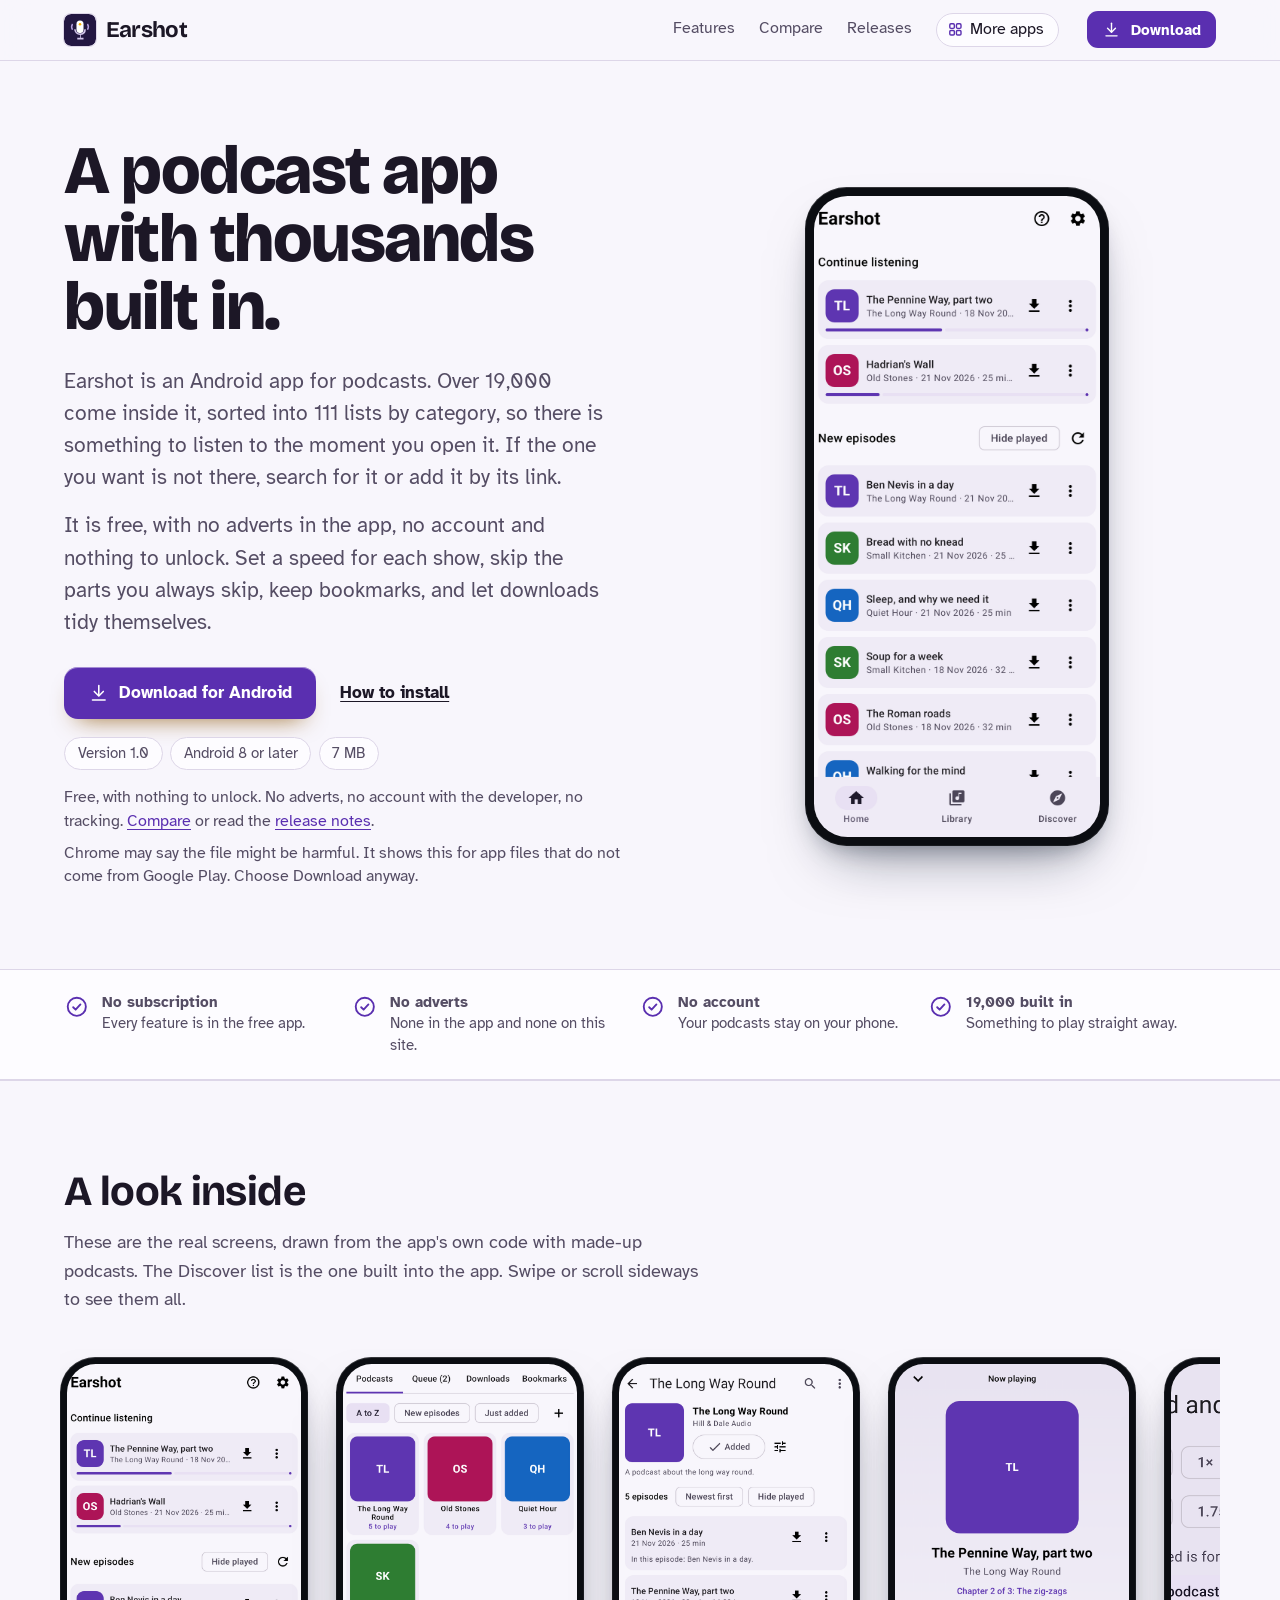
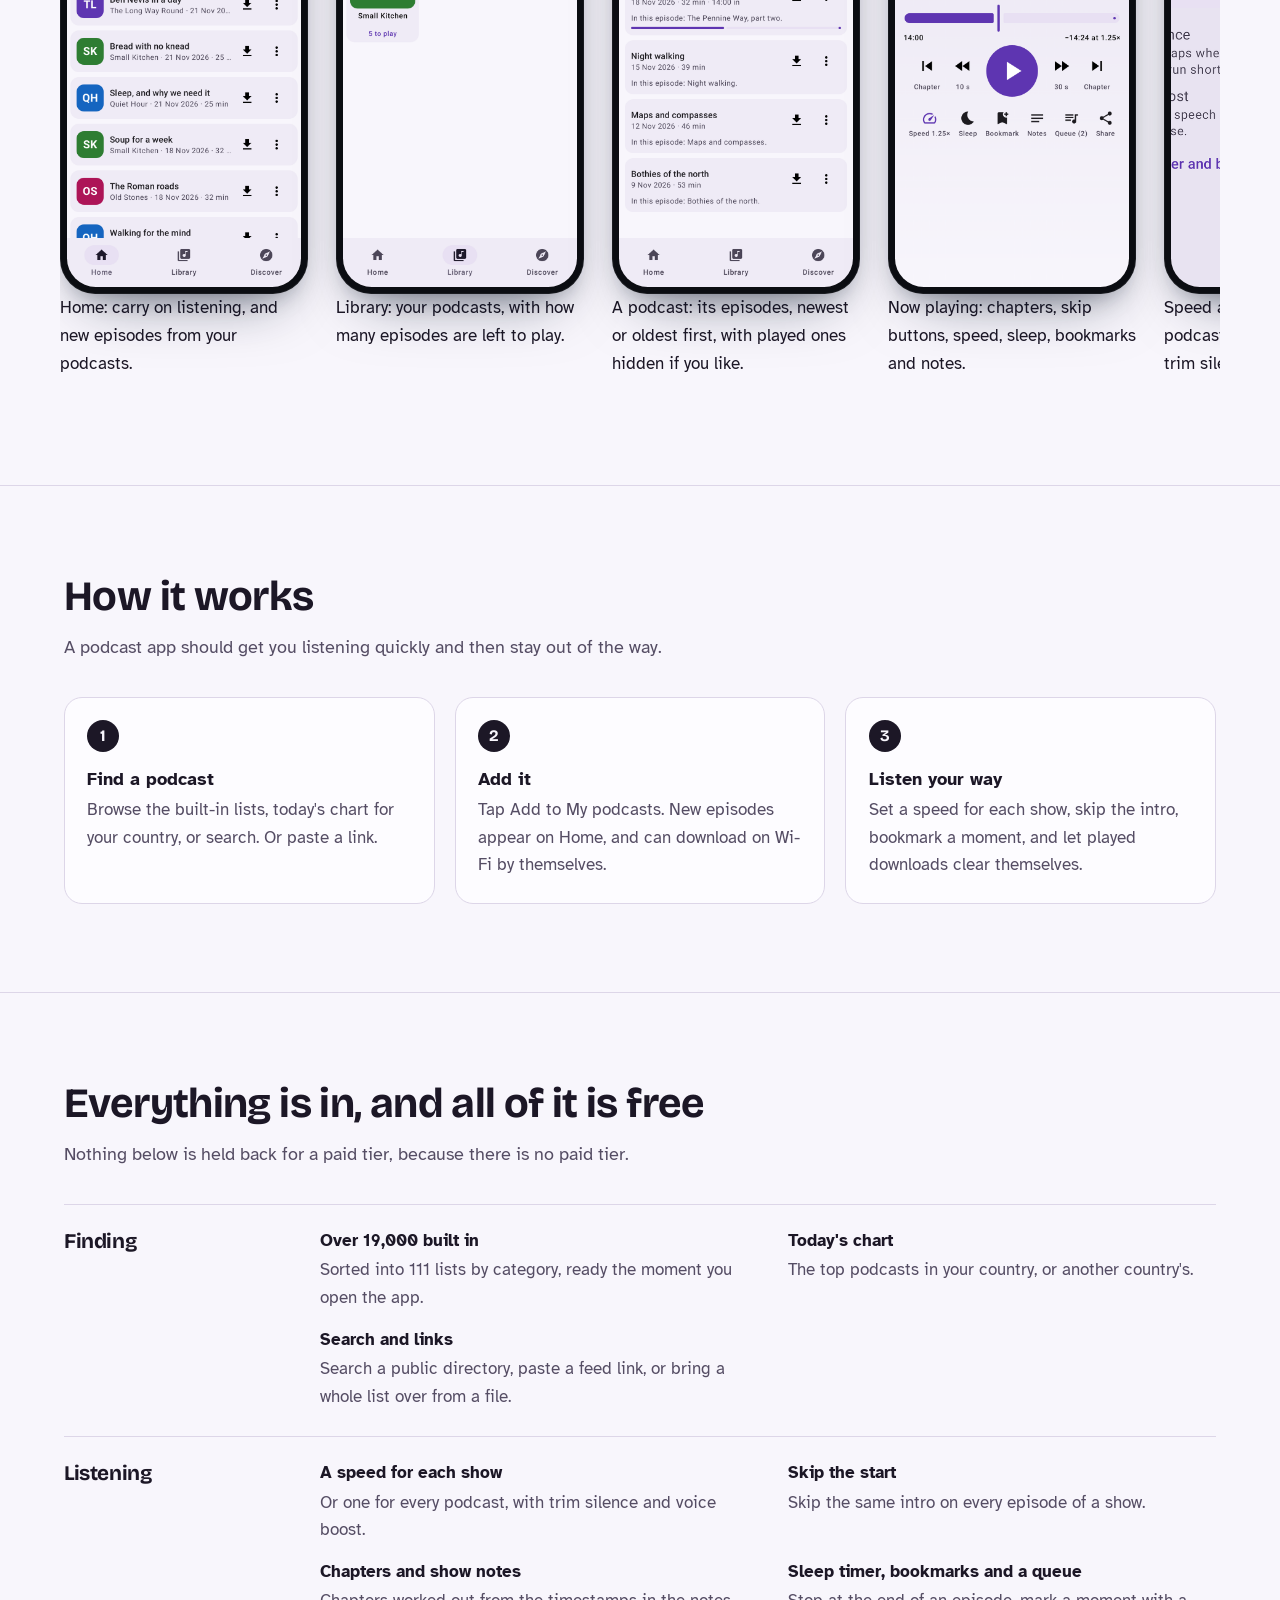
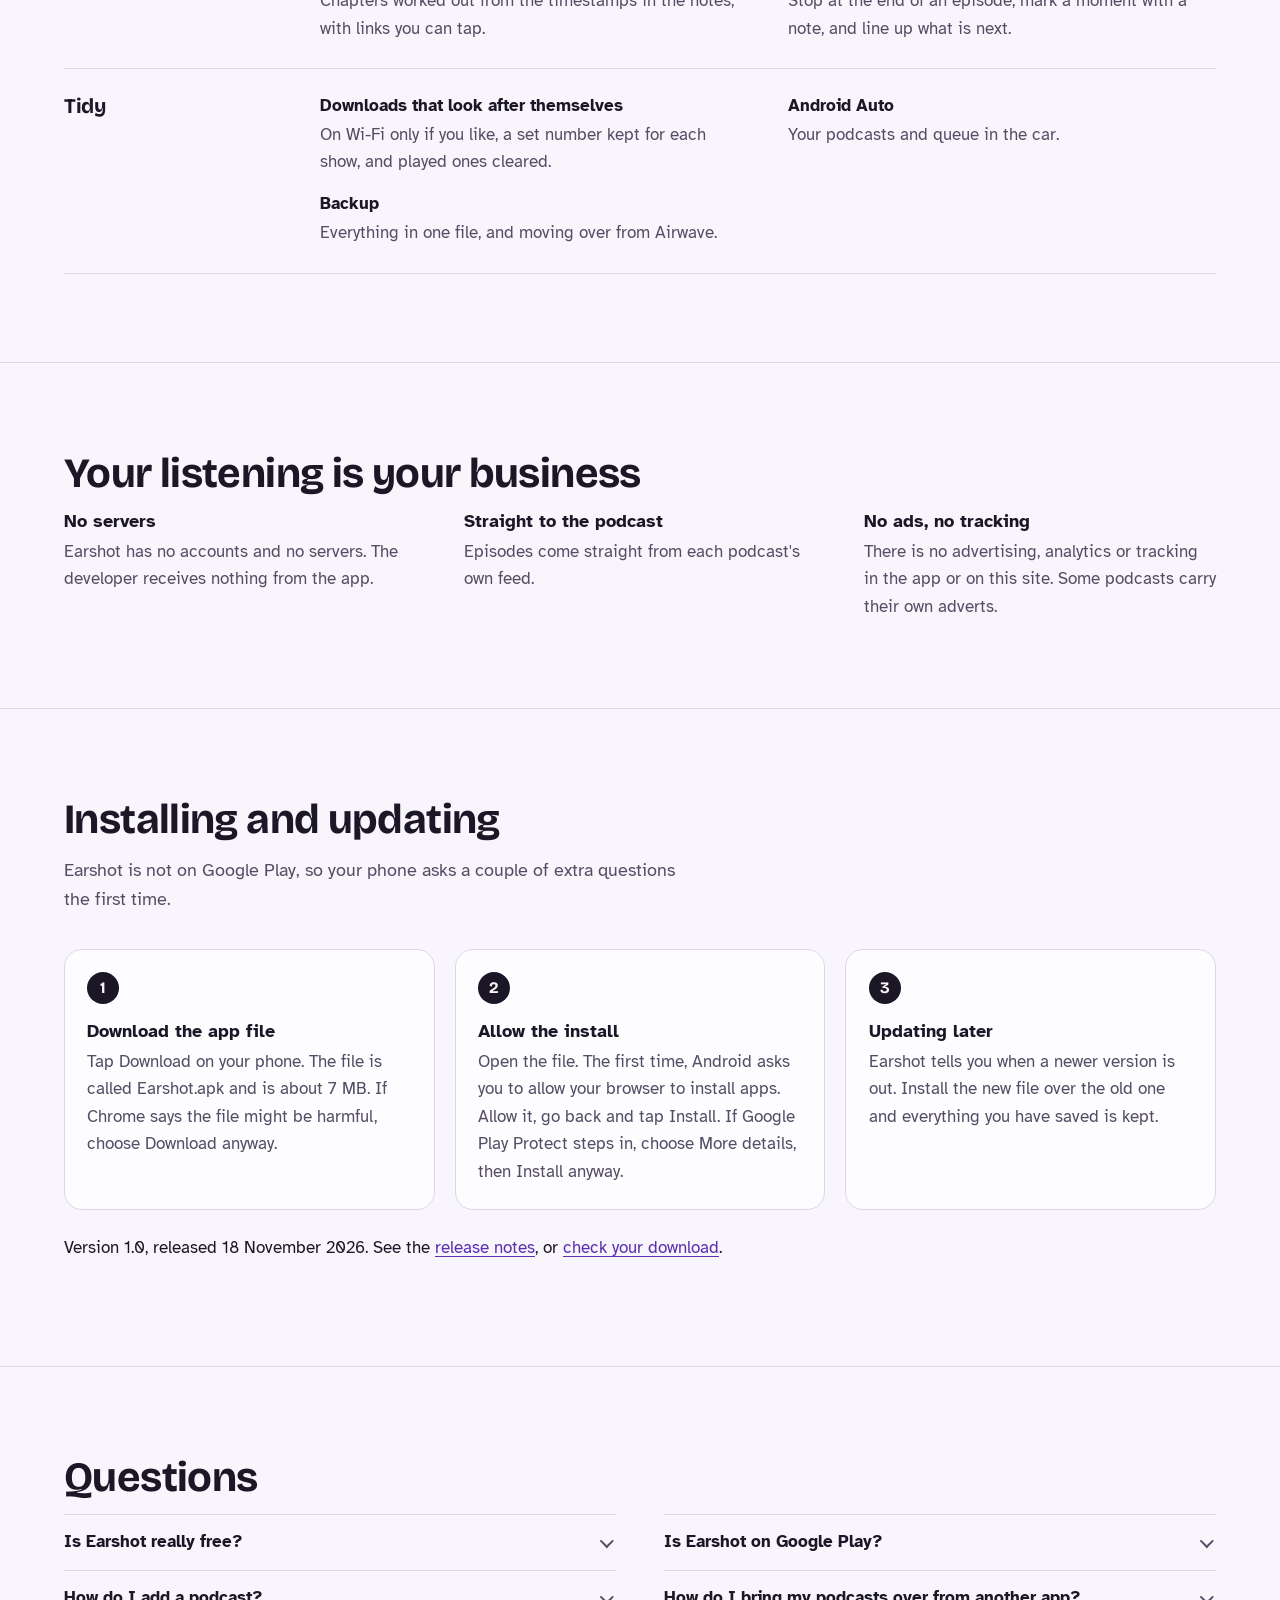
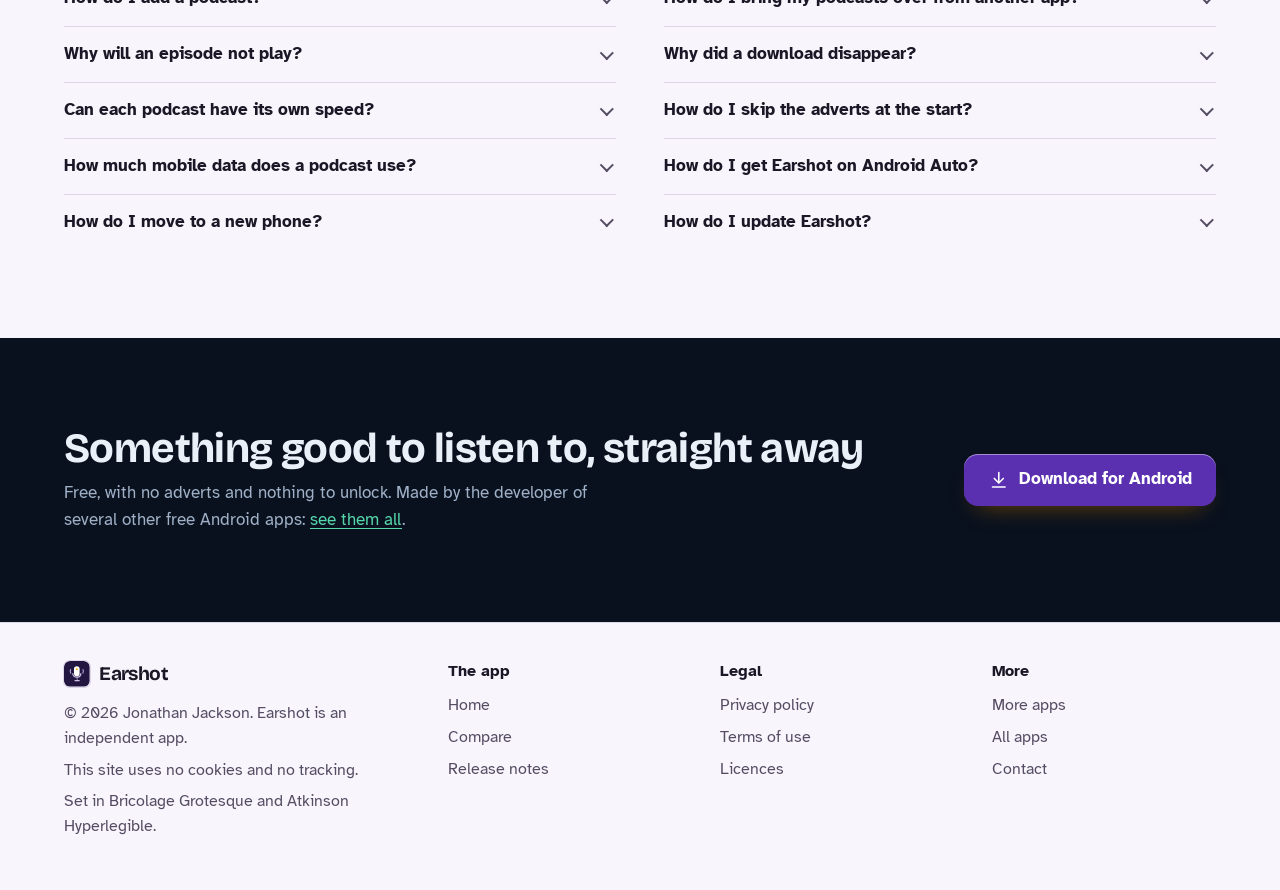
<file: index.html>
<!DOCTYPE html>
<html lang="en-GB">
<head>
<meta charset="utf-8">
<meta name="viewport" content="width=device-width, initial-scale=1">
<title>Earshot: a free podcast app for Android with thousands built in</title>
<meta name="description" content="Earshot is a free podcast app for Android with over 19,000 podcasts built in, sorted by category: a speed for each show, skip the start, bookmarks, a queue, show notes with chapters, tidy downloads and Android Auto. No adverts in the app, no account.">
<meta name="author" content="Jonathan Jackson">
<link rel="canonical" href="https://customgpter.github.io/earshot/">
<meta name="theme-color" content="#f8f6fc" media="(prefers-color-scheme: light)">
<meta name="theme-color" content="#110e17" media="(prefers-color-scheme: dark)">
<meta property="og:type" content="website">
<meta property="og:site_name" content="Earshot">
<meta property="og:title" content="Earshot: a free podcast app for Android with thousands built in">
<meta property="og:description" content="Earshot is a free podcast app for Android with over 19,000 podcasts built in, sorted by category: a speed for each show, skip the start, bookmarks, a queue, show notes with chapters, tidy downloads and Android Auto. No adverts in the app, no account.">
<meta property="og:url" content="https://customgpter.github.io/earshot/">
<meta property="og:image" content="https://customgpter.github.io/earshot/assets/og.png">
<meta property="og:image:width" content="1200">
<meta property="og:image:height" content="630">
<meta property="og:image:alt" content="Earshot&#x27;s home screen with Continue listening and new episodes">
<meta property="og:locale" content="en_GB">
<meta name="twitter:card" content="summary_large_image">
<link rel="icon" href="./assets/favicon.svg" type="image/svg+xml">
<link rel="apple-touch-icon" href="./assets/apple-touch-icon.png">
<link rel="preload" href="./assets/fonts/bricolage-grotesque-latin.woff2" as="font" type="font/woff2" crossorigin>
<link rel="preload" href="./assets/fonts/atkinson-hyperlegible-latin-400-normal.woff2" as="font" type="font/woff2" crossorigin>
<link rel="stylesheet" href="./assets/site.css?v=1">
<link rel="stylesheet" href="./assets/house.css?v=1">
<link rel="stylesheet" href="./assets/apps-list.css?v=1">
<script src="./assets/apps-list.js?v=1" defer></script>
<script type="application/ld+json">{"@context":"https://schema.org","@type":"SoftwareApplication","name":"Earshot","url":"https://customgpter.github.io/earshot/","description":"Earshot is a free podcast app for Android with over 19,000 podcasts built in, sorted by category: a speed for each show, skip the start, bookmarks, a queue, show notes with chapters, tidy downloads and Android Auto. No adverts in the app, no account.","applicationCategory":"MultimediaApplication","operatingSystem":"Android 8 or later","softwareVersion":"1.0","downloadUrl":"https://github.com/CustomGPTer/earshot/releases/latest/download/Earshot.apk","releaseNotes":"https://customgpter.github.io/earshot/releases.html","offers":{"@type":"Offer","price":"0","priceCurrency":"GBP"},"inLanguage":"en-GB","image":"https://customgpter.github.io/earshot/assets/og.png","featureList":["Over 19,000 built in","Today's chart","Search and links","A speed for each show","Skip the start","Chapters and show notes","Sleep timer, bookmarks and a queue","Downloads that look after themselves","Android Auto","Backup"],"author":{"@type":"Person","name":"Jonathan Jackson"}}</script>
<script type="application/ld+json">{"@context":"https://schema.org","@type":"FAQPage","mainEntity":[{"@type":"Question","name":"Is Earshot really free?","acceptedAnswer":{"@type":"Answer","text":"Yes. There is no paid version, no subscription and no adverts in the app, and nothing in it is locked away. Podcasts may still carry their own adverts, as they do in any podcast app."}},{"@type":"Question","name":"Is Earshot on Google Play?","acceptedAnswer":{"@type":"Answer","text":"No. Earshot is a personal project and is downloaded from this site as an Android app file. It needs Android 8 or later."}},{"@type":"Question","name":"How do I add a podcast?","acceptedAnswer":{"@type":"Answer","text":"Open Discover and tap one of the built-in podcasts, or type a name into the search box. Tap Add to My podcasts on its page. To add one by link, go to Library, Podcasts and tap +, then paste the podcast's feed link or the address of its page on Apple Podcasts."}},{"@type":"Question","name":"How do I bring my podcasts over from another app?","acceptedAnswer":{"@type":"Answer","text":"In the other app, look in its settings for Export, or Export subscriptions, and save the OPML file it makes. In Earshot go to Library, Podcasts, tap + and then Choose a file. From Airwave, choose its backup file instead, which is in the phone's Documents folder under Airwave; your place in each episode comes across as well."}},{"@type":"Question","name":"Why will an episode not play?","acceptedAnswer":{"@type":"Answer","text":"Check your internet first. Some podcasts take old episodes down, so try another one. If you downloaded the episode, delete the download and download it again. If a whole podcast will not load, it may have moved: search for it by name and add it again."}},{"@type":"Question","name":"Why did a download disappear?","acceptedAnswer":{"@type":"Answer","text":"Earshot deletes a download a day after you finish the episode, and keeps only the newest five downloads for each podcast, so that the phone does not fill up. Change either rule, or switch it off, under Settings, Downloads. An episode that is in your queue or part-way through is never removed by the second rule."}},{"@type":"Question","name":"Can each podcast have its own speed?","acceptedAnswer":{"@type":"Answer","text":"Yes. On the player tap Speed, pick a speed, then choose Just this podcast. That podcast keeps its speed and everything else follows the speed for every podcast. This works for podcasts you have added."}},{"@type":"Question","name":"How do I skip the adverts at the start?","acceptedAnswer":{"@type":"Answer","text":"Open the podcast's page, tap the sliders button beside Added, and choose how many seconds to skip at the start and at the end of each episode. Earshot skips by the clock, so it suits a podcast that opens the same way every time. It cannot find adverts in the middle of an episode."}},{"@type":"Question","name":"How much mobile data does a podcast use?","acceptedAnswer":{"@type":"Answer","text":"Most podcasts use about 30 to 60 MB an hour. Downloads wait for Wi-Fi unless you change that in Settings, and a downloaded episode uses no data when you play it."}},{"@type":"Question","name":"How do I get Earshot on Android Auto?","acceptedAnswer":{"@type":"Answer","text":"Android Auto hides apps that were not installed from Google Play until you allow them. On the phone open Android Auto's settings, scroll to the bottom, tap Version ten times to switch on developer settings, then open the menu, choose Developer settings and tick Unknown sources."}},{"@type":"Question","name":"How do I move to a new phone?","acceptedAnswer":{"@type":"Answer","text":"In Settings choose Save a backup file. It holds your podcasts, your place in each episode, the queue, your bookmarks and your settings. Copy the file to the new phone, install Earshot and choose Restore from a file. Downloaded episodes are not in the backup."}},{"@type":"Question","name":"How do I update Earshot?","acceptedAnswer":{"@type":"Answer","text":"Earshot looks at its download page about twice a day and shows a notice on the Home tab and in Settings when a newer version is there. Download it and install it over the one you have. Your podcasts, places and settings are kept."}}]}</script>
</head>
<body>
<a class="skip" href="#main">Skip to content</a>
<header class="masthead">
<div class="wrap">
<a class="brand" href="./" aria-label="Earshot home"><svg viewBox="0 0 108 108" aria-hidden="true"><rect width="108" height="108" rx="24" fill="#231742"/><g transform="translate(54 54) scale(1.32) translate(-54 -54)"><path fill="#fff" d="M54 30a9 9 0 0 1 9 9v14a9 9 0 0 1-18 0V39a9 9 0 0 1 9-9z"/><path fill="#d1c4e9" d="M39 52h4a11 11 0 0 0 22 0h4a15 15 0 0 1-13 14.9V74h7v4H47v-4h7v-7.1A15 15 0 0 1 39 52z"/><circle cx="54" cy="39.2" r="3.2" fill="#ffb300"/><path fill="#b39ddb" d="M33.5 37.5l2.9 2.7a11 11 0 0 0 0 11.6l-2.9 2.7a15 15 0 0 1 0-17zM74.5 37.5a15 15 0 0 1 0 17l-2.9-2.7a11 11 0 0 0 0-11.6z"/></g></svg><span>Earshot</span></a>
<nav aria-label="Main"><ul><li><a href="./#features">Features</a></li><li><a href="./compare.html">Compare</a></li><li><a href="./releases.html">Releases</a></li><li><a class="more-apps" href="./more-apps.html"><svg class="ico" viewBox="0 0 24 24" aria-hidden="true"><rect x="4" y="4" width="6.5" height="6.5" rx="1.6"/><rect x="13.5" y="4" width="6.5" height="6.5" rx="1.6"/><rect x="4" y="13.5" width="6.5" height="6.5" rx="1.6"/><rect x="13.5" y="13.5" width="6.5" height="6.5" rx="1.6"/></svg>More apps</a></li></ul></nav>
<a class="button small" href="https://github.com/CustomGPTer/earshot/releases/latest/download/Earshot.apk"><svg class="ico" viewBox="0 0 24 24" aria-hidden="true"><path d="M12 4v11"/><path d="M7 10.5l5 5 5-5"/><path d="M5 20h14"/></svg>Download</a>
</div>
</header>
<main id="main">
<div class="hero">
<div class="wrap hero-grid">
<div class="hero-copy">
<h1>A podcast app with thousands built in.</h1>
<p class="lede">Earshot is an Android app for podcasts. Over 19,000 come inside it, sorted into 111 lists by category, so there is something to listen to the moment you open it. If the one you want is not there, search for it or add it by its link.</p><p class="lede">It is free, with no adverts in the app, no account and nothing to unlock. Set a speed for each show, skip the parts you always skip, keep bookmarks, and let downloads tidy themselves.</p>

<p class="get" id="download"><a class="button" href="https://github.com/CustomGPTer/earshot/releases/latest/download/Earshot.apk"><svg class="ico" viewBox="0 0 24 24" aria-hidden="true"><path d="M12 4v11"/><path d="M7 10.5l5 5 5-5"/><path d="M5 20h14"/></svg>Download for Android</a><a class="aside" href="#install">How to install</a></p>
<ul class="pills"><li>Version 1.0</li><li>Android 8 or later</li><li>7 MB</li></ul>
<p class="facts">Free, with nothing to unlock. No adverts, no account with the developer, no tracking. <a href="compare.html">Compare</a> or read the <a href="releases.html">release notes</a>.</p>
<p class="facts">Chrome may say the file might be harmful. It shows this for app files that do not come from Google Play. Choose Download anyway.</p>
</div>
<div class="hero-phone"><div class="phone"><img src="./assets/screens/home.png" alt="Home: carry on listening, and new episodes from your podcasts." width="393" height="852" fetchpriority="high"></div></div>
</div>
</div>

<section class="promises" aria-label="In short">
<div class="wrap"><ul><li><svg class="ico" viewBox="0 0 24 24" aria-hidden="true"><circle cx="12" cy="12" r="8.5"/><path d="M8.6 12.4l2.3 2.3 4.5-4.9"/></svg><span><b>No subscription</b><span>Every feature is in the free app.</span></span></li><li><svg class="ico" viewBox="0 0 24 24" aria-hidden="true"><circle cx="12" cy="12" r="8.5"/><path d="M8.6 12.4l2.3 2.3 4.5-4.9"/></svg><span><b>No adverts</b><span>None in the app and none on this site.</span></span></li><li><svg class="ico" viewBox="0 0 24 24" aria-hidden="true"><circle cx="12" cy="12" r="8.5"/><path d="M8.6 12.4l2.3 2.3 4.5-4.9"/></svg><span><b>No account</b><span>Your podcasts stay on your phone.</span></span></li><li><svg class="ico" viewBox="0 0 24 24" aria-hidden="true"><circle cx="12" cy="12" r="8.5"/><path d="M8.6 12.4l2.3 2.3 4.5-4.9"/></svg><span><b>19,000 built in</b><span>Something to play straight away.</span></span></li></ul></div>
</section>

<section id="screens" aria-labelledby="screens-h">
<div class="wrap">
<h2 id="screens-h">A look inside</h2>
<p class="intro">These are the real screens, drawn from the app&#x27;s own code with made-up podcasts. The Discover list is the one built into the app. Swipe or scroll sideways to see them all.</p>
<div class="gallery" tabindex="0" role="region" aria-label="Screens from Earshot"><figure class="shot"><div class="phone"><img src="./assets/screens/home.png" alt="Home: carry on listening, and new episodes from your podcasts." width="393" height="852" loading="eager" decoding="async"></div><figcaption>Home: carry on listening, and new episodes from your podcasts.</figcaption></figure><figure class="shot"><div class="phone"><img src="./assets/screens/library.png" alt="Library: your podcasts, with how many episodes are left to play." width="393" height="852" loading="eager" decoding="async"></div><figcaption>Library: your podcasts, with how many episodes are left to play.</figcaption></figure><figure class="shot"><div class="phone"><img src="./assets/screens/podcast.png" alt="A podcast: its episodes, newest or oldest first, with played ones hidden if you like." width="393" height="852" loading="eager" decoding="async"></div><figcaption>A podcast: its episodes, newest or oldest first, with played ones hidden if you like.</figcaption></figure><figure class="shot"><div class="phone"><img src="./assets/screens/player.png" alt="Now playing: chapters, skip buttons, speed, sleep, bookmarks and notes." width="393" height="852" loading="eager" decoding="async"></div><figcaption>Now playing: chapters, skip buttons, speed, sleep, bookmarks and notes.</figcaption></figure><figure class="shot"><div class="phone"><img src="./assets/screens/speed.png" alt="Speed and sound, for every podcast or just this one, with trim silence." width="393" height="852" loading="eager" decoding="async"></div><figcaption>Speed and sound, for every podcast or just this one, with trim silence.</figcaption></figure><figure class="shot"><div class="phone"><img src="./assets/screens/queue.png" alt="The queue: plays top first, drag to change the order." width="393" height="852" loading="eager" decoding="async"></div><figcaption>The queue: plays top first, drag to change the order.</figcaption></figure><figure class="shot"><div class="phone"><img src="./assets/screens/bookmarks.png" alt="Bookmarks, with a note on each." width="393" height="852" loading="eager" decoding="async"></div><figcaption>Bookmarks, with a note on each.</figcaption></figure><figure class="shot"><div class="phone"><img src="./assets/screens/discover.png" alt="Discover: over 19,000 podcasts built in, by category, with today&#x27;s chart." width="393" height="852" loading="eager" decoding="async"></div><figcaption>Discover: over 19,000 podcasts built in, by category, with today&#x27;s chart.</figcaption></figure></div>
</div>
</section>

<section id="how" aria-labelledby="how-h">
<div class="wrap">
<h2 id="how-h">How it works</h2>
<p class="intro">A podcast app should get you listening quickly and then stay out of the way.</p>
<ol class="steps"><li><h3>Find a podcast</h3><p>Browse the built-in lists, today's chart for your country, or search. Or paste a link.</p></li><li><h3>Add it</h3><p>Tap Add to My podcasts. New episodes appear on Home, and can download on Wi-Fi by themselves.</p></li><li><h3>Listen your way</h3><p>Set a speed for each show, skip the intro, bookmark a moment, and let played downloads clear themselves.</p></li></ol>
</div>
</section>

<section id="features" aria-labelledby="features-h">
<div class="wrap">
<h2 id="features-h">Everything is in, and all of it is free</h2>
<p class="intro">Nothing below is held back for a paid tier, because there is no paid tier.</p>
<div class="groups"><div class="group"><h3>Finding</h3><dl><div><dt>Over 19,000 built in</dt><dd>Sorted into 111 lists by category, ready the moment you open the app.</dd></div><div><dt>Today&#x27;s chart</dt><dd>The top podcasts in your country, or another country's.</dd></div><div><dt>Search and links</dt><dd>Search a public directory, paste a feed link, or bring a whole list over from a file.</dd></div></dl></div><div class="group"><h3>Listening</h3><dl><div><dt>A speed for each show</dt><dd>Or one for every podcast, with trim silence and voice boost.</dd></div><div><dt>Skip the start</dt><dd>Skip the same intro on every episode of a show.</dd></div><div><dt>Chapters and show notes</dt><dd>Chapters worked out from the timestamps in the notes, with links you can tap.</dd></div><div><dt>Sleep timer, bookmarks and a queue</dt><dd>Stop at the end of an episode, mark a moment with a note, and line up what is next.</dd></div></dl></div><div class="group"><h3>Tidy</h3><dl><div><dt>Downloads that look after themselves</dt><dd>On Wi-Fi only if you like, a set number kept for each show, and played ones cleared.</dd></div><div><dt>Android Auto</dt><dd>Your podcasts and queue in the car.</dd></div><div><dt>Backup</dt><dd>Everything in one file, and moving over from Airwave.</dd></div></dl></div></div>
</div>
</section>

<section id="privacy" aria-labelledby="privacy-h">
<div class="wrap">
<h2 id="privacy-h">Your listening is your business</h2>
<ul class="plain"><li><h3>No servers</h3><p>Earshot has no accounts and no servers. The developer receives nothing from the app.</p></li><li><h3>Straight to the podcast</h3><p>Episodes come straight from each podcast's own feed.</p></li><li><h3>No ads, no tracking</h3><p>There is no advertising, analytics or tracking in the app or on this site. Some podcasts carry their own adverts.</p></li></ul>
</div>
</section>

<section id="install" aria-labelledby="install-h">
<div class="wrap">
<h2 id="install-h">Installing and updating</h2>
<p class="intro">Earshot is not on Google Play, so your phone asks a couple of extra questions the first time.</p>
<ol class="steps"><li><h3>Download the app file</h3><p>Tap Download on your phone. The file is called Earshot.apk and is about 7 MB. If Chrome says the file might be harmful, choose Download anyway.</p></li><li><h3>Allow the install</h3><p>Open the file. The first time, Android asks you to allow your browser to install apps. Allow it, go back and tap Install. If Google Play Protect steps in, choose More details, then Install anyway.</p></li><li><h3>Updating later</h3><p>Earshot tells you when a newer version is out. Install the new file over the old one and everything you have saved is kept.</p></li></ol>
<p class="after-table">Version 1.0, released 18 November 2026. See the <a href="releases.html">release notes</a>, or <a href="releases.html#checking">check your download</a>.</p>
</div>
</section>

<section id="questions" aria-labelledby="questions-h">
<div class="wrap">
<h2 id="questions-h">Questions</h2>
<div class="faq"><details><summary>Is Earshot really free?</summary><p>Yes. There is no paid version, no subscription and no adverts in the app, and nothing in it is locked away. Podcasts may still carry their own adverts, as they do in any podcast app.</p></details><details><summary>Is Earshot on Google Play?</summary><p>No. Earshot is a personal project and is downloaded from this site as an Android app file. It needs Android 8 or later.</p></details><details><summary>How do I add a podcast?</summary><p>Open Discover and tap one of the built-in podcasts, or type a name into the search box. Tap Add to My podcasts on its page. To add one by link, go to Library, Podcasts and tap +, then paste the podcast's feed link or the address of its page on Apple Podcasts.</p></details><details><summary>How do I bring my podcasts over from another app?</summary><p>In the other app, look in its settings for Export, or Export subscriptions, and save the OPML file it makes. In Earshot go to Library, Podcasts, tap + and then Choose a file. From Airwave, choose its backup file instead, which is in the phone's Documents folder under Airwave; your place in each episode comes across as well.</p></details><details><summary>Why will an episode not play?</summary><p>Check your internet first. Some podcasts take old episodes down, so try another one. If you downloaded the episode, delete the download and download it again. If a whole podcast will not load, it may have moved: search for it by name and add it again.</p></details><details><summary>Why did a download disappear?</summary><p>Earshot deletes a download a day after you finish the episode, and keeps only the newest five downloads for each podcast, so that the phone does not fill up. Change either rule, or switch it off, under Settings, Downloads. An episode that is in your queue or part-way through is never removed by the second rule.</p></details><details><summary>Can each podcast have its own speed?</summary><p>Yes. On the player tap Speed, pick a speed, then choose Just this podcast. That podcast keeps its speed and everything else follows the speed for every podcast. This works for podcasts you have added.</p></details><details><summary>How do I skip the adverts at the start?</summary><p>Open the podcast's page, tap the sliders button beside Added, and choose how many seconds to skip at the start and at the end of each episode. Earshot skips by the clock, so it suits a podcast that opens the same way every time. It cannot find adverts in the middle of an episode.</p></details><details><summary>How much mobile data does a podcast use?</summary><p>Most podcasts use about 30 to 60 MB an hour. Downloads wait for Wi-Fi unless you change that in Settings, and a downloaded episode uses no data when you play it.</p></details><details><summary>How do I get Earshot on Android Auto?</summary><p>Android Auto hides apps that were not installed from Google Play until you allow them. On the phone open Android Auto's settings, scroll to the bottom, tap Version ten times to switch on developer settings, then open the menu, choose Developer settings and tick Unknown sources.</p></details><details><summary>How do I move to a new phone?</summary><p>In Settings choose Save a backup file. It holds your podcasts, your place in each episode, the queue, your bookmarks and your settings. Copy the file to the new phone, install Earshot and choose Restore from a file. Downloaded episodes are not in the backup.</p></details><details><summary>How do I update Earshot?</summary><p>Earshot looks at its download page about twice a day and shows a notice on the Home tab and in Settings when a newer version is there. Download it and install it over the one you have. Your podcasts, places and settings are kept.</p></details></div>
</div>
</section>

<section class="closing" aria-labelledby="closing-h">
<div class="wrap">
<div><h2 id="closing-h">Something good to listen to, straight away</h2><p>Free, with no adverts and nothing to unlock. Made by the developer of several other free Android apps: <a href="more-apps.html">see them all</a>.</p></div>
<a class="button" href="https://github.com/CustomGPTer/earshot/releases/latest/download/Earshot.apk"><svg class="ico" viewBox="0 0 24 24" aria-hidden="true"><path d="M12 4v11"/><path d="M7 10.5l5 5 5-5"/><path d="M5 20h14"/></svg>Download for Android</a>
</div>
</section>
</main>
<footer class="colophon">
<div class="wrap">
<div>
<a class="brand" href="./" aria-label="Earshot home"><svg viewBox="0 0 108 108" aria-hidden="true"><rect width="108" height="108" rx="24" fill="#231742"/><g transform="translate(54 54) scale(1.32) translate(-54 -54)"><path fill="#fff" d="M54 30a9 9 0 0 1 9 9v14a9 9 0 0 1-18 0V39a9 9 0 0 1 9-9z"/><path fill="#d1c4e9" d="M39 52h4a11 11 0 0 0 22 0h4a15 15 0 0 1-13 14.9V74h7v4H47v-4h7v-7.1A15 15 0 0 1 39 52z"/><circle cx="54" cy="39.2" r="3.2" fill="#ffb300"/><path fill="#b39ddb" d="M33.5 37.5l2.9 2.7a11 11 0 0 0 0 11.6l-2.9 2.7a15 15 0 0 1 0-17zM74.5 37.5a15 15 0 0 1 0 17l-2.9-2.7a11 11 0 0 0 0-11.6z"/></g></svg><span>Earshot</span></a>
<p>&copy; 2026 Jonathan Jackson. Earshot is an independent app.</p>
<p>This site uses no cookies and no tracking.</p>
<p>Set in Bricolage Grotesque and Atkinson Hyperlegible.</p>
</div>
<nav aria-label="The app"><h2>The app</h2><ul>
<li><a href="./">Home</a></li>
<li><a href="./compare.html">Compare</a></li>
<li><a href="./releases.html">Release notes</a></li>

</ul></nav>
<nav aria-label="Legal"><h2>Legal</h2><ul>
<li><a href="./privacy.html">Privacy policy</a></li>
<li><a href="./terms.html">Terms of use</a></li>
<li><a href="./licences.html">Licences</a></li>
</ul></nav>
<nav aria-label="More"><h2>More</h2><ul>
<li><a href="./more-apps.html">More apps</a></li>
<li><a href="https://customgpter.github.io/">All apps</a></li>
<li><a href="https://github.com/CustomGPTer/earshot/issues">Contact</a></li>
</ul></nav>
</div>
</footer>
</body>
</html>
</file>
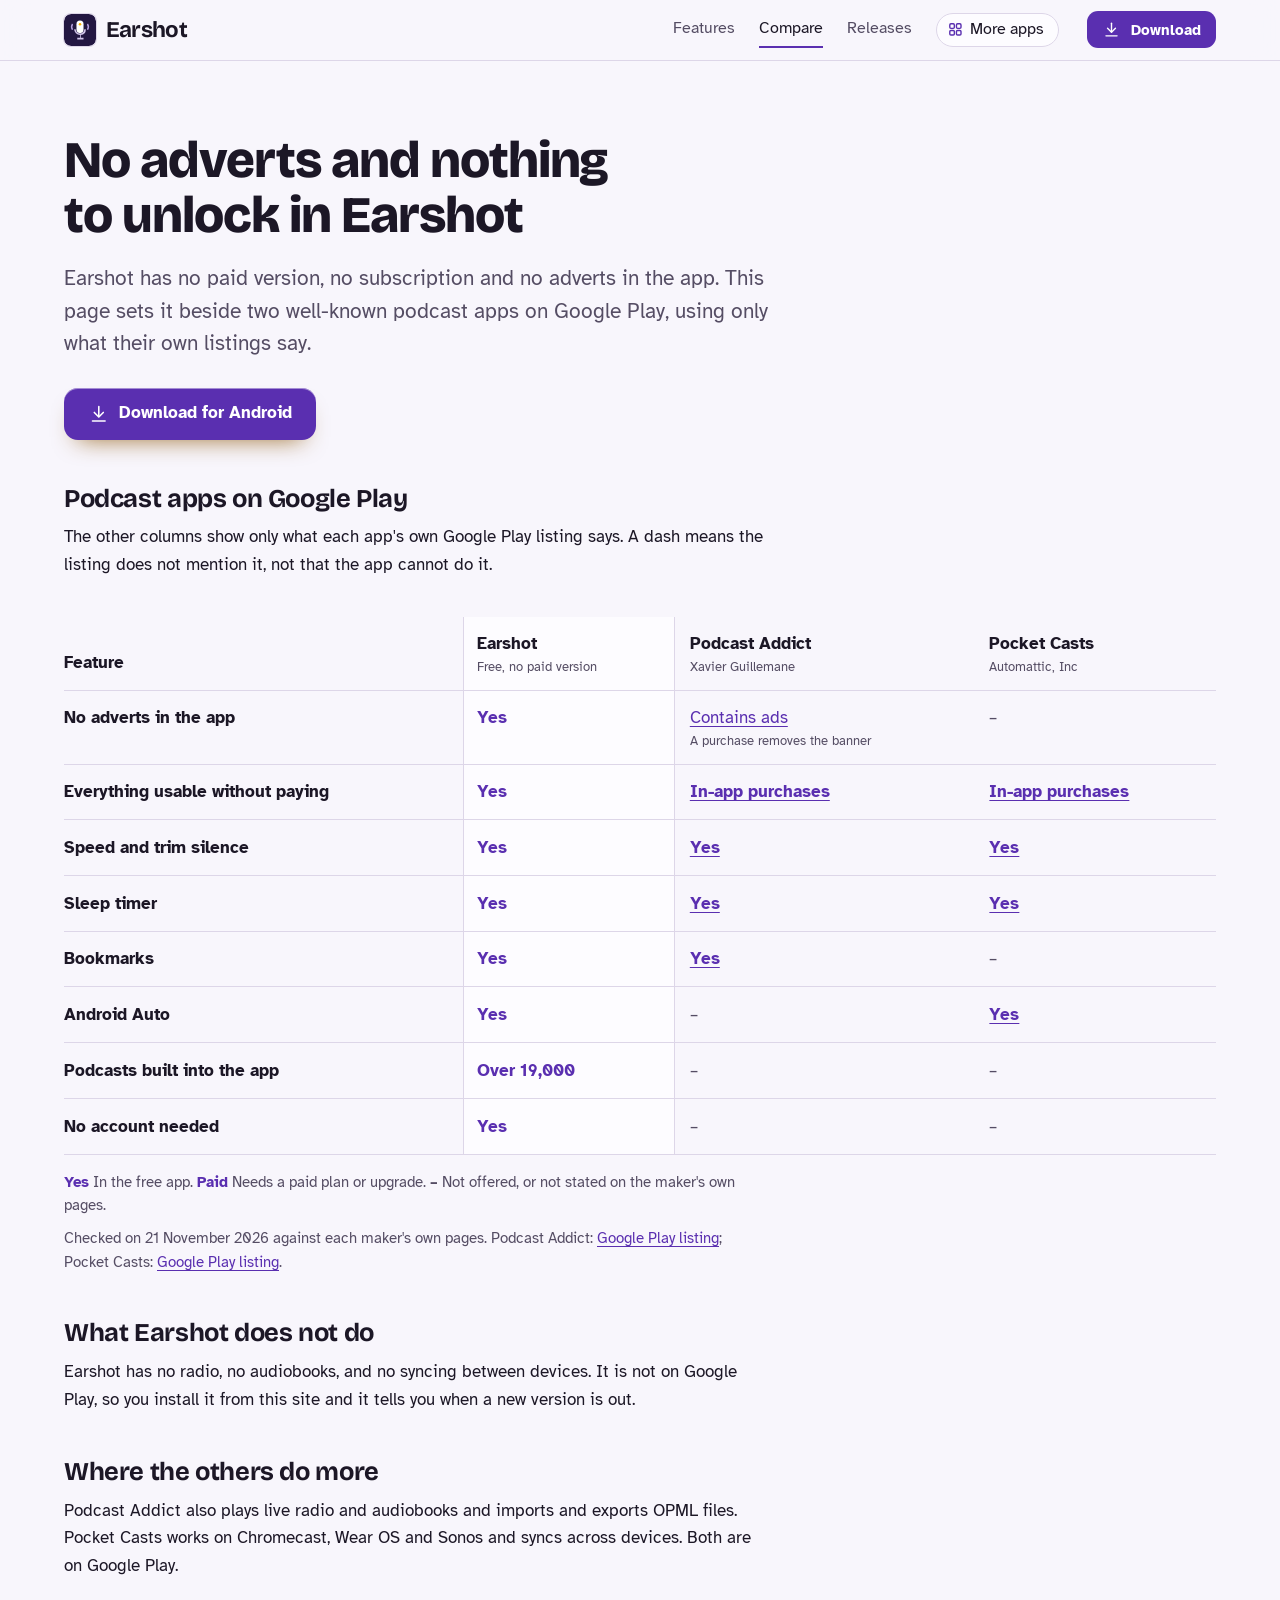
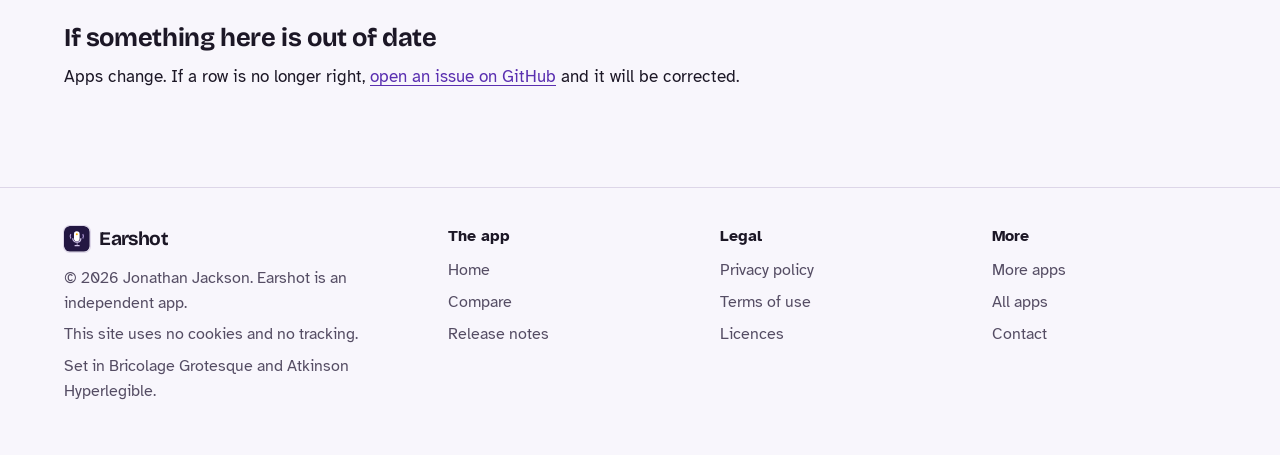
<file: compare.html>
<!DOCTYPE html>
<html lang="en-GB">
<head>
<meta charset="utf-8">
<meta name="viewport" content="width=device-width, initial-scale=1">
<title>Earshot compared with other podcast apps</title>
<meta name="description" content="How Earshot compares with Podcast Addict and Pocket Casts, row by row, with each claim linked to the app&#x27;s own Google Play listing.">
<meta name="author" content="Jonathan Jackson">
<link rel="canonical" href="https://customgpter.github.io/earshot/compare.html">
<meta name="theme-color" content="#f8f6fc" media="(prefers-color-scheme: light)">
<meta name="theme-color" content="#110e17" media="(prefers-color-scheme: dark)">
<meta property="og:type" content="website">
<meta property="og:site_name" content="Earshot">
<meta property="og:title" content="Earshot compared with other podcast apps">
<meta property="og:description" content="How Earshot compares with Podcast Addict and Pocket Casts, row by row, with each claim linked to the app&#x27;s own Google Play listing.">
<meta property="og:url" content="https://customgpter.github.io/earshot/compare.html">
<meta property="og:image" content="https://customgpter.github.io/earshot/assets/og.png">
<meta property="og:image:width" content="1200">
<meta property="og:image:height" content="630">
<meta property="og:image:alt" content="Earshot&#x27;s home screen with Continue listening and new episodes">
<meta property="og:locale" content="en_GB">
<meta name="twitter:card" content="summary_large_image">
<link rel="icon" href="./assets/favicon.svg" type="image/svg+xml">
<link rel="apple-touch-icon" href="./assets/apple-touch-icon.png">
<link rel="preload" href="./assets/fonts/bricolage-grotesque-latin.woff2" as="font" type="font/woff2" crossorigin>
<link rel="preload" href="./assets/fonts/atkinson-hyperlegible-latin-400-normal.woff2" as="font" type="font/woff2" crossorigin>
<link rel="stylesheet" href="./assets/site.css?v=1">
<link rel="stylesheet" href="./assets/house.css?v=1">
<link rel="stylesheet" href="./assets/apps-list.css?v=1">
<script src="./assets/apps-list.js?v=1" defer></script>
</head>
<body>
<a class="skip" href="#main">Skip to content</a>
<header class="masthead">
<div class="wrap">
<a class="brand" href="./" aria-label="Earshot home"><svg viewBox="0 0 108 108" aria-hidden="true"><rect width="108" height="108" rx="24" fill="#231742"/><g transform="translate(54 54) scale(1.32) translate(-54 -54)"><path fill="#fff" d="M54 30a9 9 0 0 1 9 9v14a9 9 0 0 1-18 0V39a9 9 0 0 1 9-9z"/><path fill="#d1c4e9" d="M39 52h4a11 11 0 0 0 22 0h4a15 15 0 0 1-13 14.9V74h7v4H47v-4h7v-7.1A15 15 0 0 1 39 52z"/><circle cx="54" cy="39.2" r="3.2" fill="#ffb300"/><path fill="#b39ddb" d="M33.5 37.5l2.9 2.7a11 11 0 0 0 0 11.6l-2.9 2.7a15 15 0 0 1 0-17zM74.5 37.5a15 15 0 0 1 0 17l-2.9-2.7a11 11 0 0 0 0-11.6z"/></g></svg><span>Earshot</span></a>
<nav aria-label="Main"><ul><li><a href="./#features">Features</a></li><li><a href="./compare.html" aria-current="page">Compare</a></li><li><a href="./releases.html">Releases</a></li><li><a class="more-apps" href="./more-apps.html"><svg class="ico" viewBox="0 0 24 24" aria-hidden="true"><rect x="4" y="4" width="6.5" height="6.5" rx="1.6"/><rect x="13.5" y="4" width="6.5" height="6.5" rx="1.6"/><rect x="4" y="13.5" width="6.5" height="6.5" rx="1.6"/><rect x="13.5" y="13.5" width="6.5" height="6.5" rx="1.6"/></svg>More apps</a></li></ul></nav>
<a class="button small" href="https://github.com/CustomGPTer/earshot/releases/latest/download/Earshot.apk"><svg class="ico" viewBox="0 0 24 24" aria-hidden="true"><path d="M12 4v11"/><path d="M7 10.5l5 5 5-5"/><path d="M5 20h14"/></svg>Download</a>
</div>
</header>
<main id="main" class="doc">
<div class="wrap">
<div class="measure">
<h1>No adverts and nothing to unlock in Earshot</h1>
<p class="lede">Earshot has no paid version, no subscription and no adverts in the app. This page sets it beside two well-known podcast apps on Google Play, using only what their own listings say.</p>
<p class="get"><a class="button" href="https://github.com/CustomGPTer/earshot/releases/latest/download/Earshot.apk"><svg class="ico" viewBox="0 0 24 24" aria-hidden="true"><path d="M12 4v11"/><path d="M7 10.5l5 5 5-5"/><path d="M5 20h14"/></svg>Download for Android</a></p>
<h2 id="table">Podcast apps on Google Play</h2>
<p>The other columns show only what each app's own Google Play listing says. A dash means the listing does not mention it, not that the app cannot do it.</p>
</div>
<div class="scroll">
<table class="cmp">
<thead><tr><th scope="col">Feature</th><th scope="col" class="ours">Earshot<small>Free, no paid version</small></th><th scope="col">Podcast Addict<small>Xavier Guillemane</small></th><th scope="col">Pocket Casts<small>Automattic, Inc</small></th></tr></thead>
<tbody>
<tr><th scope="row">No adverts in the app</th><td class="yes ours"><span class="app">Earshot</span><span class="v">Yes</span></td><td class="na"><span class="app">Podcast Addict</span><span class="v"><a href="https://play.google.com/store/apps/details?id=com.bambuna.podcastaddict&hl=en_US">Contains ads</a><small>A purchase removes the banner</small></span></td><td class="na"><span class="app">Pocket Casts</span><span class="v">&ndash;</span></td></tr>
<tr><th scope="row">Everything usable without paying</th><td class="yes ours"><span class="app">Earshot</span><span class="v">Yes</span></td><td class="pay"><span class="app">Podcast Addict</span><span class="v"><a href="https://play.google.com/store/apps/details?id=com.bambuna.podcastaddict&hl=en_US">In-app purchases</a></span></td><td class="pay"><span class="app">Pocket Casts</span><span class="v"><a href="https://play.google.com/store/apps/details?id=au.com.shiftyjelly.pocketcasts&hl=en">In-app purchases</a></span></td></tr>
<tr><th scope="row">Speed and trim silence</th><td class="yes ours"><span class="app">Earshot</span><span class="v">Yes</span></td><td class="yes"><span class="app">Podcast Addict</span><span class="v"><a href="https://play.google.com/store/apps/details?id=com.bambuna.podcastaddict&hl=en_US">Yes</a></span></td><td class="yes"><span class="app">Pocket Casts</span><span class="v"><a href="https://play.google.com/store/apps/details?id=au.com.shiftyjelly.pocketcasts&hl=en">Yes</a></span></td></tr>
<tr><th scope="row">Sleep timer</th><td class="yes ours"><span class="app">Earshot</span><span class="v">Yes</span></td><td class="yes"><span class="app">Podcast Addict</span><span class="v"><a href="https://play.google.com/store/apps/details?id=com.bambuna.podcastaddict&hl=en_US">Yes</a></span></td><td class="yes"><span class="app">Pocket Casts</span><span class="v"><a href="https://play.google.com/store/apps/details?id=au.com.shiftyjelly.pocketcasts&hl=en">Yes</a></span></td></tr>
<tr><th scope="row">Bookmarks</th><td class="yes ours"><span class="app">Earshot</span><span class="v">Yes</span></td><td class="yes"><span class="app">Podcast Addict</span><span class="v"><a href="https://play.google.com/store/apps/details?id=com.bambuna.podcastaddict&hl=en_US">Yes</a></span></td><td class="na"><span class="app">Pocket Casts</span><span class="v">&ndash;</span></td></tr>
<tr><th scope="row">Android Auto</th><td class="yes ours"><span class="app">Earshot</span><span class="v">Yes</span></td><td class="na"><span class="app">Podcast Addict</span><span class="v">&ndash;</span></td><td class="yes"><span class="app">Pocket Casts</span><span class="v"><a href="https://play.google.com/store/apps/details?id=au.com.shiftyjelly.pocketcasts&hl=en">Yes</a></span></td></tr>
<tr><th scope="row">Podcasts built into the app</th><td class="yes ours"><span class="app">Earshot</span><span class="v">Over 19,000</span></td><td class="na"><span class="app">Podcast Addict</span><span class="v">&ndash;</span></td><td class="na"><span class="app">Pocket Casts</span><span class="v">&ndash;</span></td></tr>
<tr><th scope="row">No account needed</th><td class="yes ours"><span class="app">Earshot</span><span class="v">Yes</span></td><td class="na"><span class="app">Podcast Addict</span><span class="v">&ndash;</span></td><td class="na"><span class="app">Pocket Casts</span><span class="v">&ndash;</span></td></tr>
</tbody>
</table>
</div>
<div class="measure">
<p class="key"><strong class="yes">Yes</strong> In the free app. <strong class="pay">Paid</strong> Needs a paid plan or upgrade. <strong>&ndash;</strong> Not offered, or not stated on the maker's own pages.</p>
<p class="key">Checked on 21 November 2026 against each maker's own pages. Podcast Addict: <a href="https://play.google.com/store/apps/details?id=com.bambuna.podcastaddict&hl=en_US">Google Play listing</a>; Pocket Casts: <a href="https://play.google.com/store/apps/details?id=au.com.shiftyjelly.pocketcasts&hl=en">Google Play listing</a>.</p>
<h2>What Earshot does not do</h2><p>Earshot has no radio, no audiobooks, and no syncing between devices. It is not on Google Play, so you install it from this site and it tells you when a new version is out.</p><h2>Where the others do more</h2><p>Podcast Addict also plays live radio and audiobooks and imports and exports OPML files. Pocket Casts works on Chromecast, Wear OS and Sonos and syncs across devices. Both are on Google Play.</p>
<h2 id="wrong">If something here is out of date</h2>
<p>Apps change. If a row is no longer right, <a href="https://github.com/CustomGPTer/earshot/issues">open an issue on GitHub</a> and it will be corrected.</p>
</div>
</div>
</main>
<footer class="colophon">
<div class="wrap">
<div>
<a class="brand" href="./" aria-label="Earshot home"><svg viewBox="0 0 108 108" aria-hidden="true"><rect width="108" height="108" rx="24" fill="#231742"/><g transform="translate(54 54) scale(1.32) translate(-54 -54)"><path fill="#fff" d="M54 30a9 9 0 0 1 9 9v14a9 9 0 0 1-18 0V39a9 9 0 0 1 9-9z"/><path fill="#d1c4e9" d="M39 52h4a11 11 0 0 0 22 0h4a15 15 0 0 1-13 14.9V74h7v4H47v-4h7v-7.1A15 15 0 0 1 39 52z"/><circle cx="54" cy="39.2" r="3.2" fill="#ffb300"/><path fill="#b39ddb" d="M33.5 37.5l2.9 2.7a11 11 0 0 0 0 11.6l-2.9 2.7a15 15 0 0 1 0-17zM74.5 37.5a15 15 0 0 1 0 17l-2.9-2.7a11 11 0 0 0 0-11.6z"/></g></svg><span>Earshot</span></a>
<p>&copy; 2026 Jonathan Jackson. Earshot is an independent app.</p>
<p>This site uses no cookies and no tracking.</p>
<p>Set in Bricolage Grotesque and Atkinson Hyperlegible.</p>
</div>
<nav aria-label="The app"><h2>The app</h2><ul>
<li><a href="./">Home</a></li>
<li><a href="./compare.html">Compare</a></li>
<li><a href="./releases.html">Release notes</a></li>

</ul></nav>
<nav aria-label="Legal"><h2>Legal</h2><ul>
<li><a href="./privacy.html">Privacy policy</a></li>
<li><a href="./terms.html">Terms of use</a></li>
<li><a href="./licences.html">Licences</a></li>
</ul></nav>
<nav aria-label="More"><h2>More</h2><ul>
<li><a href="./more-apps.html">More apps</a></li>
<li><a href="https://customgpter.github.io/">All apps</a></li>
<li><a href="https://github.com/CustomGPTer/earshot/issues">Contact</a></li>
</ul></nav>
</div>
</footer>
</body>
</html>
</file>
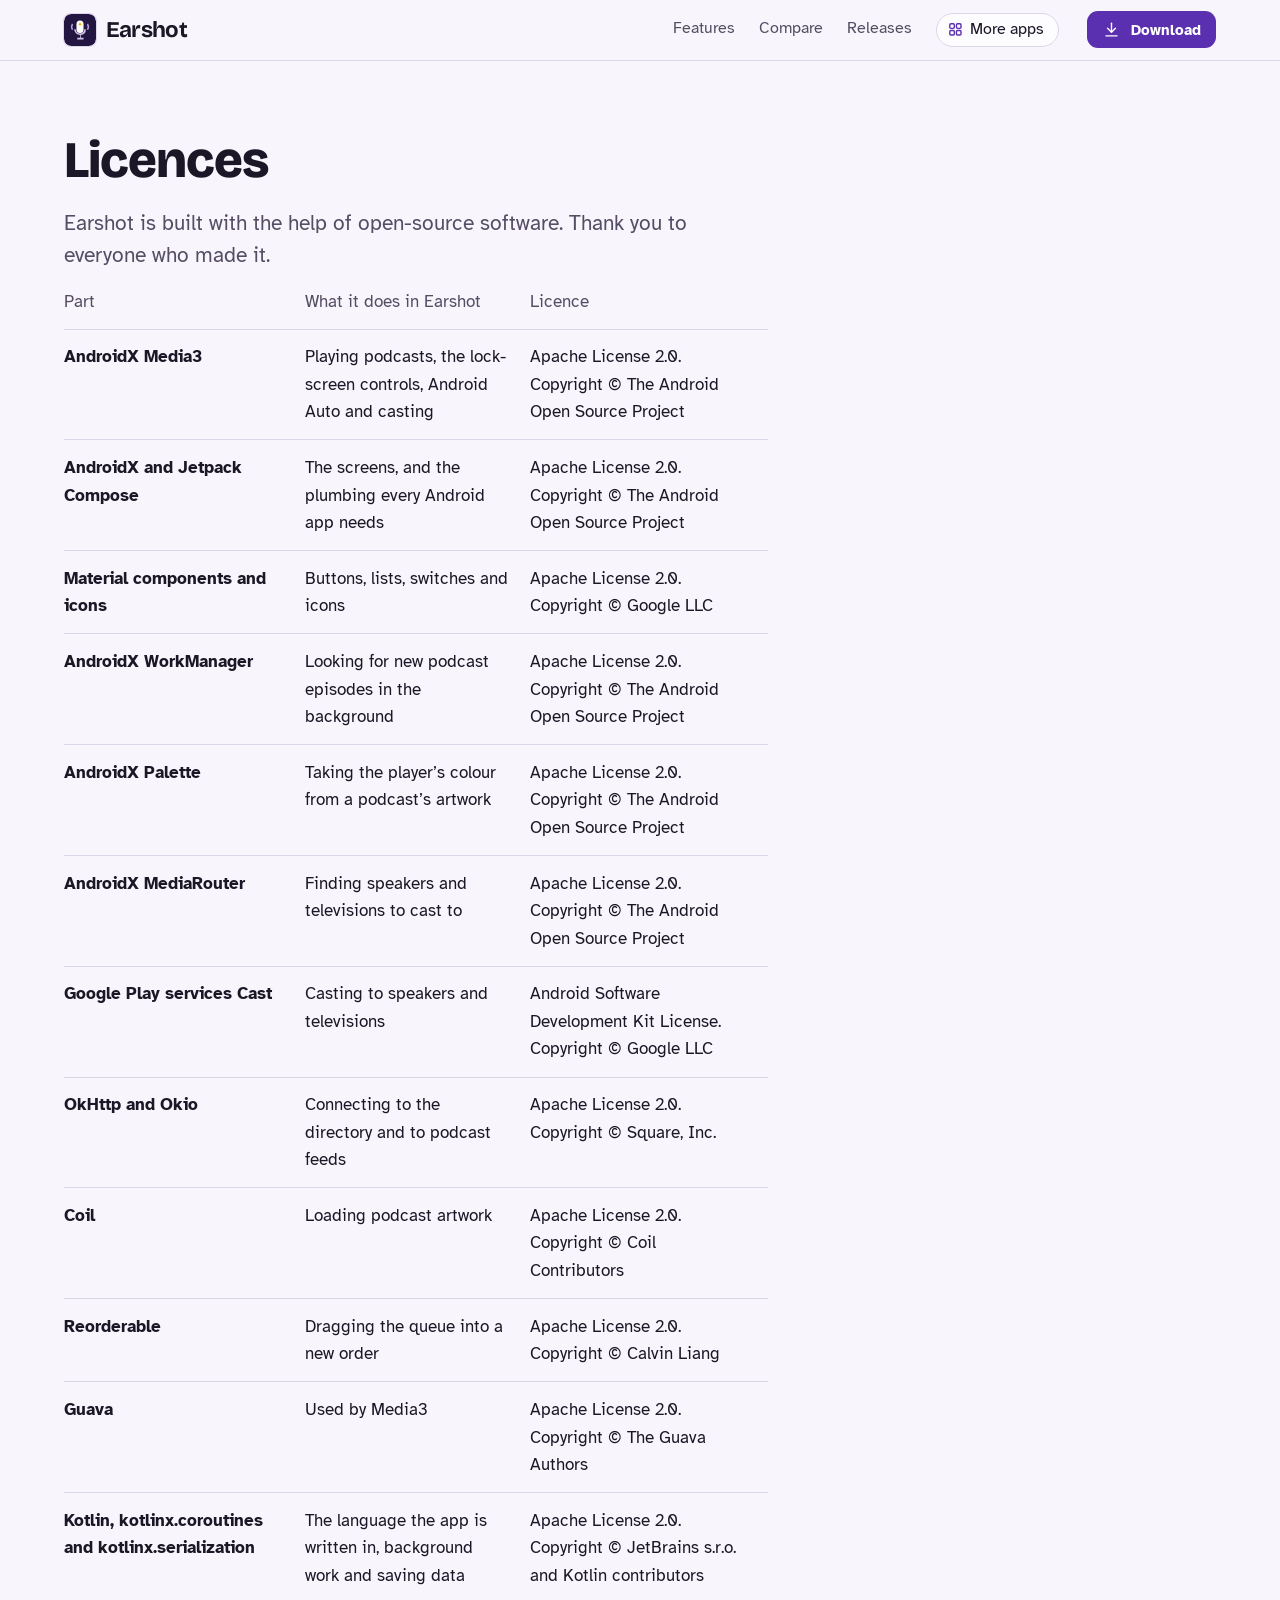
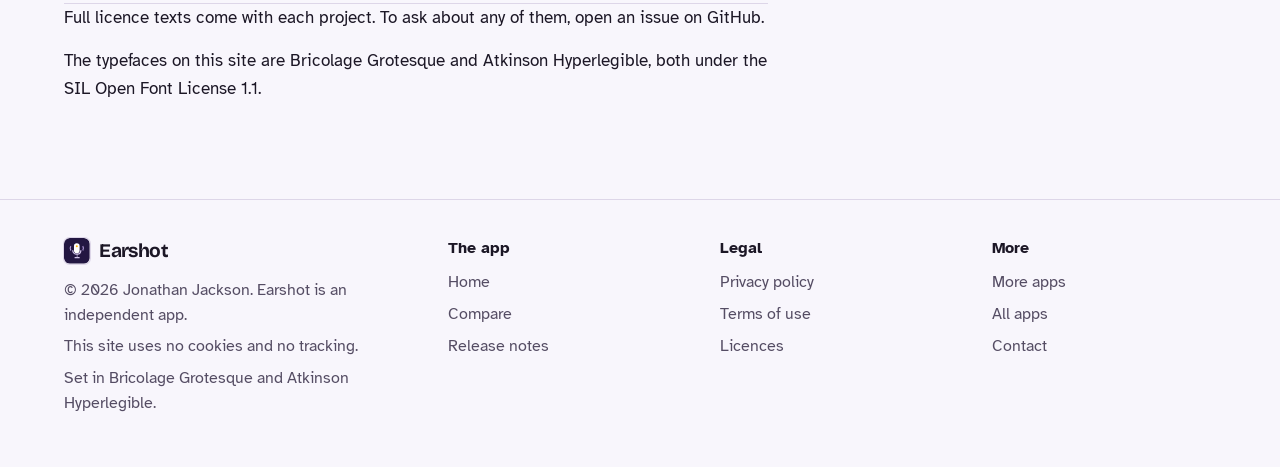
<file: licences.html>
<!DOCTYPE html>
<html lang="en-GB">
<head>
<meta charset="utf-8">
<meta name="viewport" content="width=device-width, initial-scale=1">
<title>Earshot licences</title>
<meta name="description" content="The open-source parts inside Earshot and their licences.">
<meta name="author" content="Jonathan Jackson">
<link rel="canonical" href="https://customgpter.github.io/earshot/licences.html">
<meta name="theme-color" content="#f8f6fc" media="(prefers-color-scheme: light)">
<meta name="theme-color" content="#110e17" media="(prefers-color-scheme: dark)">
<meta property="og:type" content="website">
<meta property="og:site_name" content="Earshot">
<meta property="og:title" content="Earshot licences">
<meta property="og:description" content="The open-source parts inside Earshot and their licences.">
<meta property="og:url" content="https://customgpter.github.io/earshot/licences.html">
<meta property="og:image" content="https://customgpter.github.io/earshot/assets/og.png">
<meta property="og:image:width" content="1200">
<meta property="og:image:height" content="630">
<meta property="og:image:alt" content="Earshot&#x27;s home screen with Continue listening and new episodes">
<meta property="og:locale" content="en_GB">
<meta name="twitter:card" content="summary_large_image">
<link rel="icon" href="./assets/favicon.svg" type="image/svg+xml">
<link rel="apple-touch-icon" href="./assets/apple-touch-icon.png">
<link rel="preload" href="./assets/fonts/bricolage-grotesque-latin.woff2" as="font" type="font/woff2" crossorigin>
<link rel="preload" href="./assets/fonts/atkinson-hyperlegible-latin-400-normal.woff2" as="font" type="font/woff2" crossorigin>
<link rel="stylesheet" href="./assets/site.css?v=1">
<link rel="stylesheet" href="./assets/house.css?v=1">
<link rel="stylesheet" href="./assets/apps-list.css?v=1">
<script src="./assets/apps-list.js?v=1" defer></script>
</head>
<body>
<a class="skip" href="#main">Skip to content</a>
<header class="masthead">
<div class="wrap">
<a class="brand" href="./" aria-label="Earshot home"><svg viewBox="0 0 108 108" aria-hidden="true"><rect width="108" height="108" rx="24" fill="#231742"/><g transform="translate(54 54) scale(1.32) translate(-54 -54)"><path fill="#fff" d="M54 30a9 9 0 0 1 9 9v14a9 9 0 0 1-18 0V39a9 9 0 0 1 9-9z"/><path fill="#d1c4e9" d="M39 52h4a11 11 0 0 0 22 0h4a15 15 0 0 1-13 14.9V74h7v4H47v-4h7v-7.1A15 15 0 0 1 39 52z"/><circle cx="54" cy="39.2" r="3.2" fill="#ffb300"/><path fill="#b39ddb" d="M33.5 37.5l2.9 2.7a11 11 0 0 0 0 11.6l-2.9 2.7a15 15 0 0 1 0-17zM74.5 37.5a15 15 0 0 1 0 17l-2.9-2.7a11 11 0 0 0 0-11.6z"/></g></svg><span>Earshot</span></a>
<nav aria-label="Main"><ul><li><a href="./#features">Features</a></li><li><a href="./compare.html">Compare</a></li><li><a href="./releases.html">Releases</a></li><li><a class="more-apps" href="./more-apps.html"><svg class="ico" viewBox="0 0 24 24" aria-hidden="true"><rect x="4" y="4" width="6.5" height="6.5" rx="1.6"/><rect x="13.5" y="4" width="6.5" height="6.5" rx="1.6"/><rect x="4" y="13.5" width="6.5" height="6.5" rx="1.6"/><rect x="13.5" y="13.5" width="6.5" height="6.5" rx="1.6"/></svg>More apps</a></li></ul></nav>
<a class="button small" href="https://github.com/CustomGPTer/earshot/releases/latest/download/Earshot.apk"><svg class="ico" viewBox="0 0 24 24" aria-hidden="true"><path d="M12 4v11"/><path d="M7 10.5l5 5 5-5"/><path d="M5 20h14"/></svg>Download</a>
</div>
</header>
<main id="main" class="doc">
<div class="wrap">
<div class="measure">
<h1>Licences</h1>
<p class="lede">Earshot is built with the help of open-source software. Thank you to everyone who made it.</p>
<div class="scroll"><table><thead><tr><th scope="col">Part</th><th scope="col">What it does in Earshot</th><th scope="col">Licence</th></tr></thead><tbody><tr><th scope="row">AndroidX Media3</th><td>Playing podcasts, the lock-screen controls, Android Auto and casting</td><td>Apache License 2.0. Copyright &copy; The Android Open Source Project</td></tr><tr><th scope="row">AndroidX and Jetpack Compose</th><td>The screens, and the plumbing every Android app needs</td><td>Apache License 2.0. Copyright &copy; The Android Open Source Project</td></tr><tr><th scope="row">Material components and icons</th><td>Buttons, lists, switches and icons</td><td>Apache License 2.0. Copyright &copy; Google LLC</td></tr><tr><th scope="row">AndroidX WorkManager</th><td>Looking for new podcast episodes in the background</td><td>Apache License 2.0. Copyright &copy; The Android Open Source Project</td></tr><tr><th scope="row">AndroidX Palette</th><td>Taking the player&rsquo;s colour from a podcast&rsquo;s artwork</td><td>Apache License 2.0. Copyright &copy; The Android Open Source Project</td></tr><tr><th scope="row">AndroidX MediaRouter</th><td>Finding speakers and televisions to cast to</td><td>Apache License 2.0. Copyright &copy; The Android Open Source Project</td></tr><tr><th scope="row">Google Play services Cast</th><td>Casting to speakers and televisions</td><td>Android Software Development Kit License. Copyright &copy; Google LLC</td></tr><tr><th scope="row">OkHttp and Okio</th><td>Connecting to the directory and to podcast feeds</td><td>Apache License 2.0. Copyright &copy; Square, Inc.</td></tr><tr><th scope="row">Coil</th><td>Loading podcast artwork</td><td>Apache License 2.0. Copyright &copy; Coil Contributors</td></tr><tr><th scope="row">Reorderable</th><td>Dragging the queue into a new order</td><td>Apache License 2.0. Copyright &copy; Calvin Liang</td></tr><tr><th scope="row">Guava</th><td>Used by Media3</td><td>Apache License 2.0. Copyright &copy; The Guava Authors</td></tr><tr><th scope="row">Kotlin, kotlinx.coroutines and kotlinx.serialization</th><td>The language the app is written in, background work and saving data</td><td>Apache License 2.0. Copyright &copy; JetBrains s.r.o. and Kotlin contributors</td></tr></tbody></table></div>
<p>Full licence texts come with each project. To ask about any of them, open an issue on GitHub.</p>
<p>The typefaces on this site are Bricolage Grotesque and Atkinson Hyperlegible, both under the SIL Open Font License 1.1.</p>
</div>
</div>
</main>
<footer class="colophon">
<div class="wrap">
<div>
<a class="brand" href="./" aria-label="Earshot home"><svg viewBox="0 0 108 108" aria-hidden="true"><rect width="108" height="108" rx="24" fill="#231742"/><g transform="translate(54 54) scale(1.32) translate(-54 -54)"><path fill="#fff" d="M54 30a9 9 0 0 1 9 9v14a9 9 0 0 1-18 0V39a9 9 0 0 1 9-9z"/><path fill="#d1c4e9" d="M39 52h4a11 11 0 0 0 22 0h4a15 15 0 0 1-13 14.9V74h7v4H47v-4h7v-7.1A15 15 0 0 1 39 52z"/><circle cx="54" cy="39.2" r="3.2" fill="#ffb300"/><path fill="#b39ddb" d="M33.5 37.5l2.9 2.7a11 11 0 0 0 0 11.6l-2.9 2.7a15 15 0 0 1 0-17zM74.5 37.5a15 15 0 0 1 0 17l-2.9-2.7a11 11 0 0 0 0-11.6z"/></g></svg><span>Earshot</span></a>
<p>&copy; 2026 Jonathan Jackson. Earshot is an independent app.</p>
<p>This site uses no cookies and no tracking.</p>
<p>Set in Bricolage Grotesque and Atkinson Hyperlegible.</p>
</div>
<nav aria-label="The app"><h2>The app</h2><ul>
<li><a href="./">Home</a></li>
<li><a href="./compare.html">Compare</a></li>
<li><a href="./releases.html">Release notes</a></li>

</ul></nav>
<nav aria-label="Legal"><h2>Legal</h2><ul>
<li><a href="./privacy.html">Privacy policy</a></li>
<li><a href="./terms.html">Terms of use</a></li>
<li><a href="./licences.html">Licences</a></li>
</ul></nav>
<nav aria-label="More"><h2>More</h2><ul>
<li><a href="./more-apps.html">More apps</a></li>
<li><a href="https://customgpter.github.io/">All apps</a></li>
<li><a href="https://github.com/CustomGPTer/earshot/issues">Contact</a></li>
</ul></nav>
</div>
</footer>
</body>
</html>
</file>
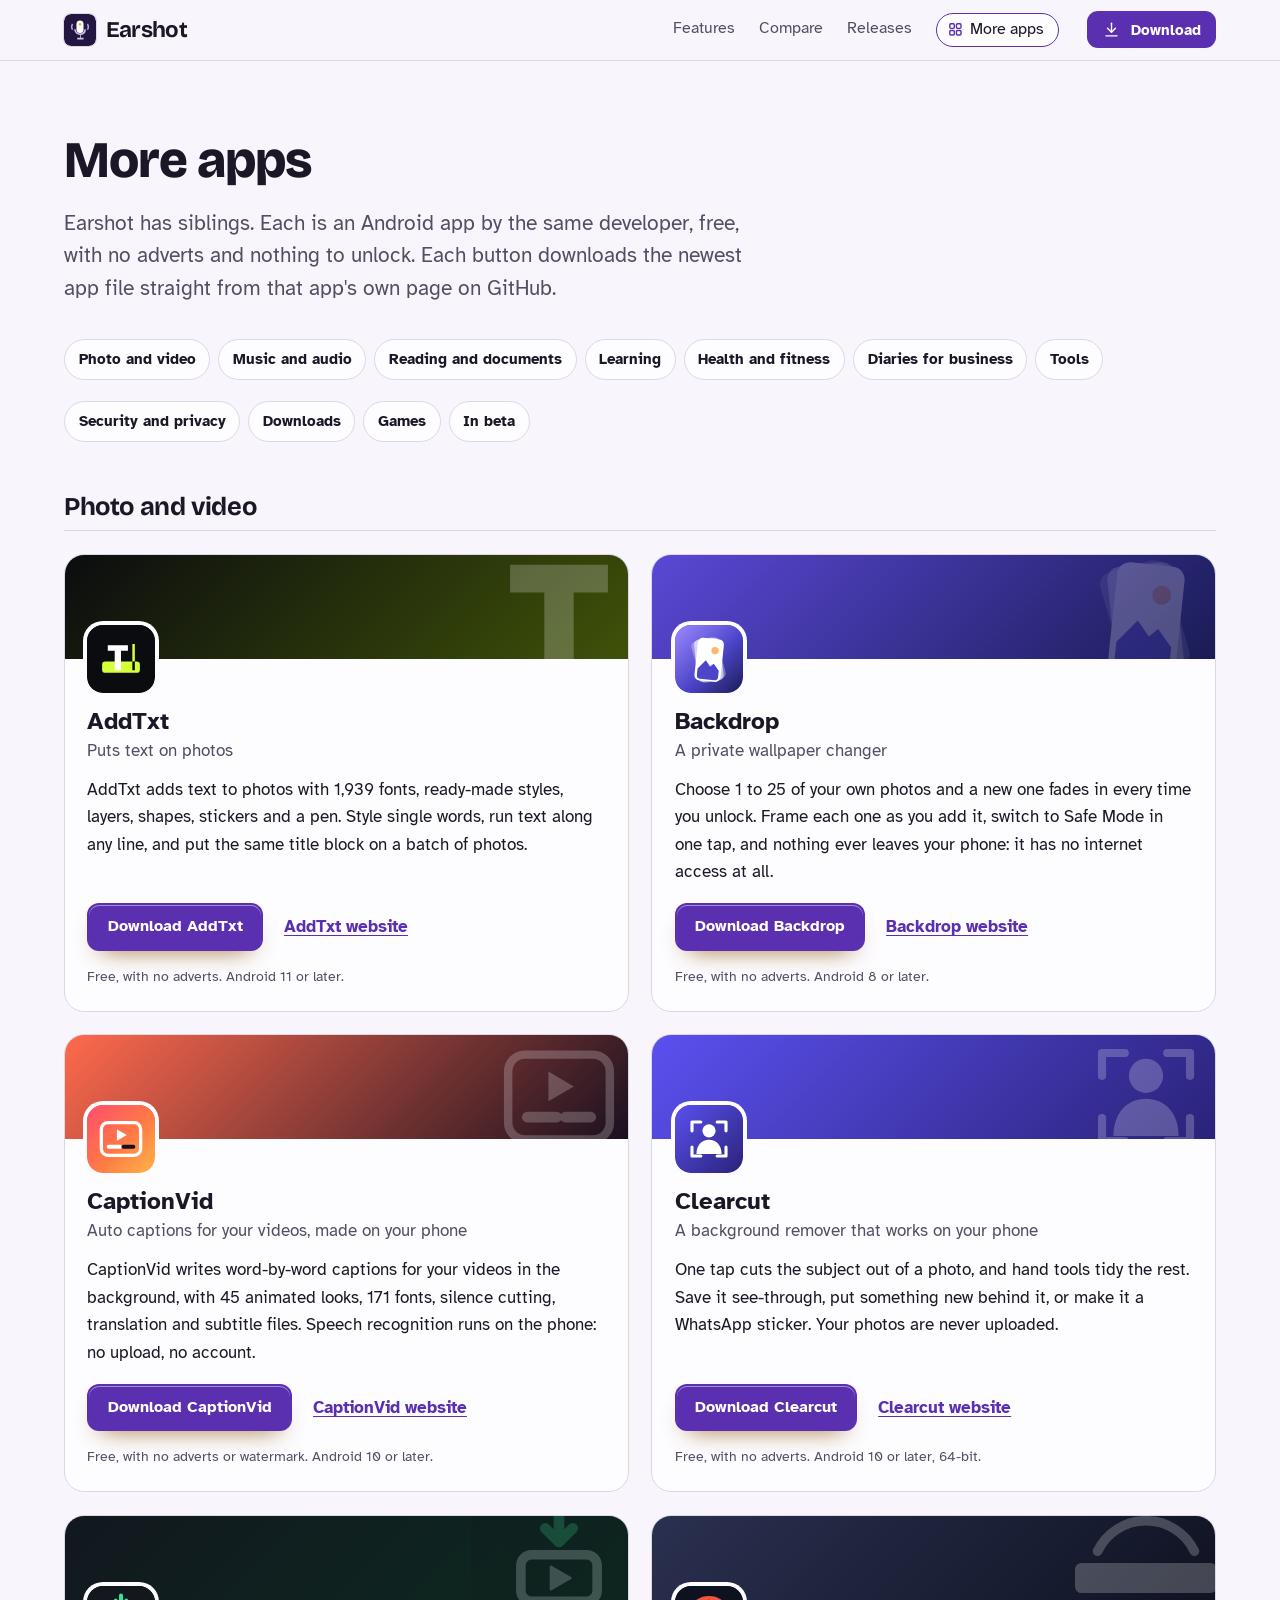
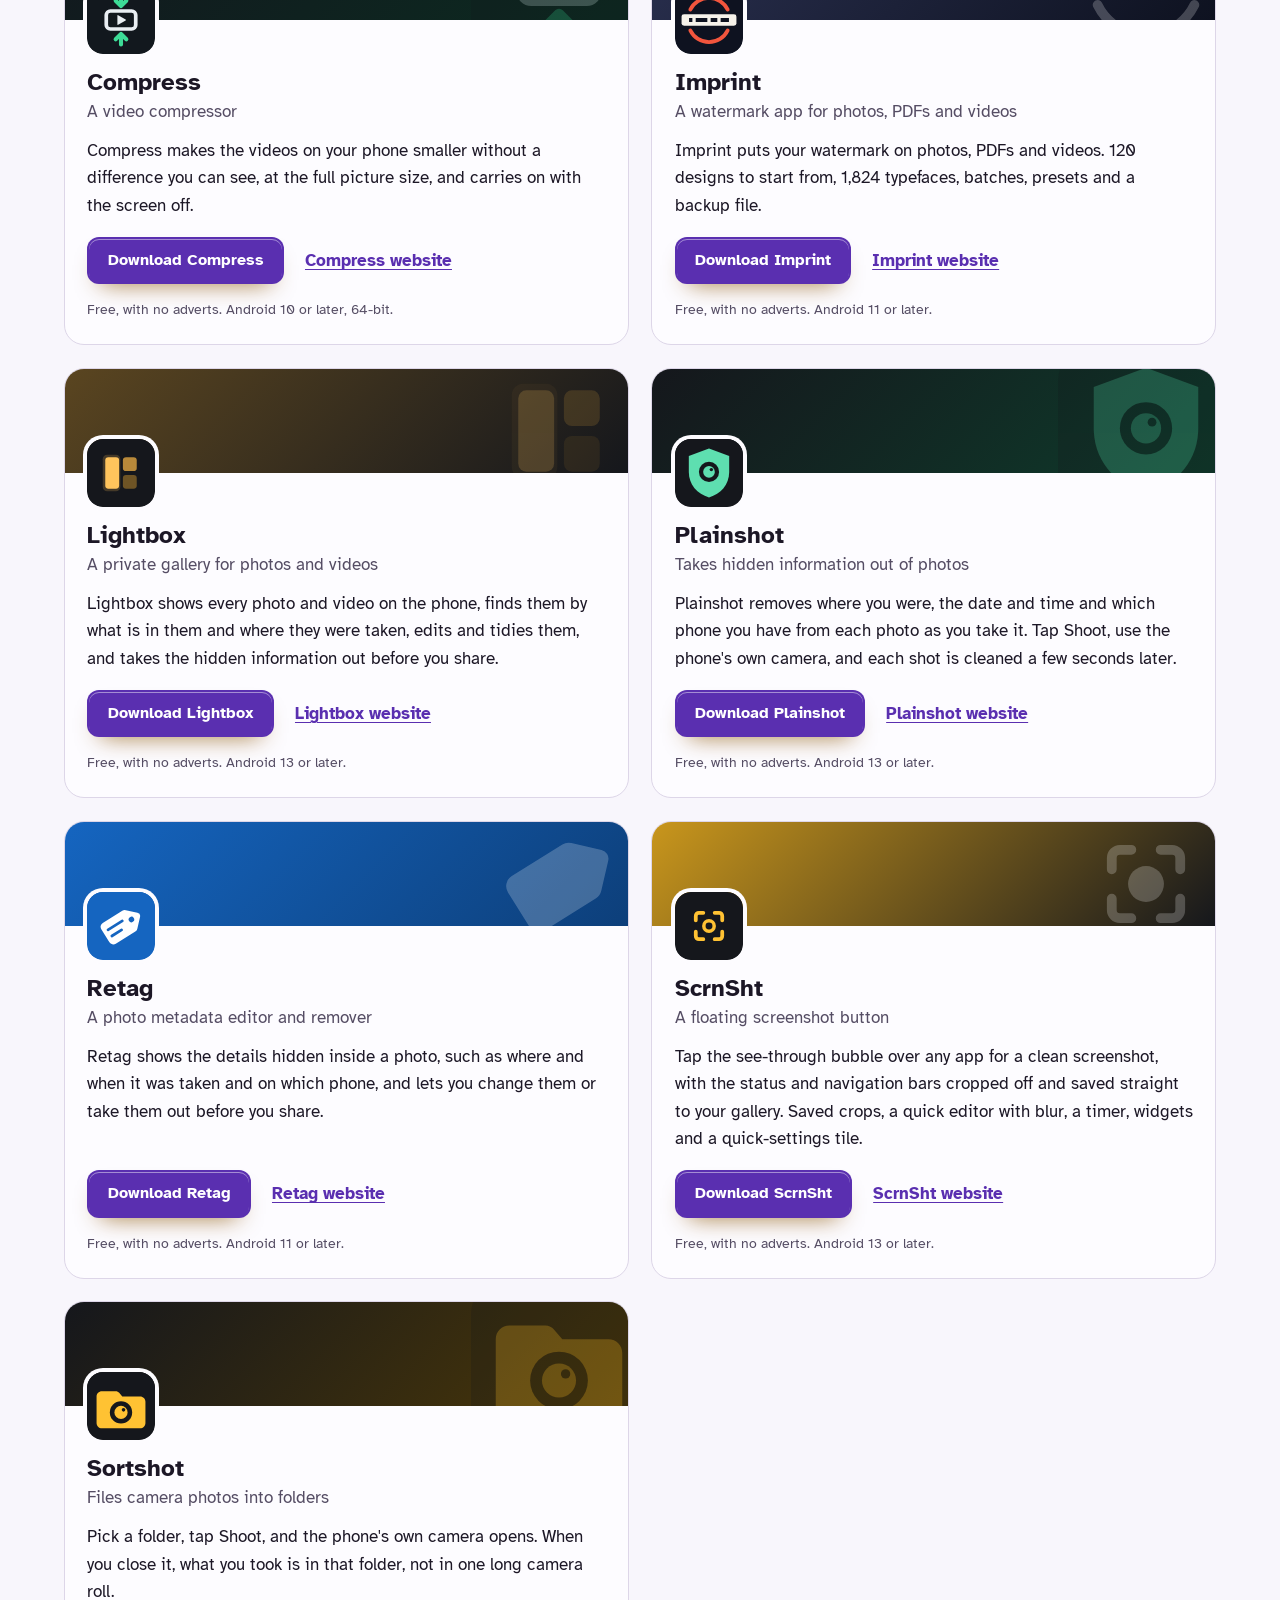
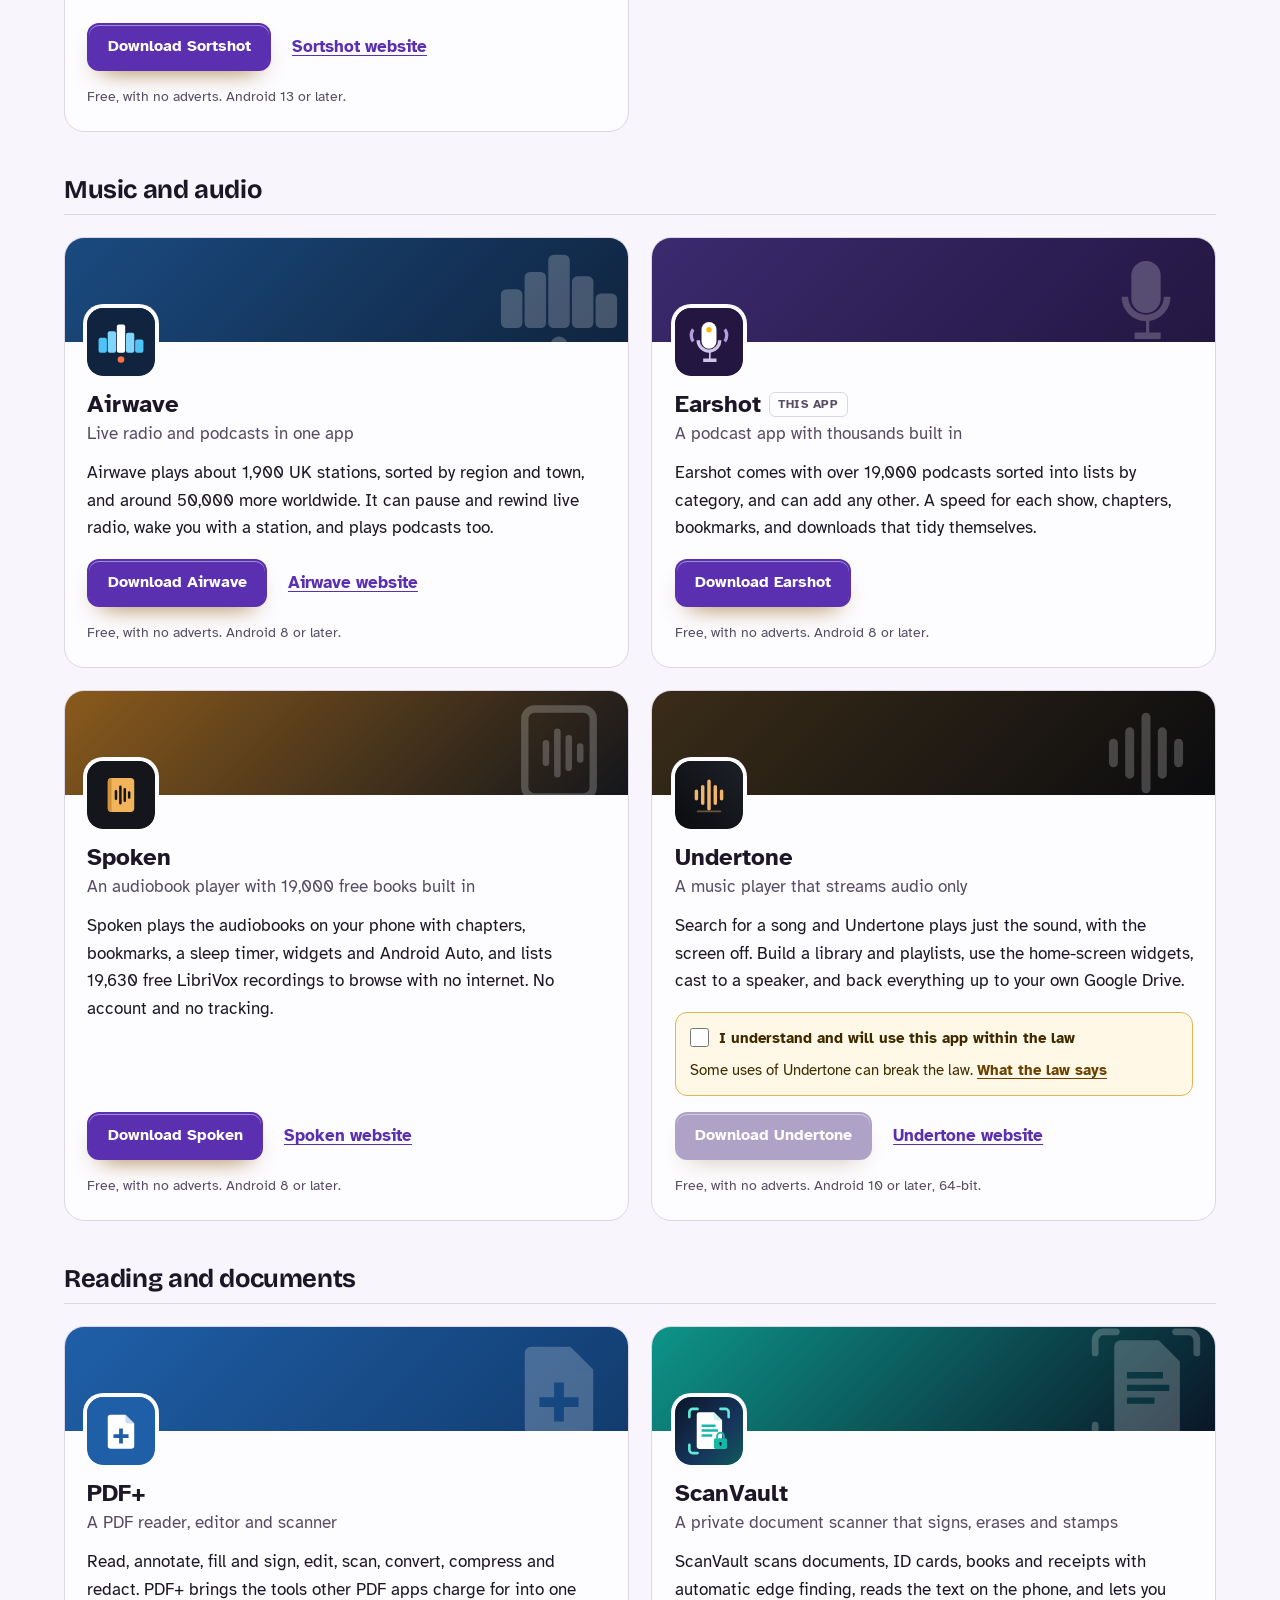
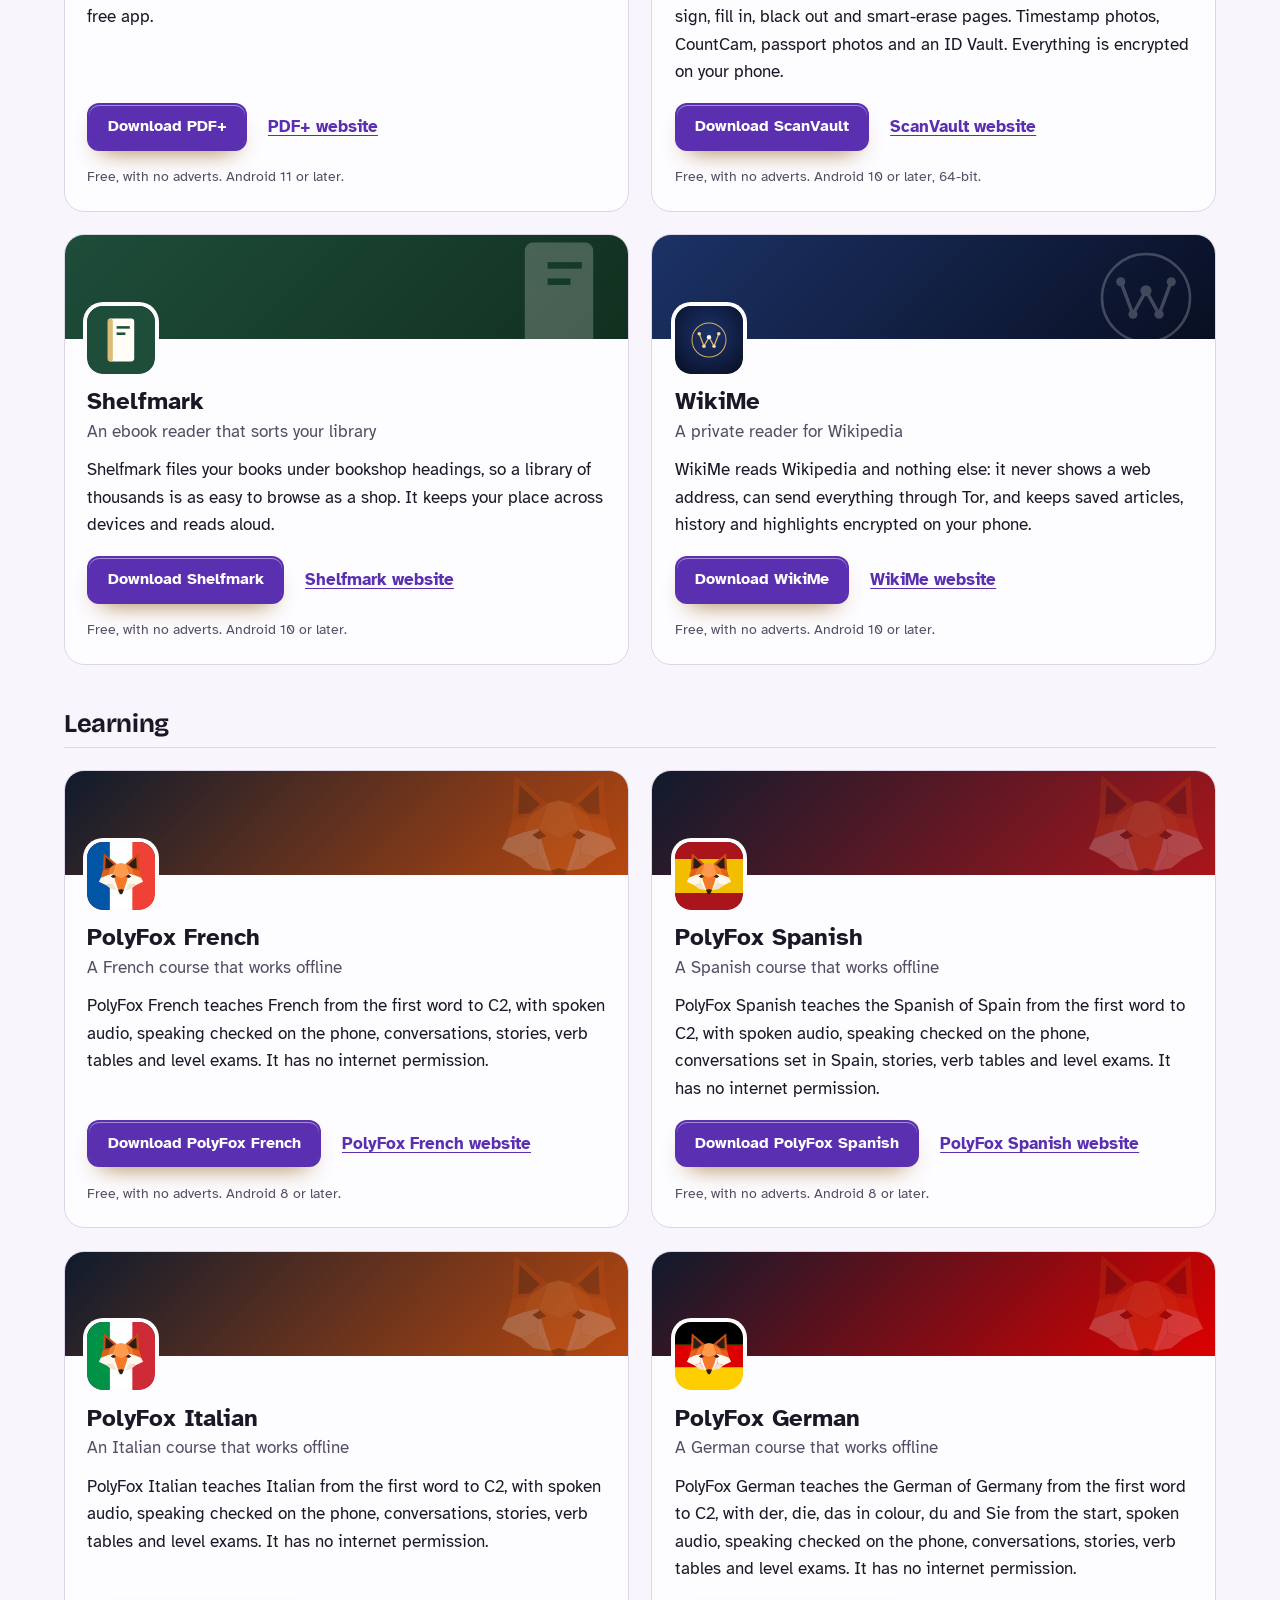
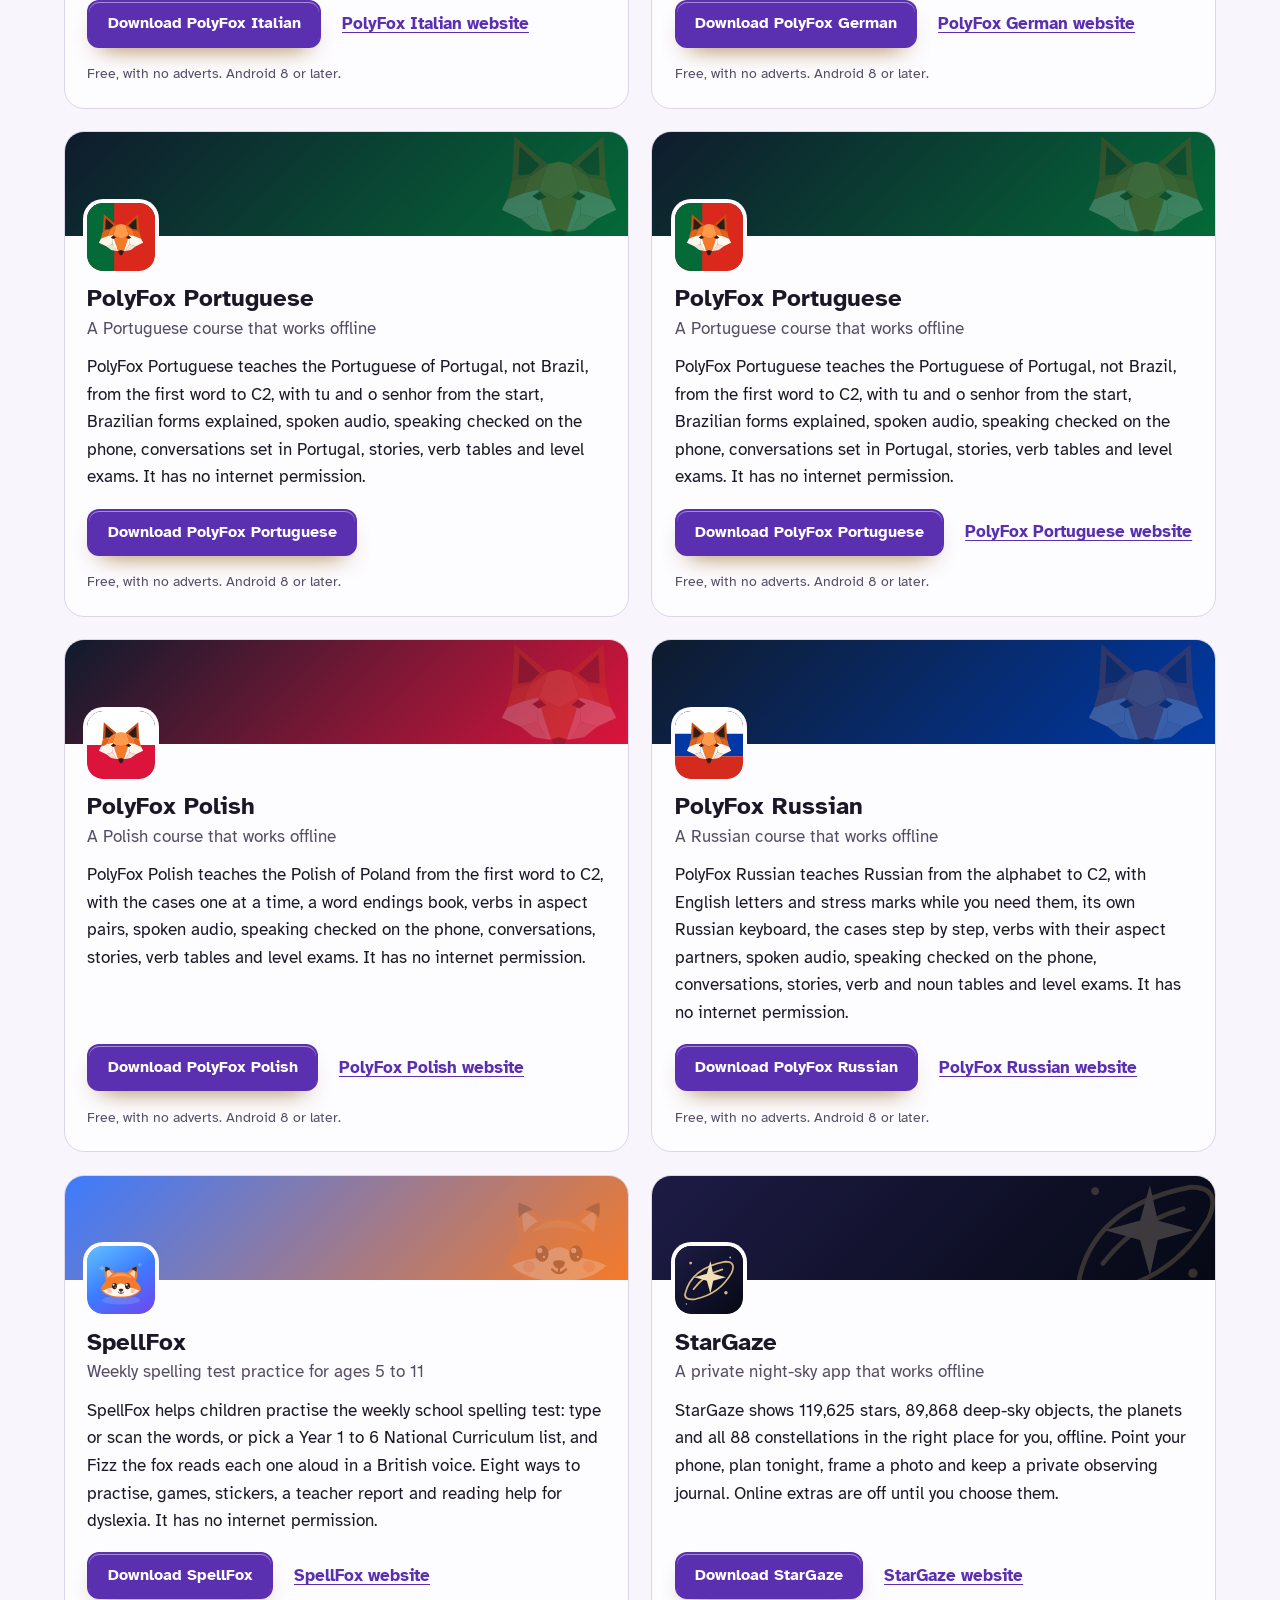
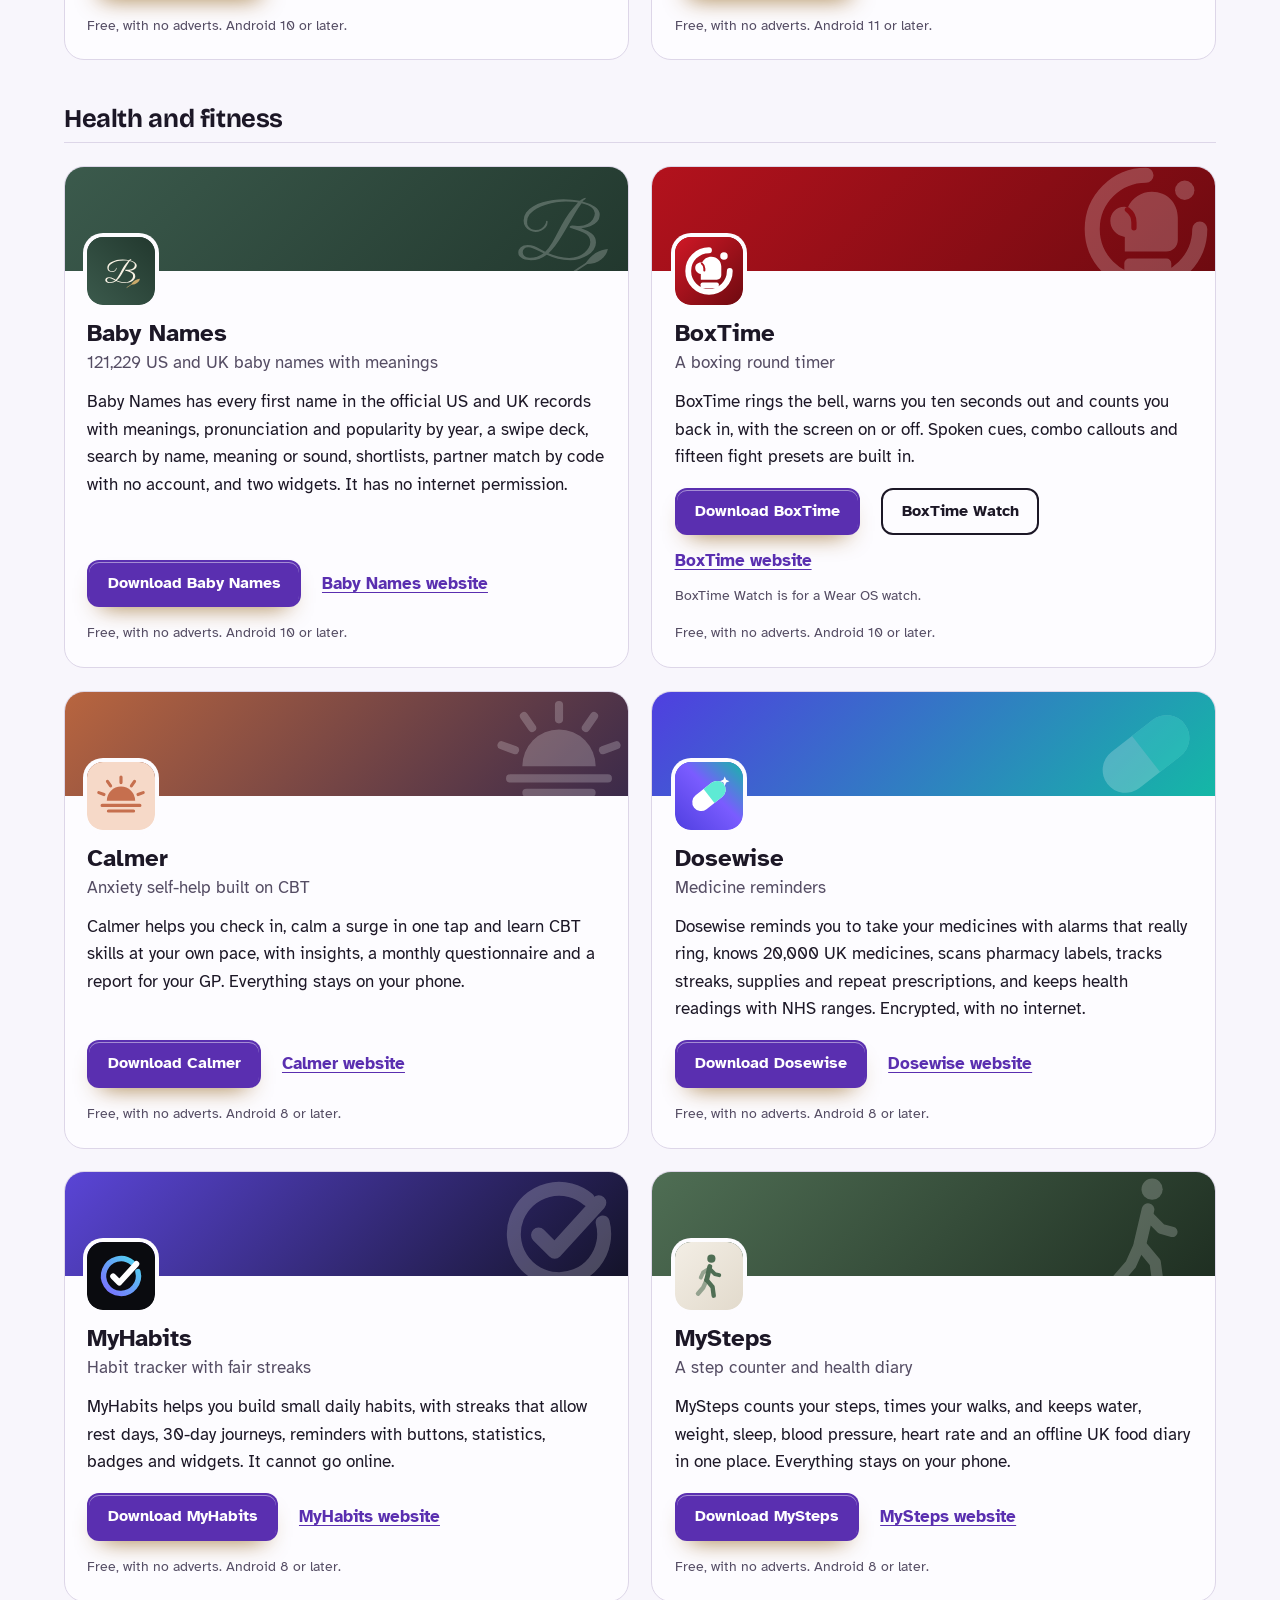
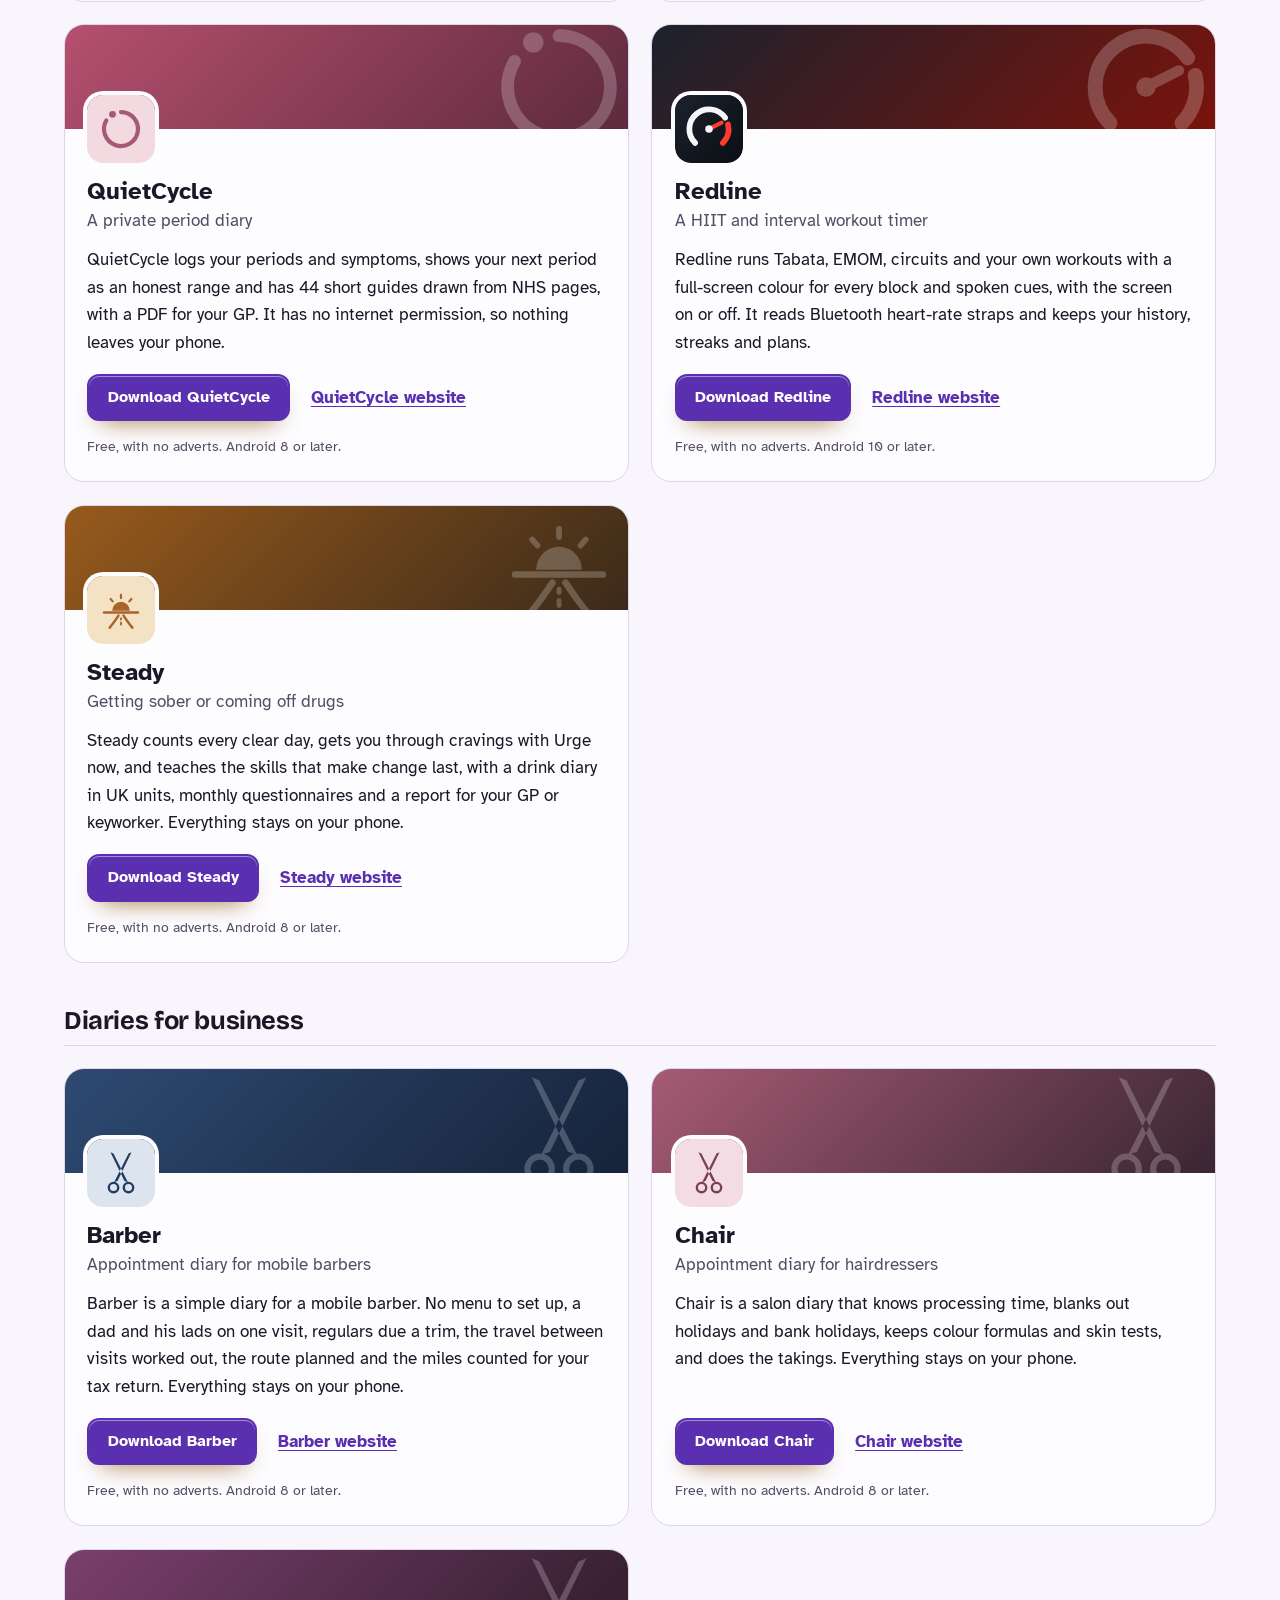
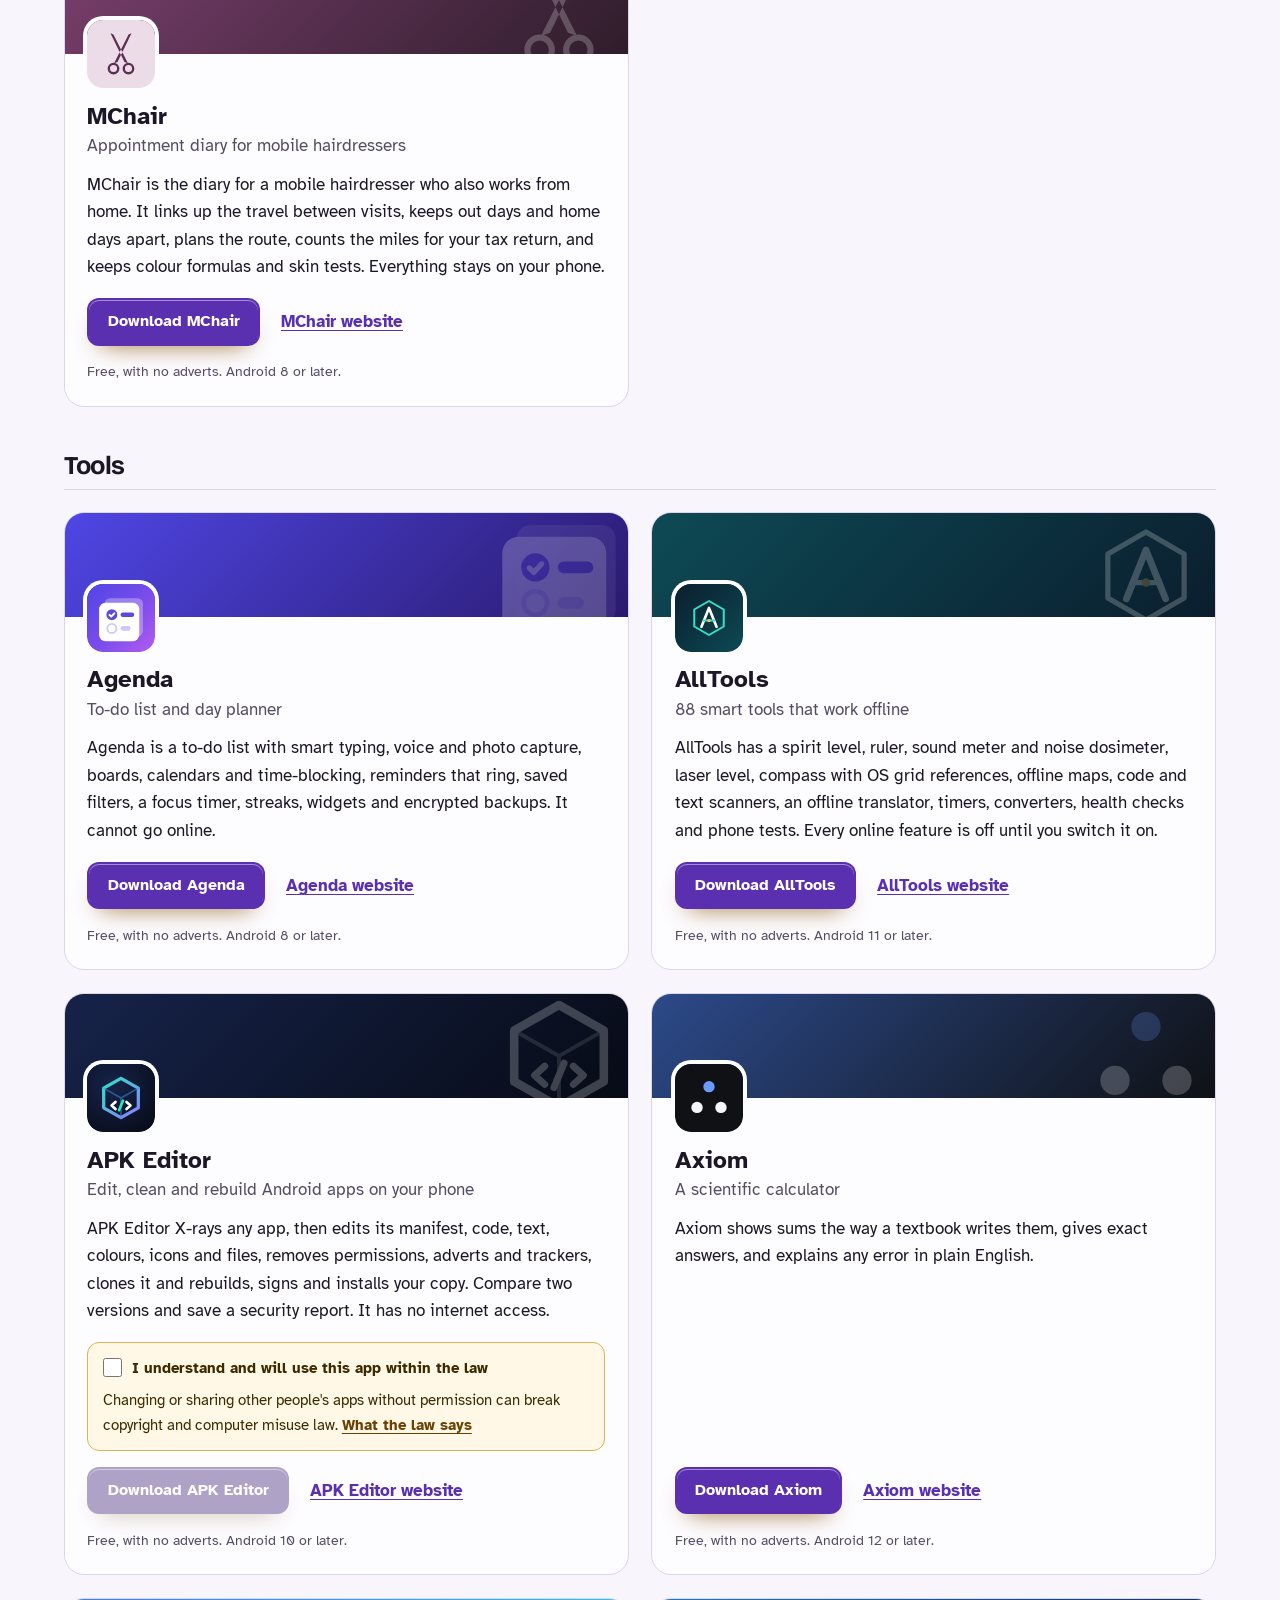
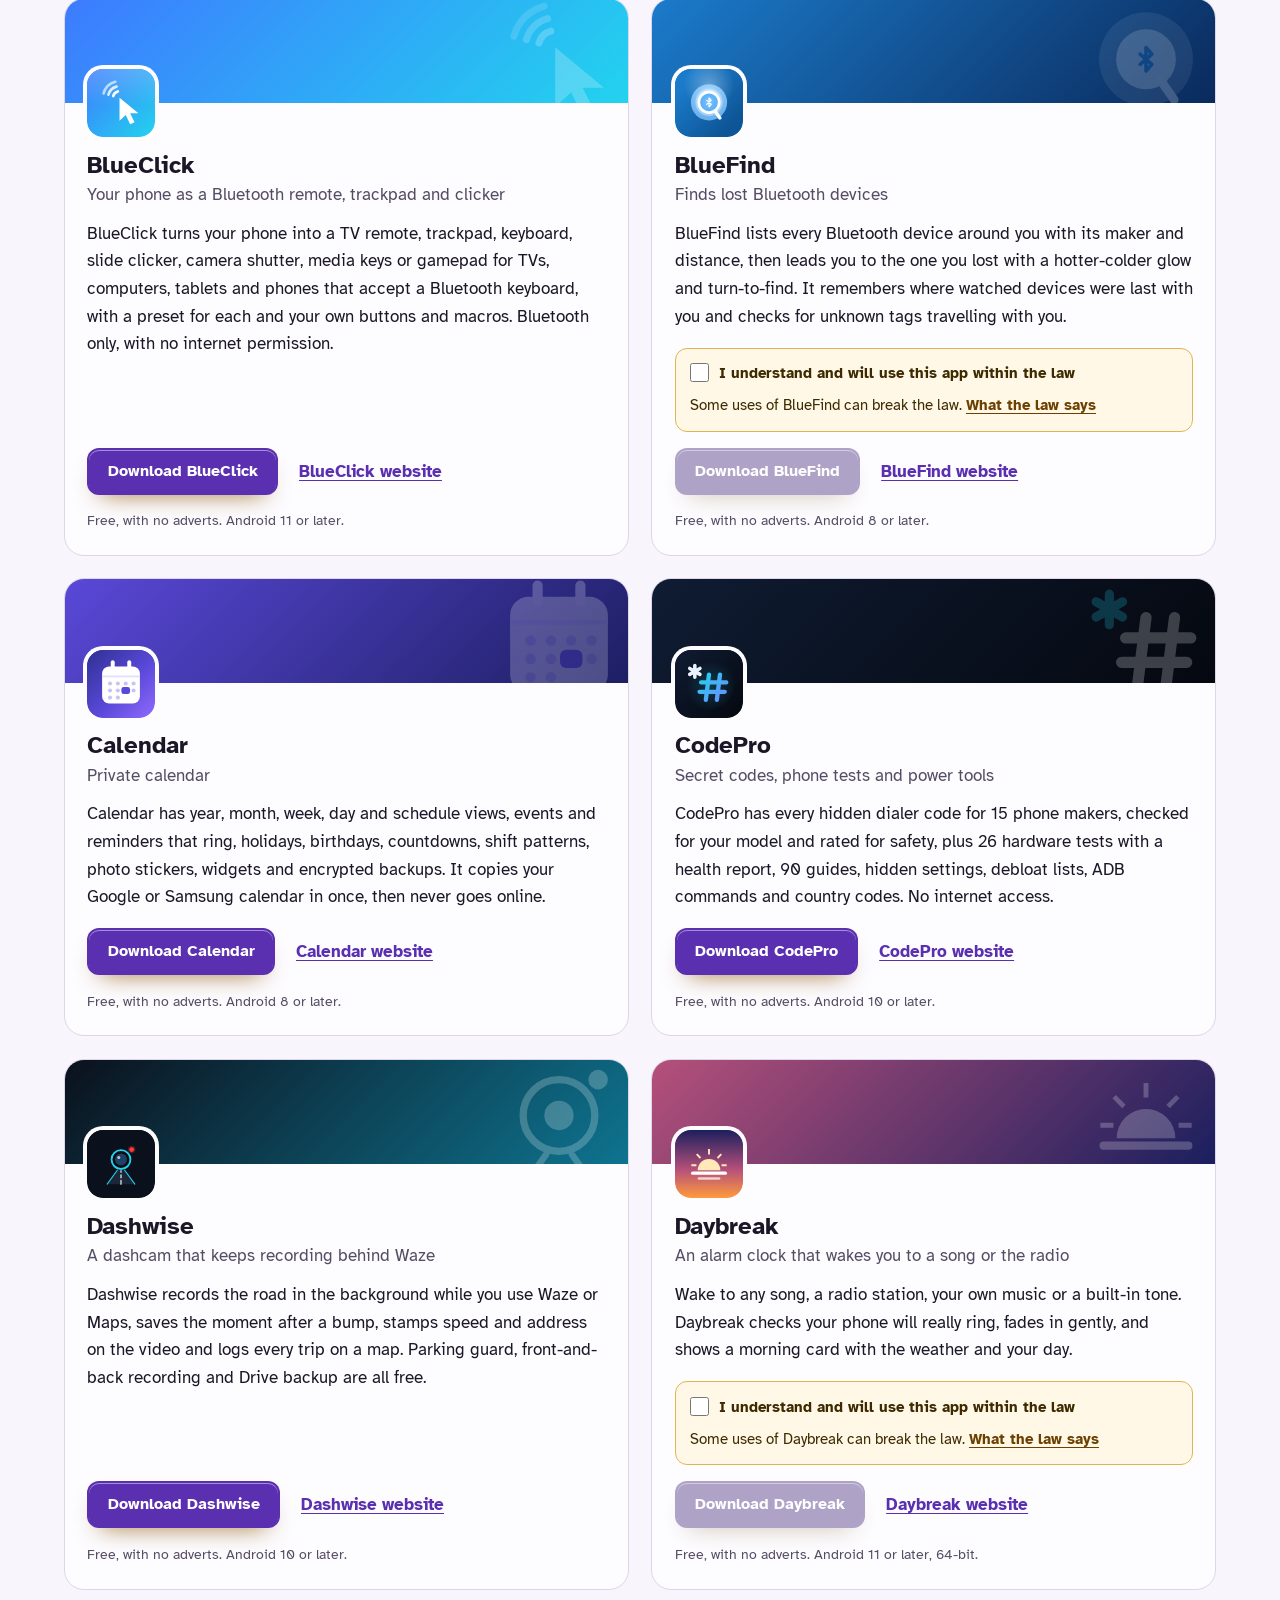
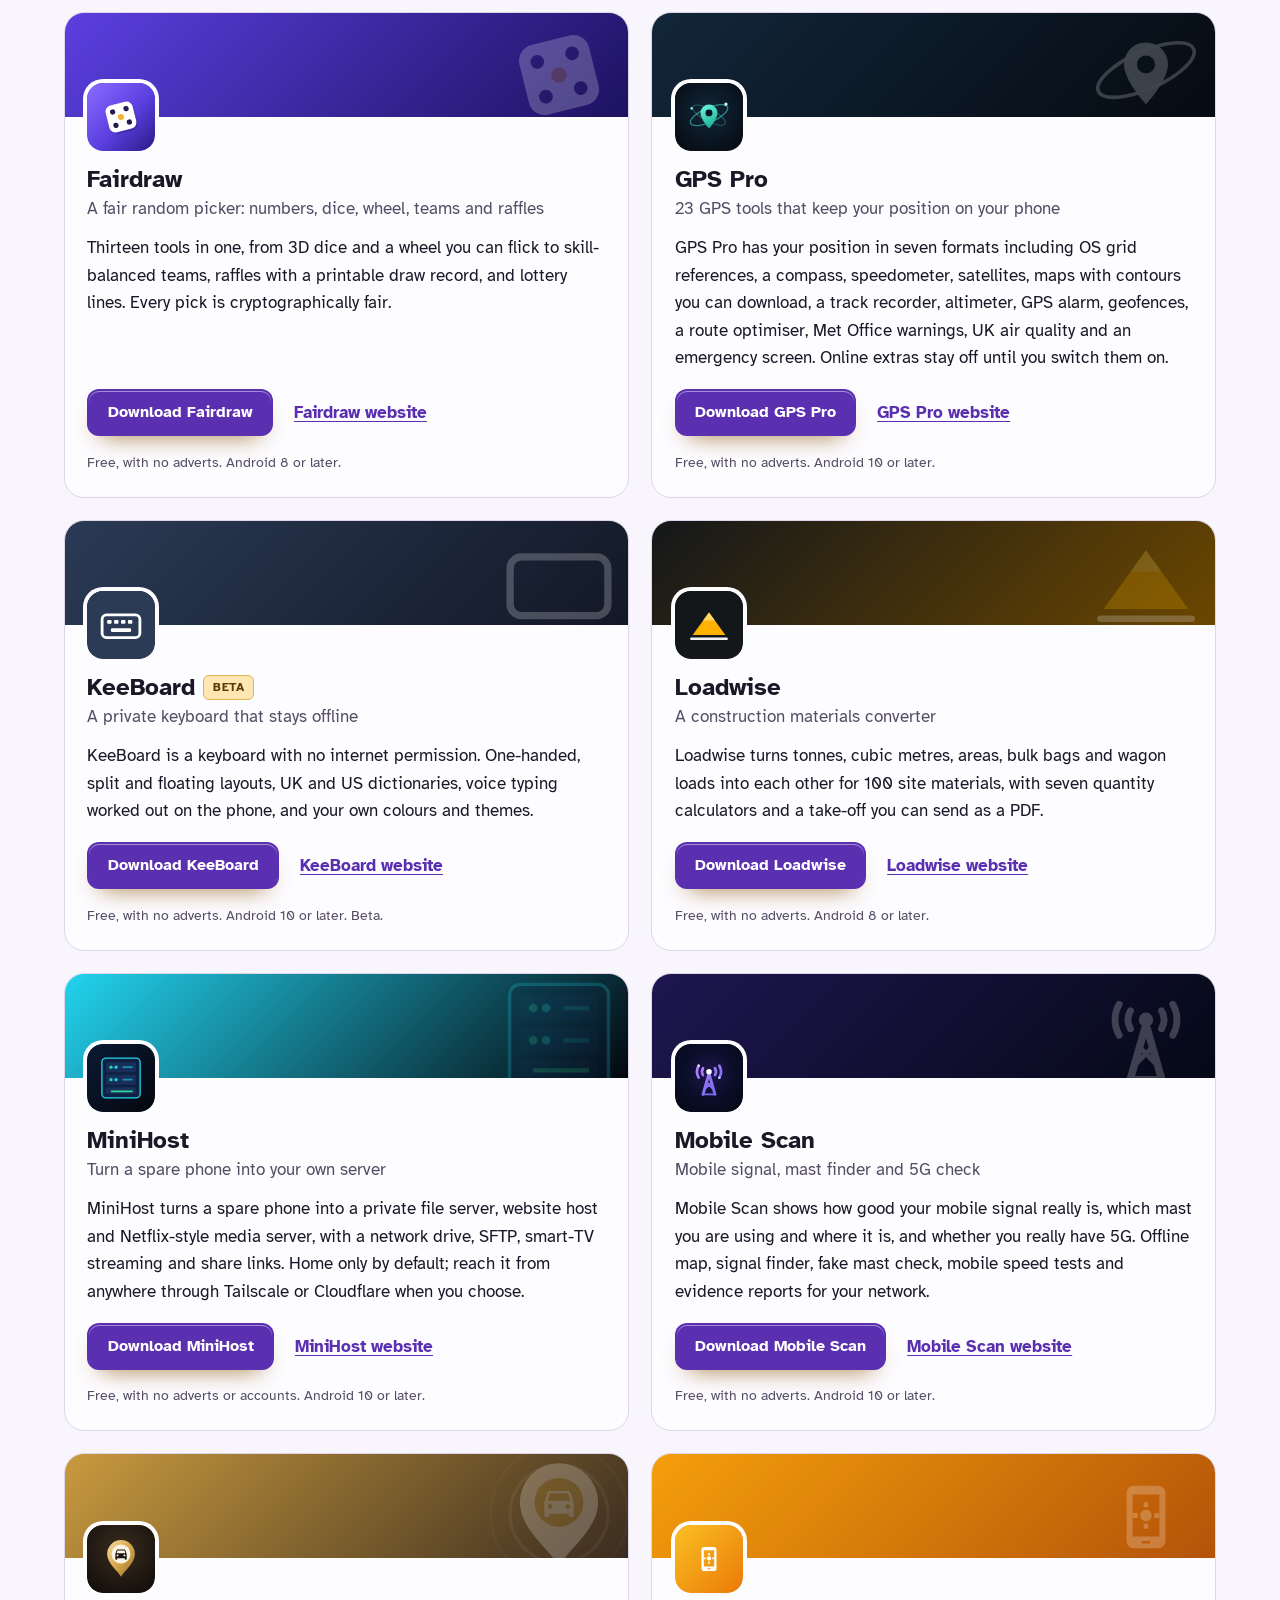
<file: more-apps.html>
<!DOCTYPE html>
<html lang="en-GB">
<head>
<meta charset="utf-8">
<meta name="viewport" content="width=device-width, initial-scale=1">
<title>More free Android apps from the maker of Earshot</title>
<meta name="description" content="All 99 free Android apps from the maker of Earshot, in one list by category, each with its download and a link to its website.">
<meta name="author" content="Jonathan Jackson">
<link rel="canonical" href="https://customgpter.github.io/earshot/more-apps.html">
<meta name="theme-color" content="#f8f6fc" media="(prefers-color-scheme: light)">
<meta name="theme-color" content="#110e17" media="(prefers-color-scheme: dark)">
<meta property="og:type" content="website">
<meta property="og:site_name" content="Earshot">
<meta property="og:title" content="More free Android apps from the maker of Earshot">
<meta property="og:description" content="All 99 free Android apps from the maker of Earshot, in one list by category, each with its download and a link to its website.">
<meta property="og:url" content="https://customgpter.github.io/earshot/more-apps.html">
<meta property="og:image" content="https://customgpter.github.io/earshot/assets/og.png">
<meta property="og:image:width" content="1200">
<meta property="og:image:height" content="630">
<meta property="og:image:alt" content="Earshot&#x27;s home screen with Continue listening and new episodes">
<meta property="og:locale" content="en_GB">
<meta name="twitter:card" content="summary_large_image">
<link rel="icon" href="./assets/favicon.svg" type="image/svg+xml">
<link rel="apple-touch-icon" href="./assets/apple-touch-icon.png">
<link rel="preload" href="./assets/fonts/bricolage-grotesque-latin.woff2" as="font" type="font/woff2" crossorigin>
<link rel="preload" href="./assets/fonts/atkinson-hyperlegible-latin-400-normal.woff2" as="font" type="font/woff2" crossorigin>
<link rel="stylesheet" href="./assets/site.css?v=1">
<link rel="stylesheet" href="./assets/house.css?v=1">
<script type="application/ld+json">{"@context":"https://schema.org","@type":"ItemList","name":"Apps from the maker of Earshot","url":"https://customgpter.github.io/earshot/more-apps.html","itemListElement":[{"@type":"ListItem","position":1,"name":"AddTxt","url":"https://customgpter.github.io/addtxt/"},{"@type":"ListItem","position":2,"name":"Backdrop","url":"https://customgpter.github.io/backdrop/"},{"@type":"ListItem","position":3,"name":"CaptionVid","url":"https://customgpter.github.io/captionvid/"},{"@type":"ListItem","position":4,"name":"Clearcut","url":"https://customgpter.github.io/clearcut/"},{"@type":"ListItem","position":5,"name":"Compress","url":"https://customgpter.github.io/compress/"},{"@type":"ListItem","position":6,"name":"Imprint","url":"https://customgpter.github.io/imprint/"},{"@type":"ListItem","position":7,"name":"Lightbox","url":"https://customgpter.github.io/lightbox/"},{"@type":"ListItem","position":8,"name":"Plainshot","url":"https://customgpter.github.io/plainshot/"},{"@type":"ListItem","position":9,"name":"Retag","url":"https://customgpter.github.io/retag/"},{"@type":"ListItem","position":10,"name":"ScrnSht","url":"https://customgpter.github.io/scrnsht/"},{"@type":"ListItem","position":11,"name":"Sortshot","url":"https://customgpter.github.io/sortshot/"},{"@type":"ListItem","position":12,"name":"Airwave","url":"https://customgpter.github.io/airwave/"},{"@type":"ListItem","position":13,"name":"Earshot","url":"https://customgpter.github.io/earshot/"},{"@type":"ListItem","position":14,"name":"Spoken","url":"https://customgpter.github.io/spoken/"},{"@type":"ListItem","position":15,"name":"Undertone","url":"https://customgpter.github.io/undertone/"},{"@type":"ListItem","position":16,"name":"PDF+","url":"https://customgpter.github.io/pdfplus/"},{"@type":"ListItem","position":17,"name":"ScanVault","url":"https://customgpter.github.io/scanvault/"},{"@type":"ListItem","position":18,"name":"Shelfmark","url":"https://customgpter.github.io/shelfmark/"},{"@type":"ListItem","position":19,"name":"WikiMe","url":"https://customgpter.github.io/wikime/"},{"@type":"ListItem","position":20,"name":"PolyFox French","url":"https://customgpter.github.io/polyfox/"},{"@type":"ListItem","position":21,"name":"PolyFox German","url":"https://customgpter.github.io/polyfox-german/"},{"@type":"ListItem","position":22,"name":"PolyFox Portuguese","url":"https://customgpter.github.io/polyfox-portuguese/"},{"@type":"ListItem","position":23,"name":"PolyFox Polish","url":"https://customgpter.github.io/polyfox-polish/"},{"@type":"ListItem","position":24,"name":"PolyFox Russian","url":"https://customgpter.github.io/polyfox-russian/"},{"@type":"ListItem","position":25,"name":"SpellFox","url":"https://customgpter.github.io/spellfox/"},{"@type":"ListItem","position":26,"name":"StarGaze","url":"https://customgpter.github.io/stargaze/"},{"@type":"ListItem","position":27,"name":"Baby Names","url":"https://customgpter.github.io/babynames/"},{"@type":"ListItem","position":28,"name":"BoxTime","url":"https://customgpter.github.io/boxtime/"},{"@type":"ListItem","position":29,"name":"Calmer","url":"https://customgpter.github.io/calmer/"},{"@type":"ListItem","position":30,"name":"Dosewise","url":"https://customgpter.github.io/dosewise/"},{"@type":"ListItem","position":31,"name":"MyHabits","url":"https://customgpter.github.io/myhabits/"},{"@type":"ListItem","position":32,"name":"MySteps","url":"https://customgpter.github.io/mysteps/"},{"@type":"ListItem","position":33,"name":"QuietCycle","url":"https://customgpter.github.io/quietcycle/"},{"@type":"ListItem","position":34,"name":"Redline","url":"https://customgpter.github.io/redline/"},{"@type":"ListItem","position":35,"name":"Steady","url":"https://customgpter.github.io/steady/"},{"@type":"ListItem","position":36,"name":"Barber","url":"https://customgpter.github.io/barber/"},{"@type":"ListItem","position":37,"name":"Chair","url":"https://customgpter.github.io/chair/"},{"@type":"ListItem","position":38,"name":"MChair","url":"https://customgpter.github.io/mchair/"},{"@type":"ListItem","position":39,"name":"Agenda","url":"https://customgpter.github.io/agenda/"},{"@type":"ListItem","position":40,"name":"AllTools","url":"https://customgpter.github.io/alltools/"},{"@type":"ListItem","position":41,"name":"APK Editor","url":"https://customgpter.github.io/apkeditor/"},{"@type":"ListItem","position":42,"name":"Axiom","url":"https://customgpter.github.io/axiom/"},{"@type":"ListItem","position":43,"name":"BlueClick","url":"https://customgpter.github.io/blueclick/"},{"@type":"ListItem","position":44,"name":"BlueFind","url":"https://customgpter.github.io/bluefind/"},{"@type":"ListItem","position":45,"name":"Calendar","url":"https://customgpter.github.io/calendar/"},{"@type":"ListItem","position":46,"name":"CodePro","url":"https://customgpter.github.io/codepro/"},{"@type":"ListItem","position":47,"name":"Dashwise","url":"https://customgpter.github.io/dashwise/"},{"@type":"ListItem","position":48,"name":"Daybreak","url":"https://customgpter.github.io/daybreak/"},{"@type":"ListItem","position":49,"name":"Fairdraw","url":"https://customgpter.github.io/fairdraw/"},{"@type":"ListItem","position":50,"name":"GPS Pro","url":"https://customgpter.github.io/gpspro/"},{"@type":"ListItem","position":51,"name":"KeeBoard","url":"https://customgpter.github.io/keeboard/"},{"@type":"ListItem","position":52,"name":"Loadwise","url":"https://customgpter.github.io/loadwise/"},{"@type":"ListItem","position":53,"name":"MiniHost","url":"https://customgpter.github.io/minihost/"},{"@type":"ListItem","position":54,"name":"Mobile Scan","url":"https://customgpter.github.io/mobilescan/"},{"@type":"ListItem","position":55,"name":"Parkwise","url":"https://customgpter.github.io/parkwise/"},{"@type":"ListItem","position":56,"name":"Pocketmind","url":"https://customgpter.github.io/pocketmind/"},{"@type":"ListItem","position":57,"name":"Refine","url":"https://customgpter.github.io/refine/"},{"@type":"ListItem","position":58,"name":"Shiftwise","url":"https://customgpter.github.io/shiftwise/"},{"@type":"ListItem","position":59,"name":"SimpleCalc","url":"https://customgpter.github.io/simplecalc/"},{"@type":"ListItem","position":60,"name":"Skyline","url":"https://customgpter.github.io/skyline/"},{"@type":"ListItem","position":61,"name":"Slipway","url":"https://customgpter.github.io/slipway/"},{"@type":"ListItem","position":62,"name":"Tagger","url":"https://customgpter.github.io/tagger/"},{"@type":"ListItem","position":63,"name":"TotalClean","url":"https://customgpter.github.io/totalclean/"},{"@type":"ListItem","position":64,"name":"TVLink","url":"https://customgpter.github.io/tvlink/"},{"@type":"ListItem","position":65,"name":"Unbox","url":"https://customgpter.github.io/unbox/"},{"@type":"ListItem","position":66,"name":"WhatsKeep","url":"https://customgpter.github.io/whatskeep/"},{"@type":"ListItem","position":67,"name":"WiFi Scan","url":"https://customgpter.github.io/wifiscan/"},{"@type":"ListItem","position":68,"name":"Auditly","url":"https://customgpter.github.io/auditly/"},{"@type":"ListItem","position":69,"name":"Backchannel","url":"https://customgpter.github.io/backchannel/"},{"@type":"ListItem","position":70,"name":"ENotes","url":"https://customgpter.github.io/enotes/"},{"@type":"ListItem","position":71,"name":"FindMe","url":"https://customgpter.github.io/findme/"},{"@type":"ListItem","position":72,"name":"iLock","url":"https://customgpter.github.io/ilock/"},{"@type":"ListItem","position":73,"name":"ImSafe","url":"https://customgpter.github.io/imsafe/"},{"@type":"ListItem","position":74,"name":"IShred","url":"https://customgpter.github.io/ishred/"},{"@type":"ListItem","position":75,"name":"LockBox","url":"https://customgpter.github.io/lockbox/"},{"@type":"ListItem","position":76,"name":"PassVault","url":"https://customgpter.github.io/passvault/"},{"@type":"ListItem","position":77,"name":"SpyFind","url":"https://customgpter.github.io/spyfind/"},{"@type":"ListItem","position":78,"name":"TextWipe","url":"https://customgpter.github.io/textwipe/"},{"@type":"ListItem","position":79,"name":"Tracewire","url":"https://customgpter.github.io/tracewire/"},{"@type":"ListItem","position":80,"name":"Vigil","url":"https://customgpter.github.io/vigil/"},{"@type":"ListItem","position":81,"name":"Grab","url":"https://customgpter.github.io/grab/"},{"@type":"ListItem","position":82,"name":"Swarm","url":"https://customgpter.github.io/swarm/"},{"@type":"ListItem","position":83,"name":"Plane Games","url":"https://customgpter.github.io/plane-games/"},{"@type":"ListItem","position":84,"name":"Ninefold","url":"https://customgpter.github.io/ninefold/"},{"@type":"ListItem","position":85,"name":"Cubewise","url":"https://customgpter.github.io/cubewise/"},{"@type":"ListItem","position":86,"name":"Tilewise","url":"https://customgpter.github.io/tilewise/"},{"@type":"ListItem","position":87,"name":"Letterwise","url":"https://customgpter.github.io/letterwise/"},{"@type":"ListItem","position":88,"name":"Kingside","url":"https://customgpter.github.io/kingside/"},{"@type":"ListItem","position":89,"name":"Deckhand","url":"https://customgpter.github.io/deckhand/"},{"@type":"ListItem","position":90,"name":"SNESForge","url":"https://customgpter.github.io/snesforge/"},{"@type":"ListItem","position":91,"name":"Fame Boy","url":"https://customgpter.github.io/fameboy/"},{"@type":"ListItem","position":92,"name":"PSPPro","url":"https://customgpter.github.io/psppro/"},{"@type":"ListItem","position":93,"name":"MegaGen","url":"https://customgpter.github.io/megagen/"},{"@type":"ListItem","position":94,"name":"QVR","url":"https://customgpter.github.io/qvr/"},{"@type":"ListItem","position":95,"name":"QVR Watch","url":"https://customgpter.github.io/qvr-watch/"},{"@type":"ListItem","position":96,"name":"QVRLite","url":"https://customgpter.github.io/qvrlite/"},{"@type":"ListItem","position":97,"name":"Onionz","url":"https://customgpter.github.io/onionz/"},{"@type":"ListItem","position":98,"name":"OnionzWeb","url":"https://customgpter.github.io/onionzweb/"}]}</script>
<link rel="stylesheet" href="./assets/apps-list.css?v=1">
<script src="./assets/apps-list.js?v=1" defer></script>
</head>
<body>
<a class="skip" href="#main">Skip to content</a>
<header class="masthead">
<div class="wrap">
<a class="brand" href="./" aria-label="Earshot home"><svg viewBox="0 0 108 108" aria-hidden="true"><rect width="108" height="108" rx="24" fill="#231742"/><g transform="translate(54 54) scale(1.32) translate(-54 -54)"><path fill="#fff" d="M54 30a9 9 0 0 1 9 9v14a9 9 0 0 1-18 0V39a9 9 0 0 1 9-9z"/><path fill="#d1c4e9" d="M39 52h4a11 11 0 0 0 22 0h4a15 15 0 0 1-13 14.9V74h7v4H47v-4h7v-7.1A15 15 0 0 1 39 52z"/><circle cx="54" cy="39.2" r="3.2" fill="#ffb300"/><path fill="#b39ddb" d="M33.5 37.5l2.9 2.7a11 11 0 0 0 0 11.6l-2.9 2.7a15 15 0 0 1 0-17zM74.5 37.5a15 15 0 0 1 0 17l-2.9-2.7a11 11 0 0 0 0-11.6z"/></g></svg><span>Earshot</span></a>
<nav aria-label="Main"><ul><li><a href="./#features">Features</a></li><li><a href="./compare.html">Compare</a></li><li><a href="./releases.html">Releases</a></li><li><a class="more-apps" href="./more-apps.html" aria-current="page"><svg class="ico" viewBox="0 0 24 24" aria-hidden="true"><rect x="4" y="4" width="6.5" height="6.5" rx="1.6"/><rect x="13.5" y="4" width="6.5" height="6.5" rx="1.6"/><rect x="4" y="13.5" width="6.5" height="6.5" rx="1.6"/><rect x="13.5" y="13.5" width="6.5" height="6.5" rx="1.6"/></svg>More apps</a></li></ul></nav>
<a class="button small" href="https://github.com/CustomGPTer/earshot/releases/latest/download/Earshot.apk"><svg class="ico" viewBox="0 0 24 24" aria-hidden="true"><path d="M12 4v11"/><path d="M7 10.5l5 5 5-5"/><path d="M5 20h14"/></svg>Download</a>
</div>
</header>
<main id="main" class="doc">
<div class="wrap">
<div class="measure">
<h1>More apps</h1>
<p class="lede">Earshot has siblings. Each is an Android app by the same developer, free, with no adverts and nothing to unlock. Each button downloads the newest app file straight from that app's own page on GitHub.</p>
</div>
<!-- apps:start -->
<nav class="mapps-jump" aria-label="App groups"><ul><li><a href="#apps-photo">Photo and video</a></li><li><a href="#apps-audio">Music and audio</a></li><li><a href="#apps-reading">Reading and documents</a></li><li><a href="#apps-learning">Learning</a></li><li><a href="#apps-health">Health and fitness</a></li><li><a href="#apps-diaries">Diaries for business</a></li><li><a href="#apps-tools">Tools</a></li><li><a href="#apps-security">Security and privacy</a></li><li><a href="#apps-downloads">Downloads</a></li><li><a href="#apps-games">Games</a></li><li><a href="#apps-testing">In beta</a></li></ul></nav>
<div class="mapps-group" role="group" aria-labelledby="apps-photo"><h2 class="mapps-cat" id="apps-photo">Photo and video</h2>
<ul class="mapps"><li class="mapp" style="--b:#0b0c0f;--b2:#3f5208"><div class="mapp-cover" aria-hidden="true"><svg viewBox="0 0 108 108"><path fill="#fff" d="M24 22h60v17H63v49H45V39H24z"/></svg></div><div class="mapp-body"><svg class="mapp-icon" viewBox="0 0 108 108" aria-hidden="true"><rect width="108" height="108" rx="24" fill="#0b0c0f"/><path fill="#d4ff3a" d="M29 58h50a5 5 0 0 1 5 5v8a5 5 0 0 1-5 5H29a5 5 0 0 1-5-5v-8a5 5 0 0 1 5-5z"/><path fill="#fff" d="M33 32h32v9H54v31H44V41H33z"/><path fill="#d4ff3a" d="M72 30h4v28h-4z"/><path fill="#0b0c0f" d="M72 58h4v14h-4z"/></svg><h3>AddTxt</h3><p class="mapp-kind">Puts text on photos</p><p class="mapp-say">AddTxt adds text to photos with 1,939 fonts, ready-made styles, layers, shapes, stickers and a pen. Style single words, run text along any line, and put the same title block on a batch of photos.</p><p class="mapp-go"><a class="button" href="https://github.com/CustomGPTer/addtxt/releases/latest/download/AddTxt.apk">Download AddTxt</a><a class="mapp-site" href="https://customgpter.github.io/addtxt/">AddTxt website</a></p><p class="mapp-needs">Free, with no adverts. Android 11 or later.</p></div></li>
<li class="mapp" style="--b:#5a48d6;--b2:#1a1c55"><div class="mapp-cover" aria-hidden="true"><svg viewBox="0 0 108 108"><g transform="translate(54 58) scale(1.3) translate(-54 -58)"><rect x="38" y="30" width="32" height="52" rx="6" fill="#fff" fill-opacity=".3" transform="rotate(-16 54 58)"/><rect x="38" y="30" width="32" height="52" rx="6" fill="#fff" fill-opacity=".6" transform="rotate(-6 54 58)"/><g transform="rotate(6 54 58)"><rect x="38" y="30" width="32" height="52" rx="6" fill="#fff"/><path d="M41 68l9-11 6 7 4-4 7 8v8a4 4 0 0 1-4 4H45a4 4 0 0 1-4-4z" fill="#4d45c9"/><circle cx="60" cy="44" r="4.5" fill="#FFB86B"/></g></g></svg></div><div class="mapp-body"><svg class="mapp-icon" viewBox="0 0 108 108" aria-hidden="true"><defs><linearGradient id="i-backdrop-mapp-cc" x1="0" y1="0" x2="1" y2="1"><stop offset="0" stop-color="#9c8bff"/><stop offset=".55" stop-color="#4d45c9"/><stop offset="1" stop-color="#1a1c55"/></linearGradient></defs><rect width="108" height="108" rx="24" fill="url(#i-backdrop-mapp-cc)"/><g transform="translate(54 58) scale(1.3) translate(-54 -58)"><rect x="38" y="30" width="32" height="52" rx="6" fill="#fff" fill-opacity=".3" transform="rotate(-16 54 58)"/><rect x="38" y="30" width="32" height="52" rx="6" fill="#fff" fill-opacity=".6" transform="rotate(-6 54 58)"/><g transform="rotate(6 54 58)"><rect x="38" y="30" width="32" height="52" rx="6" fill="#fff"/><path d="M41 68l9-11 6 7 4-4 7 8v8a4 4 0 0 1-4 4H45a4 4 0 0 1-4-4z" fill="#4d45c9"/><circle cx="60" cy="44" r="4.5" fill="#FFB86B"/></g></g></svg><h3>Backdrop</h3><p class="mapp-kind">A private wallpaper changer</p><p class="mapp-say">Choose 1 to 25 of your own photos and a new one fades in every time you unlock. Frame each one as you add it, switch to Safe Mode in one tap, and nothing ever leaves your phone: it has no internet access at all.</p><p class="mapp-go"><a class="button" href="https://github.com/CustomGPTer/backdrop/releases/latest/download/Backdrop.apk">Download Backdrop</a><a class="mapp-site" href="https://customgpter.github.io/backdrop/">Backdrop website</a></p><p class="mapp-needs">Free, with no adverts. Android 8 or later.</p></div></li>
<li class="mapp" style="--b:#ff6a4d;--b2:#1a1020"><div class="mapp-cover" aria-hidden="true"><svg viewBox="0 0 108 108"><g transform="translate(54 54) scale(1.3) translate(-54 -54)"><path d="M38,34 h32 a8,8 0 0 1 8,8 v24 a8,8 0 0 1 -8,8 h-32 a8,8 0 0 1 -8,-8 v-24 a8,8 0 0 1 8,-8 z" fill="none" stroke="#fff" stroke-width="4"/><path d="M49,42 L61,49 L49,56 Z" fill="#fff"/><path d="M39,61 h14 a2.5,2.5 0 0 1 0,5 h-14 a2.5,2.5 0 0 1 0,-5 z" fill="#fff"/><path d="M57,61 h12 a2.5,2.5 0 0 1 0,5 h-12 a2.5,2.5 0 0 1 0,-5 z" fill="#ffffff"/></g></svg></div><div class="mapp-body"><svg class="mapp-icon" viewBox="0 0 108 108" aria-hidden="true"><defs><linearGradient id="i-captionvid-cvbg" x1="0" y1="0" x2="1" y2="1"><stop offset="0" stop-color="#ff4d6d"/><stop offset=".55" stop-color="#ff7a45"/><stop offset="1" stop-color="#ffb547"/></linearGradient></defs><rect width="108" height="108" rx="24" fill="url(#i-captionvid-cvbg)"/><g transform="translate(54 54) scale(1.3) translate(-54 -54)"><path d="M38,34 h32 a8,8 0 0 1 8,8 v24 a8,8 0 0 1 -8,8 h-32 a8,8 0 0 1 -8,-8 v-24 a8,8 0 0 1 8,-8 z" fill="none" stroke="#fff" stroke-width="4"/><path d="M49,42 L61,49 L49,56 Z" fill="#fff"/><path d="M39,61 h14 a2.5,2.5 0 0 1 0,5 h-14 a2.5,2.5 0 0 1 0,-5 z" fill="#fff"/><path d="M57,61 h12 a2.5,2.5 0 0 1 0,5 h-12 a2.5,2.5 0 0 1 0,-5 z" fill="#1a1020"/></g></svg><h3>CaptionVid</h3><p class="mapp-kind">Auto captions for your videos, made on your phone</p><p class="mapp-say">CaptionVid writes word-by-word captions for your videos in the background, with 45 animated looks, 171 fonts, silence cutting, translation and subtitle files. Speech recognition runs on the phone: no upload, no account.</p><p class="mapp-go"><a class="button" href="https://github.com/CustomGPTer/captionvid/releases/latest/download/CaptionVid.apk">Download CaptionVid</a><a class="mapp-site" href="https://customgpter.github.io/captionvid/">CaptionVid website</a></p><p class="mapp-needs">Free, with no adverts or watermark. Android 10 or later.</p></div></li><li class="mapp" style="--b:#5b50f0;--b2:#2a2378"><div class="mapp-cover" aria-hidden="true"><svg viewBox="0 0 108 108"><circle cx="54" cy="41" r="10.5" fill="#fff"/><path d="M34 78c0-14.5 8.5-23 20-23s20 8.5 20 23z" fill="#fff"/><path d="M27 41V27h14M67 27h14v14M27 67v14h14M67 81h14V67" fill="none" stroke="#fff" stroke-width="5" stroke-linecap="round" stroke-linejoin="round"/></svg></div><div class="mapp-body"><svg class="mapp-icon" viewBox="0 0 108 108" aria-hidden="true"><defs><linearGradient id="i-clearcut-mapp-cc" x1="0" y1="0" x2="1" y2="1"><stop offset="0" stop-color="#5b50f0"/><stop offset="1" stop-color="#2a2378"/></linearGradient></defs><rect width="108" height="108" rx="24" fill="url(#i-clearcut-mapp-cc)"/><circle cx="54" cy="41" r="10.5" fill="#fff"/><path d="M34 78c0-14.5 8.5-23 20-23s20 8.5 20 23z" fill="#fff"/><path d="M27 41V27h14M67 27h14v14M27 67v14h14M67 81h14V67" fill="none" stroke="#fff" stroke-width="5" stroke-linecap="round" stroke-linejoin="round"/></svg><h3>Clearcut</h3><p class="mapp-kind">A background remover that works on your phone</p><p class="mapp-say">One tap cuts the subject out of a photo, and hand tools tidy the rest. Save it see-through, put something new behind it, or make it a WhatsApp sticker. Your photos are never uploaded.</p><p class="mapp-go"><a class="button" href="https://github.com/CustomGPTer/clearcut/releases/latest/download/Clearcut.apk">Download Clearcut</a><a class="mapp-site" href="https://customgpter.github.io/clearcut/">Clearcut website</a></p><p class="mapp-needs">Free, with no adverts. Android 10 or later, 64-bit.</p></div></li>
<li class="mapp" style="--b:#12181e;--b2:#0c2a20"><div class="mapp-cover" aria-hidden="true"><svg viewBox="0 0 108 108"><rect width="108" height="108" rx="24" fill="#12181e"/><g transform="translate(54 54) scale(1.3) translate(-54 -54)"><path fill="none" stroke="#e9eef3" stroke-width="4.5" stroke-linejoin="round" d="M41 43h26a5 5 0 0 1 5 5v12a5 5 0 0 1-5 5H41a5 5 0 0 1-5-5V48a5 5 0 0 1 5-5z"/><path fill="#e9eef3" d="M50.5 48.2l9.2 5.3a.6.6 0 0 1 0 1l-9.2 5.3a.6.6 0 0 1-.9-.5V48.7a.6.6 0 0 1 .9-.5z"/><path fill="none" stroke="#3ddc97" stroke-width="5" stroke-linecap="round" stroke-linejoin="round" d="M54 24v12M47.5 30.5 54 37l6.5-6.5M54 84V72M47.5 77.5 54 71l6.5 6.5"/></g></svg></div><div class="mapp-body"><svg class="mapp-icon" viewBox="0 0 108 108" aria-hidden="true"><rect width="108" height="108" rx="24" fill="#12181e"/><g transform="translate(54 54) scale(1.3) translate(-54 -54)"><path fill="none" stroke="#e9eef3" stroke-width="4.5" stroke-linejoin="round" d="M41 43h26a5 5 0 0 1 5 5v12a5 5 0 0 1-5 5H41a5 5 0 0 1-5-5V48a5 5 0 0 1 5-5z"/><path fill="#e9eef3" d="M50.5 48.2l9.2 5.3a.6.6 0 0 1 0 1l-9.2 5.3a.6.6 0 0 1-.9-.5V48.7a.6.6 0 0 1 .9-.5z"/><path fill="none" stroke="#3ddc97" stroke-width="5" stroke-linecap="round" stroke-linejoin="round" d="M54 24v12M47.5 30.5 54 37l6.5-6.5M54 84V72M47.5 77.5 54 71l6.5 6.5"/></g></svg><h3>Compress</h3><p class="mapp-kind">A video compressor</p><p class="mapp-say">Compress makes the videos on your phone smaller without a difference you can see, at the full picture size, and carries on with the screen off.</p><p class="mapp-go"><a class="button" href="https://github.com/CustomGPTer/compress/releases/latest/download/Compress.apk">Download Compress</a><a class="mapp-site" href="https://customgpter.github.io/compress/">Compress website</a></p><p class="mapp-needs">Free, with no adverts. Android 10 or later, 64-bit.</p></div></li>
<li class="mapp" style="--b:#2a3050;--b2:#0e1220"><div class="mapp-cover" aria-hidden="true"><svg viewBox="0 0 108 108"><g transform="translate(54 54) scale(1.32) translate(-54 -54)"><path d="M31.5 41.500A25 25 0 0 1 76.500 41.500" fill="none" stroke="#fff" stroke-width="4.5" stroke-linecap="round"/><path d="M76.500 66.500A25 25 0 0 1 31.500 66.500" fill="none" stroke="#fff" stroke-width="4.5" stroke-linecap="round"/><path fill="#fff" d="M24 47h60a3 3 0 0 1 3 3v8a3 3 0 0 1-3 3H24a3 3 0 0 1-3-3v-8a3 3 0 0 1 3-3z"/></g></svg></div><div class="mapp-body"><svg class="mapp-icon" viewBox="0 0 108 108" aria-hidden="true"><rect width="108" height="108" rx="24" fill="#0e1220"/><g transform="translate(54 54) scale(1.32) translate(-54 -54)"><path d="M31.5 41.500A25 25 0 0 1 76.500 41.500" fill="none" stroke="#f2553d" stroke-width="4.5" stroke-linecap="round"/><path d="M76.500 66.500A25 25 0 0 1 31.500 66.500" fill="none" stroke="#f2553d" stroke-width="4.5" stroke-linecap="round"/><path fill="#f6f2ea" d="M24 47h60a3 3 0 0 1 3 3v8a3 3 0 0 1-3 3H24a3 3 0 0 1-3-3v-8a3 3 0 0 1 3-3z"/><path fill="#0e1220" d="M30 51.500h4v5h-4zM38 51.500h14v5H38zM56 51.500h8v5h-8zM68 51.500h10v5H68z"/></g></svg><h3>Imprint</h3><p class="mapp-kind">A watermark app for photos, PDFs and videos</p><p class="mapp-say">Imprint puts your watermark on photos, PDFs and videos. 120 designs to start from, 1,824 typefaces, batches, presets and a backup file.</p><p class="mapp-go"><a class="button" href="https://github.com/CustomGPTer/imprint/releases/latest/download/Imprint.apk">Download Imprint</a><a class="mapp-site" href="https://customgpter.github.io/imprint/">Imprint website</a></p><p class="mapp-needs">Free, with no adverts. Android 11 or later.</p></div></li>
<li class="mapp" style="--b:#5a4520;--b2:#15171c"><div class="mapp-cover" aria-hidden="true"><svg viewBox="0 0 108 108"><path fill="#ffc45c" fill-opacity=".2" d="M32 25h14a7 7 0 0 1 7 7v44a7 7 0 0 1-7 7H32a7 7 0 0 1-7-7V32a7 7 0 0 1 7-7z"/><path fill="#ffc45c" d="M34 29h12a5 5 0 0 1 5 5v40a5 5 0 0 1-5 5H34a5 5 0 0 1-5-5V34a5 5 0 0 1 5-5z"/><path fill="#b8893a" d="M62 29h12a5 5 0 0 1 5 5v12a5 5 0 0 1-5 5H62a5 5 0 0 1-5-5V34a5 5 0 0 1 5-5z"/><path fill="#6e5425" d="M62 57h12a5 5 0 0 1 5 5v12a5 5 0 0 1-5 5H62a5 5 0 0 1-5-5V62a5 5 0 0 1 5-5z"/></svg></div><div class="mapp-body"><svg class="mapp-icon" viewBox="0 0 108 108" aria-hidden="true"><rect width="108" height="108" rx="24" fill="#15171c"/><path fill="#ffc45c" fill-opacity=".2" d="M32 25h14a7 7 0 0 1 7 7v44a7 7 0 0 1-7 7H32a7 7 0 0 1-7-7V32a7 7 0 0 1 7-7z"/><path fill="#ffc45c" d="M34 29h12a5 5 0 0 1 5 5v40a5 5 0 0 1-5 5H34a5 5 0 0 1-5-5V34a5 5 0 0 1 5-5z"/><path fill="#b8893a" d="M62 29h12a5 5 0 0 1 5 5v12a5 5 0 0 1-5 5H62a5 5 0 0 1-5-5V34a5 5 0 0 1 5-5z"/><path fill="#6e5425" d="M62 57h12a5 5 0 0 1 5 5v12a5 5 0 0 1-5 5H62a5 5 0 0 1-5-5V62a5 5 0 0 1 5-5z"/></svg><h3>Lightbox</h3><p class="mapp-kind">A private gallery for photos and videos</p><p class="mapp-say">Lightbox shows every photo and video on the phone, finds them by what is in them and where they were taken, edits and tidies them, and takes the hidden information out before you share.</p><p class="mapp-go"><a class="button" href="https://github.com/CustomGPTer/lightbox/releases/latest/download/Lightbox.apk">Download Lightbox</a><a class="mapp-site" href="https://customgpter.github.io/lightbox/">Lightbox website</a></p><p class="mapp-needs">Free, with no adverts. Android 13 or later.</p></div></li>
<li class="mapp" style="--b:#15171c;--b2:#0e3b2b"><div class="mapp-cover" aria-hidden="true"><svg viewBox="0 0 64 64"><rect width="64" height="64" rx="14" fill="#15171c"/><path d="M32 9l19 7v15c0 12-8 20.5-19 24-11-3.5-19-12-19-24V16z" fill="#5edfb0"/><circle cx="32" cy="31" r="9.5" fill="#15171c"/><circle cx="32" cy="31" r="5.5" fill="#5edfb0"/><circle cx="34.2" cy="28.8" r="1.6" fill="#15171c"/></svg></div><div class="mapp-body"><svg class="mapp-icon" viewBox="0 0 64 64" aria-hidden="true"><rect width="64" height="64" rx="14" fill="#15171c"/><path d="M32 9l19 7v15c0 12-8 20.5-19 24-11-3.5-19-12-19-24V16z" fill="#5edfb0"/><circle cx="32" cy="31" r="9.5" fill="#15171c"/><circle cx="32" cy="31" r="5.5" fill="#5edfb0"/><circle cx="34.2" cy="28.8" r="1.6" fill="#15171c"/></svg><h3>Plainshot</h3><p class="mapp-kind">Takes hidden information out of photos</p><p class="mapp-say">Plainshot removes where you were, the date and time and which phone you have from each photo as you take it. Tap Shoot, use the phone&#x27;s own camera, and each shot is cleaned a few seconds later.</p><p class="mapp-go"><a class="button" href="https://github.com/CustomGPTer/plainshot/releases/latest/download/Plainshot.apk">Download Plainshot</a><a class="mapp-site" href="https://customgpter.github.io/plainshot/">Plainshot website</a></p><p class="mapp-needs">Free, with no adverts. Android 13 or later.</p></div></li>
<li class="mapp" style="--b:#1565c0;--b2:#0d3f7a"><div class="mapp-cover" aria-hidden="true"><svg viewBox="0 0 108 108"><g transform="translate(54 54) scale(1.22) rotate(-32) translate(-54 -54)"><path fill="#fff" d="M36 38h30a6 6 0 0 1 4.2 1.8l11 11a4.5 4.5 0 0 1 0 6.4l-11 11a6 6 0 0 1-4.2 1.8H36a6 6 0 0 1-6-6V44a6 6 0 0 1 6-6z"/></g></svg></div><div class="mapp-body"><svg class="mapp-icon" viewBox="0 0 108 108" aria-hidden="true"><rect width="108" height="108" rx="24" fill="#1565c0"/><g transform="translate(54 54) scale(1.22) rotate(-32) translate(-54 -54)"><path fill="#fff" d="M36 38h30a6 6 0 0 1 4.2 1.8l11 11a4.5 4.5 0 0 1 0 6.4l-11 11a6 6 0 0 1-4.2 1.8H36a6 6 0 0 1-6-6V44a6 6 0 0 1 6-6z"/><circle cx="70" cy="54" r="3.6" fill="#1565c0"/><path fill="#1565c0" d="M37 47.5h22a1.75 1.75 0 0 1 0 3.5H37a1.75 1.75 0 0 1 0-3.5zM37 57h15a1.75 1.75 0 0 1 0 3.5H37a1.75 1.75 0 0 1 0-3.5z"/></g></svg><h3>Retag</h3><p class="mapp-kind">A photo metadata editor and remover</p><p class="mapp-say">Retag shows the details hidden inside a photo, such as where and when it was taken and on which phone, and lets you change them or take them out before you share.</p><p class="mapp-go"><a class="button" href="https://github.com/CustomGPTer/retag/releases/latest/download/Retag.apk">Download Retag</a><a class="mapp-site" href="https://customgpter.github.io/retag/">Retag website</a></p><p class="mapp-needs">Free, with no adverts. Android 11 or later.</p></div></li>
<li class="mapp" style="--b:#c9961c;--b2:#15171c"><div class="mapp-cover" aria-hidden="true"><svg viewBox="0 0 108 108"><path d="M33,45V38a5,5 0,0 1,5 -5H45 M63,33H70a5,5 0,0 1,5 5V45 M75,63V70a5,5 0,0 1,-5 5H63 M45,75H38a5,5 0,0 1,-5 -5V63" fill="none" stroke="#fff" stroke-width="6" stroke-linecap="round" stroke-linejoin="round"/><circle cx="54" cy="54" r="11" fill="#fff"/></svg></div><div class="mapp-body"><svg class="mapp-icon" viewBox="0 0 108 108" aria-hidden="true"><rect width="108" height="108" rx="24" fill="#15171c"/><path d="M33,45V38a5,5 0,0 1,5 -5H45 M63,33H70a5,5 0,0 1,5 5V45 M75,63V70a5,5 0,0 1,-5 5H63 M45,75H38a5,5 0,0 1,-5 -5V63" fill="none" stroke="#FFC233" stroke-width="6" stroke-linecap="round" stroke-linejoin="round"/><circle cx="54" cy="54" r="11" fill="#FFC233"/><circle cx="54" cy="54" r="5.5" fill="#15171c"/></svg><h3>ScrnSht</h3><p class="mapp-kind">A floating screenshot button</p><p class="mapp-say">Tap the see-through bubble over any app for a clean screenshot, with the status and navigation bars cropped off and saved straight to your gallery. Saved crops, a quick editor with blur, a timer, widgets and a quick-settings tile.</p><p class="mapp-go"><a class="button" href="https://github.com/CustomGPTer/scrnsht/releases/latest/download/ScrnSht.apk">Download ScrnSht</a><a class="mapp-site" href="https://customgpter.github.io/scrnsht/">ScrnSht website</a></p><p class="mapp-needs">Free, with no adverts. Android 13 or later.</p></div></li>
<li class="mapp" style="--b:#15171c;--b2:#4a3708"><div class="mapp-cover" aria-hidden="true"><svg viewBox="0 0 64 64"><rect width="64" height="64" rx="14" fill="#15171c"/><path d="M14 18h13c1.3 0 2.5.6 3.3 1.6L33.2 23H50c2.8 0 5 2.2 5 5v20c0 2.8-2.2 5-5 5H14c-2.8 0-5-2.2-5-5V23c0-2.8 2.2-5 5-5z" fill="#ffc233"/><circle cx="32" cy="38" r="10.5" fill="#15171c"/><circle cx="32" cy="38" r="6.2" fill="#ffc233"/><circle cx="34.4" cy="35.6" r="1.7" fill="#15171c"/></svg></div><div class="mapp-body"><svg class="mapp-icon" viewBox="0 0 64 64" aria-hidden="true"><rect width="64" height="64" rx="14" fill="#15171c"/><path d="M14 18h13c1.3 0 2.5.6 3.3 1.6L33.2 23H50c2.8 0 5 2.2 5 5v20c0 2.8-2.2 5-5 5H14c-2.8 0-5-2.2-5-5V23c0-2.8 2.2-5 5-5z" fill="#ffc233"/><circle cx="32" cy="38" r="10.5" fill="#15171c"/><circle cx="32" cy="38" r="6.2" fill="#ffc233"/><circle cx="34.4" cy="35.6" r="1.7" fill="#15171c"/></svg><h3>Sortshot</h3><p class="mapp-kind">Files camera photos into folders</p><p class="mapp-say">Pick a folder, tap Shoot, and the phone&#x27;s own camera opens. When you close it, what you took is in that folder, not in one long camera roll.</p><p class="mapp-go"><a class="button" href="https://github.com/CustomGPTer/sortshot/releases/latest/download/Sortshot.apk">Download Sortshot</a><a class="mapp-site" href="https://customgpter.github.io/sortshot/">Sortshot website</a></p><p class="mapp-needs">Free, with no adverts. Android 13 or later.</p></div></li></ul></div>
<div class="mapps-group" role="group" aria-labelledby="apps-audio"><h2 class="mapps-cat" id="apps-audio">Music and audio</h2>
<ul class="mapps"><li class="mapp" style="--b:#1a4a80;--b2:#10243f"><div class="mapp-cover" aria-hidden="true"><svg viewBox="0 0 108 108"><g transform="translate(54 54) scale(1.32) translate(-56 -55)"><rect x="29" y="50" width="10" height="18" rx="2.5" fill="#fff"/><rect x="40" y="42" width="10" height="26" rx="2.5" fill="#fff"/><rect x="51" y="34" width="10" height="34" rx="2.5" fill="#fff"/><rect x="62" y="44" width="10" height="24" rx="2.5" fill="#fff"/><rect x="73" y="52" width="10" height="16" rx="2.5" fill="#fff"/><circle cx="56" cy="76" r="4" fill="#fff"/></g></svg></div><div class="mapp-body"><svg class="mapp-icon" viewBox="0 0 108 108" aria-hidden="true"><rect width="108" height="108" rx="24" fill="#10243f"/><g transform="translate(54 54) scale(1.32) translate(-56 -55)"><rect x="29" y="50" width="10" height="18" rx="2.5" fill="#4fc3f7"/><rect x="40" y="42" width="10" height="26" rx="2.5" fill="#81d4fa"/><rect x="51" y="34" width="10" height="34" rx="2.5" fill="#fff"/><rect x="62" y="44" width="10" height="24" rx="2.5" fill="#81d4fa"/><rect x="73" y="52" width="10" height="16" rx="2.5" fill="#4fc3f7"/><circle cx="56" cy="76" r="4" fill="#ff7043"/></g></svg><h3>Airwave</h3><p class="mapp-kind">Live radio and podcasts in one app</p><p class="mapp-say">Airwave plays about 1,900 UK stations, sorted by region and town, and around 50,000 more worldwide. It can pause and rewind live radio, wake you with a station, and plays podcasts too.</p><p class="mapp-go"><a class="button" href="https://github.com/CustomGPTer/airwave/releases/latest/download/Airwave.apk">Download Airwave</a><a class="mapp-site" href="https://customgpter.github.io/airwave/">Airwave website</a></p><p class="mapp-needs">Free, with no adverts. Android 8 or later.</p></div></li>
<li class="mapp" style="--b:#3b2a6e;--b2:#231742"><div class="mapp-cover" aria-hidden="true"><svg viewBox="0 0 108 108"><path fill="#fff" d="M54 30a9 9 0 0 1 9 9v14a9 9 0 0 1-18 0V39a9 9 0 0 1 9-9z"/><path fill="#fff" d="M39 52h4a11 11 0 0 0 22 0h4a15 15 0 0 1-13 14.9V74h7v4H47v-4h7v-7.1A15 15 0 0 1 39 52z"/></svg></div><div class="mapp-body"><svg class="mapp-icon" viewBox="0 0 108 108" aria-hidden="true"><rect width="108" height="108" rx="24" fill="#231742"/><g transform="translate(54 54) scale(1.32) translate(-54 -54)"><path fill="#fff" d="M54 30a9 9 0 0 1 9 9v14a9 9 0 0 1-18 0V39a9 9 0 0 1 9-9z"/><path fill="#d1c4e9" d="M39 52h4a11 11 0 0 0 22 0h4a15 15 0 0 1-13 14.9V74h7v4H47v-4h7v-7.1A15 15 0 0 1 39 52z"/><circle cx="54" cy="39.2" r="3.2" fill="#ffb300"/><path fill="#b39ddb" d="M33.5 37.5l2.9 2.7a11 11 0 0 0 0 11.6l-2.9 2.7a15 15 0 0 1 0-17zM74.5 37.5a15 15 0 0 1 0 17l-2.9-2.7a11 11 0 0 0 0-11.6z"/></g></svg><h3>Earshot<span class="mapp-badge here">This app</span></h3><p class="mapp-kind">A podcast app with thousands built in</p><p class="mapp-say">Earshot comes with over 19,000 podcasts sorted into lists by category, and can add any other. A speed for each show, chapters, bookmarks, and downloads that tidy themselves.</p><p class="mapp-go"><a class="button" href="https://github.com/CustomGPTer/earshot/releases/latest/download/Earshot.apk">Download Earshot</a></p><p class="mapp-needs">Free, with no adverts. Android 8 or later.</p></div></li>
<li class="mapp" style="--b:#8a5a1c;--b2:#14161b"><div class="mapp-cover" aria-hidden="true"><svg viewBox="0 0 108 108"><path d="M39,27h30a6,6 0 0 1 6,6v42a6,6 0 0 1 -6,6h-30a6,6 0 0 1 -6,-6v-42a6,6 0 0 1 6,-6z" fill="none" stroke="#fff" stroke-width="4.5" stroke-linejoin="round"/><path d="M46,48v12M53,41v26M60,45v18M67,50v8" fill="none" stroke="#fff" stroke-width="4" stroke-linecap="round"/></svg></div><div class="mapp-body"><svg class="mapp-icon" viewBox="0 0 108 108" aria-hidden="true"><rect width="108" height="108" rx="24" fill="#14161B"/><path fill="#F2B45A" d="M39,27h30a6,6 0 0 1 6,6v42a6,6 0 0 1 -6,6h-30a6,6 0 0 1 -6,-6v-42a6,6 0 0 1 6,-6z"/><path fill="#D2923A" d="M39,27a6,6 0 0 0 -6,6v42a6,6 0 0 0 6,6z"/><path d="M46,48v12M53,41v26M60,45v18M67,50v8" fill="none" stroke="#14161B" stroke-width="4" stroke-linecap="round"/></svg><h3>Spoken</h3><p class="mapp-kind">An audiobook player with 19,000 free books built in</p><p class="mapp-say">Spoken plays the audiobooks on your phone with chapters, bookmarks, a sleep timer, widgets and Android Auto, and lists 19,630 free LibriVox recordings to browse with no internet. No account and no tracking.</p><p class="mapp-go"><a class="button" href="https://github.com/CustomGPTer/spoken/releases/latest/download/Spoken.apk">Download Spoken</a><a class="mapp-site" href="https://customgpter.github.io/spoken/">Spoken website</a></p><p class="mapp-needs">Free, with no adverts. Android 8 or later.</p></div></li>
<li class="mapp is-gated" style="--b:#3a2c18;--b2:#0b0c0f"><div class="mapp-cover" aria-hidden="true"><svg viewBox="0 0 108 108"><path d="M34 48v12M44 41v26M54 32v44M64 41v26M74 48v12" fill="none" stroke="#fff" stroke-width="5.5" stroke-linecap="round"/></svg></div><div class="mapp-body"><svg class="mapp-icon" viewBox="0 0 108 108" aria-hidden="true"><defs><linearGradient id="i-undertone-G" x1="1" y1="0" x2="0" y2="1"><stop offset="0" stop-color="#1D2027"/><stop offset="1" stop-color="#0B0C0F"/></linearGradient></defs><rect width="108" height="108" rx="24" fill="url(#i-undertone-G)"/><path d="M34 48v12M44 41v26M54 32v44M64 41v26M74 48v12" fill="none" stroke="#F0B46A" stroke-width="5.5" stroke-linecap="round"/><path d="M36 80h36" fill="none" stroke="#F0B46A" stroke-opacity=".4" stroke-width="3" stroke-linecap="round"/></svg><h3>Undertone</h3><p class="mapp-kind">A music player that streams audio only</p><p class="mapp-say">Search for a song and Undertone plays just the sound, with the screen off. Build a library and playlists, use the home-screen widgets, cast to a speaker, and back everything up to your own Google Drive.</p><div class="mapp-law" data-gate><label><input type="checkbox"> I understand and will use this app within the law</label><p>Some uses of Undertone can break the law. <a href="https://customgpter.github.io/undertone/terms.html#law">What the law says</a></p><noscript><p>Turn on JavaScript to download, or use the <a href="https://customgpter.github.io/undertone/">Undertone website</a>.</p></noscript></div><p class="mapp-go"><a class="button" data-href="https://github.com/CustomGPTer/undertone/releases/latest/download/Undertone.apk" aria-disabled="true" role="link" tabindex="-1">Download Undertone</a><a class="mapp-site" href="https://customgpter.github.io/undertone/">Undertone website</a></p><p class="mapp-needs">Free, with no adverts. Android 10 or later, 64-bit.</p></div></li></ul></div>
<div class="mapps-group" role="group" aria-labelledby="apps-reading"><h2 class="mapps-cat" id="apps-reading">Reading and documents</h2>
<ul class="mapps"><li class="mapp" style="--b:#1f5fa8;--b2:#123c6e"><div class="mapp-cover" aria-hidden="true"><svg viewBox="0 0 108 108"><path fill="#fff" d="M37 28h24l14 14v36a4 4 0 0 1-4 4H37a4 4 0 0 1-4-4V32a4 4 0 0 1 4-4z"/><path fill="#1f5fa8" d="M51 50h6v9h9v6h-9v9h-6v-9h-9v-6h9z"/></svg></div><div class="mapp-body"><svg class="mapp-icon" viewBox="0 0 108 108" aria-hidden="true"><rect width="108" height="108" rx="24" fill="#1f5fa8"/><path fill="#fff" d="M37 28h24l14 14v36a4 4 0 0 1-4 4H37a4 4 0 0 1-4-4V32a4 4 0 0 1 4-4z"/><path fill="#c9dbf2" d="M61 28l14 14H65a4 4 0 0 1-4-4z"/><path fill="#1f5fa8" d="M51 50h6v9h9v6h-9v9h-6v-9h-9v-6h9z"/></svg><h3>PDF+</h3><p class="mapp-kind">A PDF reader, editor and scanner</p><p class="mapp-say">Read, annotate, fill and sign, edit, scan, convert, compress and redact. PDF+ brings the tools other PDF apps charge for into one free app.</p><p class="mapp-go"><a class="button" href="https://github.com/CustomGPTer/pdfplus/releases/latest/download/PDFPlus.apk">Download PDF+</a><a class="mapp-site" href="https://customgpter.github.io/pdfplus/">PDF+ website</a></p><p class="mapp-needs">Free, with no adverts. Android 11 or later.</p></div></li>
<li class="mapp" style="--b:#0d9488;--b2:#0a1628"><div class="mapp-cover" aria-hidden="true"><svg viewBox="0 0 108 108"><g transform="translate(54 54) scale(1.3) translate(-54 -55)"><path fill="#fff" d="M42,32h18l10,10v32a3,3 0,0 1,-3 3h-25a3,3 0,0 1,-3 -3v-39a3,3 0,0 1,3 -3z"/><path fill="#0E5A5A" d="M45,47h17v3h-17z M45,53h20v3h-20z M45,59h13v3h-13z"/><path fill="none" stroke="#fff" stroke-width="3.2" stroke-linecap="round" d="M30,38v-6a4,4 0,0 1,4 -4h6 M68,28h6a4,4 0,0 1,4 4v6 M30,72v6a4,4 0,0 0,4 4h6"/></g></svg></div><div class="mapp-body"><svg class="mapp-icon" viewBox="0 0 108 108" aria-hidden="true"><defs><linearGradient id="i-scanvault-svg_sv" x1="0" y1="0" x2="1" y2="1"><stop offset="0" stop-color="#0A1628"/><stop offset=".6" stop-color="#17345C"/><stop offset="1" stop-color="#0E5A5A"/></linearGradient></defs><rect width="108" height="108" rx="24" fill="url(#i-scanvault-svg_sv)"/><g transform="translate(54 54) scale(1.3) translate(-54 -55)"><path fill="#fff" d="M42,32h18l10,10v32a3,3 0,0 1,-3 3h-25a3,3 0,0 1,-3 -3v-39a3,3 0,0 1,3 -3z"/><path fill="#CCF5EE" d="M60,32l10,10h-8a2,2 0,0 1,-2 -2z"/><path fill="#14B8A6" d="M45,47h17v3h-17z M45,53h20v3h-20z M45,59h13v3h-13z"/><path fill="#14B8A6" d="M62,64h12a2,2 0,0 1,2 2v9a2,2 0,0 1,-2 2h-12a2,2 0,0 1,-2 -2v-9a2,2 0,0 1,2 -2z"/><path fill="none" stroke="#14B8A6" stroke-width="2.4" d="M64,64v-3a4,4 0,0 1,8 0v3"/><path fill="#0A1628" d="M68,68.5a1.6,1.6 0,1 1,-0.01 0z M67.2,69.5h1.6v3.5h-1.6z"/><path fill="none" stroke="#5EEAD4" stroke-width="3.2" stroke-linecap="round" d="M30,38v-6a4,4 0,0 1,4 -4h6 M68,28h6a4,4 0,0 1,4 4v6 M30,72v6a4,4 0,0 0,4 4h6"/></g></svg><h3>ScanVault</h3><p class="mapp-kind">A private document scanner that signs, erases and stamps</p><p class="mapp-say">ScanVault scans documents, ID cards, books and receipts with automatic edge finding, reads the text on the phone, and lets you sign, fill in, black out and smart-erase pages. Timestamp photos, CountCam, passport photos and an ID Vault. Everything is encrypted on your phone.</p><p class="mapp-go"><a class="button" href="https://github.com/CustomGPTer/scanvault/releases/latest/download/ScanVault.apk">Download ScanVault</a><a class="mapp-site" href="https://customgpter.github.io/scanvault/">ScanVault website</a></p><p class="mapp-needs">Free, with no adverts. Android 10 or later, 64-bit.</p></div></li>
<li class="mapp" style="--b:#1e4d3a;--b2:#12301f"><div class="mapp-cover" aria-hidden="true"><svg viewBox="0 0 108 108"><rect x="33" y="20" width="42" height="68" rx="5" fill="#fff"/><rect x="47" y="32" width="21" height="4" fill="#1e4d3a"/><rect x="47" y="42" width="14" height="4" fill="#1e4d3a"/></svg></div><div class="mapp-body"><svg class="mapp-icon" viewBox="0 0 108 108" aria-hidden="true"><rect width="108" height="108" rx="24" fill="#1e4d3a"/><rect x="33" y="20" width="42" height="68" rx="5" fill="#fffdf5"/><rect x="33" y="20" width="8" height="68" rx="4" fill="#d9bd76"/><rect x="47" y="32" width="21" height="4" fill="#1e4d3a"/><rect x="47" y="42" width="14" height="4" fill="#1e4d3a"/></svg><h3>Shelfmark</h3><p class="mapp-kind">An ebook reader that sorts your library</p><p class="mapp-say">Shelfmark files your books under bookshop headings, so a library of thousands is as easy to browse as a shop. It keeps your place across devices and reads aloud.</p><p class="mapp-go"><a class="button" href="https://github.com/CustomGPTer/shelfmark/releases/latest/download/Shelfmark.apk">Download Shelfmark</a><a class="mapp-site" href="https://customgpter.github.io/shelfmark/">Shelfmark website</a></p><p class="mapp-needs">Free, with no adverts. Android 10 or later.</p></div></li><li class="mapp" style="--b:#1c3266;--b2:#080f22"><div class="mapp-cover" aria-hidden="true"><svg viewBox="0 0 108 108"><circle cx="54" cy="54" r="27" fill="none" stroke="#fff" stroke-width="1.6"/><path d="M38.5,44 L46,64 L54,49.5 L62,64 L69.5,44" fill="none" stroke="#fff" stroke-width="2.1" stroke-linejoin="round" stroke-linecap="round"/><circle cx="38.5" cy="44" r="2.8" fill="#fff"/><circle cx="46" cy="64" r="2.8" fill="#fff"/><circle cx="54" cy="49.5" r="3.4" fill="#fff"/><circle cx="62" cy="64" r="2.8" fill="#fff"/><circle cx="69.5" cy="44" r="2.8" fill="#fff"/></svg></div><div class="mapp-body"><svg class="mapp-icon" viewBox="0 0 108 108" aria-hidden="true"><defs><radialGradient id="i-wikime-wmbg" cx="0.5" cy="0.41" r="0.75"><stop offset="0" stop-color="#1c3266"/><stop offset="0.5" stop-color="#122149"/><stop offset="1" stop-color="#080f22"/></radialGradient></defs><rect width="108" height="108" rx="24" fill="url(#i-wikime-wmbg)"/><circle cx="54" cy="54" r="27" fill="none" stroke="#D6AE62" stroke-width="1.6"/><path d="M38.5,44 L46,64 L54,49.5 L62,64 L69.5,44" fill="none" stroke="#D6AE62" stroke-width="2.1" stroke-linejoin="round" stroke-linecap="round"/><circle cx="38.5" cy="44" r="2.8" fill="#F1D9A2"/><circle cx="46" cy="64" r="2.8" fill="#F1D9A2"/><circle cx="54" cy="49.5" r="3.4" fill="#fff"/><circle cx="62" cy="64" r="2.8" fill="#F1D9A2"/><circle cx="69.5" cy="44" r="2.8" fill="#F1D9A2"/></svg><h3>WikiMe</h3><p class="mapp-kind">A private reader for Wikipedia</p><p class="mapp-say">WikiMe reads Wikipedia and nothing else: it never shows a web address, can send everything through Tor, and keeps saved articles, history and highlights encrypted on your phone.</p><p class="mapp-go"><a class="button" href="https://github.com/CustomGPTer/wikime/releases/latest/download/WikiMe.apk">Download WikiMe</a><a class="mapp-site" href="https://customgpter.github.io/wikime/">WikiMe website</a></p><p class="mapp-needs">Free, with no adverts. Android 10 or later.</p></div></li></ul></div>
<div class="mapps-group" role="group" aria-labelledby="apps-learning"><h2 class="mapps-cat" id="apps-learning">Learning</h2>
<ul class="mapps"><li class="mapp" style="--b:#0f1b2d;--b2:#b8480f"><div class="mapp-cover" aria-hidden="true"><svg viewBox="0 0 108 108"><polygon fill="#C94E12" points="26.7,17.9 47.0,35.1 36.1,42.9 25.1,45.2"/><polygon fill="#C94E12" points="82.9,45.2 71.9,42.9 61.0,35.1 81.3,17.9"/><polygon fill="#2B1D17" points="29.8,24.1 42.3,35.8 36.1,41.3 29.0,42.1"/><polygon fill="#2B1D17" points="79.0,42.1 71.9,41.3 65.7,35.8 78.2,24.1"/><polygon fill="#FF9A4D" points="54.0,33.5 47.0,35.1 41.5,50.7 54.0,56.9"/><polygon fill="#FF9A4D" points="54.0,56.9 66.5,50.7 61.0,35.1 54.0,33.5"/><polygon fill="#F47A2A" points="47.0,35.1 36.1,42.9 32.2,53.0 41.5,50.7"/><polygon fill="#F47A2A" points="66.5,50.7 75.8,53.0 71.9,42.9 61.0,35.1"/><polygon fill="#E2611A" points="36.1,42.9 25.1,45.2 22.0,56.9 32.2,53.0"/><polygon fill="#E2611A" points="75.8,53.0 86.0,56.9 82.9,45.2 71.9,42.9"/><polygon fill="#FFF6EC" points="32.2,53.0 22.0,56.9 18.9,63.1 30.6,68.6 40.7,65.5 41.5,50.7"/><polygon fill="#FFF6EC" points="66.5,50.7 67.3,65.5 77.4,68.6 89.1,63.1 86.0,56.9 75.8,53.0"/><polygon fill="#F3E3D2" points="30.6,68.6 40.7,65.5 47.0,76.4 38.4,74.8"/><polygon fill="#F3E3D2" points="69.6,74.8 61.0,76.4 67.3,65.5 77.4,68.6"/><polygon fill="#F47A2A" points="41.5,50.7 54.0,56.9 54.0,78.0 49.3,76.4 44.6,62.4"/><polygon fill="#F47A2A" points="63.4,62.4 58.7,76.4 54.0,78.0 54.0,56.9 66.5,50.7"/><polygon fill="#FFF6EC" points="41.5,50.7 44.6,62.4 49.3,76.4 47.0,76.4 40.7,65.5"/><polygon fill="#FFF6EC" points="67.3,65.5 61.0,76.4 58.7,76.4 63.4,62.4 66.5,50.7"/><polygon fill="#2B1D17" points="49.3,76.4 54.0,74.8 58.7,76.4 56.3,81.9 54.0,83.4 51.7,81.9"/><polygon fill="#2B1D17" points="37.6,54.6 42.3,51.8 46.2,55.3 41.5,57.3"/><polygon fill="#2B1D17" points="66.5,57.3 61.8,55.3 65.7,51.8 70.4,54.6"/></svg></div><div class="mapp-body"><svg class="mapp-icon" viewBox="0 0 108 108" aria-hidden="true"><rect width="108" height="108" rx="24" fill="#EF4135"/><path fill="#FFFFFF" d="M36 0H72V108H36Z"/><path fill="#0055A4" d="M24 0H36V108H24A24 24 0 0 1 0 84V24A24 24 0 0 1 24 0Z"/><polygon fill="#C94E12" points="26.7,17.9 47.0,35.1 36.1,42.9 25.1,45.2"/><polygon fill="#C94E12" points="82.9,45.2 71.9,42.9 61.0,35.1 81.3,17.9"/><polygon fill="#2B1D17" points="29.8,24.1 42.3,35.8 36.1,41.3 29.0,42.1"/><polygon fill="#2B1D17" points="79.0,42.1 71.9,41.3 65.7,35.8 78.2,24.1"/><polygon fill="#FF9A4D" points="54.0,33.5 47.0,35.1 41.5,50.7 54.0,56.9"/><polygon fill="#FF9A4D" points="54.0,56.9 66.5,50.7 61.0,35.1 54.0,33.5"/><polygon fill="#F47A2A" points="47.0,35.1 36.1,42.9 32.2,53.0 41.5,50.7"/><polygon fill="#F47A2A" points="66.5,50.7 75.8,53.0 71.9,42.9 61.0,35.1"/><polygon fill="#E2611A" points="36.1,42.9 25.1,45.2 22.0,56.9 32.2,53.0"/><polygon fill="#E2611A" points="75.8,53.0 86.0,56.9 82.9,45.2 71.9,42.9"/><polygon fill="#FFF6EC" points="32.2,53.0 22.0,56.9 18.9,63.1 30.6,68.6 40.7,65.5 41.5,50.7"/><polygon fill="#FFF6EC" points="66.5,50.7 67.3,65.5 77.4,68.6 89.1,63.1 86.0,56.9 75.8,53.0"/><polygon fill="#F3E3D2" points="30.6,68.6 40.7,65.5 47.0,76.4 38.4,74.8"/><polygon fill="#F3E3D2" points="69.6,74.8 61.0,76.4 67.3,65.5 77.4,68.6"/><polygon fill="#F47A2A" points="41.5,50.7 54.0,56.9 54.0,78.0 49.3,76.4 44.6,62.4"/><polygon fill="#F47A2A" points="63.4,62.4 58.7,76.4 54.0,78.0 54.0,56.9 66.5,50.7"/><polygon fill="#FFF6EC" points="41.5,50.7 44.6,62.4 49.3,76.4 47.0,76.4 40.7,65.5"/><polygon fill="#FFF6EC" points="67.3,65.5 61.0,76.4 58.7,76.4 63.4,62.4 66.5,50.7"/><polygon fill="#2B1D17" points="49.3,76.4 54.0,74.8 58.7,76.4 56.3,81.9 54.0,83.4 51.7,81.9"/><polygon fill="#2B1D17" points="37.6,54.6 42.3,51.8 46.2,55.3 41.5,57.3"/><polygon fill="#2B1D17" points="66.5,57.3 61.8,55.3 65.7,51.8 70.4,54.6"/></svg><h3>PolyFox French</h3><p class="mapp-kind">A French course that works offline</p><p class="mapp-say">PolyFox French teaches French from the first word to C2, with spoken audio, speaking checked on the phone, conversations, stories, verb tables and level exams. It has no internet permission.</p><p class="mapp-go"><a class="button" href="https://github.com/CustomGPTer/polyfox/releases/latest/download/PolyFox.apk">Download PolyFox French</a><a class="mapp-site" href="https://customgpter.github.io/polyfox/">PolyFox French website</a></p><p class="mapp-needs">Free, with no adverts. Android 8 or later.</p></div></li><li class="mapp" style="--b:#0f1b2d;--b2:#aa151b"><div class="mapp-cover" aria-hidden="true"><svg viewBox="0 0 108 108"><polygon fill="#C94E12" points="26.7,17.9 47.0,35.1 36.1,42.9 25.1,45.2"/><polygon fill="#C94E12" points="82.9,45.2 71.9,42.9 61.0,35.1 81.3,17.9"/><polygon fill="#2B1D17" points="29.8,24.1 42.3,35.8 36.1,41.3 29.0,42.1"/><polygon fill="#2B1D17" points="79.0,42.1 71.9,41.3 65.7,35.8 78.2,24.1"/><polygon fill="#FF9A4D" points="54.0,33.5 47.0,35.1 41.5,50.7 54.0,56.9"/><polygon fill="#FF9A4D" points="54.0,56.9 66.5,50.7 61.0,35.1 54.0,33.5"/><polygon fill="#F47A2A" points="47.0,35.1 36.1,42.9 32.2,53.0 41.5,50.7"/><polygon fill="#F47A2A" points="66.5,50.7 75.8,53.0 71.9,42.9 61.0,35.1"/><polygon fill="#E2611A" points="36.1,42.9 25.1,45.2 22.0,56.9 32.2,53.0"/><polygon fill="#E2611A" points="75.8,53.0 86.0,56.9 82.9,45.2 71.9,42.9"/><polygon fill="#FFF6EC" points="32.2,53.0 22.0,56.9 18.9,63.1 30.6,68.6 40.7,65.5 41.5,50.7"/><polygon fill="#FFF6EC" points="66.5,50.7 67.3,65.5 77.4,68.6 89.1,63.1 86.0,56.9 75.8,53.0"/><polygon fill="#F3E3D2" points="30.6,68.6 40.7,65.5 47.0,76.4 38.4,74.8"/><polygon fill="#F3E3D2" points="69.6,74.8 61.0,76.4 67.3,65.5 77.4,68.6"/><polygon fill="#F47A2A" points="41.5,50.7 54.0,56.9 54.0,78.0 49.3,76.4 44.6,62.4"/><polygon fill="#F47A2A" points="63.4,62.4 58.7,76.4 54.0,78.0 54.0,56.9 66.5,50.7"/><polygon fill="#FFF6EC" points="41.5,50.7 44.6,62.4 49.3,76.4 47.0,76.4 40.7,65.5"/><polygon fill="#FFF6EC" points="67.3,65.5 61.0,76.4 58.7,76.4 63.4,62.4 66.5,50.7"/><polygon fill="#2B1D17" points="49.3,76.4 54.0,74.8 58.7,76.4 56.3,81.9 54.0,83.4 51.7,81.9"/><polygon fill="#2B1D17" points="37.6,54.6 42.3,51.8 46.2,55.3 41.5,57.3"/><polygon fill="#2B1D17" points="66.5,57.3 61.8,55.3 65.7,51.8 70.4,54.6"/></svg></div><div class="mapp-body"><svg class="mapp-icon" viewBox="0 0 108 108" aria-hidden="true"><rect width="108" height="108" rx="24" fill="#AA151B"/><path fill="#F1BF00" d="M0 27H108V81H0Z"/><polygon fill="#C94E12" points="26.7,17.9 47.0,35.1 36.1,42.9 25.1,45.2"/><polygon fill="#C94E12" points="82.9,45.2 71.9,42.9 61.0,35.1 81.3,17.9"/><polygon fill="#2B1D17" points="29.8,24.1 42.3,35.8 36.1,41.3 29.0,42.1"/><polygon fill="#2B1D17" points="79.0,42.1 71.9,41.3 65.7,35.8 78.2,24.1"/><polygon fill="#FF9A4D" points="54.0,33.5 47.0,35.1 41.5,50.7 54.0,56.9"/><polygon fill="#FF9A4D" points="54.0,56.9 66.5,50.7 61.0,35.1 54.0,33.5"/><polygon fill="#F47A2A" points="47.0,35.1 36.1,42.9 32.2,53.0 41.5,50.7"/><polygon fill="#F47A2A" points="66.5,50.7 75.8,53.0 71.9,42.9 61.0,35.1"/><polygon fill="#E2611A" points="36.1,42.9 25.1,45.2 22.0,56.9 32.2,53.0"/><polygon fill="#E2611A" points="75.8,53.0 86.0,56.9 82.9,45.2 71.9,42.9"/><polygon fill="#FFF6EC" points="32.2,53.0 22.0,56.9 18.9,63.1 30.6,68.6 40.7,65.5 41.5,50.7"/><polygon fill="#FFF6EC" points="66.5,50.7 67.3,65.5 77.4,68.6 89.1,63.1 86.0,56.9 75.8,53.0"/><polygon fill="#F3E3D2" points="30.6,68.6 40.7,65.5 47.0,76.4 38.4,74.8"/><polygon fill="#F3E3D2" points="69.6,74.8 61.0,76.4 67.3,65.5 77.4,68.6"/><polygon fill="#F47A2A" points="41.5,50.7 54.0,56.9 54.0,78.0 49.3,76.4 44.6,62.4"/><polygon fill="#F47A2A" points="63.4,62.4 58.7,76.4 54.0,78.0 54.0,56.9 66.5,50.7"/><polygon fill="#FFF6EC" points="41.5,50.7 44.6,62.4 49.3,76.4 47.0,76.4 40.7,65.5"/><polygon fill="#FFF6EC" points="67.3,65.5 61.0,76.4 58.7,76.4 63.4,62.4 66.5,50.7"/><polygon fill="#2B1D17" points="49.3,76.4 54.0,74.8 58.7,76.4 56.3,81.9 54.0,83.4 51.7,81.9"/><polygon fill="#2B1D17" points="37.6,54.6 42.3,51.8 46.2,55.3 41.5,57.3"/><polygon fill="#2B1D17" points="66.5,57.3 61.8,55.3 65.7,51.8 70.4,54.6"/></svg><h3>PolyFox Spanish</h3><p class="mapp-kind">A Spanish course that works offline</p><p class="mapp-say">PolyFox Spanish teaches the Spanish of Spain from the first word to C2, with spoken audio, speaking checked on the phone, conversations set in Spain, stories, verb tables and level exams. It has no internet permission.</p><p class="mapp-go"><a class="button" href="https://github.com/CustomGPTer/polyfox-spanish/releases/latest/download/PolyFox.apk">Download PolyFox Spanish</a><a class="mapp-site" href="https://customgpter.github.io/polyfox-spanish/">PolyFox Spanish website</a></p><p class="mapp-needs">Free, with no adverts. Android 8 or later.</p></div></li>
<li class="mapp" style="--b:#0f1b2d;--b2:#b8480f"><div class="mapp-cover" aria-hidden="true"><svg viewBox="0 0 108 108"><polygon fill="#C94E12" points="26.7,17.9 47.0,35.1 36.1,42.9 25.1,45.2"/><polygon fill="#C94E12" points="82.9,45.2 71.9,42.9 61.0,35.1 81.3,17.9"/><polygon fill="#2B1D17" points="29.8,24.1 42.3,35.8 36.1,41.3 29.0,42.1"/><polygon fill="#2B1D17" points="79.0,42.1 71.9,41.3 65.7,35.8 78.2,24.1"/><polygon fill="#FF9A4D" points="54.0,33.5 47.0,35.1 41.5,50.7 54.0,56.9"/><polygon fill="#FF9A4D" points="54.0,56.9 66.5,50.7 61.0,35.1 54.0,33.5"/><polygon fill="#F47A2A" points="47.0,35.1 36.1,42.9 32.2,53.0 41.5,50.7"/><polygon fill="#F47A2A" points="66.5,50.7 75.8,53.0 71.9,42.9 61.0,35.1"/><polygon fill="#E2611A" points="36.1,42.9 25.1,45.2 22.0,56.9 32.2,53.0"/><polygon fill="#E2611A" points="75.8,53.0 86.0,56.9 82.9,45.2 71.9,42.9"/><polygon fill="#FFF6EC" points="32.2,53.0 22.0,56.9 18.9,63.1 30.6,68.6 40.7,65.5 41.5,50.7"/><polygon fill="#FFF6EC" points="66.5,50.7 67.3,65.5 77.4,68.6 89.1,63.1 86.0,56.9 75.8,53.0"/><polygon fill="#F3E3D2" points="30.6,68.6 40.7,65.5 47.0,76.4 38.4,74.8"/><polygon fill="#F3E3D2" points="69.6,74.8 61.0,76.4 67.3,65.5 77.4,68.6"/><polygon fill="#F47A2A" points="41.5,50.7 54.0,56.9 54.0,78.0 49.3,76.4 44.6,62.4"/><polygon fill="#F47A2A" points="63.4,62.4 58.7,76.4 54.0,78.0 54.0,56.9 66.5,50.7"/><polygon fill="#FFF6EC" points="41.5,50.7 44.6,62.4 49.3,76.4 47.0,76.4 40.7,65.5"/><polygon fill="#FFF6EC" points="67.3,65.5 61.0,76.4 58.7,76.4 63.4,62.4 66.5,50.7"/><polygon fill="#2B1D17" points="49.3,76.4 54.0,74.8 58.7,76.4 56.3,81.9 54.0,83.4 51.7,81.9"/><polygon fill="#2B1D17" points="37.6,54.6 42.3,51.8 46.2,55.3 41.5,57.3"/><polygon fill="#2B1D17" points="66.5,57.3 61.8,55.3 65.7,51.8 70.4,54.6"/></svg></div><div class="mapp-body"><svg class="mapp-icon" viewBox="0 0 108 108" aria-hidden="true"><rect width="108" height="108" rx="24" fill="#CE2B37"/><path fill="#FFFFFF" d="M36 0H72V108H36Z"/><path fill="#009246" d="M24 0H36V108H24A24 24 0 0 1 0 84V24A24 24 0 0 1 24 0Z"/><polygon fill="#C94E12" points="26.7,17.9 47.0,35.1 36.1,42.9 25.1,45.2"/><polygon fill="#C94E12" points="82.9,45.2 71.9,42.9 61.0,35.1 81.3,17.9"/><polygon fill="#2B1D17" points="29.8,24.1 42.3,35.8 36.1,41.3 29.0,42.1"/><polygon fill="#2B1D17" points="79.0,42.1 71.9,41.3 65.7,35.8 78.2,24.1"/><polygon fill="#FF9A4D" points="54.0,33.5 47.0,35.1 41.5,50.7 54.0,56.9"/><polygon fill="#FF9A4D" points="54.0,56.9 66.5,50.7 61.0,35.1 54.0,33.5"/><polygon fill="#F47A2A" points="47.0,35.1 36.1,42.9 32.2,53.0 41.5,50.7"/><polygon fill="#F47A2A" points="66.5,50.7 75.8,53.0 71.9,42.9 61.0,35.1"/><polygon fill="#E2611A" points="36.1,42.9 25.1,45.2 22.0,56.9 32.2,53.0"/><polygon fill="#E2611A" points="75.8,53.0 86.0,56.9 82.9,45.2 71.9,42.9"/><polygon fill="#FFF6EC" points="32.2,53.0 22.0,56.9 18.9,63.1 30.6,68.6 40.7,65.5 41.5,50.7"/><polygon fill="#FFF6EC" points="66.5,50.7 67.3,65.5 77.4,68.6 89.1,63.1 86.0,56.9 75.8,53.0"/><polygon fill="#F3E3D2" points="30.6,68.6 40.7,65.5 47.0,76.4 38.4,74.8"/><polygon fill="#F3E3D2" points="69.6,74.8 61.0,76.4 67.3,65.5 77.4,68.6"/><polygon fill="#F47A2A" points="41.5,50.7 54.0,56.9 54.0,78.0 49.3,76.4 44.6,62.4"/><polygon fill="#F47A2A" points="63.4,62.4 58.7,76.4 54.0,78.0 54.0,56.9 66.5,50.7"/><polygon fill="#FFF6EC" points="41.5,50.7 44.6,62.4 49.3,76.4 47.0,76.4 40.7,65.5"/><polygon fill="#FFF6EC" points="67.3,65.5 61.0,76.4 58.7,76.4 63.4,62.4 66.5,50.7"/><polygon fill="#2B1D17" points="49.3,76.4 54.0,74.8 58.7,76.4 56.3,81.9 54.0,83.4 51.7,81.9"/><polygon fill="#2B1D17" points="37.6,54.6 42.3,51.8 46.2,55.3 41.5,57.3"/><polygon fill="#2B1D17" points="66.5,57.3 61.8,55.3 65.7,51.8 70.4,54.6"/></svg><h3>PolyFox Italian</h3><p class="mapp-kind">An Italian course that works offline</p><p class="mapp-say">PolyFox Italian teaches Italian from the first word to C2, with spoken audio, speaking checked on the phone, conversations, stories, verb tables and level exams. It has no internet permission.</p><p class="mapp-go"><a class="button" href="https://github.com/CustomGPTer/polyfox-italian/releases/latest/download/PolyFox-Italian.apk">Download PolyFox Italian</a><a class="mapp-site" href="https://customgpter.github.io/polyfox-italian/">PolyFox Italian website</a></p><p class="mapp-needs">Free, with no adverts. Android 8 or later.</p></div></li>
<li class="mapp" style="--b:#0f1b2d;--b2:#dd0000"><div class="mapp-cover" aria-hidden="true"><svg viewBox="0 0 108 108"><polygon fill="#C94E12" points="26.7,17.9 47.0,35.1 36.1,42.9 25.1,45.2"/><polygon fill="#C94E12" points="82.9,45.2 71.9,42.9 61.0,35.1 81.3,17.9"/><polygon fill="#2B1D17" points="29.8,24.1 42.3,35.8 36.1,41.3 29.0,42.1"/><polygon fill="#2B1D17" points="79.0,42.1 71.9,41.3 65.7,35.8 78.2,24.1"/><polygon fill="#FF9A4D" points="54.0,33.5 47.0,35.1 41.5,50.7 54.0,56.9"/><polygon fill="#FF9A4D" points="54.0,56.9 66.5,50.7 61.0,35.1 54.0,33.5"/><polygon fill="#F47A2A" points="47.0,35.1 36.1,42.9 32.2,53.0 41.5,50.7"/><polygon fill="#F47A2A" points="66.5,50.7 75.8,53.0 71.9,42.9 61.0,35.1"/><polygon fill="#E2611A" points="36.1,42.9 25.1,45.2 22.0,56.9 32.2,53.0"/><polygon fill="#E2611A" points="75.8,53.0 86.0,56.9 82.9,45.2 71.9,42.9"/><polygon fill="#FFF6EC" points="32.2,53.0 22.0,56.9 18.9,63.1 30.6,68.6 40.7,65.5 41.5,50.7"/><polygon fill="#FFF6EC" points="66.5,50.7 67.3,65.5 77.4,68.6 89.1,63.1 86.0,56.9 75.8,53.0"/><polygon fill="#F3E3D2" points="30.6,68.6 40.7,65.5 47.0,76.4 38.4,74.8"/><polygon fill="#F3E3D2" points="69.6,74.8 61.0,76.4 67.3,65.5 77.4,68.6"/><polygon fill="#F47A2A" points="41.5,50.7 54.0,56.9 54.0,78.0 49.3,76.4 44.6,62.4"/><polygon fill="#F47A2A" points="63.4,62.4 58.7,76.4 54.0,78.0 54.0,56.9 66.5,50.7"/><polygon fill="#FFF6EC" points="41.5,50.7 44.6,62.4 49.3,76.4 47.0,76.4 40.7,65.5"/><polygon fill="#FFF6EC" points="67.3,65.5 61.0,76.4 58.7,76.4 63.4,62.4 66.5,50.7"/><polygon fill="#2B1D17" points="49.3,76.4 54.0,74.8 58.7,76.4 56.3,81.9 54.0,83.4 51.7,81.9"/><polygon fill="#2B1D17" points="37.6,54.6 42.3,51.8 46.2,55.3 41.5,57.3"/><polygon fill="#2B1D17" points="66.5,57.3 61.8,55.3 65.7,51.8 70.4,54.6"/></svg></div><div class="mapp-body"><svg class="mapp-icon" viewBox="0 0 108 108" aria-hidden="true"><rect width="108" height="108" rx="24" fill="#FFCE00"/><path fill="#DD0000" d="M0 36H108V72H0Z"/><path fill="#000000" d="M24 0H84A24 24 0 0 1 108 24V36H0V24A24 24 0 0 1 24 0Z"/><polygon fill="#C94E12" points="26.7,17.9 47.0,35.1 36.1,42.9 25.1,45.2"/><polygon fill="#C94E12" points="82.9,45.2 71.9,42.9 61.0,35.1 81.3,17.9"/><polygon fill="#2B1D17" points="29.8,24.1 42.3,35.8 36.1,41.3 29.0,42.1"/><polygon fill="#2B1D17" points="79.0,42.1 71.9,41.3 65.7,35.8 78.2,24.1"/><polygon fill="#FF9A4D" points="54.0,33.5 47.0,35.1 41.5,50.7 54.0,56.9"/><polygon fill="#FF9A4D" points="54.0,56.9 66.5,50.7 61.0,35.1 54.0,33.5"/><polygon fill="#F47A2A" points="47.0,35.1 36.1,42.9 32.2,53.0 41.5,50.7"/><polygon fill="#F47A2A" points="66.5,50.7 75.8,53.0 71.9,42.9 61.0,35.1"/><polygon fill="#E2611A" points="36.1,42.9 25.1,45.2 22.0,56.9 32.2,53.0"/><polygon fill="#E2611A" points="75.8,53.0 86.0,56.9 82.9,45.2 71.9,42.9"/><polygon fill="#FFF6EC" points="32.2,53.0 22.0,56.9 18.9,63.1 30.6,68.6 40.7,65.5 41.5,50.7"/><polygon fill="#FFF6EC" points="66.5,50.7 67.3,65.5 77.4,68.6 89.1,63.1 86.0,56.9 75.8,53.0"/><polygon fill="#F3E3D2" points="30.6,68.6 40.7,65.5 47.0,76.4 38.4,74.8"/><polygon fill="#F3E3D2" points="69.6,74.8 61.0,76.4 67.3,65.5 77.4,68.6"/><polygon fill="#F47A2A" points="41.5,50.7 54.0,56.9 54.0,78.0 49.3,76.4 44.6,62.4"/><polygon fill="#F47A2A" points="63.4,62.4 58.7,76.4 54.0,78.0 54.0,56.9 66.5,50.7"/><polygon fill="#FFF6EC" points="41.5,50.7 44.6,62.4 49.3,76.4 47.0,76.4 40.7,65.5"/><polygon fill="#FFF6EC" points="67.3,65.5 61.0,76.4 58.7,76.4 63.4,62.4 66.5,50.7"/><polygon fill="#2B1D17" points="49.3,76.4 54.0,74.8 58.7,76.4 56.3,81.9 54.0,83.4 51.7,81.9"/><polygon fill="#2B1D17" points="37.6,54.6 42.3,51.8 46.2,55.3 41.5,57.3"/><polygon fill="#2B1D17" points="66.5,57.3 61.8,55.3 65.7,51.8 70.4,54.6"/></svg><h3>PolyFox German</h3><p class="mapp-kind">A German course that works offline</p><p class="mapp-say">PolyFox German teaches the German of Germany from the first word to C2, with der, die, das in colour, du and Sie from the start, spoken audio, speaking checked on the phone, conversations, stories, verb tables and level exams. It has no internet permission.</p><p class="mapp-go"><a class="button" href="https://github.com/CustomGPTer/polyfox-german/releases/latest/download/PolyFoxGerman.apk">Download PolyFox German</a><a class="mapp-site" href="https://customgpter.github.io/polyfox-german/">PolyFox German website</a></p><p class="mapp-needs">Free, with no adverts. Android 8 or later.</p></div></li><li class="mapp" style="--b:#0f1b2d;--b2:#046a38"><div class="mapp-cover" aria-hidden="true"><svg viewBox="0 0 108 108"><polygon fill="#C94E12" points="26.7,17.9 47.0,35.1 36.1,42.9 25.1,45.2"/><polygon fill="#C94E12" points="82.9,45.2 71.9,42.9 61.0,35.1 81.3,17.9"/><polygon fill="#2B1D17" points="29.8,24.1 42.3,35.8 36.1,41.3 29.0,42.1"/><polygon fill="#2B1D17" points="79.0,42.1 71.9,41.3 65.7,35.8 78.2,24.1"/><polygon fill="#FF9A4D" points="54.0,33.5 47.0,35.1 41.5,50.7 54.0,56.9"/><polygon fill="#FF9A4D" points="54.0,56.9 66.5,50.7 61.0,35.1 54.0,33.5"/><polygon fill="#F47A2A" points="47.0,35.1 36.1,42.9 32.2,53.0 41.5,50.7"/><polygon fill="#F47A2A" points="66.5,50.7 75.8,53.0 71.9,42.9 61.0,35.1"/><polygon fill="#E2611A" points="36.1,42.9 25.1,45.2 22.0,56.9 32.2,53.0"/><polygon fill="#E2611A" points="75.8,53.0 86.0,56.9 82.9,45.2 71.9,42.9"/><polygon fill="#FFF6EC" points="32.2,53.0 22.0,56.9 18.9,63.1 30.6,68.6 40.7,65.5 41.5,50.7"/><polygon fill="#FFF6EC" points="66.5,50.7 67.3,65.5 77.4,68.6 89.1,63.1 86.0,56.9 75.8,53.0"/><polygon fill="#F3E3D2" points="30.6,68.6 40.7,65.5 47.0,76.4 38.4,74.8"/><polygon fill="#F3E3D2" points="69.6,74.8 61.0,76.4 67.3,65.5 77.4,68.6"/><polygon fill="#F47A2A" points="41.5,50.7 54.0,56.9 54.0,78.0 49.3,76.4 44.6,62.4"/><polygon fill="#F47A2A" points="63.4,62.4 58.7,76.4 54.0,78.0 54.0,56.9 66.5,50.7"/><polygon fill="#FFF6EC" points="41.5,50.7 44.6,62.4 49.3,76.4 47.0,76.4 40.7,65.5"/><polygon fill="#FFF6EC" points="67.3,65.5 61.0,76.4 58.7,76.4 63.4,62.4 66.5,50.7"/><polygon fill="#2B1D17" points="49.3,76.4 54.0,74.8 58.7,76.4 56.3,81.9 54.0,83.4 51.7,81.9"/><polygon fill="#2B1D17" points="37.6,54.6 42.3,51.8 46.2,55.3 41.5,57.3"/><polygon fill="#2B1D17" points="66.5,57.3 61.8,55.3 65.7,51.8 70.4,54.6"/></svg></div><div class="mapp-body"><svg class="mapp-icon" viewBox="0 0 108 108" aria-hidden="true"><rect width="108" height="108" rx="24" fill="#DA291C"/><path fill="#046A38" d="M24 0H43.2V108H24A24 24 0 0 1 0 84V24A24 24 0 0 1 24 0Z"/><circle cx="43.2" cy="54" r="16" fill="none" stroke="#FFD100" stroke-width="3.2"/><polygon fill="#C94E12" points="26.7,17.9 47.0,35.1 36.1,42.9 25.1,45.2"/><polygon fill="#C94E12" points="82.9,45.2 71.9,42.9 61.0,35.1 81.3,17.9"/><polygon fill="#2B1D17" points="29.8,24.1 42.3,35.8 36.1,41.3 29.0,42.1"/><polygon fill="#2B1D17" points="79.0,42.1 71.9,41.3 65.7,35.8 78.2,24.1"/><polygon fill="#FF9A4D" points="54.0,33.5 47.0,35.1 41.5,50.7 54.0,56.9"/><polygon fill="#FF9A4D" points="54.0,56.9 66.5,50.7 61.0,35.1 54.0,33.5"/><polygon fill="#F47A2A" points="47.0,35.1 36.1,42.9 32.2,53.0 41.5,50.7"/><polygon fill="#F47A2A" points="66.5,50.7 75.8,53.0 71.9,42.9 61.0,35.1"/><polygon fill="#E2611A" points="36.1,42.9 25.1,45.2 22.0,56.9 32.2,53.0"/><polygon fill="#E2611A" points="75.8,53.0 86.0,56.9 82.9,45.2 71.9,42.9"/><polygon fill="#FFF6EC" points="32.2,53.0 22.0,56.9 18.9,63.1 30.6,68.6 40.7,65.5 41.5,50.7"/><polygon fill="#FFF6EC" points="66.5,50.7 67.3,65.5 77.4,68.6 89.1,63.1 86.0,56.9 75.8,53.0"/><polygon fill="#F3E3D2" points="30.6,68.6 40.7,65.5 47.0,76.4 38.4,74.8"/><polygon fill="#F3E3D2" points="69.6,74.8 61.0,76.4 67.3,65.5 77.4,68.6"/><polygon fill="#F47A2A" points="41.5,50.7 54.0,56.9 54.0,78.0 49.3,76.4 44.6,62.4"/><polygon fill="#F47A2A" points="63.4,62.4 58.7,76.4 54.0,78.0 54.0,56.9 66.5,50.7"/><polygon fill="#FFF6EC" points="41.5,50.7 44.6,62.4 49.3,76.4 47.0,76.4 40.7,65.5"/><polygon fill="#FFF6EC" points="67.3,65.5 61.0,76.4 58.7,76.4 63.4,62.4 66.5,50.7"/><polygon fill="#2B1D17" points="49.3,76.4 54.0,74.8 58.7,76.4 56.3,81.9 54.0,83.4 51.7,81.9"/><polygon fill="#2B1D17" points="37.6,54.6 42.3,51.8 46.2,55.3 41.5,57.3"/><polygon fill="#2B1D17" points="66.5,57.3 61.8,55.3 65.7,51.8 70.4,54.6"/></svg><h3>PolyFox Portuguese</h3><p class="mapp-kind">A Portuguese course that works offline</p><p class="mapp-say">PolyFox Portuguese teaches the Portuguese of Portugal, not Brazil, from the first word to C2, with tu and o senhor from the start, Brazilian forms explained, spoken audio, speaking checked on the phone, conversations set in Portugal, stories, verb tables and level exams. It has no internet permission.</p><p class="mapp-go"><a class="button" href="https://github.com/CustomGPTer/polyfox-portuguese/releases/latest/download/PolyFoxPortuguese.apk">Download PolyFox Portuguese</a></p><p class="mapp-needs">Free, with no adverts. Android 8 or later.</p></div></li><li class="mapp" style="--b:#0f1b2d;--b2:#046a38"><div class="mapp-cover" aria-hidden="true"><svg viewBox="0 0 108 108"><polygon fill="#C94E12" points="26.7,17.9 47.0,35.1 36.1,42.9 25.1,45.2"/><polygon fill="#C94E12" points="82.9,45.2 71.9,42.9 61.0,35.1 81.3,17.9"/><polygon fill="#2B1D17" points="29.8,24.1 42.3,35.8 36.1,41.3 29.0,42.1"/><polygon fill="#2B1D17" points="79.0,42.1 71.9,41.3 65.7,35.8 78.2,24.1"/><polygon fill="#FF9A4D" points="54.0,33.5 47.0,35.1 41.5,50.7 54.0,56.9"/><polygon fill="#FF9A4D" points="54.0,56.9 66.5,50.7 61.0,35.1 54.0,33.5"/><polygon fill="#F47A2A" points="47.0,35.1 36.1,42.9 32.2,53.0 41.5,50.7"/><polygon fill="#F47A2A" points="66.5,50.7 75.8,53.0 71.9,42.9 61.0,35.1"/><polygon fill="#E2611A" points="36.1,42.9 25.1,45.2 22.0,56.9 32.2,53.0"/><polygon fill="#E2611A" points="75.8,53.0 86.0,56.9 82.9,45.2 71.9,42.9"/><polygon fill="#FFF6EC" points="32.2,53.0 22.0,56.9 18.9,63.1 30.6,68.6 40.7,65.5 41.5,50.7"/><polygon fill="#FFF6EC" points="66.5,50.7 67.3,65.5 77.4,68.6 89.1,63.1 86.0,56.9 75.8,53.0"/><polygon fill="#F3E3D2" points="30.6,68.6 40.7,65.5 47.0,76.4 38.4,74.8"/><polygon fill="#F3E3D2" points="69.6,74.8 61.0,76.4 67.3,65.5 77.4,68.6"/><polygon fill="#F47A2A" points="41.5,50.7 54.0,56.9 54.0,78.0 49.3,76.4 44.6,62.4"/><polygon fill="#F47A2A" points="63.4,62.4 58.7,76.4 54.0,78.0 54.0,56.9 66.5,50.7"/><polygon fill="#FFF6EC" points="41.5,50.7 44.6,62.4 49.3,76.4 47.0,76.4 40.7,65.5"/><polygon fill="#FFF6EC" points="67.3,65.5 61.0,76.4 58.7,76.4 63.4,62.4 66.5,50.7"/><polygon fill="#2B1D17" points="49.3,76.4 54.0,74.8 58.7,76.4 56.3,81.9 54.0,83.4 51.7,81.9"/><polygon fill="#2B1D17" points="37.6,54.6 42.3,51.8 46.2,55.3 41.5,57.3"/><polygon fill="#2B1D17" points="66.5,57.3 61.8,55.3 65.7,51.8 70.4,54.6"/></svg></div><div class="mapp-body"><svg class="mapp-icon" viewBox="0 0 108 108" aria-hidden="true"><rect width="108" height="108" rx="24" fill="#DA291C"/><path fill="#046A38" d="M24 0H43.2V108H24A24 24 0 0 1 0 84V24A24 24 0 0 1 24 0Z"/><circle cx="43.2" cy="54" r="16" fill="none" stroke="#FFD100" stroke-width="3.2"/><polygon fill="#C94E12" points="26.7,17.9 47.0,35.1 36.1,42.9 25.1,45.2"/><polygon fill="#C94E12" points="82.9,45.2 71.9,42.9 61.0,35.1 81.3,17.9"/><polygon fill="#2B1D17" points="29.8,24.1 42.3,35.8 36.1,41.3 29.0,42.1"/><polygon fill="#2B1D17" points="79.0,42.1 71.9,41.3 65.7,35.8 78.2,24.1"/><polygon fill="#FF9A4D" points="54.0,33.5 47.0,35.1 41.5,50.7 54.0,56.9"/><polygon fill="#FF9A4D" points="54.0,56.9 66.5,50.7 61.0,35.1 54.0,33.5"/><polygon fill="#F47A2A" points="47.0,35.1 36.1,42.9 32.2,53.0 41.5,50.7"/><polygon fill="#F47A2A" points="66.5,50.7 75.8,53.0 71.9,42.9 61.0,35.1"/><polygon fill="#E2611A" points="36.1,42.9 25.1,45.2 22.0,56.9 32.2,53.0"/><polygon fill="#E2611A" points="75.8,53.0 86.0,56.9 82.9,45.2 71.9,42.9"/><polygon fill="#FFF6EC" points="32.2,53.0 22.0,56.9 18.9,63.1 30.6,68.6 40.7,65.5 41.5,50.7"/><polygon fill="#FFF6EC" points="66.5,50.7 67.3,65.5 77.4,68.6 89.1,63.1 86.0,56.9 75.8,53.0"/><polygon fill="#F3E3D2" points="30.6,68.6 40.7,65.5 47.0,76.4 38.4,74.8"/><polygon fill="#F3E3D2" points="69.6,74.8 61.0,76.4 67.3,65.5 77.4,68.6"/><polygon fill="#F47A2A" points="41.5,50.7 54.0,56.9 54.0,78.0 49.3,76.4 44.6,62.4"/><polygon fill="#F47A2A" points="63.4,62.4 58.7,76.4 54.0,78.0 54.0,56.9 66.5,50.7"/><polygon fill="#FFF6EC" points="41.5,50.7 44.6,62.4 49.3,76.4 47.0,76.4 40.7,65.5"/><polygon fill="#FFF6EC" points="67.3,65.5 61.0,76.4 58.7,76.4 63.4,62.4 66.5,50.7"/><polygon fill="#2B1D17" points="49.3,76.4 54.0,74.8 58.7,76.4 56.3,81.9 54.0,83.4 51.7,81.9"/><polygon fill="#2B1D17" points="37.6,54.6 42.3,51.8 46.2,55.3 41.5,57.3"/><polygon fill="#2B1D17" points="66.5,57.3 61.8,55.3 65.7,51.8 70.4,54.6"/></svg><h3>PolyFox Portuguese</h3><p class="mapp-kind">A Portuguese course that works offline</p><p class="mapp-say">PolyFox Portuguese teaches the Portuguese of Portugal, not Brazil, from the first word to C2, with tu and o senhor from the start, Brazilian forms explained, spoken audio, speaking checked on the phone, conversations set in Portugal, stories, verb tables and level exams. It has no internet permission.</p><p class="mapp-go"><a class="button" href="https://github.com/CustomGPTer/polyfox-portuguese/releases/latest/download/PolyFoxPortuguese.apk">Download PolyFox Portuguese</a><a class="mapp-site" href="https://customgpter.github.io/polyfox-portuguese/">PolyFox Portuguese website</a></p><p class="mapp-needs">Free, with no adverts. Android 8 or later.</p></div></li><li class="mapp" style="--b:#0f1b2d;--b2:#dc143c"><div class="mapp-cover" aria-hidden="true"><svg viewBox="0 0 108 108"><polygon fill="#C94E12" points="26.7,17.9 47.0,35.1 36.1,42.9 25.1,45.2"/><polygon fill="#C94E12" points="82.9,45.2 71.9,42.9 61.0,35.1 81.3,17.9"/><polygon fill="#2B1D17" points="29.8,24.1 42.3,35.8 36.1,41.3 29.0,42.1"/><polygon fill="#2B1D17" points="79.0,42.1 71.9,41.3 65.7,35.8 78.2,24.1"/><polygon fill="#FF9A4D" points="54.0,33.5 47.0,35.1 41.5,50.7 54.0,56.9"/><polygon fill="#FF9A4D" points="54.0,56.9 66.5,50.7 61.0,35.1 54.0,33.5"/><polygon fill="#F47A2A" points="47.0,35.1 36.1,42.9 32.2,53.0 41.5,50.7"/><polygon fill="#F47A2A" points="66.5,50.7 75.8,53.0 71.9,42.9 61.0,35.1"/><polygon fill="#E2611A" points="36.1,42.9 25.1,45.2 22.0,56.9 32.2,53.0"/><polygon fill="#E2611A" points="75.8,53.0 86.0,56.9 82.9,45.2 71.9,42.9"/><polygon fill="#FFF6EC" points="32.2,53.0 22.0,56.9 18.9,63.1 30.6,68.6 40.7,65.5 41.5,50.7"/><polygon fill="#FFF6EC" points="66.5,50.7 67.3,65.5 77.4,68.6 89.1,63.1 86.0,56.9 75.8,53.0"/><polygon fill="#F3E3D2" points="30.6,68.6 40.7,65.5 47.0,76.4 38.4,74.8"/><polygon fill="#F3E3D2" points="69.6,74.8 61.0,76.4 67.3,65.5 77.4,68.6"/><polygon fill="#F47A2A" points="41.5,50.7 54.0,56.9 54.0,78.0 49.3,76.4 44.6,62.4"/><polygon fill="#F47A2A" points="63.4,62.4 58.7,76.4 54.0,78.0 54.0,56.9 66.5,50.7"/><polygon fill="#FFF6EC" points="41.5,50.7 44.6,62.4 49.3,76.4 47.0,76.4 40.7,65.5"/><polygon fill="#FFF6EC" points="67.3,65.5 61.0,76.4 58.7,76.4 63.4,62.4 66.5,50.7"/><polygon fill="#2B1D17" points="49.3,76.4 54.0,74.8 58.7,76.4 56.3,81.9 54.0,83.4 51.7,81.9"/><polygon fill="#2B1D17" points="37.6,54.6 42.3,51.8 46.2,55.3 41.5,57.3"/><polygon fill="#2B1D17" points="66.5,57.3 61.8,55.3 65.7,51.8 70.4,54.6"/></svg></div><div class="mapp-body"><svg class="mapp-icon" viewBox="0 0 108 108" aria-hidden="true"><rect width="108" height="108" rx="24" fill="#FFFFFF"/><path fill="#DC143C" d="M0 54H108V84A24 24 0 0 1 84 108H24A24 24 0 0 1 0 84Z"/><polygon fill="#C94E12" points="26.7,17.9 47.0,35.1 36.1,42.9 25.1,45.2"/><polygon fill="#C94E12" points="82.9,45.2 71.9,42.9 61.0,35.1 81.3,17.9"/><polygon fill="#2B1D17" points="29.8,24.1 42.3,35.8 36.1,41.3 29.0,42.1"/><polygon fill="#2B1D17" points="79.0,42.1 71.9,41.3 65.7,35.8 78.2,24.1"/><polygon fill="#FF9A4D" points="54.0,33.5 47.0,35.1 41.5,50.7 54.0,56.9"/><polygon fill="#FF9A4D" points="54.0,56.9 66.5,50.7 61.0,35.1 54.0,33.5"/><polygon fill="#F47A2A" points="47.0,35.1 36.1,42.9 32.2,53.0 41.5,50.7"/><polygon fill="#F47A2A" points="66.5,50.7 75.8,53.0 71.9,42.9 61.0,35.1"/><polygon fill="#E2611A" points="36.1,42.9 25.1,45.2 22.0,56.9 32.2,53.0"/><polygon fill="#E2611A" points="75.8,53.0 86.0,56.9 82.9,45.2 71.9,42.9"/><polygon fill="#FFF6EC" points="32.2,53.0 22.0,56.9 18.9,63.1 30.6,68.6 40.7,65.5 41.5,50.7"/><polygon fill="#FFF6EC" points="66.5,50.7 67.3,65.5 77.4,68.6 89.1,63.1 86.0,56.9 75.8,53.0"/><polygon fill="#F3E3D2" points="30.6,68.6 40.7,65.5 47.0,76.4 38.4,74.8"/><polygon fill="#F3E3D2" points="69.6,74.8 61.0,76.4 67.3,65.5 77.4,68.6"/><polygon fill="#F47A2A" points="41.5,50.7 54.0,56.9 54.0,78.0 49.3,76.4 44.6,62.4"/><polygon fill="#F47A2A" points="63.4,62.4 58.7,76.4 54.0,78.0 54.0,56.9 66.5,50.7"/><polygon fill="#FFF6EC" points="41.5,50.7 44.6,62.4 49.3,76.4 47.0,76.4 40.7,65.5"/><polygon fill="#FFF6EC" points="67.3,65.5 61.0,76.4 58.7,76.4 63.4,62.4 66.5,50.7"/><polygon fill="#2B1D17" points="49.3,76.4 54.0,74.8 58.7,76.4 56.3,81.9 54.0,83.4 51.7,81.9"/><polygon fill="#2B1D17" points="37.6,54.6 42.3,51.8 46.2,55.3 41.5,57.3"/><polygon fill="#2B1D17" points="66.5,57.3 61.8,55.3 65.7,51.8 70.4,54.6"/></svg><h3>PolyFox Polish</h3><p class="mapp-kind">A Polish course that works offline</p><p class="mapp-say">PolyFox Polish teaches the Polish of Poland from the first word to C2, with the cases one at a time, a word endings book, verbs in aspect pairs, spoken audio, speaking checked on the phone, conversations, stories, verb tables and level exams. It has no internet permission.</p><p class="mapp-go"><a class="button" href="https://github.com/CustomGPTer/polyfox-polish/releases/latest/download/PolyFoxPolish.apk">Download PolyFox Polish</a><a class="mapp-site" href="https://customgpter.github.io/polyfox-polish/">PolyFox Polish website</a></p><p class="mapp-needs">Free, with no adverts. Android 8 or later.</p></div></li><li class="mapp" style="--b:#0f1b2d;--b2:#0039a6"><div class="mapp-cover" aria-hidden="true"><svg viewBox="0 0 108 108"><polygon fill="#C94E12" points="26.7,17.9 47.0,35.1 36.1,42.9 25.1,45.2"/><polygon fill="#C94E12" points="82.9,45.2 71.9,42.9 61.0,35.1 81.3,17.9"/><polygon fill="#2B1D17" points="29.8,24.1 42.3,35.8 36.1,41.3 29.0,42.1"/><polygon fill="#2B1D17" points="79.0,42.1 71.9,41.3 65.7,35.8 78.2,24.1"/><polygon fill="#FF9A4D" points="54.0,33.5 47.0,35.1 41.5,50.7 54.0,56.9"/><polygon fill="#FF9A4D" points="54.0,56.9 66.5,50.7 61.0,35.1 54.0,33.5"/><polygon fill="#F47A2A" points="47.0,35.1 36.1,42.9 32.2,53.0 41.5,50.7"/><polygon fill="#F47A2A" points="66.5,50.7 75.8,53.0 71.9,42.9 61.0,35.1"/><polygon fill="#E2611A" points="36.1,42.9 25.1,45.2 22.0,56.9 32.2,53.0"/><polygon fill="#E2611A" points="75.8,53.0 86.0,56.9 82.9,45.2 71.9,42.9"/><polygon fill="#FFF6EC" points="32.2,53.0 22.0,56.9 18.9,63.1 30.6,68.6 40.7,65.5 41.5,50.7"/><polygon fill="#FFF6EC" points="66.5,50.7 67.3,65.5 77.4,68.6 89.1,63.1 86.0,56.9 75.8,53.0"/><polygon fill="#F3E3D2" points="30.6,68.6 40.7,65.5 47.0,76.4 38.4,74.8"/><polygon fill="#F3E3D2" points="69.6,74.8 61.0,76.4 67.3,65.5 77.4,68.6"/><polygon fill="#F47A2A" points="41.5,50.7 54.0,56.9 54.0,78.0 49.3,76.4 44.6,62.4"/><polygon fill="#F47A2A" points="63.4,62.4 58.7,76.4 54.0,78.0 54.0,56.9 66.5,50.7"/><polygon fill="#FFF6EC" points="41.5,50.7 44.6,62.4 49.3,76.4 47.0,76.4 40.7,65.5"/><polygon fill="#FFF6EC" points="67.3,65.5 61.0,76.4 58.7,76.4 63.4,62.4 66.5,50.7"/><polygon fill="#2B1D17" points="49.3,76.4 54.0,74.8 58.7,76.4 56.3,81.9 54.0,83.4 51.7,81.9"/><polygon fill="#2B1D17" points="37.6,54.6 42.3,51.8 46.2,55.3 41.5,57.3"/><polygon fill="#2B1D17" points="66.5,57.3 61.8,55.3 65.7,51.8 70.4,54.6"/></svg></div><div class="mapp-body"><svg class="mapp-icon" viewBox="0 0 108 108" aria-hidden="true"><rect width="108" height="108" rx="24" fill="#FFFFFF"/><path fill="#0039A6" d="M0 36H108V72H0Z"/><path fill="#D52B1E" d="M0 72H108V84A24 24 0 0 1 84 108H24A24 24 0 0 1 0 84Z"/><polygon fill="#C94E12" points="26.7,17.9 47.0,35.1 36.1,42.9 25.1,45.2"/><polygon fill="#C94E12" points="82.9,45.2 71.9,42.9 61.0,35.1 81.3,17.9"/><polygon fill="#2B1D17" points="29.8,24.1 42.3,35.8 36.1,41.3 29.0,42.1"/><polygon fill="#2B1D17" points="79.0,42.1 71.9,41.3 65.7,35.8 78.2,24.1"/><polygon fill="#FF9A4D" points="54.0,33.5 47.0,35.1 41.5,50.7 54.0,56.9"/><polygon fill="#FF9A4D" points="54.0,56.9 66.5,50.7 61.0,35.1 54.0,33.5"/><polygon fill="#F47A2A" points="47.0,35.1 36.1,42.9 32.2,53.0 41.5,50.7"/><polygon fill="#F47A2A" points="66.5,50.7 75.8,53.0 71.9,42.9 61.0,35.1"/><polygon fill="#E2611A" points="36.1,42.9 25.1,45.2 22.0,56.9 32.2,53.0"/><polygon fill="#E2611A" points="75.8,53.0 86.0,56.9 82.9,45.2 71.9,42.9"/><polygon fill="#FFF6EC" points="32.2,53.0 22.0,56.9 18.9,63.1 30.6,68.6 40.7,65.5 41.5,50.7"/><polygon fill="#FFF6EC" points="66.5,50.7 67.3,65.5 77.4,68.6 89.1,63.1 86.0,56.9 75.8,53.0"/><polygon fill="#F3E3D2" points="30.6,68.6 40.7,65.5 47.0,76.4 38.4,74.8"/><polygon fill="#F3E3D2" points="69.6,74.8 61.0,76.4 67.3,65.5 77.4,68.6"/><polygon fill="#F47A2A" points="41.5,50.7 54.0,56.9 54.0,78.0 49.3,76.4 44.6,62.4"/><polygon fill="#F47A2A" points="63.4,62.4 58.7,76.4 54.0,78.0 54.0,56.9 66.5,50.7"/><polygon fill="#FFF6EC" points="41.5,50.7 44.6,62.4 49.3,76.4 47.0,76.4 40.7,65.5"/><polygon fill="#FFF6EC" points="67.3,65.5 61.0,76.4 58.7,76.4 63.4,62.4 66.5,50.7"/><polygon fill="#2B1D17" points="49.3,76.4 54.0,74.8 58.7,76.4 56.3,81.9 54.0,83.4 51.7,81.9"/><polygon fill="#2B1D17" points="37.6,54.6 42.3,51.8 46.2,55.3 41.5,57.3"/><polygon fill="#2B1D17" points="66.5,57.3 61.8,55.3 65.7,51.8 70.4,54.6"/></svg><h3>PolyFox Russian</h3><p class="mapp-kind">A Russian course that works offline</p><p class="mapp-say">PolyFox Russian teaches Russian from the alphabet to C2, with English letters and stress marks while you need them, its own Russian keyboard, the cases step by step, verbs with their aspect partners, spoken audio, speaking checked on the phone, conversations, stories, verb and noun tables and level exams. It has no internet permission.</p><p class="mapp-go"><a class="button" href="https://github.com/CustomGPTer/polyfox-russian/releases/latest/download/PolyFoxRussian.apk">Download PolyFox Russian</a><a class="mapp-site" href="https://customgpter.github.io/polyfox-russian/">PolyFox Russian website</a></p><p class="mapp-needs">Free, with no adverts. Android 8 or later.</p></div></li><li class="mapp" style="--b:#3D7BFF;--b2:#F47A2A"><div class="mapp-cover" aria-hidden="true"><svg viewBox="0 0 108 108"><g transform="translate(14.00 29.20) scale(0.4)"><path fill="#F47B2B" d="M44,74 C34,52 32,26 38,8 C56,14 76,30 86,46 Z"/><path fill="#FFD3BD" d="M50,62 C44,46 42,32 45,20 C56,26 68,36 74,46 Z"/><path fill="#3B2418" d="M38,8 C46,10 54,14 60,19 C52,20 44,24 39,30 C37,22 37,15 38,8 Z"/><path fill="#F47B2B" d="M156,74 C166,52 168,26 162,8 C144,14 124,30 114,46 Z"/><path fill="#FFD3BD" d="M150,62 C156,46 158,32 155,20 C144,26 132,36 126,46 Z"/><path fill="#3B2418" d="M162,8 C154,10 146,14 140,19 C148,20 156,24 161,30 C163,22 163,15 162,8 Z"/><path fill="#F47B2B" d="M100,30 C130,30 152,44 160,68 C172,78 182,92 178,104 C168,122 134,132 100,132 C66,132 32,122 22,104 C18,92 28,78 40,68 C48,44 70,30 100,30 Z"/><path fill="#FF9D4F" d="M100,35 C118,35 134,42 142,54 C130,49 116,46 100,46 C84,46 70,49 58,54 C66,42 82,35 100,35 Z"/><path fill="#FFF8EF" d="M100,76 C112,76 120,86 128,92 C142,94 158,97 172,104 C160,119 132,128 100,128 C68,128 40,119 28,104 C42,97 58,94 72,92 C80,86 88,76 100,76 Z"/><path fill="#3B2418" d="M64,86 a10,12.5 0 1,0 20,0 a10,12.5 0 1,0 -20,0 Z"/><path fill="#FFFFFF" d="M66.5,81 a4,4 0 1,0 8,0 a4,4 0 1,0 -8,0 Z"/><path fill="#FFFFFF" d="M75.2,91 a1.8,1.8 0 1,0 3.6,0 a1.8,1.8 0 1,0 -3.6,0 Z"/><path fill="#3B2418" d="M116,86 a10,12.5 0 1,0 20,0 a10,12.5 0 1,0 -20,0 Z"/><path fill="#FFFFFF" d="M118.5,81 a4,4 0 1,0 8,0 a4,4 0 1,0 -8,0 Z"/><path fill="#FFFFFF" d="M127.2,91 a1.8,1.8 0 1,0 3.6,0 a1.8,1.8 0 1,0 -3.6,0 Z"/><path fill="#FF8E7C" fill-opacity="0.50" d="M45,106 a9,9 0 1,0 18,0 a9,9 0 1,0 -18,0 Z"/><path fill="#FF8E7C" fill-opacity="0.50" d="M137,106 a9,9 0 1,0 18,0 a9,9 0 1,0 -18,0 Z"/><path fill="#3B2418" d="M91,100 C91,95 109,95 109,100 C109,105 104,109 100,109 C96,109 91,105 91,100 Z"/><path fill="none" stroke="#3B2418" stroke-width="3.2" stroke-linecap="round" d="M100,109 L100,113.5 M89,110 Q100,122 111,110"/></g></svg></div><div class="mapp-body"><svg class="mapp-icon" viewBox="0 0 108 108" aria-hidden="true"><defs><linearGradient id="i-spellfox-sfbg" x1="20" y1="0" x2="88" y2="108" gradientUnits="userSpaceOnUse"><stop offset="0" stop-color="#5BB8FF"/><stop offset=".5" stop-color="#3D7BFF"/><stop offset="1" stop-color="#6A4DF0"/></linearGradient></defs><rect width="108" height="108" rx="24" fill="url(#i-spellfox-sfbg)"/><path fill="#fff" fill-opacity=".13" d="M54,86 m-30,0 a30,7 0 1,0 60,0 a30,7 0 1,0 -60,0"/><path fill="#fff" fill-opacity=".25" d="M24,30 l1.6,3.6 3.6,1.6 -3.6,1.6 -1.6,3.6 -1.6,-3.6 -3.6,-1.6 3.6,-1.6z"/><path fill="#fff" fill-opacity=".25" d="M84,26 l1.2,2.7 2.7,1.2 -2.7,1.2 -1.2,2.7 -1.2,-2.7 -2.7,-1.2 2.7,-1.2z"/><g transform="translate(14.00 29.20) scale(0.4)"><path fill="#F47B2B" d="M44,74 C34,52 32,26 38,8 C56,14 76,30 86,46 Z"/><path fill="#FFD3BD" d="M50,62 C44,46 42,32 45,20 C56,26 68,36 74,46 Z"/><path fill="#3B2418" d="M38,8 C46,10 54,14 60,19 C52,20 44,24 39,30 C37,22 37,15 38,8 Z"/><path fill="#F47B2B" d="M156,74 C166,52 168,26 162,8 C144,14 124,30 114,46 Z"/><path fill="#FFD3BD" d="M150,62 C156,46 158,32 155,20 C144,26 132,36 126,46 Z"/><path fill="#3B2418" d="M162,8 C154,10 146,14 140,19 C148,20 156,24 161,30 C163,22 163,15 162,8 Z"/><path fill="#F47B2B" d="M100,30 C130,30 152,44 160,68 C172,78 182,92 178,104 C168,122 134,132 100,132 C66,132 32,122 22,104 C18,92 28,78 40,68 C48,44 70,30 100,30 Z"/><path fill="#FF9D4F" d="M100,35 C118,35 134,42 142,54 C130,49 116,46 100,46 C84,46 70,49 58,54 C66,42 82,35 100,35 Z"/><path fill="#FFF8EF" d="M100,76 C112,76 120,86 128,92 C142,94 158,97 172,104 C160,119 132,128 100,128 C68,128 40,119 28,104 C42,97 58,94 72,92 C80,86 88,76 100,76 Z"/><path fill="#3B2418" d="M64,86 a10,12.5 0 1,0 20,0 a10,12.5 0 1,0 -20,0 Z"/><path fill="#FFFFFF" d="M66.5,81 a4,4 0 1,0 8,0 a4,4 0 1,0 -8,0 Z"/><path fill="#FFFFFF" d="M75.2,91 a1.8,1.8 0 1,0 3.6,0 a1.8,1.8 0 1,0 -3.6,0 Z"/><path fill="#3B2418" d="M116,86 a10,12.5 0 1,0 20,0 a10,12.5 0 1,0 -20,0 Z"/><path fill="#FFFFFF" d="M118.5,81 a4,4 0 1,0 8,0 a4,4 0 1,0 -8,0 Z"/><path fill="#FFFFFF" d="M127.2,91 a1.8,1.8 0 1,0 3.6,0 a1.8,1.8 0 1,0 -3.6,0 Z"/><path fill="#FF8E7C" fill-opacity="0.50" d="M45,106 a9,9 0 1,0 18,0 a9,9 0 1,0 -18,0 Z"/><path fill="#FF8E7C" fill-opacity="0.50" d="M137,106 a9,9 0 1,0 18,0 a9,9 0 1,0 -18,0 Z"/><path fill="#3B2418" d="M91,100 C91,95 109,95 109,100 C109,105 104,109 100,109 C96,109 91,105 91,100 Z"/><path fill="none" stroke="#3B2418" stroke-width="3.2" stroke-linecap="round" d="M100,109 L100,113.5 M89,110 Q100,122 111,110"/></g></svg><h3>SpellFox</h3><p class="mapp-kind">Weekly spelling test practice for ages 5 to 11</p><p class="mapp-say">SpellFox helps children practise the weekly school spelling test: type or scan the words, or pick a Year 1 to 6 National Curriculum list, and Fizz the fox reads each one aloud in a British voice. Eight ways to practise, games, stickers, a teacher report and reading help for dyslexia. It has no internet permission.</p><p class="mapp-go"><a class="button" href="https://github.com/CustomGPTer/spellfox/releases/latest/download/SpellFox.apk">Download SpellFox</a><a class="mapp-site" href="https://customgpter.github.io/spellfox/">SpellFox website</a></p><p class="mapp-needs">Free, with no adverts. Android 10 or later.</p></div></li><li class="mapp" style="--b:#1d1b45;--b2:#060914"><div class="mapp-cover" aria-hidden="true"><svg viewBox="0 0 108 108"><g transform="translate(54 54) scale(1.2) translate(-54 -54)"><path d="M20 74Q29 37 77 28Q93 28 86 44Q69 74 35 81Q19 83 20 74M32 67Q48 46 73 39" stroke="#d8ba7f" stroke-width="2.4" fill="none" stroke-linecap="round"/><path d="m56 27 4 18 18 5-18 5-4 18-5-18-18-5 18-5Z" fill="#f2dfb6"/><circle cx="78" cy="72" r="2.4" fill="#d8ba7f"/><circle cx="28" cy="30" r="2" fill="#d8ba7f"/><circle cx="84" cy="22" r="1.2" fill="#a9c4f9"/><circle cx="22" cy="88" r="1" fill="#a9c4f9"/></g></svg></div><div class="mapp-body"><svg class="mapp-icon" viewBox="0 0 108 108" aria-hidden="true"><defs><linearGradient id="i-stargaze-sgbg" x1="0" y1="0" x2="1" y2="1"><stop offset="0" stop-color="#1d1b45"/><stop offset="1" stop-color="#060914"/></linearGradient></defs><rect width="108" height="108" rx="24" fill="url(#i-stargaze-sgbg)"/><g transform="translate(54 54) scale(1.12) translate(-54 -54)"><path d="M20 74Q29 37 77 28Q93 28 86 44Q69 74 35 81Q19 83 20 74M32 67Q48 46 73 39" stroke="#d8ba7f" stroke-width="2.4" fill="none" stroke-linecap="round"/><path d="m56 27 4 18 18 5-18 5-4 18-5-18-18-5 18-5Z" fill="#f2dfb6"/><circle cx="78" cy="72" r="2.4" fill="#d8ba7f"/><circle cx="28" cy="30" r="2" fill="#d8ba7f"/><circle cx="84" cy="22" r="1.2" fill="#a9c4f9"/><circle cx="22" cy="88" r="1" fill="#a9c4f9"/></g></svg><h3>StarGaze</h3><p class="mapp-kind">A private night-sky app that works offline</p><p class="mapp-say">StarGaze shows 119,625 stars, 89,868 deep-sky objects, the planets and all 88 constellations in the right place for you, offline. Point your phone, plan tonight, frame a photo and keep a private observing journal. Online extras are off until you choose them.</p><p class="mapp-go"><a class="button" href="https://github.com/CustomGPTer/stargaze/releases/latest/download/StarGaze.apk">Download StarGaze</a><a class="mapp-site" href="https://customgpter.github.io/stargaze/">StarGaze website</a></p><p class="mapp-needs">Free, with no adverts. Android 11 or later.</p></div></li></ul></div>
<div class="mapps-group" role="group" aria-labelledby="apps-health"><h2 class="mapps-cat" id="apps-health">Health and fitness</h2>
<ul class="mapps"><li class="mapp" style="--b:#3b5a4c;--b2:#22382e"><div class="mapp-cover" aria-hidden="true"><svg viewBox="0 0 108 108"><path fill="#fff" d="M36.72 73.11Q35.7 73.11 34.38 72.9Q33.07 72.69 31.84 72.18Q30.62 71.68 29.81 70.73Q29 69.78 29 68.35Q29 66.64 30.52 65.23Q32.05 63.82 34.82 63.82Q36.86 63.82 38.61 64.49Q40.37 65.16 42.05 66.11Q43.74 67.05 45.54 67.98Q47.85 65.76 49.77 62.48Q51.69 59.2 53.61 55.43Q55.52 51.67 57.77 47.88Q60.01 44.09 62.96 40.76L65.65 37.76Q63.94 37.48 62.09 37.32Q60.24 37.16 58.25 37.16Q55.52 37.16 52.31 37.62Q49.1 38.08 45.94 39.05Q42.77 40.02 40.16 41.5Q37.55 42.98 35.98 45.01Q34.41 47.05 34.41 49.68Q34.41 51.48 35.22 52.54Q36.02 53.61 37.25 54.09Q38.47 54.58 39.72 54.58Q41.8 54.58 43.23 53.63Q44.67 52.68 45.38 51.44Q46.1 50.19 46.1 49.22Q46.1 48.89 46.56 48.89Q47.02 48.89 47.02 49.63Q47.02 51.53 45.87 52.91Q44.71 54.3 42.98 55.04Q41.25 55.78 39.49 55.78Q37.87 55.78 36.19 54.99Q34.5 54.21 33.39 52.64Q32.28 51.07 32.28 48.76Q32.28 45.98 33.85 43.83Q35.42 41.68 38.06 40.16Q40.69 38.63 43.93 37.64Q47.16 36.65 50.46 36.19Q53.77 35.72 56.68 35.72Q59.36 35.72 61.93 35.98Q64.49 36.23 66.75 36.74Q67.4 36.19 68.07 35.77Q68.74 35.35 69.3 35.12Q69.8 34.89 70.13 34.89Q70.5 34.89 70.5 35.17Q70.5 35.31 69.99 35.68Q69.39 36.14 68.95 36.53Q68.51 36.93 68.42 37.11Q73.13 38.31 76.07 40.41Q79 42.52 79 45.38Q79 47.74 77.38 49.52Q75.77 51.3 73.15 52.31Q70.54 53.33 67.59 53.47Q71.74 54.81 74.22 56.93Q76.69 59.06 76.69 62.34Q76.69 64.79 75.28 66.78Q73.87 68.76 71.54 70.17Q69.2 71.58 66.43 72.35Q63.66 73.11 60.93 73.11Q56.63 73.11 53.33 72.23Q50.03 71.35 46.47 69.73Q41.99 73.11 36.72 73.11ZM60.28 71.77Q63.15 71.77 65.51 70.89Q67.86 70.01 69.6 68.58Q71.33 67.15 72.28 65.39Q73.22 63.63 73.22 61.93Q73.22 60.31 72.25 58.81Q71.28 57.3 69.2 56.29Q66.52 54.95 64.49 54.42Q62.46 53.88 61.26 53.42Q60.79 53.19 60.65 53.1Q60.52 53.01 60.52 52.91Q60.52 52.45 60.98 52.17Q61.44 51.9 62.04 51.9Q62.96 51.9 64.03 52.04Q65.09 52.17 66.29 52.17Q69.3 52.17 71.47 50.97Q73.64 49.77 74.82 47.97Q76 46.17 76 44.41Q76 42.42 74.24 40.92Q72.48 39.42 67.86 38.22Q65.55 41.41 63.24 45.36Q60.93 49.31 58.62 53.35Q56.31 57.4 53.95 61Q51.6 64.61 49.24 67.19Q48.69 67.79 48.36 68.09Q48.04 68.39 47.48 68.9Q50.26 70.06 53.58 70.91Q56.91 71.77 60.28 71.77ZM35.79 71.68Q38.38 71.81 40.53 71.05Q42.68 70.29 44.53 68.9Q43.42 68.35 41.71 67.47Q40 66.59 38.24 65.92Q36.49 65.25 35.19 65.25Q33.48 65.25 32.6 66.15Q31.73 67.05 31.73 68.21Q31.73 69.41 32.74 70.5Q33.76 71.58 35.79 71.68Z"/><path fill="#fff" d="M70,75.5 C73.5,69.5 79,66.5 84,66.2 C83,71.2 78,75.8 70,75.5 Z"/><path fill="none" stroke="#fff" stroke-width="1.1" stroke-linecap="round" d="M63.5,80 C67.5,77.5 73.5,73.5 80.5,68.8"/></svg></div><div class="mapp-body"><svg class="mapp-icon" viewBox="0 0 108 108" aria-hidden="true"><defs><linearGradient id="i-babynames-bnbg" x1="0" y1="1" x2="1" y2="0"><stop offset="0" stop-color="#3b5a4c"/><stop offset="1" stop-color="#22382e"/></linearGradient></defs><rect width="108" height="108" rx="24" fill="url(#i-babynames-bnbg)"/><path fill="#F7F1E3" d="M36.72 73.11Q35.7 73.11 34.38 72.9Q33.07 72.69 31.84 72.18Q30.62 71.68 29.81 70.73Q29 69.78 29 68.35Q29 66.64 30.52 65.23Q32.05 63.82 34.82 63.82Q36.86 63.82 38.61 64.49Q40.37 65.16 42.05 66.11Q43.74 67.05 45.54 67.98Q47.85 65.76 49.77 62.48Q51.69 59.2 53.61 55.43Q55.52 51.67 57.77 47.88Q60.01 44.09 62.96 40.76L65.65 37.76Q63.94 37.48 62.09 37.32Q60.24 37.16 58.25 37.16Q55.52 37.16 52.31 37.62Q49.1 38.08 45.94 39.05Q42.77 40.02 40.16 41.5Q37.55 42.98 35.98 45.01Q34.41 47.05 34.41 49.68Q34.41 51.48 35.22 52.54Q36.02 53.61 37.25 54.09Q38.47 54.58 39.72 54.58Q41.8 54.58 43.23 53.63Q44.67 52.68 45.38 51.44Q46.1 50.19 46.1 49.22Q46.1 48.89 46.56 48.89Q47.02 48.89 47.02 49.63Q47.02 51.53 45.87 52.91Q44.71 54.3 42.98 55.04Q41.25 55.78 39.49 55.78Q37.87 55.78 36.19 54.99Q34.5 54.21 33.39 52.64Q32.28 51.07 32.28 48.76Q32.28 45.98 33.85 43.83Q35.42 41.68 38.06 40.16Q40.69 38.63 43.93 37.64Q47.16 36.65 50.46 36.19Q53.77 35.72 56.68 35.72Q59.36 35.72 61.93 35.98Q64.49 36.23 66.75 36.74Q67.4 36.19 68.07 35.77Q68.74 35.35 69.3 35.12Q69.8 34.89 70.13 34.89Q70.5 34.89 70.5 35.17Q70.5 35.31 69.99 35.68Q69.39 36.14 68.95 36.53Q68.51 36.93 68.42 37.11Q73.13 38.31 76.07 40.41Q79 42.52 79 45.38Q79 47.74 77.38 49.52Q75.77 51.3 73.15 52.31Q70.54 53.33 67.59 53.47Q71.74 54.81 74.22 56.93Q76.69 59.06 76.69 62.34Q76.69 64.79 75.28 66.78Q73.87 68.76 71.54 70.17Q69.2 71.58 66.43 72.35Q63.66 73.11 60.93 73.11Q56.63 73.11 53.33 72.23Q50.03 71.35 46.47 69.73Q41.99 73.11 36.72 73.11ZM60.28 71.77Q63.15 71.77 65.51 70.89Q67.86 70.01 69.6 68.58Q71.33 67.15 72.28 65.39Q73.22 63.63 73.22 61.93Q73.22 60.31 72.25 58.81Q71.28 57.3 69.2 56.29Q66.52 54.95 64.49 54.42Q62.46 53.88 61.26 53.42Q60.79 53.19 60.65 53.1Q60.52 53.01 60.52 52.91Q60.52 52.45 60.98 52.17Q61.44 51.9 62.04 51.9Q62.96 51.9 64.03 52.04Q65.09 52.17 66.29 52.17Q69.3 52.17 71.47 50.97Q73.64 49.77 74.82 47.97Q76 46.17 76 44.41Q76 42.42 74.24 40.92Q72.48 39.42 67.86 38.22Q65.55 41.41 63.24 45.36Q60.93 49.31 58.62 53.35Q56.31 57.4 53.95 61Q51.6 64.61 49.24 67.19Q48.69 67.79 48.36 68.09Q48.04 68.39 47.48 68.9Q50.26 70.06 53.58 70.91Q56.91 71.77 60.28 71.77ZM35.79 71.68Q38.38 71.81 40.53 71.05Q42.68 70.29 44.53 68.9Q43.42 68.35 41.71 67.47Q40 66.59 38.24 65.92Q36.49 65.25 35.19 65.25Q33.48 65.25 32.6 66.15Q31.73 67.05 31.73 68.21Q31.73 69.41 32.74 70.5Q33.76 71.58 35.79 71.68Z"/><path fill="#C9A86A" d="M70,75.5 C73.5,69.5 79,66.5 84,66.2 C83,71.2 78,75.8 70,75.5 Z"/><path fill="none" stroke="#C9A86A" stroke-width="1.1" stroke-linecap="round" d="M63.5,80 C67.5,77.5 73.5,73.5 80.5,68.8"/></svg><h3>Baby Names</h3><p class="mapp-kind">121,229 US and UK baby names with meanings</p><p class="mapp-say">Baby Names has every first name in the official US and UK records with meanings, pronunciation and popularity by year, a swipe deck, search by name, meaning or sound, shortlists, partner match by code with no account, and two widgets. It has no internet permission.</p><p class="mapp-go"><a class="button" href="https://github.com/CustomGPTer/babynames/releases/latest/download/BabyNames.apk">Download Baby Names</a><a class="mapp-site" href="https://customgpter.github.io/babynames/">Baby Names website</a></p><p class="mapp-needs">Free, with no adverts. Android 10 or later.</p></div></li><li class="mapp" style="--b:#b3121d;--b2:#6e0a10"><div class="mapp-cover" aria-hidden="true"><svg viewBox="0 0 108 108"><g transform="translate(54 54) scale(1.32) translate(-54 -54)"><path d="M54 29a25 25 0 1 0 25 25" fill="none" stroke="#fff" stroke-width="7" stroke-linecap="round"/><circle cx="72" cy="36" r="4.5" fill="#fff"/><g transform="translate(54 56) scale(1.12) translate(-54 -56)"><path fill="#fff" d="M47 66.5h15.5a2 2 0 0 1 2 2v2.2a2 2 0 0 1-2 2H47a2 2 0 0 1-2-2v-2.2a2 2 0 0 1 2-2z"/><path fill="#fff" d="M45.2 63.6V57.5c-3.6-.6-6-3.3-6-6.7 0-3.3 2.6-5.8 5.8-5.8.5 0 1 .1 1.5.2C48.3 41.3 52 38.8 56.5 38.8c6.3 0 10.7 4.7 10.7 10.7v9.3c0 2.7-2.1 4.8-4.8 4.8z"/><path d="M46.3 46.2c1.7 1.3 2.7 3.1 2.7 5.3v2.2" fill="none" stroke="#b3121d" stroke-width="2.2" stroke-linecap="round"/></g></g></svg></div><div class="mapp-body"><svg class="mapp-icon" viewBox="0 0 108 108" aria-hidden="true"><defs><linearGradient id="i-boxtime-mapp-bt" x1="0" y1="0" x2="1" y2="1"><stop offset="0" stop-color="#d01826"/><stop offset="1" stop-color="#6e0a10"/></linearGradient></defs><rect width="108" height="108" rx="24" fill="url(#i-boxtime-mapp-bt)"/><g transform="translate(54 54) scale(1.32) translate(-54 -54)"><path d="M54 29a25 25 0 1 0 25 25" fill="none" stroke="#fff" stroke-width="7" stroke-linecap="round"/><circle cx="72" cy="36" r="4.5" fill="#fff"/><g transform="translate(54 56) scale(1.12) translate(-54 -56)"><path fill="#fff" d="M47 66.5h15.5a2 2 0 0 1 2 2v2.2a2 2 0 0 1-2 2H47a2 2 0 0 1-2-2v-2.2a2 2 0 0 1 2-2z"/><path fill="#fff" d="M45.2 63.6V57.5c-3.6-.6-6-3.3-6-6.7 0-3.3 2.6-5.8 5.8-5.8.5 0 1 .1 1.5.2C48.3 41.3 52 38.8 56.5 38.8c6.3 0 10.7 4.7 10.7 10.7v9.3c0 2.7-2.1 4.8-4.8 4.8z"/><path d="M46.3 46.2c1.7 1.3 2.7 3.1 2.7 5.3v2.2" fill="none" stroke="#b3121d" stroke-width="2.2" stroke-linecap="round"/></g></g></svg><h3>BoxTime</h3><p class="mapp-kind">A boxing round timer</p><p class="mapp-say">BoxTime rings the bell, warns you ten seconds out and counts you back in, with the screen on or off. Spoken cues, combo callouts and fifteen fight presets are built in.</p><p class="mapp-go"><a class="button" href="https://github.com/CustomGPTer/boxtime/releases/latest/download/BoxTime.apk">Download BoxTime</a><a class="button ghost" href="https://github.com/CustomGPTer/boxtime/releases/latest/download/BoxTime-Watch.apk">BoxTime Watch</a><a class="mapp-site" href="https://customgpter.github.io/boxtime/">BoxTime website</a></p><p class="mapp-also">BoxTime Watch is for a Wear OS watch.</p><p class="mapp-needs">Free, with no adverts. Android 10 or later.</p></div></li>
<li class="mapp" style="--b:#b8653f;--b2:#3b2a4a"><div class="mapp-cover" aria-hidden="true"><svg viewBox="0 0 108 108"><g transform="translate(54 54) scale(1.25) translate(-54 -56)"><path fill="#fff" d="M36 62a18 18 0 0 1 36 0z"/><path fill="none" stroke="#fff" stroke-width="4" stroke-linecap="round" d="M32.4 54.1 25.8 51.7M40.8 43.2 36.8 37.4M54 39V32M67.2 43.2 71.2 37.4M75.6 54.1 82.2 51.7M30 68H78M38 75H70"/></g></svg></div><div class="mapp-body"><svg class="mapp-icon" viewBox="0 0 108 108" aria-hidden="true"><rect width="108" height="108" rx="24" fill="#F6D9C8"/><g transform="translate(54 54) scale(1.25) translate(-54 -56)"><path fill="#C66F4E" d="M36 62a18 18 0 0 1 36 0z"/><path fill="none" stroke="#C66F4E" stroke-width="4" stroke-linecap="round" d="M32.4 54.1 25.8 51.7M40.8 43.2 36.8 37.4M54 39V32M67.2 43.2 71.2 37.4M75.6 54.1 82.2 51.7M30 68H78M38 75H70"/></g></svg><h3>Calmer</h3><p class="mapp-kind">Anxiety self-help built on CBT</p><p class="mapp-say">Calmer helps you check in, calm a surge in one tap and learn CBT skills at your own pace, with insights, a monthly questionnaire and a report for your GP. Everything stays on your phone.</p><p class="mapp-go"><a class="button" href="https://github.com/CustomGPTer/calmer/releases/latest/download/Calmer.apk">Download Calmer</a><a class="mapp-site" href="https://customgpter.github.io/calmer/">Calmer website</a></p><p class="mapp-needs">Free, with no adverts. Android 8 or later.</p></div></li>
<li class="mapp" style="--b:#4f3fe0;--b2:#14b8a6"><div class="mapp-cover" aria-hidden="true"><svg viewBox="0 0 108 108"><g transform="rotate(-38 54 54)"><rect x="24" y="40" width="60" height="28" rx="14" fill="#fff"/><path d="M54 40h16a14 14 0 0 1 0 28H54z" fill="#5eead4"/></g></svg></div><div class="mapp-body"><svg class="mapp-icon" viewBox="0 0 108 108" aria-hidden="true"><defs><linearGradient id="i-dosewise-dwg" x1="0" y1="1" x2="1" y2="0"><stop offset="0" stop-color="#4f3fe0"/><stop offset=".55" stop-color="#7a5cff"/><stop offset="1" stop-color="#14b8a6"/></linearGradient></defs><rect width="108" height="108" rx="24" fill="url(#i-dosewise-dwg)"/><g transform="rotate(-38 54 54)"><rect x="24" y="40" width="60" height="28" rx="14" fill="#fff"/><path d="M54 40h16a14 14 0 0 1 0 28H54z" fill="#5eead4"/></g><path d="M79 23l2.2 5.3 5.3 2.2-5.3 2.2L79 38l-2.2-5.3-5.3-2.2 5.3-2.2z" fill="#fff"/></svg><h3>Dosewise</h3><p class="mapp-kind">Medicine reminders</p><p class="mapp-say">Dosewise reminds you to take your medicines with alarms that really ring, knows 20,000 UK medicines, scans pharmacy labels, tracks streaks, supplies and repeat prescriptions, and keeps health readings with NHS ranges. Encrypted, with no internet.</p><p class="mapp-go"><a class="button" href="https://github.com/CustomGPTer/dosewise/releases/latest/download/Dosewise.apk">Download Dosewise</a><a class="mapp-site" href="https://customgpter.github.io/dosewise/">Dosewise website</a></p><p class="mapp-needs">Free, with no adverts. Android 8 or later.</p></div></li>
<li class="mapp" style="--b:#5a45d6;--b2:#141329"><div class="mapp-cover" aria-hidden="true"><svg viewBox="0 0 108 108"><g transform="translate(54 54) scale(1.32) translate(-54 -54)" fill="none" stroke-linecap="round" stroke-linejoin="round"><path d="M67.5 37.9A21 21 0 1 0 74.3 48.6" stroke="#fff" stroke-width="6.5"/><path d="M44.5 54.5 52 62 72.500 39.500" stroke="#fff" stroke-width="7"/></g></svg></div><div class="mapp-body"><svg class="mapp-icon" viewBox="0 0 108 108" aria-hidden="true"><defs><linearGradient id="i-myhabits-mh-card" x1="0" y1="1" x2="1" y2="0"><stop offset="0" stop-color="#7c6cff"/><stop offset="1" stop-color="#4fd8f0"/></linearGradient></defs><rect width="108" height="108" rx="24" fill="#0a0b0f"/><g transform="translate(54 54) scale(1.32) translate(-54 -54)" fill="none" stroke-linecap="round" stroke-linejoin="round"><path d="M67.5 37.9A21 21 0 1 0 74.3 48.6" stroke="url(#i-myhabits-mh-card)" stroke-width="6.5"/><path d="M44.5 54.5 52 62 72.500 39.500" stroke="#fff" stroke-width="7"/></g></svg><h3>MyHabits</h3><p class="mapp-kind">Habit tracker with fair streaks</p><p class="mapp-say">MyHabits helps you build small daily habits, with streaks that allow rest days, 30-day journeys, reminders with buttons, statistics, badges and widgets. It cannot go online.</p><p class="mapp-go"><a class="button" href="https://github.com/CustomGPTer/myhabits/releases/latest/download/MyHabits.apk">Download MyHabits</a><a class="mapp-site" href="https://customgpter.github.io/myhabits/">MyHabits website</a></p><p class="mapp-needs">Free, with no adverts. Android 8 or later.</p></div></li>
<li class="mapp" style="--b:#4f6e54;--b2:#1f2f22"><div class="mapp-cover" aria-hidden="true"><svg viewBox="0 0 108 108"><g transform="translate(54 54) scale(1.25) translate(-54 -52)" fill="none" stroke="#fff" stroke-linecap="round" stroke-linejoin="round"><circle cx="57" cy="30" r="5.2" fill="#fff" stroke="none"/><path d="M55 40 51 57" stroke-width="6.2"/><path d="M54.6 42.5 61.5 49.5 67 51" stroke-width="5"/><path d="M51 57 58.5 66 60 77" stroke-width="5.6"/><path d="M51 57 46.5 67 40 74.5" stroke-width="5.6"/></g></svg></div><div class="mapp-body"><svg class="mapp-icon" viewBox="0 0 108 108" aria-hidden="true"><defs><linearGradient id="i-mysteps-G" x1="0" y1="0" x2="1" y2="1"><stop offset="0" stop-color="#F3EEE5"/><stop offset="1" stop-color="#E2DACC"/></linearGradient></defs><rect width="108" height="108" rx="24" fill="url(#i-mysteps-G)"/><g transform="translate(54 54) scale(1.25) translate(-54 -52)" fill="none" stroke="#4F6E54" stroke-linecap="round" stroke-linejoin="round"><circle cx="57" cy="30" r="5.2" fill="#4F6E54" stroke="none"/><path d="M55 40 51 57" stroke-width="6.2"/><path d="M54.6 42.5 61.5 49.5 67 51" stroke-width="5"/><path d="M54.6 42.5 46.5 47.5 43.5 54" stroke-width="5" stroke-opacity=".55"/><path d="M51 57 58.5 66 60 77" stroke-width="5.6"/><path d="M51 57 46.5 67 40 74.5" stroke-width="5.6" stroke-opacity=".55"/></g></svg><h3>MySteps</h3><p class="mapp-kind">A step counter and health diary</p><p class="mapp-say">MySteps counts your steps, times your walks, and keeps water, weight, sleep, blood pressure, heart rate and an offline UK food diary in one place. Everything stays on your phone.</p><p class="mapp-go"><a class="button" href="https://github.com/CustomGPTer/mysteps/releases/latest/download/MySteps.apk">Download MySteps</a><a class="mapp-site" href="https://customgpter.github.io/mysteps/">MySteps website</a></p><p class="mapp-needs">Free, with no adverts. Android 8 or later.</p></div></li>
<li class="mapp" style="--b:#b5506f;--b2:#5e2a3d"><div class="mapp-cover" aria-hidden="true"><svg viewBox="0 0 108 108"><g transform="translate(54 54) scale(1.75) translate(-54 -54)"><path fill="none" stroke="#fff" stroke-width="4.5" stroke-linecap="round" d="M54,36 A18,18 0 1,1 38.41,45"/><circle cx="45" cy="38.41" r="3.6" fill="#fff"/></g></svg></div><div class="mapp-body"><svg class="mapp-icon" viewBox="0 0 108 108" aria-hidden="true"><rect width="108" height="108" rx="24" fill="#F3D9E0"/><g transform="translate(54 54) scale(1.5) translate(-54 -54)"><path fill="none" stroke="#A65B74" stroke-width="4.5" stroke-linecap="round" d="M54,36 A18,18 0 1,1 38.41,45"/><circle cx="45" cy="38.41" r="3.6" fill="#A65B74"/></g></svg><h3>QuietCycle</h3><p class="mapp-kind">A private period diary</p><p class="mapp-say">QuietCycle logs your periods and symptoms, shows your next period as an honest range and has 44 short guides drawn from NHS pages, with a PDF for your GP. It has no internet permission, so nothing leaves your phone.</p><p class="mapp-go"><a class="button" href="https://github.com/CustomGPTer/quietcycle/releases/latest/download/QuietCycle.apk">Download QuietCycle</a><a class="mapp-site" href="https://customgpter.github.io/quietcycle/">QuietCycle website</a></p><p class="mapp-needs">Free, with no adverts. Android 8 or later.</p></div></li>
<li class="mapp" style="--b:#1b222d;--b2:#7a130c"><div class="mapp-cover" aria-hidden="true"><svg viewBox="0 0 108 108"><g transform="translate(54 54) scale(1.3) translate(-54 -54)" fill="none" stroke-linecap="round"><path d="M37.03 70.97A24 24 0 1 1 73.66 40.23" stroke="#fff" stroke-width="7"/><path d="M77.2 48.5A24 24 0 0 1 70.97 70.97" stroke="#fff" stroke-width="7"/><path d="M54 54 69.5 46.2" stroke="#fff" stroke-width="5"/><circle cx="54" cy="54" r="4.6" fill="#fff"/></g></svg></div><div class="mapp-body"><svg class="mapp-icon" viewBox="0 0 108 108" aria-hidden="true"><defs><linearGradient id="i-redline-mapp-rl" x1="0" y1="0" x2="1" y2="1"><stop offset="0" stop-color="#1b222d"/><stop offset="1" stop-color="#0b0e13"/></linearGradient></defs><rect width="108" height="108" rx="24" fill="url(#i-redline-mapp-rl)"/><g transform="translate(54 54) scale(1.3) translate(-54 -54)" fill="none" stroke-linecap="round"><path d="M37.03 70.97A24 24 0 1 1 73.66 40.23" stroke="#f4f6fa" stroke-width="7"/><path d="M77.2 48.5A24 24 0 0 1 70.97 70.97" stroke="#ff3b2f" stroke-width="7"/><path d="M54 54 69.5 46.2" stroke="#ff3b2f" stroke-width="5"/><circle cx="54" cy="54" r="4.6" fill="#f4f6fa"/></g></svg><h3>Redline</h3><p class="mapp-kind">A HIIT and interval workout timer</p><p class="mapp-say">Redline runs Tabata, EMOM, circuits and your own workouts with a full-screen colour for every block and spoken cues, with the screen on or off. It reads Bluetooth heart-rate straps and keeps your history, streaks and plans.</p><p class="mapp-go"><a class="button" href="https://github.com/CustomGPTer/redline/releases/latest/download/Redline.apk">Download Redline</a><a class="mapp-site" href="https://customgpter.github.io/redline/">Redline website</a></p><p class="mapp-needs">Free, with no adverts. Android 10 or later.</p></div></li>
<li class="mapp" style="--b:#985a1c;--b2:#3b2a1a"><div class="mapp-cover" aria-hidden="true"><svg viewBox="0 0 108 108"><path fill="#fff" d="M40,55 A14,14 0 0,1 68,55 Z"/><path fill="none" stroke="#fff" stroke-width="3.5" stroke-linecap="round" d="M54,30 L54,35 M37.5,36.5 L40.8,40.3 M70.5,36.5 L67.2,40.3"/><path fill="none" stroke="#fff" stroke-width="4" stroke-linecap="round" stroke-linejoin="round" d="M27,58 L81,58 M50,63 C46,69 42,75 36,82 M58,63 C62,69 66,75 72,82"/><path fill="none" stroke="#fff" stroke-width="3" stroke-linecap="round" d="M54,67 L54,69 M54,74 L54,77"/></svg></div><div class="mapp-body"><svg class="mapp-icon" viewBox="0 0 108 108" aria-hidden="true"><rect width="108" height="108" rx="24" fill="#F3E2C4"/><path fill="#A8642A" d="M40,55 A14,14 0 0,1 68,55 Z"/><path fill="none" stroke="#A8642A" stroke-width="3.5" stroke-linecap="round" d="M54,30 L54,35 M37.5,36.5 L40.8,40.3 M70.5,36.5 L67.2,40.3"/><path fill="none" stroke="#A8642A" stroke-width="4" stroke-linecap="round" stroke-linejoin="round" d="M27,58 L81,58 M50,63 C46,69 42,75 36,82 M58,63 C62,69 66,75 72,82"/><path fill="none" stroke="#A8642A" stroke-width="3" stroke-linecap="round" d="M54,67 L54,69 M54,74 L54,77"/></svg><h3>Steady</h3><p class="mapp-kind">Getting sober or coming off drugs</p><p class="mapp-say">Steady counts every clear day, gets you through cravings with Urge now, and teaches the skills that make change last, with a drink diary in UK units, monthly questionnaires and a report for your GP or keyworker. Everything stays on your phone.</p><p class="mapp-go"><a class="button" href="https://github.com/CustomGPTer/steady/releases/latest/download/Steady.apk">Download Steady</a><a class="mapp-site" href="https://customgpter.github.io/steady/">Steady website</a></p><p class="mapp-needs">Free, with no adverts. Android 8 or later.</p></div></li></ul></div>
<div class="mapps-group" role="group" aria-labelledby="apps-diaries"><h2 class="mapps-cat" id="apps-diaries">Diaries for business</h2>
<ul class="mapps"><li class="mapp" style="--b:#2e4a72;--b2:#16233a"><div class="mapp-cover" aria-hidden="true"><svg viewBox="0 0 108 108"><g transform="translate(54 54) scale(1.25) translate(-54 -52)"><path fill="#fff" fill-rule="evenodd" d="M37 70.5a7.5 7.5 0 1 0 15 0a7.5 7.5 0 1 0-15 0zM40 70.5a4.5 4.5 0 1 0 9 0a4.5 4.5 0 1 0-9 0zM56 70.5a7.5 7.5 0 1 0 15 0a7.5 7.5 0 1 0-15 0zM59 70.5a4.5 4.5 0 1 0 9 0a4.5 4.5 0 1 0-9 0z"/><path fill="#fff" d="M45.2 63.6 49.6 62.2 67.4 25.6 63.6 27.2zM62.8 63.6 58.4 62.2 40.6 25.6 44.4 27.2z"/><circle cx="54" cy="49.8" r="1.8" fill="none"/></g></svg></div><div class="mapp-body"><svg class="mapp-icon" viewBox="0 0 108 108" aria-hidden="true"><rect width="108" height="108" rx="24" fill="#DCE4F0"/><g transform="translate(54 54) scale(1.25) translate(-54 -52)"><path fill="#243C61" fill-rule="evenodd" d="M37 70.5a7.5 7.5 0 1 0 15 0a7.5 7.5 0 1 0-15 0zM40 70.5a4.5 4.5 0 1 0 9 0a4.5 4.5 0 1 0-9 0zM56 70.5a7.5 7.5 0 1 0 15 0a7.5 7.5 0 1 0-15 0zM59 70.5a4.5 4.5 0 1 0 9 0a4.5 4.5 0 1 0-9 0z"/><path fill="#243C61" d="M45.2 63.6 49.6 62.2 67.4 25.6 63.6 27.2zM62.8 63.6 58.4 62.2 40.6 25.6 44.4 27.2z"/><circle cx="54" cy="49.8" r="1.8" fill="#DCE4F0"/></g></svg><h3>Barber</h3><p class="mapp-kind">Appointment diary for mobile barbers</p><p class="mapp-say">Barber is a simple diary for a mobile barber. No menu to set up, a dad and his lads on one visit, regulars due a trim, the travel between visits worked out, the route planned and the miles counted for your tax return. Everything stays on your phone.</p><p class="mapp-go"><a class="button" href="https://github.com/CustomGPTer/barber/releases/latest/download/Barber.apk">Download Barber</a><a class="mapp-site" href="https://customgpter.github.io/barber/">Barber website</a></p><p class="mapp-needs">Free, with no adverts. Android 8 or later.</p></div></li>
<li class="mapp" style="--b:#a65b74;--b2:#3a2632"><div class="mapp-cover" aria-hidden="true"><svg viewBox="0 0 108 108"><g transform="translate(54 54) scale(1.25) translate(-54 -52)"><path fill="#fff" fill-rule="evenodd" d="M37 70.5a7.5 7.5 0 1 0 15 0a7.5 7.5 0 1 0-15 0zM40 70.5a4.5 4.5 0 1 0 9 0a4.5 4.5 0 1 0-9 0zM56 70.5a7.5 7.5 0 1 0 15 0a7.5 7.5 0 1 0-15 0zM59 70.5a4.5 4.5 0 1 0 9 0a4.5 4.5 0 1 0-9 0z"/><path fill="#fff" d="M45.2 63.6 49.6 62.2 67.4 25.6 63.6 27.2zM62.8 63.6 58.4 62.2 40.6 25.6 44.4 27.2z"/><circle cx="54" cy="49.8" r="1.8" fill="none"/></g></svg></div><div class="mapp-body"><svg class="mapp-icon" viewBox="0 0 108 108" aria-hidden="true"><rect width="108" height="108" rx="24" fill="#F3DCE3"/><g transform="translate(54 54) scale(1.25) translate(-54 -52)"><path fill="#7A3F57" fill-rule="evenodd" d="M37 70.5a7.5 7.5 0 1 0 15 0a7.5 7.5 0 1 0-15 0zM40 70.5a4.5 4.5 0 1 0 9 0a4.5 4.5 0 1 0-9 0zM56 70.5a7.5 7.5 0 1 0 15 0a7.5 7.5 0 1 0-15 0zM59 70.5a4.5 4.5 0 1 0 9 0a4.5 4.5 0 1 0-9 0z"/><path fill="#7A3F57" d="M45.2 63.6 49.6 62.2 67.4 25.6 63.6 27.2zM62.8 63.6 58.4 62.2 40.6 25.6 44.4 27.2z"/><circle cx="54" cy="49.8" r="1.8" fill="#F3DCE3"/></g></svg><h3>Chair</h3><p class="mapp-kind">Appointment diary for hairdressers</p><p class="mapp-say">Chair is a salon diary that knows processing time, blanks out holidays and bank holidays, keeps colour formulas and skin tests, and does the takings. Everything stays on your phone.</p><p class="mapp-go"><a class="button" href="https://github.com/CustomGPTer/chair/releases/latest/download/Chair.apk">Download Chair</a><a class="mapp-site" href="https://customgpter.github.io/chair/">Chair website</a></p><p class="mapp-needs">Free, with no adverts. Android 8 or later.</p></div></li>
<li class="mapp" style="--b:#7a3f6e;--b2:#2f1d2b"><div class="mapp-cover" aria-hidden="true"><svg viewBox="0 0 108 108"><g transform="translate(54 54) scale(1.25) translate(-54 -52)"><path fill="#fff" fill-rule="evenodd" d="M37 70.5a7.5 7.5 0 1 0 15 0a7.5 7.5 0 1 0-15 0zM40 70.5a4.5 4.5 0 1 0 9 0a4.5 4.5 0 1 0-9 0zM56 70.5a7.5 7.5 0 1 0 15 0a7.5 7.5 0 1 0-15 0zM59 70.5a4.5 4.5 0 1 0 9 0a4.5 4.5 0 1 0-9 0z"/><path fill="#fff" d="M45.2 63.6 49.6 62.2 67.4 25.6 63.6 27.2zM62.8 63.6 58.4 62.2 40.6 25.6 44.4 27.2z"/><circle cx="54" cy="49.8" r="1.8" fill="none"/></g></svg></div><div class="mapp-body"><svg class="mapp-icon" viewBox="0 0 108 108" aria-hidden="true"><rect width="108" height="108" rx="24" fill="#EBDCE8"/><g transform="translate(54 54) scale(1.25) translate(-54 -52)"><path fill="#5E2F55" fill-rule="evenodd" d="M37 70.5a7.5 7.5 0 1 0 15 0a7.5 7.5 0 1 0-15 0zM40 70.5a4.5 4.5 0 1 0 9 0a4.5 4.5 0 1 0-9 0zM56 70.5a7.5 7.5 0 1 0 15 0a7.5 7.5 0 1 0-15 0zM59 70.5a4.5 4.5 0 1 0 9 0a4.5 4.5 0 1 0-9 0z"/><path fill="#5E2F55" d="M45.2 63.6 49.6 62.2 67.4 25.6 63.6 27.2zM62.8 63.6 58.4 62.2 40.6 25.6 44.4 27.2z"/><circle cx="54" cy="49.8" r="1.8" fill="#EBDCE8"/></g></svg><h3>MChair</h3><p class="mapp-kind">Appointment diary for mobile hairdressers</p><p class="mapp-say">MChair is the diary for a mobile hairdresser who also works from home. It links up the travel between visits, keeps out days and home days apart, plans the route, counts the miles for your tax return, and keeps colour formulas and skin tests. Everything stays on your phone.</p><p class="mapp-go"><a class="button" href="https://github.com/CustomGPTer/mchair/releases/latest/download/MChair.apk">Download MChair</a><a class="mapp-site" href="https://customgpter.github.io/mchair/">MChair website</a></p><p class="mapp-needs">Free, with no adverts. Android 8 or later.</p></div></li></ul></div>
<div class="mapps-group" role="group" aria-labelledby="apps-tools"><h2 class="mapps-cat" id="apps-tools">Tools</h2>
<ul class="mapps"><li class="mapp" style="--b:#4f46e5;--b2:#2a1a6e"><div class="mapp-cover" aria-hidden="true"><svg viewBox="0 0 108 108"><g transform="translate(54 56) scale(1.45) translate(-52 -56)"><rect x="34" y="33" width="42" height="42" rx="6" fill="#fff" fill-opacity=".3"/><rect x="28" y="38" width="44" height="42" rx="7" fill="#fff" fill-opacity=".95"/><circle cx="42" cy="51" r="6" fill="#5b4bdb"/><path d="M39.4 51.2l1.9 1.9 3.4-3.6" stroke="#fff" stroke-width="2.2" fill="none" stroke-linecap="round" stroke-linejoin="round"/><rect x="51.5" y="48.5" width="15" height="5" rx="2.5" fill="#5b4bdb"/><circle cx="42" cy="66" r="5" fill="none" stroke="#cfc8f7" stroke-width="2"/><rect x="51.5" y="63.5" width="11" height="5" rx="2.5" fill="#cfc8f7"/></g></svg></div><div class="mapp-body"><svg class="mapp-icon" viewBox="0 0 108 108" aria-hidden="true"><defs><linearGradient id="i-agenda-agi" x1="0" y1="0" x2="1" y2="1"><stop offset="0" stop-color="#4f46e5"/><stop offset=".55" stop-color="#7c4deb"/><stop offset="1" stop-color="#b15cf0"/></linearGradient></defs><rect width="108" height="108" rx="24" fill="url(#i-agenda-agi)"/><g transform="translate(54 56) scale(1.45) translate(-52 -56)"><rect x="34" y="33" width="42" height="42" rx="6" fill="#fff" fill-opacity=".3"/><rect x="28" y="38" width="44" height="42" rx="7" fill="#fff"/><circle cx="42" cy="51" r="6" fill="#5b4bdb"/><path d="M39.4 51.2l1.9 1.9 3.4-3.6" stroke="#fff" stroke-width="2.2" fill="none" stroke-linecap="round" stroke-linejoin="round"/><rect x="51.5" y="48.5" width="15" height="5" rx="2.5" fill="#5b4bdb"/><circle cx="42" cy="66" r="5" fill="none" stroke="#cfc8f7" stroke-width="2"/><rect x="51.5" y="63.5" width="11" height="5" rx="2.5" fill="#cfc8f7"/></g></svg><h3>Agenda</h3><p class="mapp-kind">To-do list and day planner</p><p class="mapp-say">Agenda is a to-do list with smart typing, voice and photo capture, boards, calendars and time-blocking, reminders that ring, saved filters, a focus timer, streaks, widgets and encrypted backups. It cannot go online.</p><p class="mapp-go"><a class="button" href="https://github.com/CustomGPTer/agenda/releases/latest/download/Agenda.apk">Download Agenda</a><a class="mapp-site" href="https://customgpter.github.io/agenda/">Agenda website</a></p><p class="mapp-needs">Free, with no adverts. Android 8 or later.</p></div></li>
<li class="mapp" style="--b:#0d4a55;--b2:#0b1e2e"><div class="mapp-cover" aria-hidden="true"><svg viewBox="0 0 108 108"><path d="M54 27L77.4 40.5L77.4 67.5L54 81L30.6 67.5L30.6 40.5Z" stroke="#fff" stroke-width="3.2" stroke-linejoin="round" fill="none"/><path d="M42 68L54 38L66 68" stroke="#fff" stroke-width="4.2" stroke-linecap="round" stroke-linejoin="round" fill="none"/><path d="M45.5 58L62.5 58" stroke="#fff" stroke-width="3.2" stroke-linecap="round"/><circle cx="54" cy="58" r="2.6" fill="#ffc24b"/></svg></div><div class="mapp-body"><svg class="mapp-icon" viewBox="0 0 108 108" aria-hidden="true"><defs><linearGradient id="i-alltools-atbg" x1="0" y1="0" x2="1" y2="1"><stop offset="0" stop-color="#0b1e2e"/><stop offset="1" stop-color="#0d4a55"/></linearGradient></defs><rect width="108" height="108" rx="24" fill="url(#i-alltools-atbg)"/><path d="M54 27L77.4 40.5L77.4 67.5L54 81L30.6 67.5L30.6 40.5Z" stroke="#35e0c8" stroke-width="3.2" stroke-linejoin="round" fill="none"/><path d="M42 68L54 38L66 68" stroke="#fff" stroke-width="4.2" stroke-linecap="round" stroke-linejoin="round" fill="none"/><path d="M45.5 58L62.5 58" stroke="#35e0c8" stroke-width="3.2" stroke-linecap="round"/><circle cx="54" cy="58" r="2.6" fill="#ffc24b"/></svg><h3>AllTools</h3><p class="mapp-kind">88 smart tools that work offline</p><p class="mapp-say">AllTools has a spirit level, ruler, sound meter and noise dosimeter, laser level, compass with OS grid references, offline maps, code and text scanners, an offline translator, timers, converters, health checks and phone tests. Every online feature is off until you switch it on.</p><p class="mapp-go"><a class="button" href="https://github.com/CustomGPTer/alltools/releases/latest/download/AllTools.apk">Download AllTools</a><a class="mapp-site" href="https://customgpter.github.io/alltools/">AllTools website</a></p><p class="mapp-needs">Free, with no adverts. Android 11 or later.</p></div></li><li class="mapp is-gated" style="--b:#16234a;--b2:#070b16"><div class="mapp-cover" aria-hidden="true"><svg viewBox="0 0 108 108"><g transform="translate(54 54) scale(1.25) translate(-54 -52)"><path d="M54 27L76 39.5L76 64.5L54 77L32 64.5L32 39.5Z" stroke="#fff" stroke-width="4.2" stroke-linejoin="round" fill="none"/><path d="M32 39.5L54 52L76 39.5M54 52L54 77" stroke="#fff" stroke-width="2" stroke-linecap="round" fill="none" opacity=".5"/><path d="M47 57L42 61.5L47 66M61 57L66 61.5L61 66" stroke="#fff" stroke-width="3.4" stroke-linecap="round" stroke-linejoin="round" fill="none"/><path d="M56.5 55.5L51.5 67.5" stroke="#fff" stroke-width="3.4" stroke-linecap="round"/></g></svg></div><div class="mapp-body"><svg class="mapp-icon" viewBox="0 0 108 108" aria-hidden="true"><defs><radialGradient id="i-apkeditor-aebg" cx="40" cy="34" r="96" gradientUnits="userSpaceOnUse"><stop offset="0" stop-color="#16234a"/><stop offset="1" stop-color="#070b16"/></radialGradient><linearGradient id="i-apkeditor-aehx" x1="32" y1="27" x2="76" y2="77" gradientUnits="userSpaceOnUse"><stop offset="0" stop-color="#2ee6c5"/><stop offset="1" stop-color="#8b7cff"/></linearGradient></defs><rect width="108" height="108" rx="24" fill="url(#i-apkeditor-aebg)"/><g transform="translate(54 54) scale(1.25) translate(-54 -52)"><path d="M54 27L76 39.5L76 64.5L54 77L32 64.5L32 39.5Z" stroke="url(#i-apkeditor-aehx)" stroke-width="4.2" stroke-linejoin="round" fill="none"/><path d="M32 39.5L54 52L76 39.5M54 52L54 77" stroke="#3d8fd6" stroke-width="2" stroke-linecap="round" fill="none" opacity=".55"/><path d="M47 57L42 61.5L47 66M61 57L66 61.5L61 66" stroke="#fff" stroke-width="3.4" stroke-linecap="round" stroke-linejoin="round" fill="none"/><path d="M56.5 55.5L51.5 67.5" stroke="#2ee6c5" stroke-width="3.4" stroke-linecap="round"/></g></svg><h3>APK Editor</h3><p class="mapp-kind">Edit, clean and rebuild Android apps on your phone</p><p class="mapp-say">APK Editor X-rays any app, then edits its manifest, code, text, colours, icons and files, removes permissions, adverts and trackers, clones it and rebuilds, signs and installs your copy. Compare two versions and save a security report. It has no internet access.</p><div class="mapp-law" data-gate><label><input type="checkbox"> I understand and will use this app within the law</label><p>Changing or sharing other people's apps without permission can break copyright and computer misuse law. <a href="https://customgpter.github.io/apkeditor/terms.html#law">What the law says</a></p><noscript><p>Turn on JavaScript to download, or use the <a href="https://customgpter.github.io/apkeditor/">APK Editor website</a>.</p></noscript></div><p class="mapp-go"><a class="button" data-href="https://github.com/CustomGPTer/apkeditor/releases/latest/download/APKEditor.apk" aria-disabled="true" role="link" tabindex="-1">Download APK Editor</a><a class="mapp-site" href="https://customgpter.github.io/apkeditor/">APK Editor website</a></p><p class="mapp-needs">Free, with no adverts. Android 10 or later.</p></div></li><li class="mapp" style="--b:#2c4a8a;--b2:#0f1115"><div class="mapp-cover" aria-hidden="true"><svg viewBox="0 0 108 108"><circle cx="54" cy="36" r="9" fill="#6c9bff"/><circle cx="35" cy="69" r="9" fill="#f3f5f8"/><circle cx="73" cy="69" r="9" fill="#f3f5f8"/></svg></div><div class="mapp-body"><svg class="mapp-icon" viewBox="0 0 108 108" aria-hidden="true"><rect width="108" height="108" rx="24" fill="#0f1115"/><circle cx="54" cy="36" r="9" fill="#6c9bff"/><circle cx="35" cy="69" r="9" fill="#f3f5f8"/><circle cx="73" cy="69" r="9" fill="#f3f5f8"/></svg><h3>Axiom</h3><p class="mapp-kind">A scientific calculator</p><p class="mapp-say">Axiom shows sums the way a textbook writes them, gives exact answers, and explains any error in plain English.</p><p class="mapp-go"><a class="button" href="https://github.com/CustomGPTer/axiom/releases/latest/download/Axiom.apk">Download Axiom</a><a class="mapp-site" href="https://customgpter.github.io/axiom/">Axiom website</a></p><p class="mapp-needs">Free, with no adverts. Android 12 or later.</p></div></li>
<li class="mapp" style="--b:#3D7BFF;--b2:#22D3EE"><div class="mapp-cover" aria-hidden="true"><svg viewBox="0 0 108 108"><g transform="translate(54 54) scale(1.3) translate(-54 -54)"><path fill="#fff" d="M52.20 47.52L52.20 75.60L59.76 68.76L65.16 79.92L70.56 77.40L65.16 66.60L75.24 66.60Z"/><g fill="none" stroke="#fff" stroke-width="3.31" stroke-linecap="round"><path d="M44.55 45.47A7.92 7.92 0 0 1 50.15 39.87"/><path opacity=".82" d="M38.64 43.89A14.04 14.04 0 0 1 48.57 33.96"/><path opacity=".64" d="M32.73 42.30A20.16 20.16 0 0 1 46.98 28.05"/></g></g></svg></div><div class="mapp-body"><svg class="mapp-icon" viewBox="0 0 108 108" aria-hidden="true"><defs><linearGradient id="i-blueclick-bcbg" x1="0" y1="0" x2="108" y2="108" gradientUnits="userSpaceOnUse"><stop offset="0" stop-color="#3D7BFF"/><stop offset="1" stop-color="#22D3EE"/></linearGradient><linearGradient id="i-blueclick-bcsh" x1="0" y1="0" x2="0" y2="58" gradientUnits="userSpaceOnUse"><stop offset="0" stop-color="#fff" stop-opacity=".19"/><stop offset="1" stop-color="#fff" stop-opacity="0"/></linearGradient></defs><rect width="108" height="108" rx="24" fill="url(#i-blueclick-bcbg)"/><path d="M0 24A24 24 0 0 1 24 0H84A24 24 0 0 1 108 24V58H0Z" fill="url(#i-blueclick-bcsh)"/><g transform="translate(54 54) scale(1.3) translate(-54 -54)"><path fill="#fff" d="M52.20 47.52L52.20 75.60L59.76 68.76L65.16 79.92L70.56 77.40L65.16 66.60L75.24 66.60Z"/><g fill="none" stroke="#fff" stroke-width="3.31" stroke-linecap="round"><path d="M44.55 45.47A7.92 7.92 0 0 1 50.15 39.87"/><path opacity=".82" d="M38.64 43.89A14.04 14.04 0 0 1 48.57 33.96"/><path opacity=".64" d="M32.73 42.30A20.16 20.16 0 0 1 46.98 28.05"/></g></g></svg><h3>BlueClick</h3><p class="mapp-kind">Your phone as a Bluetooth remote, trackpad and clicker</p><p class="mapp-say">BlueClick turns your phone into a TV remote, trackpad, keyboard, slide clicker, camera shutter, media keys or gamepad for TVs, computers, tablets and phones that accept a Bluetooth keyboard, with a preset for each and your own buttons and macros. Bluetooth only, with no internet permission.</p><p class="mapp-go"><a class="button" href="https://github.com/CustomGPTer/blueclick/releases/latest/download/BlueClick.apk">Download BlueClick</a><a class="mapp-site" href="https://customgpter.github.io/blueclick/">BlueClick website</a></p><p class="mapp-needs">Free, with no adverts. Android 11 or later.</p></div></li><li class="mapp is-gated" style="--b:#1b7bcb;--b2:#0a2a5c"><div class="mapp-cover" aria-hidden="true"><svg viewBox="0 0 108 108"><circle cx="54" cy="52.92" r="28.8" fill="#fff" fill-opacity=".35"/><path d="M63 65.88L71.28 77.76" stroke="#fff" stroke-width="5.4" stroke-linecap="round"/><circle cx="54" cy="52.92" r="18.36" fill="#fff" fill-opacity=".95"/><path d="M50.4 49.75L57.6 56.09L54 60.12L54 45.72L57.6 49.75L50.4 56.09" fill="none" stroke="#1B7BCB" stroke-width="2.2" stroke-linecap="round" stroke-linejoin="round"/></svg></div><div class="mapp-body"><svg class="mapp-icon" viewBox="0 0 108 108" aria-hidden="true"><defs><linearGradient id="i-bluefind-bfa" gradientUnits="userSpaceOnUse" x1="18" y1="18" x2="90" y2="90"><stop offset="0" stop-color="#1B7BCB"/><stop offset="1" stop-color="#0D5596"/></linearGradient><radialGradient id="i-bluefind-bfb" gradientUnits="userSpaceOnUse" cx="54" cy="26" r="40"><stop offset="0" stop-color="#fff" stop-opacity=".33"/><stop offset="1" stop-color="#fff" stop-opacity="0"/></radialGradient><radialGradient id="i-bluefind-bfc" gradientUnits="userSpaceOnUse" cx="54" cy="39.6" r="39.6"><stop offset="0" stop-color="#B7E0FF"/><stop offset=".6" stop-color="#7FC0F5"/><stop offset="1" stop-color="#6AB0EC"/></radialGradient><radialGradient id="i-bluefind-bfd" gradientUnits="userSpaceOnUse" cx="54" cy="52.92" r="14.4"><stop offset="0" stop-color="#79C3FF"/><stop offset="1" stop-color="#5AAEF5"/></radialGradient></defs><rect width="108" height="108" rx="24" fill="url(#i-bluefind-bfa)"/><rect width="108" height="108" rx="24" fill="url(#i-bluefind-bfb)"/><circle cx="54" cy="52.92" r="28.8" fill="url(#i-bluefind-bfc)"/><circle cx="54" cy="52.92" r="21.6" fill="#fff" fill-opacity=".35"/><path d="M63 65.88L71.28 77.76" stroke="#fff" stroke-width="5.4" stroke-linecap="round"/><circle cx="54" cy="52.92" r="18.36" fill="#fff"/><circle cx="54" cy="52.92" r="14.04" fill="url(#i-bluefind-bfd)"/><path d="M50.4 49.75L57.6 56.09L54 60.12L54 45.72L57.6 49.75L50.4 56.09" fill="none" stroke="#fff" stroke-width="1.87" stroke-linecap="round" stroke-linejoin="round"/></svg><h3>BlueFind</h3><p class="mapp-kind">Finds lost Bluetooth devices</p><p class="mapp-say">BlueFind lists every Bluetooth device around you with its maker and distance, then leads you to the one you lost with a hotter-colder glow and turn-to-find. It remembers where watched devices were last with you and checks for unknown tags travelling with you.</p><div class="mapp-law" data-gate><label><input type="checkbox"> I understand and will use this app within the law</label><p>Some uses of BlueFind can break the law. <a href="https://customgpter.github.io/bluefind/terms.html#law">What the law says</a></p><noscript><p>Turn on JavaScript to download, or use the <a href="https://customgpter.github.io/bluefind/">BlueFind website</a>.</p></noscript></div><p class="mapp-go"><a class="button" data-href="https://github.com/CustomGPTer/bluefind/releases/latest/download/BlueFind.apk" aria-disabled="true" role="link" tabindex="-1">Download BlueFind</a><a class="mapp-site" href="https://customgpter.github.io/bluefind/">BlueFind website</a></p><p class="mapp-needs">Free, with no adverts. Android 8 or later.</p></div></li>
<li class="mapp" style="--b:#5a48d8;--b2:#1d1f63"><div class="mapp-cover" aria-hidden="true"><svg viewBox="0 0 108 108"><g transform="translate(54 55) scale(1.25) translate(-54 -55)"><path d="M39,32 h30 a9,9 0 0 1 9,9 v29 a9,9 0 0 1 -9,9 h-30 a9,9 0 0 1 -9,-9 v-29 a9,9 0 0 1 9,-9 z" fill="#fff" fill-opacity=".95"/><rect x="41" y="24" width="5" height="13" rx="2.5" fill="#fff"/><rect x="62" y="24" width="5" height="13" rx="2.5" fill="#fff"/><rect x="30" y="43.5" width="48" height="2.2" fill="#e3deff"/><g fill="#c9c2f7"><circle cx="40" cy="53.5" r="2.6"/><circle cx="50" cy="53.5" r="2.6"/><circle cx="60" cy="53.5" r="2.6"/><circle cx="70" cy="53.5" r="2.6"/><circle cx="40" cy="62.5" r="2.6"/><circle cx="50" cy="62.5" r="2.6"/><circle cx="70" cy="62.5" r="2.6"/><circle cx="40" cy="71.5" r="2.6"/><circle cx="50" cy="71.5" r="2.6"/></g><rect x="54.5" y="58" width="11" height="9" rx="3" fill="#5a48d8"/></g></svg></div><div class="mapp-body"><svg class="mapp-icon" viewBox="0 0 108 108" aria-hidden="true"><defs><linearGradient id="i-calendar-cli" x1="0" y1="0" x2="1" y2="1"><stop offset="0" stop-color="#2e3192"/><stop offset=".55" stop-color="#5a48d8"/><stop offset="1" stop-color="#8f6bff"/></linearGradient></defs><rect width="108" height="108" rx="24" fill="url(#i-calendar-cli)"/><g transform="translate(54 55) scale(1.25) translate(-54 -55)"><path d="M39,32 h30 a9,9 0 0 1 9,9 v29 a9,9 0 0 1 -9,9 h-30 a9,9 0 0 1 -9,-9 v-29 a9,9 0 0 1 9,-9 z" fill="#fff"/><rect x="41" y="24" width="5" height="13" rx="2.5" fill="#fff"/><rect x="62" y="24" width="5" height="13" rx="2.5" fill="#fff"/><rect x="30" y="43.5" width="48" height="2.2" fill="#e3deff"/><g fill="#c9c2f7"><circle cx="40" cy="53.5" r="2.6"/><circle cx="50" cy="53.5" r="2.6"/><circle cx="60" cy="53.5" r="2.6"/><circle cx="70" cy="53.5" r="2.6"/><circle cx="40" cy="62.5" r="2.6"/><circle cx="50" cy="62.5" r="2.6"/><circle cx="70" cy="62.5" r="2.6"/><circle cx="40" cy="71.5" r="2.6"/><circle cx="50" cy="71.5" r="2.6"/></g><rect x="54.5" y="58" width="11" height="9" rx="3" fill="#5a48d8"/></g></svg><h3>Calendar</h3><p class="mapp-kind">Private calendar</p><p class="mapp-say">Calendar has year, month, week, day and schedule views, events and reminders that ring, holidays, birthdays, countdowns, shift patterns, photo stickers, widgets and encrypted backups. It copies your Google or Samsung calendar in once, then never goes online.</p><p class="mapp-go"><a class="button" href="https://github.com/CustomGPTer/calendar/releases/latest/download/Calendar.apk">Download Calendar</a><a class="mapp-site" href="https://customgpter.github.io/calendar/">Calendar website</a></p><p class="mapp-needs">Free, with no adverts. Android 8 or later.</p></div></li>
<li class="mapp" style="--b:#0f1c33;--b2:#05080f"><div class="mapp-cover" aria-hidden="true"><svg viewBox="0 0 108 108"><g transform="translate(54 54) scale(1.25) translate(-54 -54)"><path d="M54 42L50 74M68 42L64 74M44 52L76 52M42 64L74 64" fill="none" stroke="#fff" stroke-width="5.5" stroke-linecap="round"/><path d="M36 30.5L36 45.5M29.5 34.25L42.5 41.75M29.5 41.75L42.5 34.25" fill="none" stroke="#22D3EE" stroke-width="4.5" stroke-linecap="round"/></g></svg></div><div class="mapp-body"><svg class="mapp-icon" viewBox="0 0 108 108" aria-hidden="true"><defs><linearGradient id="i-codepro-cpbg" x1="0" y1="0" x2="1" y2="1"><stop offset="0" stop-color="#0F1C33"/><stop offset="1" stop-color="#05080F"/></linearGradient><radialGradient id="i-codepro-cpgl" cx="58" cy="58" r="40" gradientUnits="userSpaceOnUse"><stop offset="0" stop-color="#22D3EE" stop-opacity=".2"/><stop offset="1" stop-color="#22D3EE" stop-opacity="0"/></radialGradient><linearGradient id="i-codepro-cphs" x1="42" y1="42" x2="76" y2="74" gradientUnits="userSpaceOnUse"><stop offset="0" stop-color="#22D3EE"/><stop offset="1" stop-color="#6E8BFF"/></linearGradient></defs><rect width="108" height="108" rx="24" fill="url(#i-codepro-cpbg)"/><circle cx="54" cy="54" r="40" fill="url(#i-codepro-cpgl)"/><g transform="translate(54 54) scale(1.25) translate(-54 -54)"><path d="M54 42L50 74M68 42L64 74M44 52L76 52M42 64L74 64" fill="none" stroke="url(#i-codepro-cphs)" stroke-width="5.5" stroke-linecap="round"/><path d="M36 30.5L36 45.5M29.5 34.25L42.5 41.75M29.5 41.75L42.5 34.25" fill="none" stroke="#EAF2FF" stroke-width="4.5" stroke-linecap="round"/></g></svg><h3>CodePro</h3><p class="mapp-kind">Secret codes, phone tests and power tools</p><p class="mapp-say">CodePro has every hidden dialer code for 15 phone makers, checked for your model and rated for safety, plus 26 hardware tests with a health report, 90 guides, hidden settings, debloat lists, ADB commands and country codes. No internet access.</p><p class="mapp-go"><a class="button" href="https://github.com/CustomGPTer/codepro/releases/latest/download/CodePro.apk">Download CodePro</a><a class="mapp-site" href="https://customgpter.github.io/codepro/">CodePro website</a></p><p class="mapp-needs">Free, with no adverts. Android 10 or later.</p></div></li>
<li class="mapp" style="--b:#0b111c;--b2:#0e7490"><div class="mapp-cover" aria-hidden="true"><svg viewBox="0 0 108 108"><circle cx="54" cy="50" r="22" fill="none" stroke="#fff" stroke-width="4.5"/><circle cx="54" cy="50" r="9" fill="#fff"/><circle cx="78" cy="28" r="6" fill="#fff"/><path d="M36,88l10,-14M72,88l-10,-14" stroke="#fff" stroke-width="4" stroke-linecap="round"/></svg></div><div class="mapp-body"><svg class="mapp-icon" viewBox="0 0 108 108" aria-hidden="true"><rect width="108" height="108" rx="24" fill="#0B111C"/><path d="M51,60L57,60L76,86L32,86Z" fill="#1B2638"/><path d="M51,60L32,86M57,60L76,86" stroke="#22D3EE" stroke-width="1.6" stroke-linecap="round" fill="none"/><path d="M54,64v3M54,71v5M54,80v6" stroke="#fff" stroke-width="1.8" stroke-linecap="round"/><circle cx="54" cy="47" r="17" fill="#070B12"/><circle cx="54" cy="47" r="15" fill="none" stroke="#22D3EE" stroke-width="3"/><circle cx="54" cy="47" r="9.5" fill="#1F4166"/><circle cx="50.5" cy="43.5" r="2.4" fill="#fff" fill-opacity=".7"/><circle cx="71" cy="31" r="6" fill="#FF3B3B" fill-opacity=".25"/><circle cx="71" cy="31" r="3.8" fill="#FF3B3B"/></svg><h3>Dashwise</h3><p class="mapp-kind">A dashcam that keeps recording behind Waze</p><p class="mapp-say">Dashwise records the road in the background while you use Waze or Maps, saves the moment after a bump, stamps speed and address on the video and logs every trip on a map. Parking guard, front-and-back recording and Drive backup are all free.</p><p class="mapp-go"><a class="button" href="https://github.com/CustomGPTer/dashwise/releases/latest/download/Dashwise.apk">Download Dashwise</a><a class="mapp-site" href="https://customgpter.github.io/dashwise/">Dashwise website</a></p><p class="mapp-needs">Free, with no adverts. Android 10 or later.</p></div></li>
<li class="mapp is-gated" style="--b:#b5507a;--b2:#1b1f5e"><div class="mapp-cover" aria-hidden="true"><svg viewBox="0 0 108 108"><path fill="#fff" d="M36 64a18 18 0 0 1 36 0zM28 66h52a2.5 2.5 0 0 1 0 5H28a2.5 2.5 0 0 1 0-5zM52.5 30h3v9h-3zM33.4 39.5l2.1-2.1 6 6-2.1 2.1zM72.5 37.4l2.1 2.1-6 6-2.1-2.1zM26 54.5h8v3h-8zM74 54.5h8v3h-8z"/></svg></div><div class="mapp-body"><svg class="mapp-icon" viewBox="0 0 108 108" aria-hidden="true"><defs><linearGradient id="i-daybreak-G" x1="0" y1="1" x2="0" y2="0"><stop offset="0" stop-color="#FF9A3D"/><stop offset=".42" stop-color="#B5507A"/><stop offset="1" stop-color="#1B1F5E"/></linearGradient></defs><rect width="108" height="108" rx="24" fill="url(#i-daybreak-G)"/><path fill="#FFE9B8" d="M36 64a18 18 0 0 1 36 0z"/><path fill="#FFF" d="M28 66h52a2.5 2.5 0 0 1 0 5H28a2.5 2.5 0 0 1 0-5z"/><path fill="#FFF" fill-opacity=".7" d="M38 75h32a2 2 0 0 1 0 4H38a2 2 0 0 1 0-4z"/><path fill="#FFE9B8" d="M52.5 30h3v9h-3zM33.4 39.5l2.1-2.1 6 6-2.1 2.1zM72.5 37.4l2.1 2.1-6 6-2.1-2.1zM26 54.5h8v3h-8zM74 54.5h8v3h-8z"/></svg><h3>Daybreak</h3><p class="mapp-kind">An alarm clock that wakes you to a song or the radio</p><p class="mapp-say">Wake to any song, a radio station, your own music or a built-in tone. Daybreak checks your phone will really ring, fades in gently, and shows a morning card with the weather and your day.</p><div class="mapp-law" data-gate><label><input type="checkbox"> I understand and will use this app within the law</label><p>Some uses of Daybreak can break the law. <a href="https://customgpter.github.io/daybreak/terms.html#law">What the law says</a></p><noscript><p>Turn on JavaScript to download, or use the <a href="https://customgpter.github.io/daybreak/">Daybreak website</a>.</p></noscript></div><p class="mapp-go"><a class="button" data-href="https://github.com/CustomGPTer/daybreak/releases/latest/download/Daybreak.apk" aria-disabled="true" role="link" tabindex="-1">Download Daybreak</a><a class="mapp-site" href="https://customgpter.github.io/daybreak/">Daybreak website</a></p><p class="mapp-needs">Free, with no adverts. Android 11 or later, 64-bit.</p></div></li>
<li class="mapp" style="--b:#5b3fe0;--b2:#1d1260"><div class="mapp-cover" aria-hidden="true"><svg viewBox="0 0 108 108"><g transform="rotate(-14 54 54)"><rect x="32" y="32" width="44" height="44" rx="10" fill="#fff"/><circle cx="43" cy="43" r="4.2" fill="#241A4D"/><circle cx="65" cy="43" r="4.2" fill="#241A4D"/><circle cx="43" cy="65" r="4.2" fill="#241A4D"/><circle cx="65" cy="65" r="4.2" fill="#241A4D"/><circle cx="54" cy="54" r="4.8" fill="#F2B233"/></g></svg></div><div class="mapp-body"><svg class="mapp-icon" viewBox="0 0 108 108" aria-hidden="true"><defs><linearGradient id="i-fairdraw-fd-g-card" x1="0" y1="0" x2="1" y2="1"><stop offset="0" stop-color="#8A6CFF"/><stop offset=".55" stop-color="#5B3FE0"/><stop offset="1" stop-color="#2A1A86"/></linearGradient></defs><rect width="108" height="108" rx="24" fill="url(#i-fairdraw-fd-g-card)"/><g transform="rotate(-14 54 54)"><rect x="33.5" y="35.5" width="44" height="44" rx="10" fill="#180C5C" fill-opacity=".25"/><rect x="32" y="32" width="44" height="44" rx="10" fill="#fff"/><circle cx="43" cy="43" r="4.2" fill="#241A4D"/><circle cx="65" cy="43" r="4.2" fill="#241A4D"/><circle cx="43" cy="65" r="4.2" fill="#241A4D"/><circle cx="65" cy="65" r="4.2" fill="#241A4D"/><circle cx="54" cy="54" r="4.8" fill="#F2B233"/></g></svg><h3>Fairdraw</h3><p class="mapp-kind">A fair random picker: numbers, dice, wheel, teams and raffles</p><p class="mapp-say">Thirteen tools in one, from 3D dice and a wheel you can flick to skill-balanced teams, raffles with a printable draw record, and lottery lines. Every pick is cryptographically fair.</p><p class="mapp-go"><a class="button" href="https://github.com/CustomGPTer/fairdraw/releases/latest/download/Fairdraw.apk">Download Fairdraw</a><a class="mapp-site" href="https://customgpter.github.io/fairdraw/">Fairdraw website</a></p><p class="mapp-needs">Free, with no adverts. Android 8 or later.</p></div></li>
<li class="mapp" style="--b:#12263a;--b2:#060b12"><div class="mapp-cover" aria-hidden="true"><svg viewBox="0 0 108 108"><g transform="rotate(-24 54 51)"><path d="M22,51 a32,11.5 0 1,0 64,0 a32,11.5 0 1,0 -64,0" fill="none" stroke="#fff" stroke-opacity=".9" stroke-width="2.2"/></g><path fill="#fff" fill-opacity=".95" fill-rule="evenodd" d="M54,72 C54,72 40.5,57.5 40.5,47.5 A13.5,13.5 0 1,1 67.5,47.5 C67.5,57.5 54,72 54,72 Z M48.5,47.5 a5.5,5.5 0 1,0 11,0 a5.5,5.5 0 1,0 -11,0 Z"/></svg></div><div class="mapp-body"><svg class="mapp-icon" viewBox="0 0 108 108" aria-hidden="true"><defs><radialGradient id="i-gpspro-gpbg" cx="54" cy="46" r="76" gradientUnits="userSpaceOnUse"><stop offset="0" stop-color="#12263A"/><stop offset="1" stop-color="#060B12"/></radialGradient><linearGradient id="i-gpspro-gppin" x1="44" y1="34" x2="64" y2="72" gradientUnits="userSpaceOnUse"><stop offset="0" stop-color="#6CF5DE"/><stop offset="1" stop-color="#14A88F"/></linearGradient></defs><rect width="108" height="108" rx="24" fill="url(#i-gpspro-gpbg)"/><g transform="rotate(-24 54 51)"><path d="M22,51 a32,11.5 0 1,0 64,0 a32,11.5 0 1,0 -64,0" fill="none" stroke="#3FE0C5" stroke-opacity=".55" stroke-width="2.2"/><circle cx="85.6" cy="46.2" r="2.6" fill="#B8FFF1"/></g><g transform="rotate(28 54 51)"><path d="M25,51 a29,9.5 0 1,0 58,0 a29,9.5 0 1,0 -58,0" fill="none" stroke="#3FE0C5" stroke-opacity=".35" stroke-width="1.6"/><circle cx="24.7" cy="54.5" r="2.1" fill="#7CEFDB"/></g><path d="M54,72 C54,72 40.5,57.5 40.5,47.5 A13.5,13.5 0 1,1 67.5,47.5 C67.5,57.5 54,72 54,72 Z" fill="url(#i-gpspro-gppin)"/><circle cx="54" cy="47.5" r="5.5" fill="#0A1420"/></svg><h3>GPS Pro</h3><p class="mapp-kind">23 GPS tools that keep your position on your phone</p><p class="mapp-say">GPS Pro has your position in seven formats including OS grid references, a compass, speedometer, satellites, maps with contours you can download, a track recorder, altimeter, GPS alarm, geofences, a route optimiser, Met Office warnings, UK air quality and an emergency screen. Online extras stay off until you switch them on.</p><p class="mapp-go"><a class="button" href="https://github.com/CustomGPTer/gpspro/releases/latest/download/GPSPro.apk">Download GPS Pro</a><a class="mapp-site" href="https://customgpter.github.io/gpspro/">GPS Pro website</a></p><p class="mapp-needs">Free, with no adverts. Android 10 or later.</p></div></li>
<li class="mapp" style="--b:#2b3a55;--b2:#121826"><div class="mapp-cover" aria-hidden="true"><svg viewBox="0 0 108 108"><rect x="24" y="38" width="60" height="36" rx="7" fill="none" stroke="#fff" stroke-width="4.5"/></svg></div><div class="mapp-body"><svg class="mapp-icon" viewBox="0 0 108 108" aria-hidden="true"><rect width="108" height="108" rx="24" fill="#2b3a55"/><g fill="#fff"><rect x="24" y="38" width="60" height="36" rx="7" fill="none" stroke="#fff" stroke-width="4.5"/><rect x="32" y="46" width="7" height="6" rx="1.5"/><rect x="43" y="46" width="7" height="6" rx="1.5"/><rect x="54" y="46" width="7" height="6" rx="1.5"/><rect x="65" y="46" width="7" height="6" rx="1.5"/><rect x="38" y="59" width="32" height="6" rx="2"/></g></svg><h3>KeeBoard<span class="mapp-badge beta">Beta</span></h3><p class="mapp-kind">A private keyboard that stays offline</p><p class="mapp-say">KeeBoard is a keyboard with no internet permission. One-handed, split and floating layouts, UK and US dictionaries, voice typing worked out on the phone, and your own colours and themes.</p><p class="mapp-go"><a class="button" href="https://github.com/CustomGPTer/keeboard/releases/download/v0.1.0-beta2/KeeBoard.apk">Download KeeBoard</a><a class="mapp-site" href="https://customgpter.github.io/keeboard/">KeeBoard website</a></p><p class="mapp-needs">Free, with no adverts. Android 10 or later. Beta.</p></div></li>
<li class="mapp" style="--b:#14171a;--b2:#6b4700"><div class="mapp-cover" aria-hidden="true"><svg viewBox="0 0 108 108"><path fill="#ffb300" d="M54 34 80 70H28z"/><path fill="#ffd766" d="M54 34l9.4 13H44.6z"/><path fill="#f2f3f5" d="M26 74h56a2 2 0 0 1 0 4H26a2 2 0 0 1 0-4z"/></svg></div><div class="mapp-body"><svg class="mapp-icon" viewBox="0 0 108 108" aria-hidden="true"><rect width="108" height="108" rx="24" fill="#14171a"/><path fill="#ffb300" d="M54 34 80 70H28z"/><path fill="#ffd766" d="M54 34l9.4 13H44.6z"/><path fill="#f2f3f5" d="M26 74h56a2 2 0 0 1 0 4H26a2 2 0 0 1 0-4z"/></svg><h3>Loadwise</h3><p class="mapp-kind">A construction materials converter</p><p class="mapp-say">Loadwise turns tonnes, cubic metres, areas, bulk bags and wagon loads into each other for 100 site materials, with seven quantity calculators and a take-off you can send as a PDF.</p><p class="mapp-go"><a class="button" href="https://github.com/CustomGPTer/loadwise/releases/latest/download/Loadwise.apk">Download Loadwise</a><a class="mapp-site" href="https://customgpter.github.io/loadwise/">Loadwise website</a></p><p class="mapp-needs">Free, with no adverts. Android 8 or later.</p></div></li>
<li class="mapp" style="--b:#22d3ee;--b2:#04070e"><div class="mapp-cover" aria-hidden="true"><svg viewBox="0 0 108 108"><g transform="translate(54 54) scale(1.32) translate(-54 -54)"><path d="M36,30h36a5,5 0 0 1 5,5v38a5,5 0 0 1 -5,5h-36a5,5 0 0 1 -5,-5v-38a5,5 0 0 1 5,-5z" fill="#0f2140" stroke="#22d3ee" stroke-width="1.6"/><path d="M38,35h32a2,2 0 0 1 2,2v8a2,2 0 0 1 -2,2h-32a2,2 0 0 1 -2,-2v-8a2,2 0 0 1 2,-2z" fill="#16305a"/><path d="M38,50h32a2,2 0 0 1 2,2v8a2,2 0 0 1 -2,2h-32a2,2 0 0 1 -2,-2v-8a2,2 0 0 1 2,-2z" fill="#16305a"/><path d="M38,65h32a2,2 0 0 1 2,2v4a2,2 0 0 1 -2,2h-32a2,2 0 0 1 -2,-2v-4a2,2 0 0 1 2,-2z" fill="#16305a"/><circle cx="42" cy="41" r="2" fill="#34d399"/><circle cx="48" cy="41" r="2" fill="#22d3ee"/><circle cx="42" cy="56" r="2" fill="#34d399"/><circle cx="48" cy="56" r="2" fill="#22d3ee"/><path d="M56,40h12v2h-12z M56,55h12v2h-12z" fill="#22d3ee" fill-opacity=".6"/><path d="M42,69h26v2h-26z" fill="#34d399"/></g></svg></div><div class="mapp-body"><svg class="mapp-icon" viewBox="0 0 108 108" aria-hidden="true"><defs><linearGradient id="i-minihost-mhbg" x1="0" y1="0" x2="1" y2="1"><stop offset="0" stop-color="#0b1a33"/><stop offset="1" stop-color="#04070e"/></linearGradient></defs><rect width="108" height="108" rx="24" fill="url(#i-minihost-mhbg)"/><g transform="translate(54 54) scale(1.32) translate(-54 -54)"><path d="M36,30h36a5,5 0 0 1 5,5v38a5,5 0 0 1 -5,5h-36a5,5 0 0 1 -5,-5v-38a5,5 0 0 1 5,-5z" fill="#0f2140" stroke="#22d3ee" stroke-width="1.6"/><path d="M38,35h32a2,2 0 0 1 2,2v8a2,2 0 0 1 -2,2h-32a2,2 0 0 1 -2,-2v-8a2,2 0 0 1 2,-2z" fill="#16305a"/><path d="M38,50h32a2,2 0 0 1 2,2v8a2,2 0 0 1 -2,2h-32a2,2 0 0 1 -2,-2v-8a2,2 0 0 1 2,-2z" fill="#16305a"/><path d="M38,65h32a2,2 0 0 1 2,2v4a2,2 0 0 1 -2,2h-32a2,2 0 0 1 -2,-2v-4a2,2 0 0 1 2,-2z" fill="#16305a"/><circle cx="42" cy="41" r="2" fill="#34d399"/><circle cx="48" cy="41" r="2" fill="#22d3ee"/><circle cx="42" cy="56" r="2" fill="#34d399"/><circle cx="48" cy="56" r="2" fill="#22d3ee"/><path d="M56,40h12v2h-12z M56,55h12v2h-12z" fill="#22d3ee" fill-opacity=".6"/><path d="M42,69h26v2h-26z" fill="#34d399"/></g></svg><h3>MiniHost</h3><p class="mapp-kind">Turn a spare phone into your own server</p><p class="mapp-say">MiniHost turns a spare phone into a private file server, website host and Netflix-style media server, with a network drive, SFTP, smart-TV streaming and share links. Home only by default; reach it from anywhere through Tailscale or Cloudflare when you choose.</p><p class="mapp-go"><a class="button" href="https://github.com/CustomGPTer/minihost/releases/latest/download/MiniHost.apk">Download MiniHost</a><a class="mapp-site" href="https://customgpter.github.io/minihost/">MiniHost website</a></p><p class="mapp-needs">Free, with no adverts or accounts. Android 10 or later.</p></div></li><li class="mapp" style="--b:#1e1650;--b2:#050916"><div class="mapp-cover" aria-hidden="true"><svg viewBox="0 0 108 108"><g fill="none" stroke="#fff" stroke-linecap="round" stroke-linejoin="round"><path d="M54 47L44.5 80M54 47L63.5 80" stroke-width="4.6"/><path d="M49.9 60.5L61.4 72.5M58.1 60.5L46.6 72.5M44.5 80L63.5 80" stroke-width="3"/><path d="M44.47 38.5A11 11 0 0 0 44.47 49.5M63.53 38.5A11 11 0 0 1 63.53 49.5" stroke-width="4.2"/><path d="M37.55 34.5A19 19 0 0 0 37.55 53.5M70.45 34.5A19 19 0 0 1 70.45 53.5" stroke-width="4.2"/></g><circle cx="54" cy="44" r="4.4" fill="#fff"/></svg></div><div class="mapp-body"><svg class="mapp-icon" viewBox="0 0 108 108" aria-hidden="true"><defs><radialGradient id="i-mobilescan-msa" gradientUnits="userSpaceOnUse" cx="54" cy="46" r="76"><stop offset="0" stop-color="#1E1650"/><stop offset=".5" stop-color="#0B0E2A"/><stop offset="1" stop-color="#050916"/></radialGradient><linearGradient id="i-mobilescan-msb" gradientUnits="userSpaceOnUse" x1="30" y1="30" x2="78" y2="82"><stop offset="0" stop-color="#C084FC"/><stop offset="1" stop-color="#6366F1"/></linearGradient></defs><rect width="108" height="108" rx="24" fill="url(#i-mobilescan-msa)"/><g fill="none" stroke="url(#i-mobilescan-msb)" stroke-linecap="round" stroke-linejoin="round"><path d="M54 47L44.5 80M54 47L63.5 80" stroke-width="4.6"/><path d="M49.9 60.5L61.4 72.5M58.1 60.5L46.6 72.5M44.5 80L63.5 80" stroke-width="3"/><path d="M44.47 38.5A11 11 0 0 0 44.47 49.5M63.53 38.5A11 11 0 0 1 63.53 49.5" stroke-width="4.2"/><path d="M37.55 34.5A19 19 0 0 0 37.55 53.5M70.45 34.5A19 19 0 0 1 70.45 53.5" stroke-width="4.2"/></g><circle cx="54" cy="44" r="4.4" fill="#fff"/><circle cx="37.55" cy="34.5" r="2" fill="#E9D5FF"/><circle cx="70.45" cy="53.5" r="2" fill="#C7D2FE"/></svg><h3>Mobile Scan</h3><p class="mapp-kind">Mobile signal, mast finder and 5G check</p><p class="mapp-say">Mobile Scan shows how good your mobile signal really is, which mast you are using and where it is, and whether you really have 5G. Offline map, signal finder, fake mast check, mobile speed tests and evidence reports for your network.</p><p class="mapp-go"><a class="button" href="https://github.com/CustomGPTer/mobilescan/releases/latest/download/MobileScan.apk">Download Mobile Scan</a><a class="mapp-site" href="https://customgpter.github.io/mobilescan/">Mobile Scan website</a></p><p class="mapp-needs">Free, with no adverts. Android 10 or later.</p></div></li><li class="mapp" style="--b:#c99a3e;--b2:#3a2c1f"><div class="mapp-cover" aria-hidden="true"><svg viewBox="0 0 108 108"><circle cx="54" cy="52" r="30" fill="none" stroke="#fff" stroke-opacity=".25" stroke-width="2"/><circle cx="54" cy="52" r="42" fill="none" stroke="#fff" stroke-opacity=".12" stroke-width="2"/><path d="M54 84C48 74 30 61 30 45A24 24 0 1 1 78 45C78 61 60 74 54 84Z" fill="#fff"/><circle cx="54" cy="45" r="15" fill="#c99a3e"/><g transform="translate(42 33)"><path fill="#fff" d="M18.92 6.01C18.72 5.42 18.16 5 17.5 5h-11c-.66 0-1.21.42-1.42 1.01L3 12v8c0 .55.45 1 1 1h1c.55 0 1-.45 1-1v-1h12v1c0 .55.45 1 1 1h1c.55 0 1-.45 1-1v-8l-2.08-5.99zM6.5 16c-.83 0-1.5-.67-1.5-1.5S5.67 13 6.5 13s1.5.67 1.5 1.5S7.33 16 6.5 16zm11 0c-.83 0-1.5-.67-1.5-1.5s.67-1.5 1.5-1.5 1.5.67 1.5 1.5-.67 1.5-1.5 1.5zM5 11l1.5-4.5h11L19 11H5z"/></g></svg></div><div class="mapp-body"><svg class="mapp-icon" viewBox="0 0 108 108" aria-hidden="true"><defs><radialGradient id="i-parkwise-pwcb" cx="50%" cy="36%" r="74%"><stop offset="0" stop-color="#3A2C1F"/><stop offset="1" stop-color="#120E0A"/></radialGradient><linearGradient id="i-parkwise-pwcg" x1="0" y1="0" x2="1" y2="1"><stop offset="0" stop-color="#F6DC9C"/><stop offset=".5" stop-color="#D6A84E"/><stop offset="1" stop-color="#9C6F24"/></linearGradient></defs><rect width="108" height="108" rx="24" fill="url(#i-parkwise-pwcb)"/><path d="M54 82C49 73 32 61 32 46A22 22 0 1 1 76 46C76 61 59 73 54 82Z" fill="url(#i-parkwise-pwcg)"/><circle cx="54" cy="46" r="15" fill="#FBF4E6"/><g transform="translate(42 34)"><path fill="#1A140E" d="M18.92 6.01C18.72 5.42 18.16 5 17.5 5h-11c-.66 0-1.21.42-1.42 1.01L3 12v8c0 .55.45 1 1 1h1c.55 0 1-.45 1-1v-1h12v1c0 .55.45 1 1 1h1c.55 0 1-.45 1-1v-8l-2.08-5.99zM6.5 16c-.83 0-1.5-.67-1.5-1.5S5.67 13 6.5 13s1.5.67 1.5 1.5S7.33 16 6.5 16zm11 0c-.83 0-1.5-.67-1.5-1.5s.67-1.5 1.5-1.5 1.5.67 1.5 1.5-.67 1.5-1.5 1.5zM5 11l1.5-4.5h11L19 11H5z"/></g></svg><h3>Parkwise</h3><p class="mapp-kind">Finds your parked car</p><p class="mapp-say">Parkwise saves where you parked with one tap and walks you back with a live arrow. It remembers the level and bay, reminds you before the parking ticket runs out, and keeps everything on your phone.</p><p class="mapp-go"><a class="button" href="https://github.com/CustomGPTer/parkwise/releases/latest/download/Parkwise.apk">Download Parkwise</a><a class="mapp-site" href="https://customgpter.github.io/parkwise/">Parkwise website</a></p><p class="mapp-needs">Free, with no adverts. Android 8 or later.</p></div></li>
<li class="mapp" style="--b:#f59e0b;--b2:#b45309"><div class="mapp-cover" aria-hidden="true"><svg viewBox="0 0 108 108"><g transform="translate(32 32) scale(1.8333)"><path fill="#fff" fill-rule="evenodd" d="M8,1.5h8a2.5,2.5 0,0 1,2.5 2.5v16a2.5,2.5 0,0 1,-2.5 2.5H8a2.5,2.5 0,0 1,-2.5 -2.5V4A2.5,2.5 0,0 1,8 1.5zM7.5,4.5v14h9v-14zM12,9.6a1.9,1.9 0,1 0,0.001 0zM11.2,7.1h1.6v1.6h-1.6zM11.2,14.3h1.6v1.6h-1.6zM7.6,10.7h1.6v1.6H7.6zM14.8,10.7h1.6v1.6h-1.6zM10.6,20h2.8v0.9h-2.8z"/></g></svg></div><div class="mapp-body"><svg class="mapp-icon" viewBox="0 0 108 108" aria-hidden="true"><defs><linearGradient id="i-phoneon-bg" x1="0" y1="0" x2="1" y2="1"><stop offset="0" stop-color="#FBBF24"/><stop offset="1" stop-color="#EA7A06"/></linearGradient></defs><rect width="108" height="108" rx="24" fill="url(#i-phoneon-bg)"/><g transform="translate(32 32) scale(1.8333)"><path fill="#fff" fill-rule="evenodd" d="M8,1.5h8a2.5,2.5 0,0 1,2.5 2.5v16a2.5,2.5 0,0 1,-2.5 2.5H8a2.5,2.5 0,0 1,-2.5 -2.5V4A2.5,2.5 0,0 1,8 1.5zM7.5,4.5v14h9v-14zM12,9.6a1.9,1.9 0,1 0,0.001 0zM11.2,7.1h1.6v1.6h-1.6zM11.2,14.3h1.6v1.6h-1.6zM7.6,10.7h1.6v1.6H7.6zM14.8,10.7h1.6v1.6h-1.6zM10.6,20h2.8v0.9h-2.8z"/></g></svg><h3>PhoneOn</h3><p class="mapp-kind">Keeps your screen on for as long as you choose</p><p class="mapp-say">PhoneOn stops the screen timing out and locking for 15 minutes, an hour or until you stop it, from widgets, a pull-down tile or the app, with a quiet Stop button in the pull-down panel. It never changes your phone's settings and has no internet permission.</p><p class="mapp-go"><a class="button" href="https://github.com/CustomGPTer/phoneon/releases/latest/download/PhoneOn.apk">Download PhoneOn</a><a class="mapp-site" href="https://customgpter.github.io/phoneon/">PhoneOn website</a></p><p class="mapp-needs">Free, with no adverts. Android 8 or later.</p></div></li><li class="mapp" style="--b:#1b6b4b;--b2:#081312"><div class="mapp-cover" aria-hidden="true"><svg viewBox="0 0 108 108"><path fill="#fff" d="M30,74L30,35Q30,28 37,28L56,28Q78,28 78,48Q78,67 56,67L45,67L45,56L55,56Q65,56 65,48Q65,40 55,40L43,40L43,74Z"/><circle cx="74" cy="74" r="5" fill="#79E5B0"/></svg></div><div class="mapp-body"><svg class="mapp-icon" viewBox="0 0 108 108" aria-hidden="true"><rect width="108" height="108" rx="24" fill="#0C201D"/><path fill="#79E5B0" d="M30,74L30,35Q30,28 37,28L56,28Q78,28 78,48Q78,67 56,67L45,67L45,56L55,56Q65,56 65,48Q65,40 55,40L43,40L43,74Z"/><circle cx="74" cy="74" r="5" fill="#FFFFFF"/></svg><h3>Pocketmind</h3><p class="mapp-kind">Private AI assistant that runs on your phone</p><p class="mapp-say">Pocketmind chats, writes and explains with AI models that run on your own phone, so your conversations never leave it. Download a model once, lock the app offline and switch models mid-chat. Encrypted history, assistants, offline voice and backups.</p><p class="mapp-go"><a class="button" href="https://github.com/CustomGPTer/pocketmind/releases/latest/download/Pocketmind.apk">Download Pocketmind</a><a class="mapp-site" href="https://customgpter.github.io/pocketmind/">Pocketmind website</a></p><p class="mapp-needs">Free, with no adverts. Android 10 or later, 64-bit phones.</p></div></li>
<li class="mapp" style="--b:#1f3a5f;--b2:#0f2038"><div class="mapp-cover" aria-hidden="true"><svg viewBox="0 0 108 108"><circle cx="48" cy="48" r="18" fill="none" stroke="#fff" stroke-width="5"/><path d="M61.5 61.5 77 77" fill="none" stroke="#fff" stroke-width="7" stroke-linecap="round"/><path d="M39 41.5h18M42.5 48h11M46 54.5h4" fill="none" stroke="#fff" stroke-width="3.6" stroke-linecap="round"/></svg></div><div class="mapp-body"><svg class="mapp-icon" viewBox="0 0 108 108" aria-hidden="true"><rect width="108" height="108" rx="24" fill="#1f3a5f"/><circle cx="48" cy="48" r="18" fill="none" stroke="#fff" stroke-width="5"/><path d="M61.5 61.5 77 77" fill="none" stroke="#fff" stroke-width="7" stroke-linecap="round"/><path d="M39 41.5h18M42.5 48h11M46 54.5h4" fill="none" stroke="#fff" stroke-width="3.6" stroke-linecap="round"/></svg><h3>Refine</h3><p class="mapp-kind">A search builder for Google, Bing and DuckDuckGo</p><p class="mapp-say">Tick what you want, such as a file type, a website or a date range, and Refine writes the search shortcuts for you. Presets, site groups and a cheat sheet of every shortcut are built in.</p><p class="mapp-go"><a class="button" href="https://github.com/CustomGPTer/refine/releases/latest/download/Refine.apk">Download Refine</a><a class="mapp-site" href="https://customgpter.github.io/refine/">Refine website</a></p><p class="mapp-needs">Free, with no adverts. Android 11 or later.</p></div></li>
<li class="mapp" style="--b:#2a2d33;--b2:#0f1114"><div class="mapp-cover" aria-hidden="true"><svg viewBox="0 0 108 108"><path d="M54 85C54 85 29 64 29 47C29 15 79 15 79 47C79 64 54 85 54 85Z" fill="#FFB020"/><circle cx="54" cy="47" r="15" fill="#0F1114"/><path d="M54 37V47L61 43" stroke="#FFB020" stroke-width="3" stroke-linecap="round" fill="none"/></svg></div><div class="mapp-body"><svg class="mapp-icon" viewBox="0 0 108 108" aria-hidden="true"><rect width="108" height="108" rx="24" fill="#0F1114"/><path d="M54 85C54 85 29 64 29 47C29 15 79 15 79 47C79 64 54 85 54 85Z" fill="#FFB020"/><circle cx="54" cy="47" r="15" fill="#0F1114"/><path d="M54 37V47L61 43" stroke="#FFB020" stroke-width="3" stroke-linecap="round" fill="none"/></svg><h3>Shiftwise</h3><p class="mapp-kind">Hours, timesheets and pay for UK hourly and day-rate workers</p><p class="mapp-say">Shiftwise clocks you in when you reach site, keeps an honest record of every shift with reasons for any change, and works out your pay, overtime, mileage and CIS. PDF timesheets and CSV exports, all on your phone.</p><p class="mapp-go"><a class="button" href="https://github.com/CustomGPTer/shiftwise/releases/latest/download/Shiftwise.apk">Download Shiftwise</a><a class="mapp-site" href="https://customgpter.github.io/shiftwise/">Shiftwise website</a></p><p class="mapp-needs">Free, with no adverts. Android 10 or later.</p></div></li>
<li class="mapp" style="--b:#0e1311;--b2:#0b7f4a"><div class="mapp-cover" aria-hidden="true"><svg viewBox="0 0 108 108"><rect width="108" height="108" rx="30" fill="url(#scgc)"/><defs><linearGradient id="scgc" x1="0" y1="0" x2="1" y2="1"><stop offset="0" stop-color="#3fd18a"/><stop offset=".5" stop-color="#17a864"/><stop offset="1" stop-color="#0b7f4a"/></linearGradient></defs><g stroke-width="8.1" stroke-linecap="round" fill="none"><path stroke="#fff" d="M23.6 35.6h24M35.6 23.6v24M62.8 26.8l17.8 17.8M62.8 44.6l17.8-17.8M23.6 72.4h24"/><path stroke="#ffb938" d="M60.4 65.9h24M60.4 78.9h24"/></g></svg></div><div class="mapp-body"><svg class="mapp-icon" viewBox="0 0 108 108" aria-hidden="true"><rect width="108" height="108" rx="30" fill="url(#i-simplecalc-scgi)"/><defs><linearGradient id="i-simplecalc-scgi" x1="0" y1="0" x2="1" y2="1"><stop offset="0" stop-color="#3fd18a"/><stop offset=".5" stop-color="#17a864"/><stop offset="1" stop-color="#0b7f4a"/></linearGradient></defs><g stroke-width="8.1" stroke-linecap="round" fill="none"><path stroke="#fff" d="M23.6 35.6h24M35.6 23.6v24M62.8 26.8l17.8 17.8M62.8 44.6l17.8-17.8M23.6 72.4h24"/><path stroke="#ffb938" d="M60.4 65.9h24M60.4 78.9h24"/></g></svg><h3>SimpleCalc</h3><p class="mapp-kind">An everyday calculator with tools</p><p class="mapp-say">SimpleCalc is a calculator with exact maths, a scientific pad and history, plus Smart entry and 14 everyday tools: VAT, percentages, tip and split, loans, units, dates and more.</p><p class="mapp-go"><a class="button" href="https://github.com/CustomGPTer/simplecalc/releases/latest/download/SimpleCalc.apk">Download SimpleCalc</a><a class="mapp-site" href="https://customgpter.github.io/simplecalc/">SimpleCalc website</a></p><p class="mapp-needs">Free, with no adverts. Android 8 or later.</p></div></li>
<li class="mapp" style="--b:#102638;--b2:#081522"><div class="mapp-cover" aria-hidden="true"><svg viewBox="0 0 108 108"><circle cx="71" cy="43" r="16" fill="#fff" fill-opacity=".85"/><path fill="#fff" d="M30,70C17,70 18,51 30,51C30,34 56,31 62,49C78,44 88,65 75,72L30,72Z"/><path d="M25,81L79,81M36,88L68,88" fill="none" stroke="#fff" stroke-width="3" stroke-linecap="round"/></svg></div><div class="mapp-body"><svg class="mapp-icon" viewBox="0 0 108 108" aria-hidden="true"><rect width="108" height="108" rx="24" fill="#102638"/><circle cx="71" cy="43" r="16" fill="#F4CE83"/><path fill="#CEEDE4" d="M30,70C17,70 18,51 30,51C30,34 56,31 62,49C78,44 88,65 75,72L30,72Z"/><path d="M25,81L79,81M36,88L68,88" fill="none" stroke="#92CDBE" stroke-width="3" stroke-linecap="round"/></svg><h3>Skyline</h3><p class="mapp-kind">A private weather app with animated skies</p><p class="mapp-say">Skyline shows the weather over a sky that moves with it: the next 24 hours as a chart you can touch, 16 days ahead, air quality and pollen, an activity planner, rain radar, Met Office UK warnings and three widgets. No adverts, no account, no tracking.</p><p class="mapp-go"><a class="button" href="https://github.com/CustomGPTer/skyline/releases/latest/download/Skyline.apk">Download Skyline</a><a class="mapp-site" href="https://customgpter.github.io/skyline/">Skyline website</a></p><p class="mapp-needs">Free, with no adverts. Android 10 or later.</p></div></li>
<li class="mapp is-gated" style="--b:#0e7357;--b2:#06201a"><div class="mapp-cover" aria-hidden="true"><svg viewBox="0 0 108 108"><path d="M33 75L75 66" stroke="#fff" stroke-width="6.5" stroke-linecap="round" fill="none"/><path d="M54 31L54 58" stroke="#fff" stroke-width="8" stroke-linecap="round" fill="none"/><path d="M42.5 48L54 59.5L65.5 48" stroke="#fff" stroke-width="8" stroke-linecap="round" stroke-linejoin="round" fill="none"/></svg></div><div class="mapp-body"><svg class="mapp-icon" viewBox="0 0 108 108" aria-hidden="true"><defs><linearGradient id="i-slipway-swbg" x1="0" y1="0" x2="1" y2="1"><stop offset="0" stop-color="#0a3a30"/><stop offset=".55" stop-color="#0e7357"/><stop offset="1" stop-color="#19b784"/></linearGradient></defs><rect width="108" height="108" rx="24" fill="url(#i-slipway-swbg)"/><path d="M33 75L75 66" stroke="#9ff3d6" stroke-width="6.5" stroke-linecap="round" fill="none"/><path d="M54 31L54 58" stroke="#fff" stroke-width="8" stroke-linecap="round" fill="none"/><path d="M42.5 48L54 59.5L65.5 48" stroke="#fff" stroke-width="8" stroke-linecap="round" stroke-linejoin="round" fill="none"/></svg><h3>Slipway</h3><p class="mapp-kind">A private APK, XAPK and APKS installer</p><p class="mapp-say">Slipway installs APK, XAPK, APKS, APKM and ZIP files with a safety report first: a red, amber or green verdict, permissions in plain English, signature and tracker checks. Revision-aware library, install queue and history. It has no internet access.</p><div class="mapp-law" data-gate><label><input type="checkbox"> I understand and will use this app within the law</label><p>Installing copies of apps you have no right to use can break copyright law. <a href="https://customgpter.github.io/slipway/terms.html#law">What the law says</a></p><noscript><p>Turn on JavaScript to download, or use the <a href="https://customgpter.github.io/slipway/">Slipway website</a>.</p></noscript></div><p class="mapp-go"><a class="button" data-href="https://github.com/CustomGPTer/slipway/releases/latest/download/Slipway.apk" aria-disabled="true" role="link" tabindex="-1">Download Slipway</a><a class="mapp-site" href="https://customgpter.github.io/slipway/">Slipway website</a></p><p class="mapp-needs">Free, with no adverts. Android 10 or later.</p></div></li><li class="mapp is-gated" style="--b:#17222e;--b2:#080b10"><div class="mapp-cover" aria-hidden="true"><svg viewBox="0 0 108 108"><g transform="translate(54 54) scale(1.25) translate(-54 -54)"><rect x="25" y="25" width="58" height="58" rx="9.5" fill="none" stroke="#fff" stroke-opacity="1" stroke-width="2.6"/><rect x="30" y="30" width="48" height="48" rx="7.6" fill="none" stroke="#fff" stroke-opacity=".9" stroke-width="2.6"/><rect x="35" y="35" width="38" height="38" rx="5.8" fill="none" stroke="#fff" stroke-opacity=".75" stroke-width="2.6"/><rect x="40" y="40" width="28" height="28" rx="4.2" fill="none" stroke="#fff" stroke-opacity=".6" stroke-width="2.6"/><rect x="47.8" y="47.8" width="12.4" height="12.4" rx="2.2" fill="#FFB547"/><rect x="51.6" y="51.6" width="4.8" height="4.8" rx="0.9" fill="#0B0F14"/></g></svg></div><div class="mapp-body"><svg class="mapp-icon" viewBox="0 0 108 108" aria-hidden="true"><defs><radialGradient id="i-tagger-tgg" cx="54" cy="40" r="80" gradientUnits="userSpaceOnUse"><stop offset="0" stop-color="#17222E"/><stop offset="1" stop-color="#080B10"/></radialGradient></defs><rect width="108" height="108" rx="24" fill="url(#i-tagger-tgg)"/><g transform="translate(54 54) scale(1.25) translate(-54 -54)"><rect x="25" y="25" width="58" height="58" rx="9.5" fill="none" stroke="#2DE1C2" stroke-opacity="1" stroke-width="2.6"/><rect x="30" y="30" width="48" height="48" rx="7.6" fill="none" stroke="#2DE1C2" stroke-opacity=".9" stroke-width="2.6"/><rect x="35" y="35" width="38" height="38" rx="5.8" fill="none" stroke="#2DE1C2" stroke-opacity=".75" stroke-width="2.6"/><rect x="40" y="40" width="28" height="28" rx="4.2" fill="none" stroke="#2DE1C2" stroke-opacity=".6" stroke-width="2.6"/><rect x="47.8" y="47.8" width="12.4" height="12.4" rx="2.2" fill="#FFB547"/><rect x="51.6" y="51.6" width="4.8" height="4.8" rx="0.9" fill="#0B0F14"/></g></svg><h3>Tagger</h3><p class="mapp-kind">NFC tag reader, writer and automation</p><p class="mapp-say">Tagger reads any NFC tag, checks chips are genuine and links are safe, writes 16 kinds of record, protects tags with passwords or encryption, and makes tags that run tasks on your phone. Every pro tool free, everything encrypted.</p><div class="mapp-law" data-gate><label><input type="checkbox"> I understand and will use this app within the law</label><p>Some uses of Tagger can break the law. <a href="https://customgpter.github.io/tagger/terms.html#law">What the law says</a></p><noscript><p>Turn on JavaScript to download, or use the <a href="https://customgpter.github.io/tagger/">Tagger website</a>.</p></noscript></div><p class="mapp-go"><a class="button" data-href="https://github.com/CustomGPTer/tagger/releases/latest/download/Tagger.apk" aria-disabled="true" role="link" tabindex="-1">Download Tagger</a><a class="mapp-site" href="https://customgpter.github.io/tagger/">Tagger website</a></p><p class="mapp-needs">Free, with no adverts. Android 10 or later, with NFC.</p></div></li>
<li class="mapp" style="--b:#0b0f14;--b2:#0d3340"><div class="mapp-cover" aria-hidden="true"><svg viewBox="0 0 64 64"><rect width="64" height="64" rx="14" fill="#0b0f14"/><circle cx="32" cy="32" r="19" fill="none" stroke="#35d0f2" stroke-width="6" stroke-linecap="round" stroke-dasharray="92 28" transform="rotate(-210 32 32)"/><path d="M32 22l3 7 7 3-7 3-3 7-3-7-7-3 7-3z" fill="#e9eef3"/></svg></div><div class="mapp-body"><svg class="mapp-icon" viewBox="0 0 64 64" aria-hidden="true"><rect width="64" height="64" rx="14" fill="#0b0f14"/><circle cx="32" cy="32" r="19" fill="none" stroke="#35d0f2" stroke-width="6" stroke-linecap="round" stroke-dasharray="92 28" transform="rotate(-210 32 32)"/><path d="M32 22l3 7 7 3-7 3-3 7-3-7-7-3 7-3z" fill="#e9eef3"/></svg><h3>TotalClean</h3><p class="mapp-kind">A phone cleaner with a safety bin</p><p class="mapp-say">TotalClean clears junk, finds the big and duplicate files, and puts anything personal in a 30-day bin first, so a clean-up can be undone.</p><p class="mapp-go"><a class="button" href="https://github.com/CustomGPTer/totalclean/releases/latest/download/TotalClean.apk">Download TotalClean</a><a class="mapp-site" href="https://customgpter.github.io/totalclean/">TotalClean website</a></p><p class="mapp-needs">Free, with no adverts. Android 11 or later.</p></div></li>
<li class="mapp" style="--b:#6d55d9;--b2:#18162b"><div class="mapp-cover" aria-hidden="true"><svg viewBox="0 0 108 108"><path d="M36 25.5Q54 9 72 25.5M43 34Q54 24.5 65 34" fill="none" stroke="#fff" stroke-width="4" stroke-linecap="round"/><rect x="36" y="42" width="36" height="51" rx="6" fill="#fff"/><path fill="#6d55d9" d="M51 52h6v7h7v6h-7v7h-6v-7h-7v-6h7zM46 80h5v5h-5zM57 80h5v5h-5z"/></svg></div><div class="mapp-body"><svg class="mapp-icon" viewBox="0 0 108 108" aria-hidden="true"><rect width="108" height="108" rx="24" fill="#18162b"/><path d="M36 25.5Q54 9 72 25.5M43 34Q54 24.5 65 34" fill="none" stroke="#bca6ff" stroke-width="4" stroke-linecap="round"/><rect x="36" y="42" width="36" height="51" rx="6" fill="#a78bfa"/><path fill="#221a36" d="M51 52h6v7h7v6h-7v7h-6v-7h-7v-6h7zM46 80h5v5h-5zM57 80h5v5h-5z"/></svg><h3>TVLink</h3><p class="mapp-kind">A private TV remote for your home Wi-Fi</p><p class="mapp-say">TVLink works Samsung, LG, Sony, Philips, Panasonic, Android TV and Google TV sets over your home Wi-Fi, or by infrared on phones with an IR blaster. Eight remote skins, favourites, streaming buttons, activities, widgets and an app lock. Nothing leaves your home network.</p><p class="mapp-go"><a class="button" href="https://github.com/CustomGPTer/tvlink/releases/latest/download/TVLink.apk">Download TVLink</a><a class="mapp-site" href="https://customgpter.github.io/tvlink/">TVLink website</a></p><p class="mapp-needs">Free, with no adverts. Android 10 or later.</p></div></li>
<li class="mapp is-gated" style="--b:#0f1e3d;--b2:#050914"><div class="mapp-cover" aria-hidden="true"><svg viewBox="0 0 108 108"><path d="M38 49L54 40L46 34L30 43Z" fill="#fff"/><path d="M54 40L70 49L78 43L62 34Z" fill="#fff"/><path d="M38 49L54 40L70 49L54 58Z" fill="none" stroke="#fff" stroke-width="1.5"/><path d="M38 49L54 58L54 78L38 69Z" fill="#fff"/><path d="M54 58L70 49L70 69L54 78Z" fill="#fff"/><path d="M51.5 52L51.5 33L46 33L54 24L62 33L56.5 33L56.5 52Z" fill="#fff"/></svg></div><div class="mapp-body"><svg class="mapp-icon" viewBox="0 0 108 108" aria-hidden="true"><defs><linearGradient id="i-unbox-ubbg" x1="0" y1="0" x2="1" y2="1"><stop offset="0" stop-color="#0f1e3d"/><stop offset="1" stop-color="#050914"/></linearGradient><radialGradient id="i-unbox-ubgl" cx="50%" cy="50%" r="50%"><stop offset="0" stop-color="#21e6c1" stop-opacity=".22"/><stop offset="1" stop-color="#21e6c1" stop-opacity="0"/></radialGradient></defs><rect width="108" height="108" rx="24" fill="url(#i-unbox-ubbg)"/><circle cx="54" cy="54" r="38" fill="url(#i-unbox-ubgl)"/><path d="M38 49L54 40L46 34L30 43Z" fill="#7cf5e1"/><path d="M54 40L70 49L78 43L62 34Z" fill="#b4fff2"/><path d="M38 49L54 40L70 49L54 58Z" fill="#0a1630"/><path d="M38 49L54 58L54 78L38 69Z" fill="#12b5a0"/><path d="M54 58L70 49L70 69L54 78Z" fill="#21e6c1"/><path d="M51.5 52L51.5 33L46 33L54 24L62 33L56.5 33L56.5 52Z" fill="#fff"/></svg><h3>Unbox</h3><p class="mapp-kind">A private APK extractor and backup manager</p><p class="mapp-say">Unbox saves the apps on your phone as files you can keep, share and reinstall. Split apps are saved complete as .apks bundles, every file is checked after saving, and a watch list keeps each new version. It has no internet access.</p><div class="mapp-law" data-gate><label><input type="checkbox"> I understand and will use this app within the law</label><p>Sharing copies of apps you have no right to share can break copyright law. <a href="https://customgpter.github.io/unbox/terms.html#law">What the law says</a></p><noscript><p>Turn on JavaScript to download, or use the <a href="https://customgpter.github.io/unbox/">Unbox website</a>.</p></noscript></div><p class="mapp-go"><a class="button" data-href="https://github.com/CustomGPTer/unbox/releases/latest/download/Unbox.apk" aria-disabled="true" role="link" tabindex="-1">Download Unbox</a><a class="mapp-site" href="https://customgpter.github.io/unbox/">Unbox website</a></p><p class="mapp-needs">Free, with no adverts. Android 10 or later.</p></div></li><li class="mapp is-gated" style="--b:#0f6e66;--b2:#091423"><div class="mapp-cover" aria-hidden="true"><svg viewBox="0 0 108 108"><path fill="#fff" d="M29 15h50a19 19 0 0 1 19 19v35a19 19 0 0 1-19 19H49l-25 15V88a19 19 0 0 1-14-19V34a19 19 0 0 1 19-19Z"/><rect x="29" y="36" width="49" height="6" rx="3" fill="#0f6e66"/><rect x="29" y="52" width="33" height="6" rx="3" fill="#0f6e66"/><path fill="none" stroke="#0f6e66" stroke-width="6" stroke-linecap="round" stroke-linejoin="round" d="m67 70 8 8 15-19"/></svg></div><div class="mapp-body"><svg class="mapp-icon" viewBox="0 0 108 108" aria-hidden="true"><rect width="108" height="108" rx="24" fill="#0A1424"/><path fill="#57E1CD" d="M29 15h50a19 19 0 0 1 19 19v35a19 19 0 0 1-19 19H49l-25 15V88a19 19 0 0 1-14-19V34a19 19 0 0 1 19-19Z"/><rect x="29" y="36" width="49" height="6" rx="3" fill="#0A1424"/><rect x="29" y="52" width="33" height="6" rx="3" fill="#0A1424"/><path fill="none" stroke="#FFF" stroke-width="6" stroke-linecap="round" stroke-linejoin="round" d="m67 70 8 8 15-19"/></svg><h3>WhatsKeep</h3><p class="mapp-kind">Private notification archive</p><p class="mapp-say">WhatsKeep saves the notifications from the apps you choose, including WhatsApp, so messages are still there after they are deleted or cleared. Search, favourites, saved pictures and automatic deletion, all encrypted on your phone, with no internet access.</p><div class="mapp-law" data-gate><label><input type="checkbox"> I understand and will use this app within the law</label><p>Saving other people's messages from a phone that is not yours is covered by the law. <a href="https://customgpter.github.io/whatskeep/terms.html#law">What the law says</a></p><noscript><p>Turn on JavaScript to download, or use the <a href="https://customgpter.github.io/whatskeep/">WhatsKeep website</a>.</p></noscript></div><p class="mapp-go"><a class="button" data-href="https://github.com/CustomGPTer/whatskeep/releases/latest/download/WhatsKeep.apk" aria-disabled="true" role="link" tabindex="-1">Download WhatsKeep</a><a class="mapp-site" href="https://customgpter.github.io/whatskeep/">WhatsKeep website</a></p><p class="mapp-needs">Free, with no adverts. Android 10 or later.</p></div></li>
<li class="mapp is-gated" style="--b:#13285a;--b2:#050916"><div class="mapp-cover" aria-hidden="true"><svg viewBox="0 0 108 108"><g fill="none" stroke="#fff" stroke-width="6.2" stroke-linecap="round"><path d="M46.93 62.93A10 10 0 0 1 61.07 62.93"/><path d="M39.86 55.86A20 20 0 0 1 68.14 55.86" stroke-opacity=".85"/><path d="M32.79 48.79A30 30 0 0 1 75.21 48.79" stroke-opacity=".7"/></g><circle cx="54" cy="70" r="4.6" fill="#fff"/></svg></div><div class="mapp-body"><svg class="mapp-icon" viewBox="0 0 108 108" aria-hidden="true"><defs><radialGradient id="i-wifiscan-wsa" gradientUnits="userSpaceOnUse" cx="54" cy="44" r="80"><stop offset="0" stop-color="#13285A"/><stop offset="1" stop-color="#050916"/></radialGradient><linearGradient id="i-wifiscan-wsb" gradientUnits="userSpaceOnUse" x1="24" y1="40" x2="84" y2="40"><stop offset="0" stop-color="#22D3EE"/><stop offset="1" stop-color="#3B82F6"/></linearGradient></defs><rect width="108" height="108" rx="24" fill="url(#i-wifiscan-wsa)"/><circle cx="54" cy="54" r="34" fill="#fff" fill-opacity=".08"/><g fill="none" stroke="url(#i-wifiscan-wsb)" stroke-width="6.2" stroke-linecap="round"><path d="M46.93 62.93A10 10 0 0 1 61.07 62.93"/><path d="M39.86 55.86A20 20 0 0 1 68.14 55.86"/><path d="M32.79 48.79A30 30 0 0 1 75.21 48.79"/></g><circle cx="54" cy="70" r="4.6" fill="#fff"/><circle cx="32.79" cy="48.79" r="2.2" fill="#67E8F9"/><circle cx="75.21" cy="48.79" r="2.2" fill="#93C5FD"/></svg><h3>WiFi Scan</h3><p class="mapp-kind">WiFi and network analyser</p><p class="mapp-say">WiFi Scan tests your speed, rates your signal and every channel nearby, finds every device on your WiFi, checks your router's security and tells you why your WiFi is slow. Heatmaps, scheduled tests, alerts and PDF reports included.</p><div class="mapp-law" data-gate><label><input type="checkbox"> I understand and will use this app within the law</label><p>Some uses of WiFi Scan can break the law. <a href="https://customgpter.github.io/wifiscan/terms.html#law">What the law says</a></p><noscript><p>Turn on JavaScript to download, or use the <a href="https://customgpter.github.io/wifiscan/">WiFi Scan website</a>.</p></noscript></div><p class="mapp-go"><a class="button" data-href="https://github.com/CustomGPTer/wifiscan/releases/latest/download/WiFiScan.apk" aria-disabled="true" role="link" tabindex="-1">Download WiFi Scan</a><a class="mapp-site" href="https://customgpter.github.io/wifiscan/">WiFi Scan website</a></p><p class="mapp-needs">Free, with no adverts. Android 8 or later.</p></div></li></ul></div>
<div class="mapps-group" role="group" aria-labelledby="apps-security"><h2 class="mapps-cat" id="apps-security">Security and privacy</h2>
<ul class="mapps"><li class="mapp" style="--b:#0f3b37;--b2:#04070e"><div class="mapp-cover" aria-hidden="true"><svg viewBox="0 0 108 108"><circle cx="54" cy="54" r="33" fill="none" stroke="#fff" stroke-opacity=".35" stroke-width="1.6"/><g transform="translate(54 52) scale(1.2) translate(-54 -51.5)"><path d="M54 33C59.5 36 65 37.4 69 37.4C69.4 52.5 63.4 62.5 54 70C44.6 62.5 38.6 52.5 39 37.4C43 37.4 48.5 36 54 33Z" fill="#fff"/><path d="M46.5 51.5L51.8 56.8L62 46" fill="none" stroke="#0f3b37" stroke-width="3.6" stroke-linecap="round" stroke-linejoin="round"/></g></svg></div><div class="mapp-body"><svg class="mapp-icon" viewBox="0 0 108 108" aria-hidden="true"><defs><linearGradient id="i-auditly-aubg" x1="0" y1="0" x2="1" y2="1"><stop offset="0" stop-color="#10233F"/><stop offset="1" stop-color="#04070E"/></linearGradient><radialGradient id="i-auditly-augl" cx="50%" cy="50%" r="50%"><stop offset="0" stop-color="#2EE6C5" stop-opacity=".22"/><stop offset="1" stop-color="#2EE6C5" stop-opacity="0"/></radialGradient><linearGradient id="i-auditly-aush" x1="0" y1="0" x2="0" y2="1"><stop offset="0" stop-color="#2EE6C5"/><stop offset="1" stop-color="#38BDF8"/></linearGradient></defs><rect width="108" height="108" rx="24" fill="url(#i-auditly-aubg)"/><circle cx="54" cy="54" r="40" fill="url(#i-auditly-augl)"/><circle cx="54" cy="54" r="33" fill="none" stroke="#2EE6C5" stroke-opacity=".35" stroke-width="1.4"/><circle cx="54" cy="54" r="25" fill="none" stroke="#2EE6C5" stroke-opacity=".18" stroke-width="1.2"/><g transform="translate(54 52) scale(1.2) translate(-54 -51.5)"><path d="M54 33C59.5 36 65 37.4 69 37.4C69.4 52.5 63.4 62.5 54 70C44.6 62.5 38.6 52.5 39 37.4C43 37.4 48.5 36 54 33Z" fill="url(#i-auditly-aush)"/><path d="M46.5 51.5L51.8 56.8L62 46" fill="none" stroke="#fff" stroke-width="3.6" stroke-linecap="round" stroke-linejoin="round"/></g></svg><h3>Auditly</h3><p class="mapp-kind">App privacy and permission auditor</p><p class="mapp-say">Auditly grades every app on your phone for privacy, explains each permission in plain English, finds the trackers built into apps and gives you a short list of fixes. It has no internet access, so nothing leaves your phone.</p><p class="mapp-go"><a class="button" href="https://github.com/CustomGPTer/auditly/releases/latest/download/Auditly.apk">Download Auditly</a><a class="mapp-site" href="https://customgpter.github.io/auditly/">Auditly website</a></p><p class="mapp-needs">Free, with no adverts. Android 10 or later.</p></div></li>
<li class="mapp is-gated" style="--b:#17645d;--b2:#0a2426"><div class="mapp-cover" aria-hidden="true"><svg viewBox="0 0 108 108"><g transform="translate(0 -3)"><path fill="#fff" fill-rule="evenodd" d="M36 32h36a8 8 0 0 1 8 8v24a8 8 0 0 1-8 8H56L42 83V72h-6a8 8 0 0 1-8-8V40a8 8 0 0 1 8-8zM54 41a7 7 0 0 0-3.400 13.100L49 65h10l-1.600-10.900A7 7 0 0 0 54 41z"/></g></svg></div><div class="mapp-body"><svg class="mapp-icon" viewBox="0 0 108 108" aria-hidden="true"><rect width="108" height="108" rx="24" fill="#0f3f3d"/><g transform="translate(0 -3)"><path fill="#5eead4" fill-rule="evenodd" d="M36 32h36a8 8 0 0 1 8 8v24a8 8 0 0 1-8 8H56L42 83V72h-6a8 8 0 0 1-8-8V40a8 8 0 0 1 8-8zM54 41a7 7 0 0 0-3.400 13.100L49 65h10l-1.600-10.900A7 7 0 0 0 54 41z"/></g></svg><h3>Backchannel</h3><p class="mapp-kind">Private messages with no server</p><p class="mapp-say">Backchannel sends messages straight from one phone to the other over Tor, encrypted with the Signal Protocol. No account and no phone number. It is an early release.</p><div class="mapp-law" data-gate><label><input type="checkbox"> I understand and will use this app within the law</label><p>Some uses of Backchannel can break the law. <a href="https://customgpter.github.io/backchannel/terms.html#law">What the law says</a></p><noscript><p>Turn on JavaScript to download, or use the <a href="https://customgpter.github.io/backchannel/">Backchannel website</a>.</p></noscript></div><p class="mapp-go"><a class="button" data-href="https://github.com/CustomGPTer/backchannel/releases/latest/download/Backchannel.apk" aria-disabled="true" role="link" tabindex="-1">Download Backchannel</a><a class="mapp-site" href="https://customgpter.github.io/backchannel/">Backchannel website</a></p><p class="mapp-needs">Free, with no adverts. Android 10 or later.</p></div></li>
<li class="mapp" style="--b:#2a4fd6;--b2:#14257a"><div class="mapp-cover" aria-hidden="true"><svg viewBox="0 0 108 108"><g transform="translate(54 54) scale(1.3) translate(-59.5 -58)"><path fill="#fff" d="M39 30h28a6 6 0 0 1 6 6v36a6 6 0 0 1-6 6H39a6 6 0 0 1-6-6V36a6 6 0 0 1 6-6z"/><path fill="#2a4fd6" d="M40 39h26a2 2 0 0 1 0 4H40a2 2 0 0 1 0-4zM40 47h26a2 2 0 0 1 0 4H40a2 2 0 0 1 0-4zM40 55h14a2 2 0 0 1 0 4H40a2 2 0 0 1 0-4z"/><circle cx="72" cy="72" r="14" fill="#2a4fd6"/><circle cx="72" cy="72" r="11" fill="#fff"/><path fill="#2a4fd6" d="M68 71h8a1.5 1.5 0 0 1 1.5 1.5v5A1.5 1.5 0 0 1 76 79h-8a1.5 1.5 0 0 1-1.5-1.5v-5A1.5 1.5 0 0 1 68 71z"/><path d="M68.8 71v-2.2a3.2 3.2 0 0 1 6.4 0V71" fill="none" stroke="#2a4fd6" stroke-width="2"/></g></svg></div><div class="mapp-body"><svg class="mapp-icon" viewBox="0 0 108 108" aria-hidden="true"><defs><linearGradient id="i-enotes-mapp" x1="0" y1="0" x2="1" y2="1"><stop offset="0" stop-color="#5a86ff"/><stop offset="1" stop-color="#1e3fb8"/></linearGradient></defs><rect width="108" height="108" rx="24" fill="url(#i-enotes-mapp)"/><g transform="translate(54 54) scale(1.3) translate(-59.5 -58)"><path fill="#fff" d="M39 30h28a6 6 0 0 1 6 6v36a6 6 0 0 1-6 6H39a6 6 0 0 1-6-6V36a6 6 0 0 1 6-6z"/><path fill="#3d6bff" d="M40 39h26a2 2 0 0 1 0 4H40a2 2 0 0 1 0-4z"/><path fill="#b4c6ff" d="M40 47h26a2 2 0 0 1 0 4H40a2 2 0 0 1 0-4zM40 55h14a2 2 0 0 1 0 4H40a2 2 0 0 1 0-4z"/><circle cx="72" cy="72" r="14" fill="#fff"/><circle cx="72" cy="72" r="11" fill="#2a4fd6"/><path fill="#fff" d="M68 71h8a1.5 1.5 0 0 1 1.5 1.5v5A1.5 1.5 0 0 1 76 79h-8a1.5 1.5 0 0 1-1.5-1.5v-5A1.5 1.5 0 0 1 68 71z"/><path d="M68.8 71v-2.2a3.2 3.2 0 0 1 6.4 0V71" fill="none" stroke="#fff" stroke-width="2"/></g></svg><h3>ENotes</h3><p class="mapp-kind">Encrypted notes</p><p class="mapp-say">ENotes encrypts every note, checklist, photo, scan, drawing and recording on your phone, with S Pen drawing, PDFs, templates and reminders. It has no internet permission, so nothing in it can be sent anywhere by itself.</p><p class="mapp-go"><a class="button" href="https://github.com/CustomGPTer/enotes/releases/latest/download/ENotes.apk">Download ENotes</a><a class="mapp-site" href="https://customgpter.github.io/enotes/">ENotes website</a></p><p class="mapp-needs">Free, with no adverts. Android 10 or later.</p></div></li>
<li class="mapp" style="--b:#0b1929;--b2:#050c15"><div class="mapp-cover" aria-hidden="true"><svg viewBox="0 0 108 108"><path fill="#fff" fill-opacity=".95" fill-rule="evenodd" d="M54,22c-16,0 -27,11 -27,26c0,20 27,40 27,40s27,-20 27,-40c0,-15 -11,-26 -27,-26z M54,35a13,13 0,1 1,0 26a13,13 0,1 1,0 -26z"/></svg></div><div class="mapp-body"><svg class="mapp-icon" viewBox="0 0 108 108" aria-hidden="true"><rect width="108" height="108" rx="24" fill="#0B1929"/><path fill="none" stroke="#20483F" stroke-width="1.2" d="M16,54a38,38 0,1 0,76 0a38,38 0,1 0,-76 0M26,54a28,28 0,1 0,56 0a28,28 0,1 0,-56 0"/><path fill="#54E4C2" d="M54,22c-16,0 -27,11 -27,26c0,20 27,40 27,40s27,-20 27,-40c0,-15 -11,-26 -27,-26z"/><path fill="#0B1929" d="M54,35a13,13 0,1 1,0 26a13,13 0,1 1,0 -26"/><path fill="#FFFFFF" d="M54,42a6,6 0,1 1,0 12a6,6 0,1 1,0 -12"/></svg><h3>FindMe</h3><p class="mapp-kind">Share where you are, privately</p><p class="mapp-say">FindMe gets a GPS fix on your phone and turns it into a message with Google Maps and Waze links for WhatsApp, text or email. No live tracking: optional reminders ask if you have moved. It has no internet permission.</p><p class="mapp-go"><a class="button" href="https://github.com/CustomGPTer/findme/releases/latest/download/FindMe.apk">Download FindMe</a><a class="mapp-site" href="https://customgpter.github.io/findme/">FindMe website</a></p><p class="mapp-needs">Free, with no adverts. Android 10 or later.</p></div></li>
<li class="mapp" style="--b:#2f6fe0;--b2:#123a8f"><div class="mapp-cover" aria-hidden="true"><svg viewBox="0 0 108 108"><g transform="translate(28.8 27.8) scale(2.1)"><path fill="#fff" d="M18 8h-1V6c0-2.76-2.24-5-5-5S7 3.24 7 6v2H6c-1.1 0-2 .9-2 2v10c0 1.1.9 2 2 2h12c1.1 0 2-.9 2-2V10c0-1.1-.9-2-2-2zM9 6c0-1.66 1.34-3 3-3s3 1.34 3 3v2H9V6z"/></g></svg></div><div class="mapp-body"><svg class="mapp-icon" viewBox="0 0 108 108" aria-hidden="true"><defs><linearGradient id="i-ilock-mapp-il" x1="0" y1="0" x2="1" y2="1"><stop offset="0" stop-color="#4c97ff"/><stop offset="1" stop-color="#1748b5"/></linearGradient></defs><rect width="108" height="108" rx="24" fill="url(#i-ilock-mapp-il)"/><g transform="translate(28.8 27.8) scale(2.1)"><path fill="#fff" d="M18 8h-1V6c0-2.76-2.24-5-5-5S7 3.24 7 6v2H6c-1.1 0-2 .9-2 2v10c0 1.1.9 2 2 2h12c1.1 0 2-.9 2-2V10c0-1.1-.9-2-2-2zM9 6c0-1.66 1.34-3 3-3s3 1.34 3 3v2H9V6z"/><path fill="#1f5fd6" d="M12 12.2a1.9 1.9 0 0 0-.9 3.57V17.6a.9.9 0 0 0 1.8 0v-1.83A1.9 1.9 0 0 0 12 12.2z"/></g></svg><h3>iLock</h3><p class="mapp-kind">An app locker that cannot go online</p><p class="mapp-say">iLock puts a PIN, a pattern or your fingerprint in front of the apps you choose. It has no internet permission, so your code, your logs and your photos stay on your phone.</p><p class="mapp-go"><a class="button" href="https://github.com/CustomGPTer/ilock/releases/latest/download/iLock.apk">Download iLock</a><a class="mapp-site" href="https://customgpter.github.io/ilock/">iLock website</a></p><p class="mapp-needs">Free, with no adverts. Android 11 or later.</p></div></li>
<li class="mapp" style="--b:#e5484d;--b2:#4a0d10"><div class="mapp-cover" aria-hidden="true"><svg viewBox="0 0 108 108"><path d="M54,27.5 L75.5,35.8 L75.5,53.5 C75.5,66.8 66.6,76.3 54,81.5 C41.4,76.3 32.5,66.8 32.5,53.5 L32.5,35.8 Z" fill="none" stroke="#fff" stroke-width="4.6" stroke-linejoin="round"/><path d="M54,65 C54,65 45.5,57.2 45.5,50.5 C45.5,45.8 49.3,42 54,42 C58.7,42 62.5,45.8 62.5,50.5 C62.5,57.2 54,65 54,65 Z M54,47.2 C55.8,47.2 57.3,48.7 57.3,50.5 C57.3,52.3 55.8,53.8 54,53.8 C52.2,53.8 50.7,52.3 50.7,50.5 C50.7,48.7 52.2,47.2 54,47.2 Z" fill="#fff" fill-rule="evenodd"/></svg></div><div class="mapp-body"><svg class="mapp-icon" viewBox="0 0 108 108" aria-hidden="true"><rect width="108" height="108" rx="24" fill="#14181f"/><path d="M54,27.5 L75.5,35.8 L75.5,53.5 C75.5,66.8 66.6,76.3 54,81.5 C41.4,76.3 32.5,66.8 32.5,53.5 L32.5,35.8 Z" fill="none" stroke="#f4f6f8" stroke-width="4.6" stroke-linejoin="round"/><path d="M54,65 C54,65 45.5,57.2 45.5,50.5 C45.5,45.8 49.3,42 54,42 C58.7,42 62.5,45.8 62.5,50.5 C62.5,57.2 54,65 54,65 Z M54,47.2 C55.8,47.2 57.3,48.7 57.3,50.5 C57.3,52.3 55.8,53.8 54,53.8 C52.2,53.8 50.7,52.3 50.7,50.5 C50.7,48.7 52.2,47.2 54,47.2 Z" fill="#ff4d4f" fill-rule="evenodd"/></svg><h3>ImSafe</h3><p class="mapp-kind">A personal safety app that walks you home</p><p class="mapp-say">ImSafe texts your chosen contacts your location in one press, and walks you home with a timer that texts and rings them if you don't arrive. Danger PIN, panic triggers, siren and fake call included. No account, no tracking.</p><p class="mapp-go"><a class="button" href="https://github.com/CustomGPTer/imsafe/releases/latest/download/ImSafe.apk">Download ImSafe</a><a class="mapp-site" href="https://customgpter.github.io/imsafe/">ImSafe website</a></p><p class="mapp-needs">Free, with no adverts. Android 10 or later.</p></div></li>
<li class="mapp" style="--b:#13463a;--b2:#0b1417"><div class="mapp-cover" aria-hidden="true"><svg viewBox="0 0 108 108"><g transform="translate(54 54) scale(1.12) translate(-54 -53.5)"><path d="M54,20 L80,31 L77,57 Q73,76 54,87 Q35,76 31,57 L28,31Z" fill="#fff"/><path d="M54,28 L72,36 L69,55 Q66,68 54,77 Q42,68 39,55 L36,36Z" fill="#13463a"/><path d="M46,42 L46,60 M54,39 L54,66 M62,42 L62,60" fill="none" stroke="#fff" stroke-width="4" stroke-linecap="round"/><path d="M38,52 L70,52" fill="none" stroke="#13463a" stroke-width="4"/></g></svg></div><div class="mapp-body"><svg class="mapp-icon" viewBox="0 0 108 108" aria-hidden="true"><defs><linearGradient id="i-ishred-isbg" x1="0" y1="0" x2="1" y2="1"><stop offset="0" stop-color="#17463b"/><stop offset="1" stop-color="#0b1417"/></linearGradient></defs><rect width="108" height="108" rx="24" fill="url(#i-ishred-isbg)"/><g transform="translate(54 54) scale(1.12) translate(-54 -53.5)"><path d="M54,20 L80,31 L77,57 Q73,76 54,87 Q35,76 31,57 L28,31Z" fill="#62E9AE"/><path d="M54,28 L72,36 L69,55 Q66,68 54,77 Q42,68 39,55 L36,36Z" fill="#0f2a25"/><path d="M46,42 L46,60 M54,39 L54,66 M62,42 L62,60" fill="none" stroke="#62E9AE" stroke-width="4" stroke-linecap="round"/><path d="M38,52 L70,52" fill="none" stroke="#0f2a25" stroke-width="4"/></g></svg><h3>IShred</h3><p class="mapp-kind">Erases files so they are hard to get back</p><p class="mapp-say">IShred overwrites the files and folders you choose before deleting them, with eight methods including your own patterns, read-back checks, free-space overwrite and signed reports. It has no internet permission.</p><p class="mapp-go"><a class="button" href="https://github.com/CustomGPTer/ishred/releases/latest/download/IShred.apk">Download IShred</a><a class="mapp-site" href="https://customgpter.github.io/ishred/">IShred website</a></p><p class="mapp-needs">Free, with no adverts. Android 10 or later.</p></div></li><li class="mapp" style="--b:#2f7ff0;--b2:#0a4fc4"><div class="mapp-cover" aria-hidden="true"><svg viewBox="0 0 108 108"><defs><linearGradient id="lb-cover" x1="0" y1="0" x2="1" y2="1"><stop offset="0" stop-color="#3e91ff"/><stop offset="1" stop-color="#0a4fc4"/></linearGradient></defs><rect width="108" height="108" rx="24" fill="url(#lb-cover)"/><g transform="translate(54 55) scale(1.42) translate(-54 -58)"><path d="M43 50V43a11 11 0 0 1 22 0v7" fill="none" stroke="#fff" stroke-width="6" stroke-linecap="round"/><path fill="#fff" d="M39 48h30a6 6 0 0 1 6 6v20a6 6 0 0 1-6 6H39a6 6 0 0 1-6-6V54a6 6 0 0 1 6-6z"/><path fill="#0a4fc4" d="M54 57a4.5 4.5 0 1 1-.01 0zM51.8 63.5h4.4l1.3 8.5h-7z"/></g></svg></div><div class="mapp-body"><svg class="mapp-icon" viewBox="0 0 108 108" aria-hidden="true"><defs><linearGradient id="i-lockbox-lb-icon" x1="0" y1="0" x2="1" y2="1"><stop offset="0" stop-color="#3e91ff"/><stop offset="1" stop-color="#0a4fc4"/></linearGradient></defs><rect width="108" height="108" rx="24" fill="url(#i-lockbox-lb-icon)"/><g transform="translate(54 55) scale(1.42) translate(-54 -58)"><path d="M43 50V43a11 11 0 0 1 22 0v7" fill="none" stroke="#fff" stroke-width="6" stroke-linecap="round"/><path fill="#fff" d="M39 48h30a6 6 0 0 1 6 6v20a6 6 0 0 1-6 6H39a6 6 0 0 1-6-6V54a6 6 0 0 1 6-6z"/><path fill="#0a4fc4" d="M54 57a4.5 4.5 0 1 1-.01 0zM51.8 63.5h4.4l1.3 8.5h-7z"/></g></svg><h3>LockBox</h3><p class="mapp-kind">An encrypted private folder</p><p class="mapp-say">LockBox keeps photos, videos, documents, notes and card details in a folder encrypted on your phone. It has no internet permission, so nothing in it can be sent anywhere.</p><p class="mapp-go"><a class="button" href="https://github.com/CustomGPTer/lockbox/releases/latest/download/LockBox.apk">Download LockBox</a><a class="mapp-site" href="https://customgpter.github.io/lockbox/">LockBox website</a></p><p class="mapp-needs">Free, with no adverts. Android 10 or later.</p></div></li>
<li class="mapp" style="--b:#0b1220;--b2:#122539"><div class="mapp-cover" aria-hidden="true"><svg viewBox="0 0 108 108"><path fill="none" stroke="#fff" stroke-width="4" stroke-linejoin="round" d="M54,32L73,39L73,54Q73,70 54,78Q35,70 35,54L35,39Z"/><path fill="#fff" d="M54,44A7,7 0,1 0,54 58A7,7 0,1 0,54 44M51,56L57,56L58,65L50,65Z"/></svg></div><div class="mapp-body"><svg class="mapp-icon" viewBox="0 0 108 108" aria-hidden="true"><rect width="108" height="108" rx="24" fill="#0B1220"/><path fill="#122539" d="M28,21L80,21Q87,21 87,28L87,80Q87,87 80,87L28,87Q21,87 21,80L21,28Q21,21 28,21"/><path fill="none" stroke="#54E3C0" stroke-width="4" stroke-linejoin="round" d="M54,32L73,39L73,54Q73,70 54,78Q35,70 35,54L35,39Z"/><path fill="#54E3C0" d="M54,44A7,7 0,1 0,54 58A7,7 0,1 0,54 44M51,56L57,56L58,65L50,65Z"/></svg><h3>PassVault</h3><p class="mapp-kind">Offline password manager</p><p class="mapp-say">PassVault keeps your passwords, recovery codes, notes, cards and Wi-Fi keys in one encrypted vault on your phone, with a password generator, an offline authenticator, autofill and encrypted backups. It has no internet permission.</p><p class="mapp-go"><a class="button" href="https://github.com/CustomGPTer/passvault/releases/latest/download/PassVault.apk">Download PassVault</a><a class="mapp-site" href="https://customgpter.github.io/passvault/">PassVault website</a></p><p class="mapp-needs">Free, with no adverts. Android 11 or later.</p></div></li>
<li class="mapp" style="--b:#0b1a2e;--b2:#050913"><div class="mapp-cover" aria-hidden="true"><svg viewBox="0 0 108 108"><defs><radialGradient id="sf-cover-hub-b" cx="65%" cy="28%" r="100%"><stop offset="0" stop-color="#12324A"/><stop offset="1" stop-color="#050913"/></radialGradient><linearGradient id="sf-cover-hub-r" x1="0" y1="0" x2="1" y2="1"><stop offset="0" stop-color="#22D3EE"/><stop offset="1" stop-color="#2DD4BF"/></linearGradient><radialGradient id="sf-cover-hub-l"><stop offset="0" stop-color="#1B3A63"/><stop offset="1" stop-color="#04101F"/></radialGradient></defs><rect width="108" height="108" rx="24" fill="url(#sf-cover-hub-b)"/><path d="M38 28H28V38M70 28H80V38M38 80H28V70M70 80H80V70" fill="none" stroke="#22D3EE" stroke-width="3.4" stroke-linecap="round" stroke-linejoin="round"/><circle cx="54" cy="54" r="15.5" fill="none" stroke="url(#sf-cover-hub-r)" stroke-width="4"/><circle cx="54" cy="54" r="12" fill="url(#sf-cover-hub-l)"/><circle cx="54" cy="54" r="6" fill="#020812"/><circle cx="49" cy="49" r="2" fill="#fff" fill-opacity=".87"/><circle cx="54" cy="54" r="2.8" fill="#FF3B55"/></svg></div><div class="mapp-body"><svg class="mapp-icon" viewBox="0 0 108 108" aria-hidden="true"><defs><radialGradient id="i-spyfind-hub-b" cx="65%" cy="28%" r="100%"><stop offset="0" stop-color="#12324A"/><stop offset="1" stop-color="#050913"/></radialGradient><linearGradient id="i-spyfind-hub-r" x1="0" y1="0" x2="1" y2="1"><stop offset="0" stop-color="#22D3EE"/><stop offset="1" stop-color="#2DD4BF"/></linearGradient><radialGradient id="i-spyfind-hub-l"><stop offset="0" stop-color="#1B3A63"/><stop offset="1" stop-color="#04101F"/></radialGradient></defs><rect width="108" height="108" rx="24" fill="url(#i-spyfind-hub-b)"/><path d="M38 28H28V38M70 28H80V38M38 80H28V70M70 80H80V70" fill="none" stroke="#22D3EE" stroke-width="3.4" stroke-linecap="round" stroke-linejoin="round"/><circle cx="54" cy="54" r="15.5" fill="none" stroke="url(#i-spyfind-hub-r)" stroke-width="4"/><circle cx="54" cy="54" r="12" fill="url(#i-spyfind-hub-l)"/><circle cx="54" cy="54" r="6" fill="#020812"/><circle cx="49" cy="49" r="2" fill="#fff" fill-opacity=".87"/><circle cx="54" cy="54" r="2.8" fill="#FF3B55"/></svg><h3>SpyFind</h3><p class="mapp-kind">Finds hidden cameras, trackers and spyware</p><p class="mapp-say">SpyFind sweeps a room for hidden cameras over Bluetooth and Wi-Fi, names AirTags and other trackers and warns you if one is travelling with you, and checks your phone for stalkerware. Nothing it finds leaves your phone.</p><p class="mapp-go"><a class="button" href="https://github.com/CustomGPTer/spyfind/releases/latest/download/SpyFind.apk">Download SpyFind</a><a class="mapp-site" href="https://customgpter.github.io/spyfind/">SpyFind website</a></p><p class="mapp-needs">Free, with no adverts. Android 10 or later.</p></div></li>
<li class="mapp is-gated" style="--b:#1d2a40;--b2:#090d16"><div class="mapp-cover" aria-hidden="true"><svg viewBox="0 0 108 108"><path fill="#fff" fill-opacity=".95" fill-rule="evenodd" d="M54,22L79,32v20c0,17 -11,29 -25,35C40,81 29,69 29,52V32z M54,29L73,37v15c0,13 -8,23 -19,28C43,75 35,65 35,52V37z"/><path fill="#fff" d="M49,61l-10,-10 5,-5 5,5 15,-15 5,5z"/></svg></div><div class="mapp-body"><svg class="mapp-icon" viewBox="0 0 108 108" aria-hidden="true"><defs><linearGradient id="i-textwipe-twbg" x1="0" y1="0" x2="1" y2="1"><stop offset="0" stop-color="#1D2A40"/><stop offset="1" stop-color="#090D16"/></linearGradient></defs><rect width="108" height="108" rx="24" fill="url(#i-textwipe-twbg)"/><path fill="#FFBA70" d="M54,22L79,32v20c0,17 -11,29 -25,35C40,81 29,69 29,52V32z"/><path fill="#121C2D" d="M54,29L73,37v15c0,13 -8,23 -19,28C43,75 35,65 35,52V37z"/><path fill="#FFBA70" d="M49,61l-10,-10 5,-5 5,5 15,-15 5,5z"/></svg><h3>TextWipe</h3><p class="mapp-kind">Lock, ring, find or wipe your phone by text</p><p class="mapp-say">Text your own phone a command word and your PIN to lock it, ring it at full volume, get a GPS map link back, wipe the folders you chose or factory reset it, each behind a 15-second warning you can cancel. No internet permission, no account, nothing leaves the phone except the texts.</p><div class="mapp-law" data-gate><label><input type="checkbox"> I understand and will use this app within the law</label><p>Using it on a phone that isn&#x27;t yours, or to destroy evidence, is a crime. <a href="https://customgpter.github.io/textwipe/terms.html#law">What the law says</a></p><noscript><p>Turn on JavaScript to download, or use the <a href="https://customgpter.github.io/textwipe/">TextWipe website</a>.</p></noscript></div><p class="mapp-go"><a class="button" data-href="https://github.com/CustomGPTer/textwipe/releases/latest/download/TextWipe.apk" aria-disabled="true" role="link" tabindex="-1">Download TextWipe</a><a class="mapp-site" href="https://customgpter.github.io/textwipe/">TextWipe website</a></p><p class="mapp-needs">Free, with no adverts. Android 10 or later, with a SIM.</p></div></li>
<li class="mapp is-gated" style="--b:#13254a;--b2:#050912"><div class="mapp-cover" aria-hidden="true"><svg viewBox="0 0 108 108"><path d="M35 39H73M54 39V70" stroke="#fff" stroke-width="5" stroke-linecap="round" fill="none"/><circle cx="35" cy="39" r="5.5" fill="#fff"/><circle cx="73" cy="39" r="5.5" fill="#fff"/><circle cx="54" cy="70" r="6.5" fill="#fff"/></svg></div><div class="mapp-body"><svg class="mapp-icon" viewBox="0 0 108 108" aria-hidden="true"><defs><radialGradient id="i-tracewire-twcb" cx="50%" cy="43%" r="72%"><stop offset="0" stop-color="#13254A"/><stop offset="1" stop-color="#050912"/></radialGradient></defs><rect width="108" height="108" rx="24" fill="url(#i-tracewire-twcb)"/><path d="M35 39H73M54 39V70" stroke="#22D3EE" stroke-width="4.6" stroke-linecap="round" fill="none"/><circle cx="35" cy="39" r="4.6" fill="#0B1630" stroke="#67E8F9" stroke-width="2.6"/><circle cx="73" cy="39" r="4.6" fill="#0B1630" stroke="#67E8F9" stroke-width="2.6"/><circle cx="54" cy="70" r="5" fill="#22D3EE"/><circle cx="54" cy="39" r="2.4" fill="#fff"/></svg><h3>Tracewire</h3><p class="mapp-kind">See which app talks to which server</p><p class="mapp-say">Tracewire shows, live, which app on your phone is talking to which server, who owns it, where it is and how much data it uses. It blocks ads and trackers, with a firewall and encrypted DNS.</p><div class="mapp-law" data-gate><label><input type="checkbox"> I understand and will use this app within the law</label><p>Watching someone else&#x27;s phone traffic is covered by the law. <a href="https://customgpter.github.io/tracewire/terms.html#law">What the law says</a></p><noscript><p>Turn on JavaScript to download, or use the <a href="https://customgpter.github.io/tracewire/">Tracewire website</a>.</p></noscript></div><p class="mapp-go"><a class="button" data-href="https://github.com/CustomGPTer/tracewire/releases/latest/download/Tracewire.apk" aria-disabled="true" role="link" tabindex="-1">Download Tracewire</a><a class="mapp-site" href="https://customgpter.github.io/tracewire/">Tracewire website</a></p><p class="mapp-needs">Free, with no adverts. Android 10 or later.</p></div></li>
<li class="mapp is-gated" style="--b:#1b2e4b;--b2:#09111e"><div class="mapp-cover" aria-hidden="true"><svg viewBox="0 0 64 64"><circle cx="32" cy="32" r="17" fill="none" stroke="#fff" stroke-width="4"/><circle cx="32" cy="32" r="8.5" fill="#fff"/></svg></div><div class="mapp-body"><svg class="mapp-icon" viewBox="0 0 64 64" aria-hidden="true"><rect width="64" height="64" rx="14" fill="#0f1317"/><circle cx="32" cy="32" r="17" fill="none" stroke="#f2f5f7" stroke-width="4"/><circle cx="32" cy="32" r="8.5" fill="#4fd1a5"/><circle cx="35.4" cy="28.6" r="2.5" fill="#0f1317"/></svg><h3>Vigil</h3><p class="mapp-kind">A spare phone as a security camera</p><p class="mapp-say">Vigil turns a phone you no longer use into a camera for your home, your pets or your site cabin. It spots people, vehicles and sounds, and saves clips to your own Google Drive.</p><div class="mapp-law" data-gate><label><input type="checkbox"> I understand and will use this app within the law</label><p>Some uses of Vigil can break the law. <a href="https://customgpter.github.io/vigil/terms.html#law">What the law says</a></p><noscript><p>Turn on JavaScript to download, or use the <a href="https://customgpter.github.io/vigil/">Vigil website</a>.</p></noscript></div><p class="mapp-go"><a class="button" data-href="https://github.com/CustomGPTer/vigil/releases/latest/download/Vigil.apk" aria-disabled="true" role="link" tabindex="-1">Download Vigil</a><a class="mapp-site" href="https://customgpter.github.io/vigil/">Vigil website</a></p><p class="mapp-needs">Free, with no adverts. Android 10 or later.</p></div></li></ul></div>
<div class="mapps-group" role="group" aria-labelledby="apps-downloads"><h2 class="mapps-cat" id="apps-downloads">Downloads</h2>
<ul class="mapps"><li class="mapp is-gated" style="--b:#0f766e;--b2:#0a4a45"><div class="mapp-cover" aria-hidden="true"><svg viewBox="0 0 108 108"><path d="M54 26v32M42 46l12 12 12-12M32 64v12q0 4 4 4h36q4 0 4-4V64" fill="none" stroke="#fff" stroke-width="8" stroke-linecap="round" stroke-linejoin="round"/></svg></div><div class="mapp-body"><svg class="mapp-icon" viewBox="0 0 108 108" aria-hidden="true"><rect width="108" height="108" rx="24" fill="#0f766e"/><path d="M54 26v32M42 46l12 12 12-12M32 64v12q0 4 4 4h36q4 0 4-4V64" fill="none" stroke="#fff" stroke-width="8" stroke-linecap="round" stroke-linejoin="round"/></svg><h3>Grab</h3><p class="mapp-kind">A video downloader without the adverts</p><p class="mapp-say">Grab has its own ad-blocking browser. Open a page with a video on it, tap the round Download button, choose a size, and the file is saved to your phone.</p><div class="mapp-law" data-gate><label><input type="checkbox"> I understand and will use this app within the law</label><p>Some uses of Grab can break the law. <a href="https://customgpter.github.io/grab/terms.html#law">What the law says</a></p><noscript><p>Turn on JavaScript to download, or use the <a href="https://customgpter.github.io/grab/">Grab website</a>.</p></noscript></div><p class="mapp-go"><a class="button" data-href="https://github.com/CustomGPTer/grab/releases/latest/download/Grab.apk" aria-disabled="true" role="link" tabindex="-1">Download Grab</a><a class="mapp-site" href="https://customgpter.github.io/grab/">Grab website</a></p><p class="mapp-needs">Free, with no adverts. Android 10 or later, 64-bit.</p></div></li>
<li class="mapp is-gated" style="--b:#12a594;--b2:#0b3f39"><div class="mapp-cover" aria-hidden="true"><svg viewBox="0 0 108 108"><polygon points="54.0,18.9 70.9,28.65 70.9,48.15 54.0,57.9 37.1,48.15 37.1,28.65" fill="#fff"/><polygon points="35.8,50.1 52.7,59.85 52.7,79.35 35.8,89.1 18.9,79.35 18.9,59.85" fill="#fff" fill-opacity=".8"/><polygon points="72.2,50.1 89.1,59.85 89.1,79.35 72.2,89.1 55.3,79.35 55.3,59.85" fill="#fff" fill-opacity=".6"/><polygon points="51.4,27.35 56.6,27.35 56.6,39.05 62.58,39.05 54.0,49.45 45.42,39.05 51.4,39.05" fill="#0b6e63"/></svg></div><div class="mapp-body"><svg class="mapp-icon" viewBox="0 0 108 108" aria-hidden="true"><defs><linearGradient id="i-swarm-sw-g" x1="0" y1="0" x2="1" y2="1"><stop offset="0" stop-color="#12a594"/><stop offset="1" stop-color="#0b6e63"/></linearGradient></defs><rect width="108" height="108" rx="24" fill="url(#i-swarm-sw-g)"/><polygon points="54.0,18.9 70.9,28.65 70.9,48.15 54.0,57.9 37.1,48.15 37.1,28.65" fill="#fff"/><polygon points="35.8,50.1 52.7,59.85 52.7,79.35 35.8,89.1 18.9,79.35 18.9,59.85" fill="#fff" fill-opacity=".8"/><polygon points="72.2,50.1 89.1,59.85 89.1,79.35 72.2,89.1 55.3,79.35 55.3,59.85" fill="#fff" fill-opacity=".6"/><polygon points="51.4,27.35 56.6,27.35 56.6,39.05 62.58,39.05 54.0,49.45 45.42,39.05 51.4,39.05" fill="#0b6e63"/></svg><h3>Swarm</h3><p class="mapp-kind">A torrent app that finds torrents too</p><p class="mapp-say">Swarm searches open catalogues by keyword, or an index of the DHT it builds on your phone, and shows seeders, size and age for every result. One tap starts the download.</p><div class="mapp-law" data-gate><label><input type="checkbox"> I understand and will use this app within the law</label><p>Some uses of Swarm can break the law. <a href="https://customgpter.github.io/swarm/terms.html#law">What the law says</a></p><noscript><p>Turn on JavaScript to download, or use the <a href="https://customgpter.github.io/swarm/">Swarm website</a>.</p></noscript></div><p class="mapp-go"><a class="button" data-href="https://github.com/CustomGPTer/swarm/releases/latest/download/Swarm.apk" aria-disabled="true" role="link" tabindex="-1">Download Swarm</a><a class="mapp-site" href="https://customgpter.github.io/swarm/">Swarm website</a></p><p class="mapp-needs">Free, with no adverts. Android 10 or later.</p></div></li></ul></div>
<div class="mapps-group" role="group" aria-labelledby="apps-games"><h2 class="mapps-cat" id="apps-games">Games</h2>
<ul class="mapps"><li class="mapp" style="--b:#1d2e57;--b2:#060b19"><div class="mapp-cover" aria-hidden="true"><svg viewBox="0 0 108 108"><path fill="#fff" d="M83 24 21 50.400l23.300 7.800L52 83z"/></svg></div><div class="mapp-body"><svg class="mapp-icon" viewBox="0 0 108 108" aria-hidden="true"><rect width="108" height="108" rx="24" fill="#0c1630"/><path fill="#f6b63c" d="M83 24 21 50.400l23.300 7.800L52 83z"/><path fill="#c98a12" d="M83 24 44.300 58.200 52 83z"/></svg><h3>Plane Games</h3><p class="mapp-kind">Twenty-six games for up to four phones, with no internet</p><p class="mapp-say">Plane Games has twenty-six games for one phone or up to four linked together, made to work with no internet. Pool, chess, poker, brag, battleships, ludo and more, with computer players to fill any seat.</p><p class="mapp-go"><a class="button" href="https://github.com/CustomGPTer/plane-games/releases/latest/download/PlaneGames.apk">Download Plane Games</a><a class="mapp-site" href="https://customgpter.github.io/plane-games/">Plane Games website</a></p><p class="mapp-needs">Free, with no adverts. Android 8 or later.</p></div></li>
<li class="mapp" style="--b:#2b3a7a;--b2:#141b38"><div class="mapp-cover" aria-hidden="true"><svg viewBox="0 0 108 108"><rect x="24" y="24" width="18" height="18" rx="4" fill="#fff" fill-opacity="1"/><rect x="45" y="24" width="18" height="18" rx="4" fill="#fff" fill-opacity="1"/><rect x="66" y="24" width="18" height="18" rx="4" fill="#fff" fill-opacity="1"/><rect x="24" y="45" width="18" height="18" rx="4" fill="#fff" fill-opacity="1"/><rect x="45" y="45" width="18" height="18" rx="4" fill="#fff" fill-opacity="0"/><rect x="66" y="45" width="18" height="18" rx="4" fill="#fff" fill-opacity="1"/><rect x="24" y="66" width="18" height="18" rx="4" fill="#fff" fill-opacity="1"/><rect x="45" y="66" width="18" height="18" rx="4" fill="#fff" fill-opacity="1"/><rect x="66" y="66" width="18" height="18" rx="4" fill="#fff" fill-opacity="1"/><rect x="45" y="45" width="18" height="18" rx="4" fill="#FFC857"/></svg></div><div class="mapp-body"><svg class="mapp-icon" viewBox="0 0 108 108" aria-hidden="true"><defs><linearGradient id="i-ninefold-nfg" x1="0" y1="0" x2="1" y2="1"><stop offset="0" stop-color="#2B3A7A"/><stop offset=".55" stop-color="#1E2A55"/><stop offset="1" stop-color="#141B38"/></linearGradient></defs><rect width="108" height="108" rx="24" fill="url(#i-ninefold-nfg)"/><g transform="translate(54 54) scale(1.3) translate(-54 -54)"><rect x="29" y="29" width="14" height="14" rx="3" fill="#fff" fill-opacity="0.95"/><rect x="47" y="29" width="14" height="14" rx="3" fill="#fff" fill-opacity="0.35"/><rect x="65" y="29" width="14" height="14" rx="3" fill="#fff" fill-opacity="0.35"/><rect x="29" y="47" width="14" height="14" rx="3" fill="#fff" fill-opacity="0.35"/><path fill="#FFC857" d="M50 47h6l5 5v6a3 3 0 0 1-3 3h-8a3 3 0 0 1-3-3v-8a3 3 0 0 1 3-3z"/><path fill="#E0A93A" d="M56 47v3a2 2 0 0 0 2 2h3z"/><rect x="65" y="47" width="14" height="14" rx="3" fill="#fff" fill-opacity="0.35"/><rect x="29" y="65" width="14" height="14" rx="3" fill="#fff" fill-opacity="0.35"/><rect x="47" y="65" width="14" height="14" rx="3" fill="#fff" fill-opacity="0.35"/><rect x="65" y="65" width="14" height="14" rx="3" fill="#fff" fill-opacity="0.95"/></g></svg><h3>Ninefold</h3><p class="mapp-kind">A Sudoku app with 97,000 puzzles built in</p><p class="mapp-say">Ninefold has six puzzle types, a hint that teaches the technique, a daily challenge, monthly events and races against the computer or a friend, with no adverts and nothing to unlock.</p><p class="mapp-go"><a class="button" href="https://github.com/CustomGPTer/ninefold/releases/latest/download/Ninefold.apk">Download Ninefold</a><a class="mapp-site" href="https://customgpter.github.io/ninefold/">Ninefold website</a></p><p class="mapp-needs">Free, with no adverts. Android 8 or later.</p></div></li>
<li class="mapp" style="--b:#1e2a3d;--b2:#0a0d12"><div class="mapp-cover" aria-hidden="true"><svg viewBox="0 0 108 108"><g transform="translate(54 54) scale(1.35) translate(-54 -56)"><path fill="#FFD43B" d="M33.79,41.50 L39.57,38.17 L45.34,41.50 L39.57,44.83 Z"/><path fill="#FFD43B" d="M41.01,45.67 L46.78,42.33 L52.56,45.67 L46.78,49.00 Z"/><path fill="#FFD43B" d="M48.23,49.83 L54.00,46.50 L59.77,49.83 L54.00,53.17 Z"/><path fill="#FFD43B" d="M41.01,37.33 L46.78,34.00 L52.56,37.33 L46.78,40.67 Z"/><path fill="#FFD43B" d="M48.23,41.50 L54.00,38.17 L59.77,41.50 L54.00,44.83 Z"/><path fill="#FFD43B" d="M55.44,45.67 L61.22,42.33 L66.99,45.67 L61.22,49.00 Z"/><path fill="#FFD43B" d="M48.23,33.17 L54.00,29.83 L59.77,33.17 L54.00,36.50 Z"/><path fill="#FFD43B" d="M55.44,37.33 L61.22,34.00 L66.99,37.33 L61.22,40.67 Z"/><path fill="#FFD43B" d="M62.66,41.50 L68.43,38.17 L74.21,41.50 L68.43,44.83 Z"/><path fill="#12B76A" d="M33.07,42.75 L38.84,46.08 L38.84,52.75 L33.07,49.42 Z"/><path fill="#12B76A" d="M33.07,51.08 L38.84,54.42 L38.84,61.08 L33.07,57.75 Z"/><path fill="#12B76A" d="M33.07,59.42 L38.84,62.75 L38.84,69.42 L33.07,66.08 Z"/><path fill="#12B76A" d="M40.29,46.92 L46.06,50.25 L46.06,56.92 L40.29,53.58 Z"/><path fill="#12B76A" d="M40.29,55.25 L46.06,58.58 L46.06,65.25 L40.29,61.92 Z"/><path fill="#12B76A" d="M40.29,63.58 L46.06,66.92 L46.06,73.58 L40.29,70.25 Z"/><path fill="#12B76A" d="M47.50,51.08 L53.28,54.42 L53.28,61.08 L47.50,57.75 Z"/><path fill="#12B76A" d="M47.50,59.42 L53.28,62.75 L53.28,69.42 L47.50,66.08 Z"/><path fill="#12B76A" d="M47.50,67.75 L53.28,71.08 L53.28,77.75 L47.50,74.42 Z"/><path fill="#F07D17" d="M54.72,54.42 L60.50,51.08 L60.50,57.75 L54.72,61.08 Z"/><path fill="#F07D17" d="M54.72,62.75 L60.50,59.42 L60.50,66.08 L54.72,69.42 Z"/><path fill="#F07D17" d="M54.72,71.08 L60.50,67.75 L60.50,74.42 L54.72,77.75 Z"/><path fill="#F07D17" d="M61.94,50.25 L67.71,46.92 L67.71,53.58 L61.94,56.92 Z"/><path fill="#F07D17" d="M61.94,58.58 L67.71,55.25 L67.71,61.92 L61.94,65.25 Z"/><path fill="#F07D17" d="M61.94,66.92 L67.71,63.58 L67.71,70.25 L61.94,73.58 Z"/><path fill="#F07D17" d="M69.16,46.08 L74.93,42.75 L74.93,49.42 L69.16,52.75 Z"/><path fill="#F07D17" d="M69.16,54.42 L74.93,51.08 L74.93,57.75 L69.16,61.08 Z"/><path fill="#F07D17" d="M69.16,62.75 L74.93,59.42 L74.93,66.08 L69.16,69.42 Z"/></g></svg></div><div class="mapp-body"><svg class="mapp-icon" viewBox="0 0 108 108" aria-hidden="true"><defs><radialGradient id="i-cubewise-cwg" cx="54" cy="46" r="76" gradientUnits="userSpaceOnUse"><stop offset="0" stop-color="#1E2A3D"/><stop offset="1" stop-color="#0A0D12"/></radialGradient></defs><rect width="108" height="108" rx="24" fill="url(#i-cubewise-cwg)"/><g transform="translate(54 54) scale(1.16) translate(-54 -54)"><path fill="#14171D" stroke="#14171D" stroke-width="2.5" stroke-linejoin="round" d="M54.00,26.80 L77.55,40.40 L77.55,67.60 L54.00,81.20 L30.45,67.60 L30.45,40.40 Z"/><path fill="#FFD43B" d="M33.79,41.50 L39.57,38.17 L45.34,41.50 L39.57,44.83 Z"/><path fill="#FFD43B" d="M41.01,45.67 L46.78,42.33 L52.56,45.67 L46.78,49.00 Z"/><path fill="#FFD43B" d="M48.23,49.83 L54.00,46.50 L59.77,49.83 L54.00,53.17 Z"/><path fill="#FFD43B" d="M41.01,37.33 L46.78,34.00 L52.56,37.33 L46.78,40.67 Z"/><path fill="#FFD43B" d="M48.23,41.50 L54.00,38.17 L59.77,41.50 L54.00,44.83 Z"/><path fill="#FFD43B" d="M55.44,45.67 L61.22,42.33 L66.99,45.67 L61.22,49.00 Z"/><path fill="#FFD43B" d="M48.23,33.17 L54.00,29.83 L59.77,33.17 L54.00,36.50 Z"/><path fill="#FFD43B" d="M55.44,37.33 L61.22,34.00 L66.99,37.33 L61.22,40.67 Z"/><path fill="#FFD43B" d="M62.66,41.50 L68.43,38.17 L74.21,41.50 L68.43,44.83 Z"/><path fill="#12B76A" d="M33.07,42.75 L38.84,46.08 L38.84,52.75 L33.07,49.42 Z"/><path fill="#12B76A" d="M33.07,51.08 L38.84,54.42 L38.84,61.08 L33.07,57.75 Z"/><path fill="#12B76A" d="M33.07,59.42 L38.84,62.75 L38.84,69.42 L33.07,66.08 Z"/><path fill="#12B76A" d="M40.29,46.92 L46.06,50.25 L46.06,56.92 L40.29,53.58 Z"/><path fill="#12B76A" d="M40.29,55.25 L46.06,58.58 L46.06,65.25 L40.29,61.92 Z"/><path fill="#12B76A" d="M40.29,63.58 L46.06,66.92 L46.06,73.58 L40.29,70.25 Z"/><path fill="#12B76A" d="M47.50,51.08 L53.28,54.42 L53.28,61.08 L47.50,57.75 Z"/><path fill="#12B76A" d="M47.50,59.42 L53.28,62.75 L53.28,69.42 L47.50,66.08 Z"/><path fill="#12B76A" d="M47.50,67.75 L53.28,71.08 L53.28,77.75 L47.50,74.42 Z"/><path fill="#F07D17" d="M54.72,54.42 L60.50,51.08 L60.50,57.75 L54.72,61.08 Z"/><path fill="#F07D17" d="M54.72,62.75 L60.50,59.42 L60.50,66.08 L54.72,69.42 Z"/><path fill="#F07D17" d="M54.72,71.08 L60.50,67.75 L60.50,74.42 L54.72,77.75 Z"/><path fill="#F07D17" d="M61.94,50.25 L67.71,46.92 L67.71,53.58 L61.94,56.92 Z"/><path fill="#F07D17" d="M61.94,58.58 L67.71,55.25 L67.71,61.92 L61.94,65.25 Z"/><path fill="#F07D17" d="M61.94,66.92 L67.71,63.58 L67.71,70.25 L61.94,73.58 Z"/><path fill="#F07D17" d="M69.16,46.08 L74.93,42.75 L74.93,49.42 L69.16,52.75 Z"/><path fill="#F07D17" d="M69.16,54.42 L74.93,51.08 L74.93,57.75 L69.16,61.08 Z"/><path fill="#F07D17" d="M69.16,62.75 L74.93,59.42 L74.93,66.08 L69.16,69.42 Z"/></g></svg><h3>Cubewise</h3><p class="mapp-kind">Learn to solve 2x2 to 5x5 cubes, step by step</p><p class="mapp-say">Cubewise teaches eleven methods with 3D animated lessons, from the beginner method to CFOP, Roux and Yau, scans your cube and solves it in the method you are learning, with a timer and an algorithm trainer.</p><p class="mapp-go"><a class="button" href="https://github.com/CustomGPTer/cubewise/releases/latest/download/Cubewise.apk">Download Cubewise</a><a class="mapp-site" href="https://customgpter.github.io/cubewise/">Cubewise website</a></p><p class="mapp-needs">Free, with no adverts. Android 8 or later.</p></div></li>
<li class="mapp" style="--b:#16305a;--b2:#0b1830"><div class="mapp-cover" aria-hidden="true"><svg viewBox="0 0 108 108"><path fill="#fff" fill-opacity=".95" d="M38,30h32a7,7 0,0 1,7 7v34a7,7 0,0 1,-7 7h-32a7,7 0,0 1,-7 -7v-34a7,7 0,0 1,7 -7z"/><path fill="#16305A" d="M51.3 68V43.5H56.7V68ZM44.5 48.2V43.3H63.5V48.2Z"/></svg></div><div class="mapp-body"><svg class="mapp-icon" viewBox="0 0 108 108" aria-hidden="true"><defs><linearGradient id="i-tilewise-twg" x1="0" y1="0" x2="1" y2="1"><stop offset="0" stop-color="#1E3A5F"/><stop offset="1" stop-color="#0B1830"/></linearGradient><linearGradient id="i-tilewise-twt" x1="0" y1="0" x2="0" y2="1"><stop offset="0" stop-color="#FFF6E3"/><stop offset="1" stop-color="#F2DDB0"/></linearGradient></defs><rect width="108" height="108" rx="24" fill="url(#i-tilewise-twg)"/><g transform="translate(54 54) scale(0.8) translate(-54 -54)"><path fill="#000" fill-opacity=".25" d="M33,30h44a6,6 0,0 1,6 6v46a6,6 0,0 1,-6 6h-44a6,6 0,0 1,-6 -6v-46a6,6 0,0 1,6 -6z"/><path fill="#D9B97C" d="M33,27h42a6,6 0,0 1,6 6v46a6,6 0,0 1,-6 6h-42a6,6 0,0 1,-6 -6v-46a6,6 0,0 1,6 -6z"/><path fill="url(#i-tilewise-twt)" d="M33,26h42a6,6 0,0 1,6 6v42a6,6 0,0 1,-6 6h-42a6,6 0,0 1,-6 -6v-42a6,6 0,0 1,6 -6z"/><path fill="#2B2118" d="M48.59 66.5V39.69H55.41V66.5ZM40.33 45.36V39.5H63.67V45.36Z"/><path fill="#2B2118" d="M71.89 77V69H73.65V77ZM70.35 70.51V69H73.54V70.51Z"/></g></svg><h3>Tilewise</h3><p class="mapp-kind">A word game with tiles, for up to four players</p><p class="mapp-say">Tilewise is the classic crossword tile game with official rules, every English word built in and six computer players with names and faces. Play up to four phones over Bluetooth or Wi-Fi with no internet, or let friends join from a browser.</p><p class="mapp-go"><a class="button" href="https://github.com/CustomGPTer/tilewise/releases/latest/download/Tilewise.apk">Download Tilewise</a><a class="mapp-site" href="https://customgpter.github.io/tilewise/">Tilewise website</a></p><p class="mapp-needs">Free, with no adverts. Android 8 or later.</p></div></li>
<li class="mapp" style="--b:#3b2d8f;--b2:#120e2c"><div class="mapp-cover" aria-hidden="true"><svg viewBox="0 0 108 108"><rect x="25.0" y="25.0" width="17" height="17" rx="3.6" fill="#fff" fill-opacity="0.45"/><rect x="45.5" y="25.0" width="17" height="17" rx="3.6" fill="#fff" fill-opacity="1"/><rect x="66.0" y="25.0" width="17" height="17" rx="3.6" fill="#fff" fill-opacity="0.45"/><rect x="25.0" y="45.5" width="17" height="17" rx="3.6" fill="#fff" fill-opacity="1"/><rect x="45.5" y="45.5" width="17" height="17" rx="3.6" fill="#fff" fill-opacity="1"/><rect x="66.0" y="45.5" width="17" height="17" rx="3.6" fill="#fff" fill-opacity="0.45"/><rect x="25.0" y="66.0" width="17" height="17" rx="3.6" fill="#fff" fill-opacity="1"/><rect x="45.5" y="66.0" width="17" height="17" rx="3.6" fill="#fff" fill-opacity="1"/><rect x="66.0" y="66.0" width="17" height="17" rx="3.6" fill="#fff" fill-opacity="1"/></svg></div><div class="mapp-body"><svg class="mapp-icon" viewBox="0 0 108 108" aria-hidden="true"><defs><radialGradient id="i-letterwise-lwg" cx="30" cy="18" r="120" gradientUnits="userSpaceOnUse"><stop offset="0" stop-color="#4A3AA6"/><stop offset=".5" stop-color="#241C57"/><stop offset="1" stop-color="#120F24"/></radialGradient></defs><rect width="108" height="108" rx="24" fill="url(#i-letterwise-lwg)"/><rect x="25.0" y="25.0" width="17" height="17" rx="3.6" fill="#6C6985"/><rect x="45.5" y="25.0" width="17" height="17" rx="3.6" fill="#F2C24B"/><rect x="66.0" y="25.0" width="17" height="17" rx="3.6" fill="#6C6985"/><rect x="25.0" y="45.5" width="17" height="17" rx="3.6" fill="#F2C24B"/><rect x="45.5" y="45.5" width="17" height="17" rx="3.6" fill="#5CB85F"/><rect x="66.0" y="45.5" width="17" height="17" rx="3.6" fill="#6C6985"/><rect x="25.0" y="66.0" width="17" height="17" rx="3.6" fill="#5CB85F"/><rect x="45.5" y="66.0" width="17" height="17" rx="3.6" fill="#5CB85F"/><rect x="66.0" y="66.0" width="17" height="17" rx="3.6" fill="#5CB85F"/></svg><h3>Letterwise</h3><p class="mapp-kind">A word-guessing game with 25,000 words built in</p><p class="mapp-say">Letterwise has a Daily Puzzle, Classic with 4 to 7 letters, Word Fever, Secret Word and Quad, two players on one phone or two with no internet, stickers, badges and a home-screen widget. No adverts and nothing to buy.</p><p class="mapp-go"><a class="button" href="https://github.com/CustomGPTer/letterwise/releases/latest/download/Letterwise.apk">Download Letterwise</a><a class="mapp-site" href="https://customgpter.github.io/letterwise/">Letterwise website</a></p><p class="mapp-needs">Free, with no adverts. Android 8 or later.</p></div></li>
<li class="mapp" style="--b:#18223f;--b2:#0b1020"><div class="mapp-cover" aria-hidden="true"><svg viewBox="0 0 108 108"><path fill="#fff" fill-opacity=".95" d="M52.0,18.0 L50.6,19.1 L49.9,20.5 L49.3,25.5 L42.2,31.7 L35.4,38.9 L33.2,41.8 L32.4,44.2 L32.6,46.9 L35.9,50.1 L37.2,50.7 L40.4,50.1 L39.5,57.3 L40.0,60.2 L41.2,63.1 L40.5,65.4 L41.0,68.3 L40.5,69.5 L37.6,72.4 L36.0,76.4 L35.7,82.4 L36.7,84.4 L38.4,86.0 L45.0,88.8 L53.1,90.0 L62.9,89.5 L71.2,87.0 L74.6,84.4 L75.6,82.4 L75.4,76.4 L73.7,72.4 L70.8,69.5 L70.4,68.3 L70.8,65.4 L70.1,63.7 L71.0,62.5 L71.6,52.5 L71.0,46.1 L68.1,35.4 L66.4,32.0 L61.4,26.7 L58.0,24.4 L56.2,24.1 L55.5,20.7 L54.9,20.3 L53.7,20.4 L53.1,18.6Z"/></svg></div><div class="mapp-body"><svg class="mapp-icon" viewBox="0 0 108 108" aria-hidden="true"><defs><linearGradient id="i-kingside-ksg" x1="0" y1="0" x2="1" y2="1"><stop offset="0" stop-color="#1c2748"/><stop offset="1" stop-color="#0b1020"/></linearGradient><linearGradient id="i-kingside-ksk" x1="0" y1="0" x2="0" y2="1"><stop offset="0" stop-color="#f6dc98"/><stop offset=".55" stop-color="#e2b55a"/><stop offset="1" stop-color="#9c7430"/></linearGradient></defs><rect width="108" height="108" rx="24" fill="url(#i-kingside-ksg)"/><path fill="url(#i-kingside-ksk)" d="M52.0,18.0 L50.6,19.1 L49.9,20.5 L49.3,25.5 L42.2,31.7 L35.4,38.9 L33.2,41.8 L32.4,44.2 L32.6,46.9 L35.9,50.1 L37.2,50.7 L40.4,50.1 L39.5,57.3 L40.0,60.2 L41.2,63.1 L40.5,65.4 L41.0,68.3 L40.5,69.5 L37.6,72.4 L36.0,76.4 L35.7,82.4 L36.7,84.4 L38.4,86.0 L45.0,88.8 L53.1,90.0 L62.9,89.5 L71.2,87.0 L74.6,84.4 L75.6,82.4 L75.4,76.4 L73.7,72.4 L70.8,69.5 L70.4,68.3 L70.8,65.4 L70.1,63.7 L71.0,62.5 L71.6,52.5 L71.0,46.1 L68.1,35.4 L66.4,32.0 L61.4,26.7 L58.0,24.4 L56.2,24.1 L55.5,20.7 L54.9,20.3 L53.7,20.4 L53.1,18.6Z"/></svg><h3>Kingside</h3><p class="mapp-kind">Chess that works offline, with no adverts</p><p class="mapp-say">Kingside has ten computer opponents with names, from beginner to master, 50,000 checkmate puzzles, 28 lessons and game review. Play a friend on one phone, or on two by Wi-Fi or Bluetooth with no internet.</p><p class="mapp-go"><a class="button" href="https://github.com/CustomGPTer/kingside/releases/latest/download/Kingside.apk">Download Kingside</a><a class="mapp-site" href="https://customgpter.github.io/kingside/">Kingside website</a></p><p class="mapp-needs">Free, with no adverts. Android 8 or later.</p></div></li>
<li class="mapp" style="--b:#1b2a52;--b2:#0b1020"><div class="mapp-cover" aria-hidden="true"><svg viewBox="0 0 108 108"><g transform="rotate(-22 54 84)"><rect x="35" y="27" width="38" height="53" rx="5" fill="#fff" fill-opacity="0.55"/></g><g transform="rotate(22 54 84)"><rect x="35" y="27" width="38" height="53" rx="5" fill="#fff" fill-opacity="0.55"/></g><g transform="rotate(0 54 84)"><rect x="35" y="27" width="38" height="53" rx="5" fill="#fff" fill-opacity="0.95"/></g></svg></div><div class="mapp-body"><svg class="mapp-icon" viewBox="0 0 108 108" aria-hidden="true"><defs><radialGradient id="i-deckhand-dhb" cx="50%" cy="38%" r="72%"><stop offset="0" stop-color="#24345F"/><stop offset=".6" stop-color="#121A33"/><stop offset="1" stop-color="#0B1020"/></radialGradient><linearGradient id="i-deckhand-dhg" x1="0" y1="0" x2="0" y2="1"><stop offset="0" stop-color="#F6DC98"/><stop offset=".55" stop-color="#E2B55A"/><stop offset="1" stop-color="#9C7430"/></linearGradient><linearGradient id="i-deckhand-dhi" x1="0" y1="0" x2="0" y2="1"><stop offset="0" stop-color="#FFFDF6"/><stop offset="1" stop-color="#EFE6D0"/></linearGradient></defs><rect width="108" height="108" rx="24" fill="url(#i-deckhand-dhb)"/><g transform="rotate(-22 54 84)"><rect x="35" y="27" width="38" height="53" rx="5" fill="url(#i-deckhand-dhi)" stroke="#b58a2e" stroke-width="1.2"/><rect x="37.5" y="29.5" width="33" height="48" rx="3.4" fill="none" stroke="#e2b55a" stroke-width=".8"/><rect x="38.5" y="30.5" width="31" height="46" rx="3" fill="#1A2550"/><path d="M54 40 L63 53.5 L54 67 L45 53.5Z" fill="none" stroke="#e2b55a" stroke-width="1"/><path d="M54 46 L59 53.5 L54 61 L49 53.5Z" fill="none" stroke="#e2b55a" stroke-width=".8" opacity=".7"/></g><g transform="rotate(22 54 84)"><rect x="35" y="27" width="38" height="53" rx="5" fill="url(#i-deckhand-dhi)" stroke="#b58a2e" stroke-width="1.2"/><rect x="37.5" y="29.5" width="33" height="48" rx="3.4" fill="none" stroke="#e2b55a" stroke-width=".8"/><path d="M60 43c0-3 2.5-5 5-5s5 2 5 5c0 4.5-5 8-5 8s-5-3.5-5-8z" fill="#c8282e" transform="translate(-2 -2) scale(1)"/></g><g transform="rotate(0 54 84)"><rect x="35" y="27" width="38" height="53" rx="5" fill="url(#i-deckhand-dhi)" stroke="#b58a2e" stroke-width="1.2"/><rect x="37.5" y="29.5" width="33" height="48" rx="3.4" fill="none" stroke="#e2b55a" stroke-width=".8"/><path d="M54 38c-1 5-11 10-11 17 0 3.6 2.6 6 5.8 6 2.1 0 3.6-1 4.4-2.4-.3 3.4-1.4 6-3.6 8h8.8c-2.2-2-3.3-4.6-3.6-8 .8 1.4 2.3 2.4 4.4 2.4 3.2 0 5.8-2.4 5.8-6 0-7-10-12-11-17z" fill="url(#i-deckhand-dhg)"/><text x="38.6" y="37.5" font-family="Georgia,serif" font-weight="bold" font-size="8" fill="#1b1b22">A</text></g></svg><h3>Deckhand</h3><p class="mapp-kind">Card games that work offline, with no adverts</p><p class="mapp-say">Deckhand has Solitaire, FreeCell, Spider and TriPeaks, plus Texas Hold'em, Brag, Hearts, Whist, Rummy, Gin Rummy, Crazy Eights, Pontoon, Blackjack and Snap against named computer players. Link up to four phones with no internet.</p><p class="mapp-go"><a class="button" href="https://github.com/CustomGPTer/deckhand/releases/latest/download/Deckhand.apk">Download Deckhand</a><a class="mapp-site" href="https://customgpter.github.io/deckhand/">Deckhand website</a></p><p class="mapp-needs">Free, with no adverts. Android 8 or later.</p></div></li>
<li class="mapp is-gated" style="--b:#151c2b;--b2:#080d17"><div class="mapp-cover" aria-hidden="true"><svg viewBox="0 0 108 108"><path fill="#fff" d="M33,34 L75,34 Q83,34 85,44 L90,68 Q91,78 82,79 Q77,79 68,69 L40,69 Q31,79 26,79 Q17,78 18,68 L23,44 Q25,34 33,34 Z"/><path fill="#151C2B" d="M32,44 L39,44 L39,51 L46,51 L46,58 L39,58 L39,65 L32,65 L32,58 L25,58 L25,51 L32,51 Z M65,48 A5,5 0,1 0,75,48 A5,5 0,1 0,65,48 M76,59 A5,5 0,1 0,86,59 A5,5 0,1 0,76,59"/></svg></div><div class="mapp-body"><svg class="mapp-icon" viewBox="0 0 108 108" aria-hidden="true"><rect width="108" height="108" rx="24" fill="#151C2B"/><path fill="#60D8C1" d="M33,34 L75,34 Q83,34 85,44 L90,68 Q91,78 82,79 Q77,79 68,69 L40,69 Q31,79 26,79 Q17,78 18,68 L23,44 Q25,34 33,34 Z"/><path fill="#101624" d="M32,44 L39,44 L39,51 L46,51 L46,58 L39,58 L39,65 L32,65 L32,58 L25,58 L25,51 L32,51 Z"/><path fill="#7771E8" d="M65,48 A5,5 0,1 0,75,48 A5,5 0,1 0,65,48 M76,59 A5,5 0,1 0,86,59 A5,5 0,1 0,76,59"/></svg><h3>SNESForge</h3><p class="mapp-kind">A SNES emulator you can make your own</p><p class="mapp-say">SNESForge plays SNES games you have the right to use, with a controller you design: eight looks, four layouts, any size and position, per-game settings and a live preview. It scans your folders, sorts games by genre offline and backs up your saves.</p><div class="mapp-law" data-gate><label><input type="checkbox"> I understand and will use this app within the law</label><p>Playing copies of games you have no right to is covered by the law. <a href="https://customgpter.github.io/snesforge/terms.html#law">What the law says</a></p><noscript><p>Turn on JavaScript to download, or use the <a href="https://customgpter.github.io/snesforge/">SNESForge website</a>.</p></noscript></div><p class="mapp-go"><a class="button" data-href="https://github.com/CustomGPTer/snesforge/releases/latest/download/SNESForge.apk" aria-disabled="true" role="link" tabindex="-1">Download SNESForge</a><a class="mapp-site" href="https://customgpter.github.io/snesforge/">SNESForge website</a></p><p class="mapp-needs">Free, with no adverts. Android 10 or later.</p></div></li>
<li class="mapp is-gated" style="--b:#29273e;--b2:#0d1018"><div class="mapp-cover" aria-hidden="true"><svg viewBox="0 0 108 108"><g transform="translate(54 54) scale(1.18) translate(-54 -54)"><path fill="none" stroke="#fff" stroke-width="2.6" d="M36,23 L72,23 Q78,23 78,31 L78,77 Q78,85 70,85 L36,85 Q30,85 30,77 L30,31 Q30,23 36,23 Z"/><path fill="#fff" fill-opacity=".22" d="M37,29 L71,29 L71,53 L37,53 Z"/><path fill="none" stroke="#fff" stroke-width="3" d="M49,48 L49,35 L61,35 M49,41 L58,41"/><path fill="#fff" d="M36,65 L50,65 L50,70 L36,70 Z M40.5,60.5 L45.5,60.5 L45.5,74.5 L40.5,74.5 Z"/><circle cx="61" cy="69" r="4" fill="#fff"/><circle cx="70" cy="62" r="4" fill="#fff" fill-opacity=".7"/></g></svg></div><div class="mapp-body"><svg class="mapp-icon" viewBox="0 0 108 108" aria-hidden="true"><defs><linearGradient id="i-fameboy-fbg" x1="0" y1="0" x2="1" y2="1"><stop offset="0" stop-color="#1c1930"/><stop offset="1" stop-color="#0d1018"/></linearGradient></defs><rect width="108" height="108" rx="24" fill="url(#i-fameboy-fbg)"/><g transform="translate(54 54) scale(1.18) translate(-54 -54)"><path fill="#29273E" stroke="#B69AFF" stroke-width="1.6" d="M36,23 L72,23 Q78,23 78,31 L78,77 Q78,85 70,85 L36,85 Q30,85 30,77 L30,31 Q30,23 36,23 Z"/><path fill="#0B1923" d="M37,29 L71,29 L71,53 L37,53 Z"/><path fill="none" stroke="#62E7E7" stroke-width="3" d="M49,48 L49,35 L61,35 M49,41 L58,41"/><path fill="#B69AFF" d="M36,65 L50,65 L50,70 L36,70 Z M40.5,60.5 L45.5,60.5 L45.5,74.5 L40.5,74.5 Z"/><circle cx="61" cy="69" r="4" fill="#62E7E7"/><circle cx="70" cy="62" r="4" fill="#B69AFF"/></g></svg><h3>Fame Boy</h3><p class="mapp-kind">Plays your own handheld games</p><p class="mapp-say">Fame Boy plays the Game Boy, Game Boy Color and Game Boy Advance game files you own, with a sharp picture at the right shape, nine save slots and automatic saves, rewind, cheats, gamepads, a Controller Studio and encrypted backups. No games come with it.</p><div class="mapp-law" data-gate><label><input type="checkbox"> I understand and will use this app within the law</label><p>Playing copies of games you have no right to copy can break copyright law. <a href="https://customgpter.github.io/fameboy/terms.html#law">What the law says</a></p><noscript><p>Turn on JavaScript to download, or use the <a href="https://customgpter.github.io/fameboy/">Fame Boy website</a>.</p></noscript></div><p class="mapp-go"><a class="button" data-href="https://github.com/CustomGPTer/fameboy/releases/latest/download/FameBoy.apk" aria-disabled="true" role="link" tabindex="-1">Download Fame Boy</a><a class="mapp-site" href="https://customgpter.github.io/fameboy/">Fame Boy website</a></p><p class="mapp-needs">Free, with no adverts. Android 10 or later.</p></div></li><li class="mapp is-gated" style="--b:#14275a;--b2:#03050b"><div class="mapp-cover" aria-hidden="true"><svg viewBox="0 0 108 108"><path d="M54,26 a22,22 0 1,1 -0.01,0z" fill="none" stroke="#fff" stroke-width="3.2"/><path d="M48.5,37.5 Q46,36 46,39 L46,57 Q46,60 48.5,58.5 L63.5,49.6 Q66,48 63.5,46.4 Z" fill="#fff"/><path d="M14,74 C34,64 54,86 94,66" fill="none" stroke="#fff" stroke-width="1.6" stroke-linecap="round"/><path d="M16,80 C40,72 60,90 92,74" fill="none" stroke="#fff" stroke-width="1.2" stroke-linecap="round"/></svg></div><div class="mapp-body"><svg class="mapp-icon" viewBox="0 0 108 108" aria-hidden="true"><defs><linearGradient id="i-psppro-ppbg" x1="0" y1="0" x2="1" y2="1"><stop offset="0" stop-color="#14275a"/><stop offset=".55" stop-color="#081130"/><stop offset="1" stop-color="#03050b"/></linearGradient><linearGradient id="i-psppro-ppring" x1="0" y1="0" x2="1" y2="1"><stop offset="0" stop-color="#6fd3ff"/><stop offset=".6" stop-color="#3d8bff"/><stop offset="1" stop-color="#8a7cff"/></linearGradient></defs><rect width="108" height="108" rx="24" fill="url(#i-psppro-ppbg)"/><path d="M54,26 a22,22 0 1,1 -0.01,0z" fill="none" stroke="url(#i-psppro-ppring)" stroke-width="3.2"/><path d="M48.5,37.5 Q46,36 46,39 L46,57 Q46,60 48.5,58.5 L63.5,49.6 Q66,48 63.5,46.4 Z" fill="#fff"/><path d="M14,74 C34,64 54,86 94,66" fill="none" stroke="#6fd3ff" stroke-width="1.6" stroke-linecap="round"/><path d="M16,80 C40,72 60,90 92,74" fill="none" stroke="#8a7cff" stroke-width="1.2" stroke-linecap="round"/></svg><h3>PSPPro</h3><p class="mapp-kind">Plays your own PSP games, privately</p><p class="mapp-say">PSPPro plays the PSP game files you own with the PPSSPP engine: ten save slots with pictures, eight controller skins, two-phone play over its own hotspot, an app lock and a game engine that is blocked from the internet. No games come with it.</p><div class="mapp-law" data-gate><label><input type="checkbox"> I understand and will use this app within the law</label><p>Playing copies of games you have no right to copy can break copyright law. <a href="https://customgpter.github.io/psppro/terms.html#law">What the law says</a></p><noscript><p>Turn on JavaScript to download, or use the <a href="https://customgpter.github.io/psppro/">PSPPro website</a>.</p></noscript></div><p class="mapp-go"><a class="button" data-href="https://github.com/CustomGPTer/psppro/releases/latest/download/PSPPro.apk" aria-disabled="true" role="link" tabindex="-1">Download PSPPro</a><a class="mapp-site" href="https://customgpter.github.io/psppro/">PSPPro website</a></p><p class="mapp-needs">Free, with no adverts. Android 10 or later, 64-bit phones.</p></div></li><li class="mapp is-gated" style="--b:#2a1016;--b2:#07080b"><div class="mapp-cover" aria-hidden="true"><svg viewBox="0 0 108 108"><g transform="translate(54 54) scale(1.32) translate(-54 -54)"><path d="M38,30 L70,30 Q78,30 78,38 L78,70 Q78,78 70,78 L38,78 Q30,78 30,70 L30,38 Q30,30 38,30 Z" fill="#fff"/><path d="M39.5,33 L68.5,33 Q75,33 75,39.5 L75,68.5 Q75,75 68.5,75 L39.5,75 Q33,75 33,68.5 L33,39.5 Q33,33 39.5,33 Z" fill="#2a1016"/><path d="M39.6,65.4 L45.6,41.6 L50.6,41.6 L54.3,53.6 L60.7,41.6 L65.8,41.6 L59.8,65.4 L55.2,65.4 L58.4,53 L52.9,63.2 L49.7,63.2 L47.8,53 L44.6,65.4 Z" fill="#fff"/><path d="M36.6,69.6 L67.8,69.6 L66,72.4 L34.8,72.4 Z" fill="#ff3d4d"/><path d="M69.6,69.6 L72.4,69.6 L70.6,72.4 L67.8,72.4 Z" fill="#ff3d4d" opacity=".55"/></g></svg></div><div class="mapp-body"><svg class="mapp-icon" viewBox="0 0 108 108" aria-hidden="true"><defs><linearGradient id="i-megagen-mgbg" x1="0" y1="0" x2="1" y2="1"><stop offset="0" stop-color="#2a1016"/><stop offset=".55" stop-color="#0f1117"/><stop offset="1" stop-color="#07080b"/></linearGradient><linearGradient id="i-megagen-mgrim" x1="0" y1="0" x2="1" y2="1"><stop offset="0" stop-color="#f4f6fa"/><stop offset=".4" stop-color="#8d96a6"/><stop offset=".62" stop-color="#e3e7ee"/><stop offset="1" stop-color="#5d6574"/></linearGradient><linearGradient id="i-megagen-mgm" x1="0" y1="0" x2="1" y2="1"><stop offset="0" stop-color="#fff"/><stop offset="1" stop-color="#9aa4b4"/></linearGradient></defs><rect width="108" height="108" rx="24" fill="url(#i-megagen-mgbg)"/><g transform="translate(54 54) scale(1.32) translate(-54 -54)"><path d="M38,30 L70,30 Q78,30 78,38 L78,70 Q78,78 70,78 L38,78 Q30,78 30,70 L30,38 Q30,30 38,30 Z" fill="url(#i-megagen-mgrim)"/><path d="M39.5,33 L68.5,33 Q75,33 75,39.5 L75,68.5 Q75,75 68.5,75 L39.5,75 Q33,75 33,68.5 L33,39.5 Q33,33 39.5,33 Z" fill="#0b0d12"/><path d="M39.6,65.4 L45.6,41.6 L50.6,41.6 L54.3,53.6 L60.7,41.6 L65.8,41.6 L59.8,65.4 L55.2,65.4 L58.4,53 L52.9,63.2 L49.7,63.2 L47.8,53 L44.6,65.4 Z" fill="url(#i-megagen-mgm)"/><path d="M36.6,69.6 L67.8,69.6 L66,72.4 L34.8,72.4 Z" fill="#ff3d4d"/><path d="M69.6,69.6 L72.4,69.6 L70.6,72.4 L67.8,72.4 Z" fill="#ff3d4d" opacity=".55"/></g></svg><h3>MegaGen</h3><p class="mapp-kind">Plays your own Sega games, privately</p><p class="mapp-say">MegaGen plays the Mega Drive, Mega CD, 32X, Master System, Game Gear, SG-1000 and Pico game files you own: a six-button pad you design, save states with pictures, run-ahead, CRT and composite looks, light gun and mouse by touch, and two-phone play over Wi-Fi. No games come with it.</p><div class="mapp-law" data-gate><label><input type="checkbox"> I understand and will use this app within the law</label><p>Playing copies of games you have no right to copy can break copyright law. <a href="https://customgpter.github.io/megagen/terms.html#law">What the law says</a></p><noscript><p>Turn on JavaScript to download, or use the <a href="https://customgpter.github.io/megagen/">MegaGen website</a>.</p></noscript></div><p class="mapp-go"><a class="button" data-href="https://github.com/CustomGPTer/megagen/releases/latest/download/MegaGen.apk" aria-disabled="true" role="link" tabindex="-1">Download MegaGen</a><a class="mapp-site" href="https://customgpter.github.io/megagen/">MegaGen website</a></p><p class="mapp-needs">Free, with no adverts. Android 10 or later, 64-bit phones.</p></div></li></ul></div>
<div class="mapps-group" role="group" aria-labelledby="apps-testing"><h2 class="mapps-cat" id="apps-testing">In beta</h2>
<ul class="mapps"><li class="mapp is-gated" style="--b:#7a1f2b;--b2:#1d0b10"><div class="mapp-cover" aria-hidden="true"><svg viewBox="0 0 108 108"><circle cx="54" cy="54" r="20" fill="none" stroke="#fff" stroke-width="5"/></svg></div><div class="mapp-body"><svg class="mapp-icon" viewBox="0 0 108 108" aria-hidden="true"><rect width="108" height="108" rx="24" fill="#7a1f2b"/><circle cx="54" cy="54" r="20" fill="none" stroke="#fff" stroke-width="5"/><circle cx="54" cy="54" r="9" fill="#ff5a5f"/></svg><h3>QVR<span class="mapp-badge beta">Beta</span></h3><p class="mapp-kind">A quick video recorder</p><p class="mapp-say">QVR starts recording in one tap and keeps going with the screen off. The new version, in beta.</p><div class="mapp-law" data-gate><label><input type="checkbox"> I understand and will use this app within the law</label><p>Some uses of QVR can break the law. <a href="https://customgpter.github.io/qvr/terms.html#law">What the law says</a></p><noscript><p>Turn on JavaScript to download, or use the <a href="https://customgpter.github.io/qvr/">QVR website</a>.</p></noscript></div><p class="mapp-go"><a class="button" data-href="https://github.com/CustomGPTer/qvr/releases/download/v2.4.0-beta1/QVR.apk" aria-disabled="true" role="link" tabindex="-1">Download QVR</a><a class="mapp-site" href="https://customgpter.github.io/qvr/">QVR website</a></p><p class="mapp-needs">Free, with no adverts. Beta.</p></div></li>
<li class="mapp is-gated" style="--b:#5a1a26;--b2:#1d0b10"><div class="mapp-cover" aria-hidden="true"><svg viewBox="0 0 108 108"><rect x="38" y="32" width="32" height="44" rx="9" fill="none" stroke="#fff" stroke-width="4.5"/></svg></div><div class="mapp-body"><svg class="mapp-icon" viewBox="0 0 108 108" aria-hidden="true"><rect width="108" height="108" rx="24" fill="#5a1a26"/><rect x="38" y="32" width="32" height="44" rx="9" fill="none" stroke="#fff" stroke-width="4.5"/><path d="M46 32v-8h16v8M46 76v8h16v-8" fill="none" stroke="#fff" stroke-width="4"/><circle cx="54" cy="54" r="6.5" fill="#ff5a5f"/></svg><h3>QVR Watch<span class="mapp-badge beta">Beta</span></h3><p class="mapp-kind">Video recording on a full Android watch</p><p class="mapp-say">QVR Watch records with a full Android watch's camera, and QVR Watch Control starts and stops it from your phone. In beta.</p><div class="mapp-law" data-gate><label><input type="checkbox"> I understand and will use this app within the law</label><p>Some uses of QVR Watch can break the law. <a href="https://customgpter.github.io/qvr-watch/terms.html#law">What the law says</a></p><noscript><p>Turn on JavaScript to download, or use the <a href="https://customgpter.github.io/qvr-watch/">QVR Watch website</a>.</p></noscript></div><p class="mapp-go"><a class="button" data-href="https://github.com/CustomGPTer/qvr-watch/releases/download/v1.0.0-beta1/QVR-Watch.apk" aria-disabled="true" role="link" tabindex="-1">Download QVR Watch</a><a class="button ghost" data-href="https://github.com/CustomGPTer/qvr-watch/releases/download/v1.0.0-beta1/QVR-Watch-Control.apk" aria-disabled="true" role="link" tabindex="-1">QVR Watch Control</a><a class="mapp-site" href="https://customgpter.github.io/qvr-watch/">QVR Watch website</a></p><p class="mapp-also">QVR Watch Control is for the phone.</p><p class="mapp-needs">Free, with no adverts. Beta.</p></div></li>
<li class="mapp is-gated" style="--b:#8a3a2b;--b2:#1d0f0b"><div class="mapp-cover" aria-hidden="true"><svg viewBox="0 0 108 108"><circle cx="54" cy="54" r="18" fill="none" stroke="#fff" stroke-width="4"/></svg></div><div class="mapp-body"><svg class="mapp-icon" viewBox="0 0 108 108" aria-hidden="true"><rect width="108" height="108" rx="24" fill="#8a3a2b"/><circle cx="54" cy="54" r="18" fill="none" stroke="#fff" stroke-width="4"/><circle cx="54" cy="54" r="7" fill="#ffb199"/></svg><h3>QVRLite<span class="mapp-badge beta">Beta</span></h3><p class="mapp-kind">A lighter QVR that installs alongside it</p><p class="mapp-say">QVRLite is a smaller, simpler version of QVR. It installs as a separate app, with its own settings and recordings.</p><div class="mapp-law" data-gate><label><input type="checkbox"> I understand and will use this app within the law</label><p>Some uses of QVRLite can break the law. <a href="https://customgpter.github.io/qvrlite/terms.html#law">What the law says</a></p><noscript><p>Turn on JavaScript to download, or use the <a href="https://customgpter.github.io/qvrlite/">QVRLite website</a>.</p></noscript></div><p class="mapp-go"><a class="button" data-href="https://github.com/CustomGPTer/qvrlite/releases/download/v1.0.0-beta1/QVRLite.apk" aria-disabled="true" role="link" tabindex="-1">Download QVRLite</a><a class="mapp-site" href="https://customgpter.github.io/qvrlite/">QVRLite website</a></p><p class="mapp-needs">Free, with no adverts. Android 10 or later. Beta.</p></div></li>
<li class="mapp is-gated" style="--b:#4b2a6e;--b2:#160c22"><div class="mapp-cover" aria-hidden="true"><svg viewBox="0 0 108 108"><path d="M54 26c-3 9-17 15-17 31a17 17 0 0 0 34 0c0-16-14-22-17-31z" fill="none" stroke="#fff" stroke-width="4.5"/></svg></div><div class="mapp-body"><svg class="mapp-icon" viewBox="0 0 108 108" aria-hidden="true"><rect width="108" height="108" rx="24" fill="#4b2a6e"/><path d="M54 26c-3 9-17 15-17 31a17 17 0 0 0 34 0c0-16-14-22-17-31z" fill="none" stroke="#fff" stroke-width="4.5" stroke-linejoin="round"/><path d="M54 40c-2 6-8 10-8 18a8 8 0 0 0 16 0c0-8-6-12-8-18z" fill="#c9a7f2"/></svg><h3>Onionz<span class="mapp-badge beta">Beta</span></h3><p class="mapp-kind">Private onion search on your phone</p><p class="mapp-say">Onionz finds and searches onion sites over Tor, on the phone itself, so no search company sees what you look for. In beta.</p><div class="mapp-law" data-gate><label><input type="checkbox"> I understand and will use this app within the law</label><p>Some uses of Onionz can break the law. <a href="https://customgpter.github.io/onionz/terms.html#law">What the law says</a></p><noscript><p>Turn on JavaScript to download, or use the <a href="https://customgpter.github.io/onionz/">Onionz website</a>.</p></noscript></div><p class="mapp-go"><a class="button" data-href="https://github.com/CustomGPTer/onionz/releases/download/v0.2.0-beta1/Onionz.apk" aria-disabled="true" role="link" tabindex="-1">Download Onionz</a><a class="mapp-site" href="https://customgpter.github.io/onionz/">Onionz website</a></p><p class="mapp-needs">Free, with no adverts. Android 10 or later. Beta.</p></div></li>
<li class="mapp is-gated" style="--b:#35265e;--b2:#100c22"><div class="mapp-cover" aria-hidden="true"><svg viewBox="0 0 108 108"><circle cx="54" cy="54" r="22" fill="none" stroke="#fff" stroke-width="4"/></svg></div><div class="mapp-body"><svg class="mapp-icon" viewBox="0 0 108 108" aria-hidden="true"><rect width="108" height="108" rx="24" fill="#35265e"/><circle cx="54" cy="54" r="22" fill="none" stroke="#fff" stroke-width="4"/><path d="M32 54h44M54 32c-8 8-8 36 0 44M54 32c8 8 8 36 0 44" fill="none" stroke="#fff" stroke-width="3"/><path d="M54 44c-1.5 4-6 6-6 11a6 6 0 0 0 12 0c0-5-4.5-7-6-11z" fill="#c9a7f2"/></svg><h3>OnionzWeb<span class="mapp-badge beta">Beta</span></h3><p class="mapp-kind">A private browser with onion search built in</p><p class="mapp-say">OnionzWeb pairs an onion search and crawler with a browser built on Tor Browser. It is separate from Onionz and does not touch it. In beta.</p><div class="mapp-law" data-gate><label><input type="checkbox"> I understand and will use this app within the law</label><p>Some uses of OnionzWeb can break the law. <a href="https://customgpter.github.io/onionzweb/terms.html#law">What the law says</a></p><noscript><p>Turn on JavaScript to download, or use the <a href="https://customgpter.github.io/onionzweb/">OnionzWeb website</a>.</p></noscript></div><p class="mapp-go"><a class="button" data-href="https://github.com/CustomGPTer/onionzweb/releases/download/v0.1.0-dev8/OnionzWeb.apk" aria-disabled="true" role="link" tabindex="-1">Download OnionzWeb</a><a class="mapp-site" href="https://customgpter.github.io/onionzweb/">OnionzWeb website</a></p><p class="mapp-needs">Free, with no adverts. Android 10 or later, 64-bit. Beta.</p></div></li></ul></div>
<!-- apps:end -->
</div>
</main>
<footer class="colophon">
<div class="wrap">
<div>
<a class="brand" href="./" aria-label="Earshot home"><svg viewBox="0 0 108 108" aria-hidden="true"><rect width="108" height="108" rx="24" fill="#231742"/><g transform="translate(54 54) scale(1.32) translate(-54 -54)"><path fill="#fff" d="M54 30a9 9 0 0 1 9 9v14a9 9 0 0 1-18 0V39a9 9 0 0 1 9-9z"/><path fill="#d1c4e9" d="M39 52h4a11 11 0 0 0 22 0h4a15 15 0 0 1-13 14.9V74h7v4H47v-4h7v-7.1A15 15 0 0 1 39 52z"/><circle cx="54" cy="39.2" r="3.2" fill="#ffb300"/><path fill="#b39ddb" d="M33.5 37.5l2.9 2.7a11 11 0 0 0 0 11.6l-2.9 2.7a15 15 0 0 1 0-17zM74.5 37.5a15 15 0 0 1 0 17l-2.9-2.7a11 11 0 0 0 0-11.6z"/></g></svg><span>Earshot</span></a>
<p>&copy; 2026 Jonathan Jackson. Earshot is an independent app.</p>
<p>This site uses no cookies and no tracking.</p>
<p>Set in Bricolage Grotesque and Atkinson Hyperlegible.</p>
</div>
<nav aria-label="The app"><h2>The app</h2><ul>
<li><a href="./">Home</a></li>
<li><a href="./compare.html">Compare</a></li>
<li><a href="./releases.html">Release notes</a></li>

</ul></nav>
<nav aria-label="Legal"><h2>Legal</h2><ul>
<li><a href="./privacy.html">Privacy policy</a></li>
<li><a href="./terms.html">Terms of use</a></li>
<li><a href="./licences.html">Licences</a></li>
</ul></nav>
<nav aria-label="More"><h2>More</h2><ul>
<li><a href="./more-apps.html">More apps</a></li>
<li><a href="https://customgpter.github.io/">All apps</a></li>
<li><a href="https://github.com/CustomGPTer/earshot/issues">Contact</a></li>
</ul></nav>
</div>
</footer>
</body>
</html>
</file>
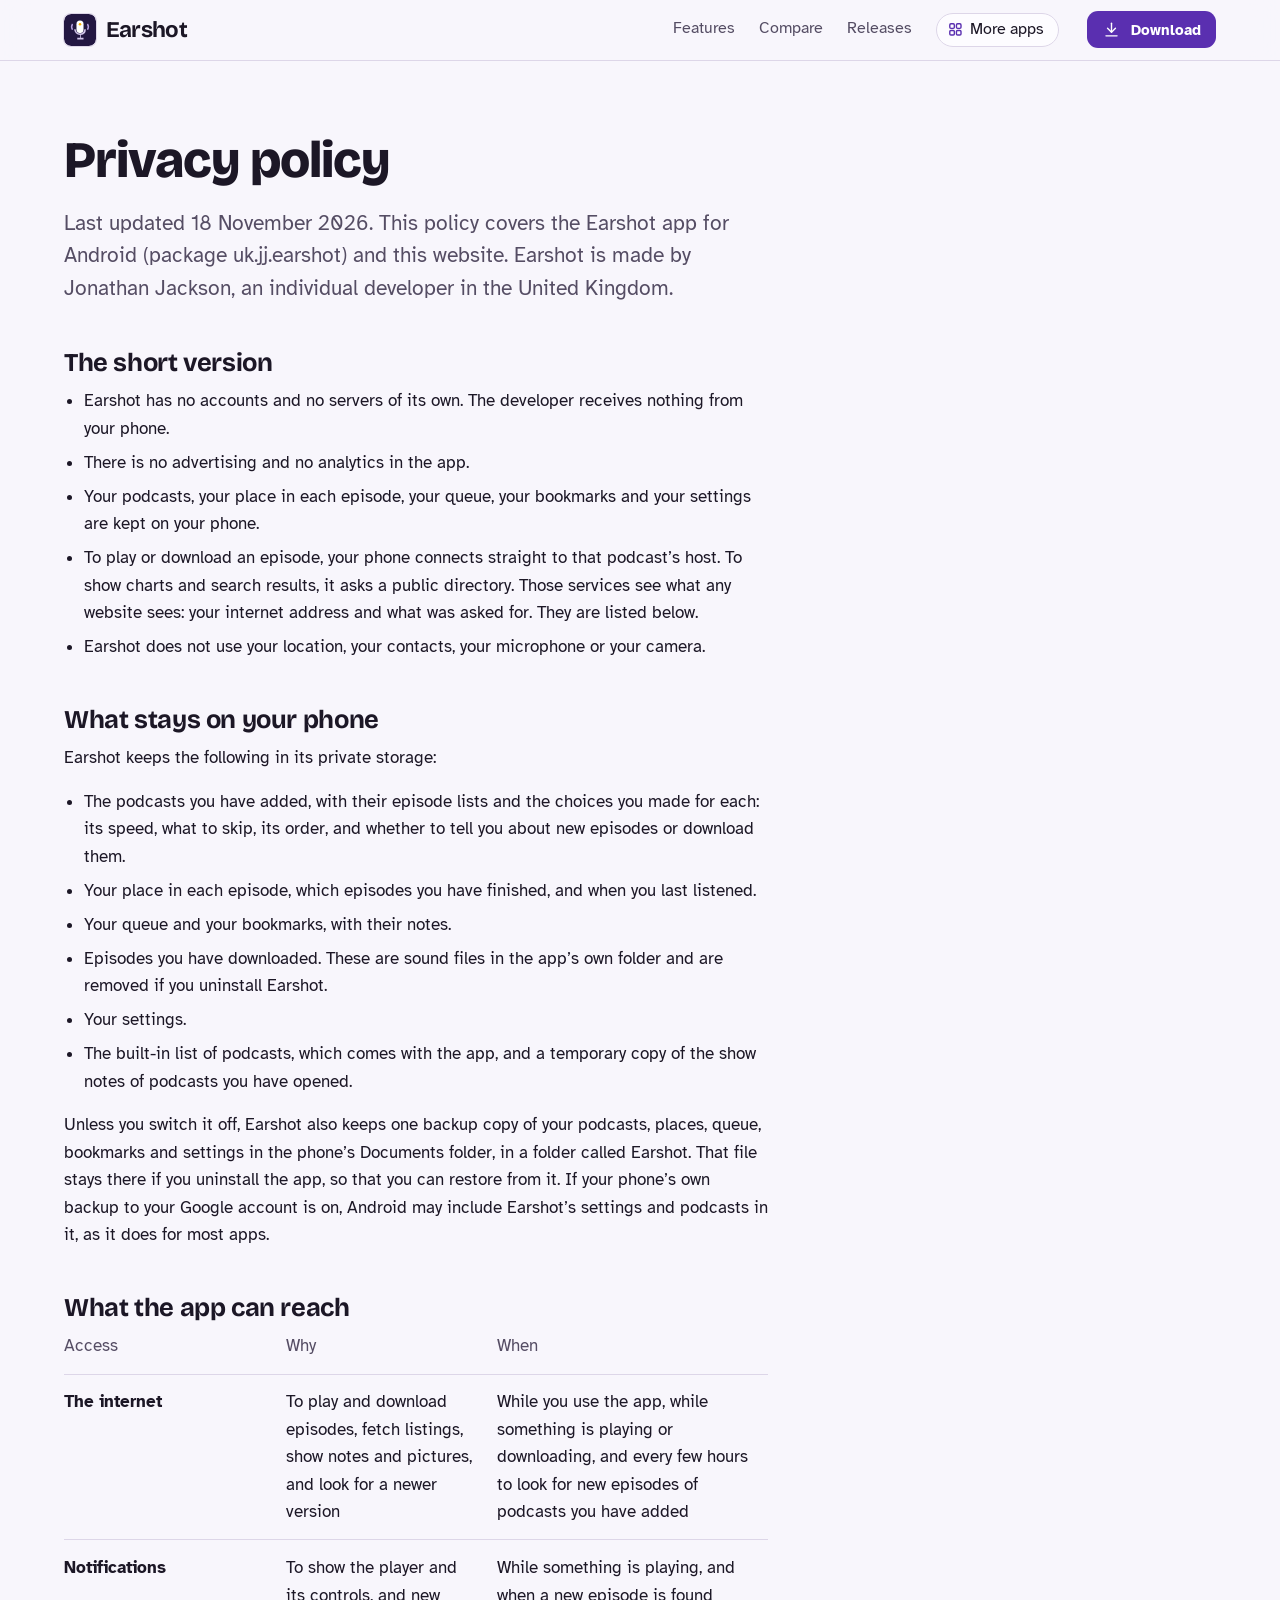
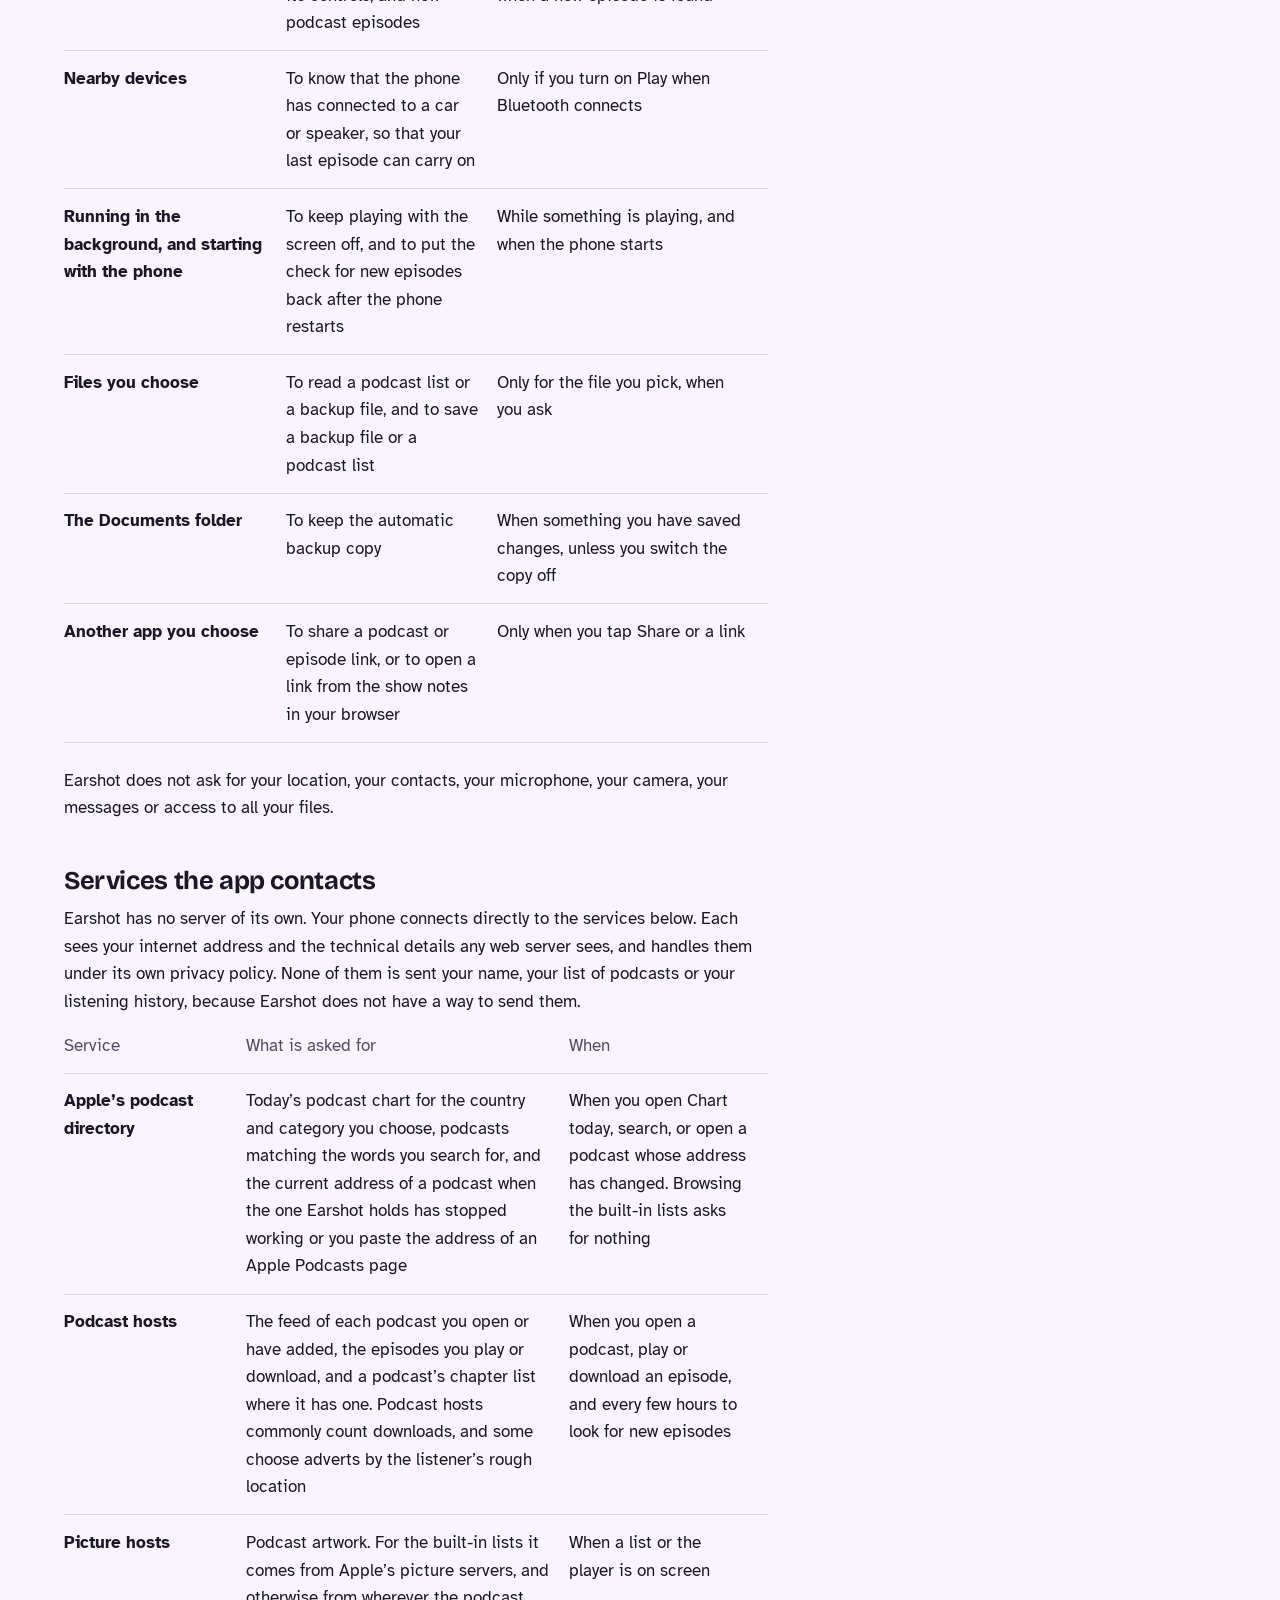
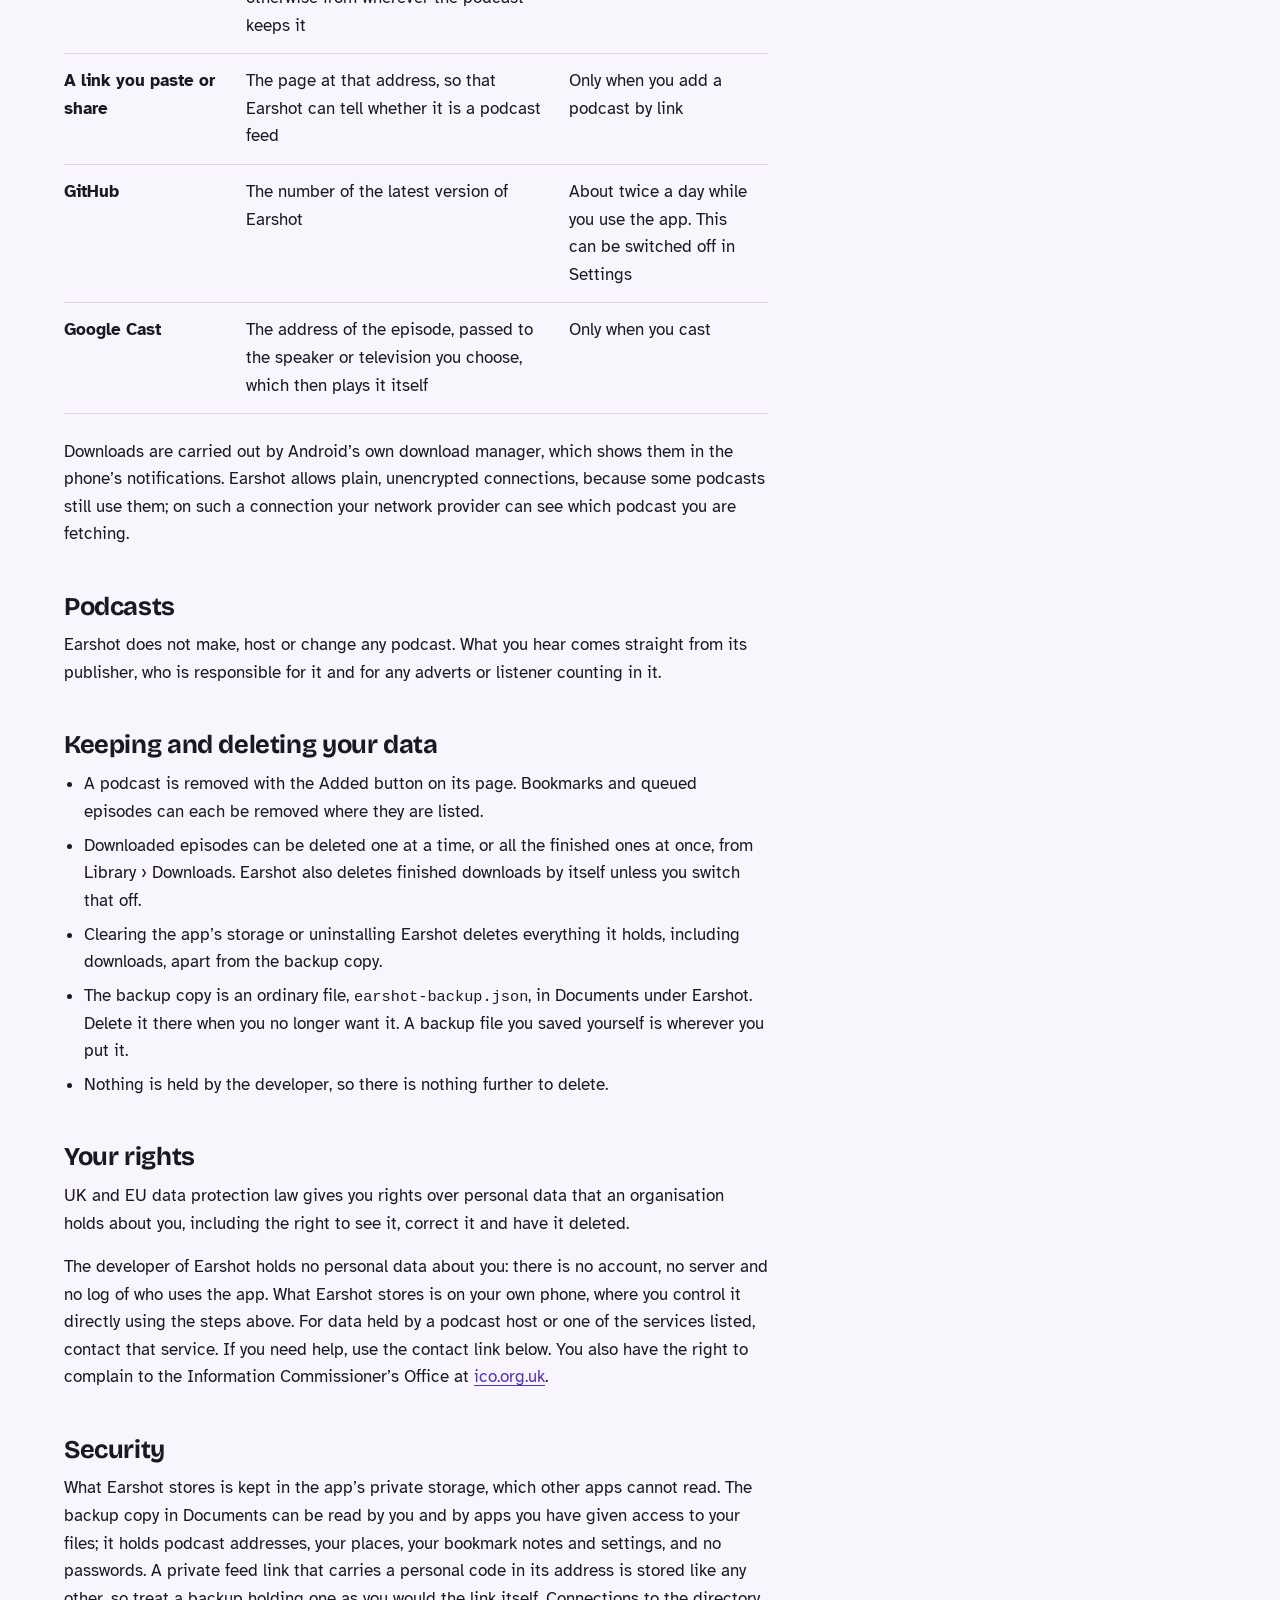
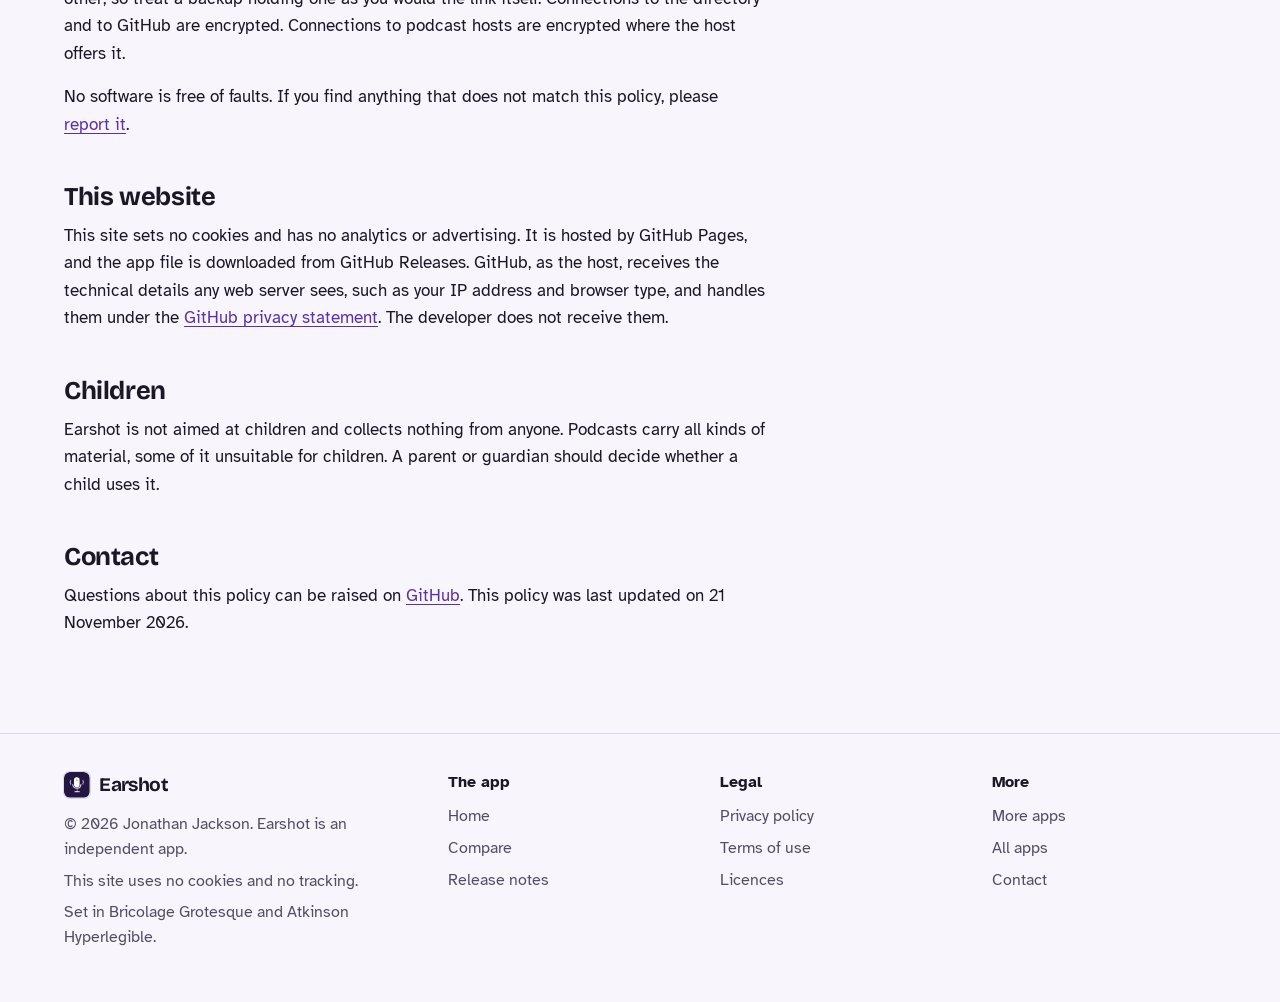
<file: privacy.html>
<!DOCTYPE html>
<html lang="en-GB">
<head>
<meta charset="utf-8">
<meta name="viewport" content="width=device-width, initial-scale=1">
<title>Earshot privacy policy</title>
<meta name="description" content="What Earshot does with your information: in short, it stays on your phone.">
<meta name="author" content="Jonathan Jackson">
<link rel="canonical" href="https://customgpter.github.io/earshot/privacy.html">
<meta name="theme-color" content="#f8f6fc" media="(prefers-color-scheme: light)">
<meta name="theme-color" content="#110e17" media="(prefers-color-scheme: dark)">
<meta property="og:type" content="website">
<meta property="og:site_name" content="Earshot">
<meta property="og:title" content="Earshot privacy policy">
<meta property="og:description" content="What Earshot does with your information: in short, it stays on your phone.">
<meta property="og:url" content="https://customgpter.github.io/earshot/privacy.html">
<meta property="og:image" content="https://customgpter.github.io/earshot/assets/og.png">
<meta property="og:image:width" content="1200">
<meta property="og:image:height" content="630">
<meta property="og:image:alt" content="Earshot&#x27;s home screen with Continue listening and new episodes">
<meta property="og:locale" content="en_GB">
<meta name="twitter:card" content="summary_large_image">
<link rel="icon" href="./assets/favicon.svg" type="image/svg+xml">
<link rel="apple-touch-icon" href="./assets/apple-touch-icon.png">
<link rel="preload" href="./assets/fonts/bricolage-grotesque-latin.woff2" as="font" type="font/woff2" crossorigin>
<link rel="preload" href="./assets/fonts/atkinson-hyperlegible-latin-400-normal.woff2" as="font" type="font/woff2" crossorigin>
<link rel="stylesheet" href="./assets/site.css?v=1">
<link rel="stylesheet" href="./assets/house.css?v=1">
<link rel="stylesheet" href="./assets/apps-list.css?v=1">
<script src="./assets/apps-list.js?v=1" defer></script>
</head>
<body>
<a class="skip" href="#main">Skip to content</a>
<header class="masthead">
<div class="wrap">
<a class="brand" href="./" aria-label="Earshot home"><svg viewBox="0 0 108 108" aria-hidden="true"><rect width="108" height="108" rx="24" fill="#231742"/><g transform="translate(54 54) scale(1.32) translate(-54 -54)"><path fill="#fff" d="M54 30a9 9 0 0 1 9 9v14a9 9 0 0 1-18 0V39a9 9 0 0 1 9-9z"/><path fill="#d1c4e9" d="M39 52h4a11 11 0 0 0 22 0h4a15 15 0 0 1-13 14.9V74h7v4H47v-4h7v-7.1A15 15 0 0 1 39 52z"/><circle cx="54" cy="39.2" r="3.2" fill="#ffb300"/><path fill="#b39ddb" d="M33.5 37.5l2.9 2.7a11 11 0 0 0 0 11.6l-2.9 2.7a15 15 0 0 1 0-17zM74.5 37.5a15 15 0 0 1 0 17l-2.9-2.7a11 11 0 0 0 0-11.6z"/></g></svg><span>Earshot</span></a>
<nav aria-label="Main"><ul><li><a href="./#features">Features</a></li><li><a href="./compare.html">Compare</a></li><li><a href="./releases.html">Releases</a></li><li><a class="more-apps" href="./more-apps.html"><svg class="ico" viewBox="0 0 24 24" aria-hidden="true"><rect x="4" y="4" width="6.5" height="6.5" rx="1.6"/><rect x="13.5" y="4" width="6.5" height="6.5" rx="1.6"/><rect x="4" y="13.5" width="6.5" height="6.5" rx="1.6"/><rect x="13.5" y="13.5" width="6.5" height="6.5" rx="1.6"/></svg>More apps</a></li></ul></nav>
<a class="button small" href="https://github.com/CustomGPTer/earshot/releases/latest/download/Earshot.apk"><svg class="ico" viewBox="0 0 24 24" aria-hidden="true"><path d="M12 4v11"/><path d="M7 10.5l5 5 5-5"/><path d="M5 20h14"/></svg>Download</a>
</div>
</header>
<main id="main" class="doc">
<div class="wrap">
<div class="measure">
<h1>Privacy policy</h1>
<p class="lede">Last updated 18 November 2026. This policy covers the Earshot app for Android (package uk.jj.earshot) and this website. Earshot is made by Jonathan Jackson, an individual developer in the United Kingdom.</p>
<h2 id="short">The short version</h2><ul>
<li>Earshot has no accounts and no servers of its own. The developer receives nothing from your phone.</li>
<li>There is no advertising and no analytics in the app.</li>
<li>Your podcasts, your place in each episode, your queue, your bookmarks and your settings are kept on your phone.</li>
<li>To play or download an episode, your phone connects straight to that podcast&rsquo;s host. To show charts and search results, it asks a public directory. Those services see what any website sees: your internet address and what was asked for. They are listed below.</li>
<li>Earshot does not use your location, your contacts, your microphone or your camera.</li>
</ul><h2 id="stays">What stays on your phone</h2><p>Earshot keeps the following in its private storage:</p>
<ul>
<li>The podcasts you have added, with their episode lists and the choices you made for each: its speed, what to skip, its order, and whether to tell you about new episodes or download them.</li>
<li>Your place in each episode, which episodes you have finished, and when you last listened.</li>
<li>Your queue and your bookmarks, with their notes.</li>
<li>Episodes you have downloaded. These are sound files in the app&rsquo;s own folder and are removed if you uninstall Earshot.</li>
<li>Your settings.</li>
<li>The built-in list of podcasts, which comes with the app, and a temporary copy of the show notes of podcasts you have opened.</li>
</ul>
<p>Unless you switch it off, Earshot also keeps one backup copy of your podcasts, places, queue, bookmarks and settings in the phone&rsquo;s Documents folder, in a folder called Earshot. That file stays there if you uninstall the app, so that you can restore from it. If your phone&rsquo;s own backup to your Google account is on, Android may include Earshot&rsquo;s settings and podcasts in it, as it does for most apps.</p><h2 id="reach">What the app can reach</h2><table>
<thead><tr><th scope="col">Access</th><th scope="col">Why</th><th scope="col">When</th></tr></thead>
<tbody>
<tr><th scope="row">The internet</th><td>To play and download episodes, fetch listings, show notes and pictures, and look for a newer version</td><td>While you use the app, while something is playing or downloading, and every few hours to look for new episodes of podcasts you have added</td></tr>
<tr><th scope="row">Notifications</th><td>To show the player and its controls, and new podcast episodes</td><td>While something is playing, and when a new episode is found</td></tr>
<tr><th scope="row">Nearby devices</th><td>To know that the phone has connected to a car or speaker, so that your last episode can carry on</td><td>Only if you turn on Play when Bluetooth connects</td></tr>
<tr><th scope="row">Running in the background, and starting with the phone</th><td>To keep playing with the screen off, and to put the check for new episodes back after the phone restarts</td><td>While something is playing, and when the phone starts</td></tr>
<tr><th scope="row">Files you choose</th><td>To read a podcast list or a backup file, and to save a backup file or a podcast list</td><td>Only for the file you pick, when you ask</td></tr>
<tr><th scope="row">The Documents folder</th><td>To keep the automatic backup copy</td><td>When something you have saved changes, unless you switch the copy off</td></tr>
<tr><th scope="row">Another app you choose</th><td>To share a podcast or episode link, or to open a link from the show notes in your browser</td><td>Only when you tap Share or a link</td></tr>
</tbody>
</table>
<p class="after-table">Earshot does not ask for your location, your contacts, your microphone, your camera, your messages or access to all your files.</p><h2 id="services">Services the app contacts</h2><p>Earshot has no server of its own. Your phone connects directly to the services below. Each sees your internet address and the technical details any web server sees, and handles them under its own privacy policy. None of them is sent your name, your list of podcasts or your listening history, because Earshot does not have a way to send them.</p>
<table>
<thead><tr><th scope="col">Service</th><th scope="col">What is asked for</th><th scope="col">When</th></tr></thead>
<tbody>
<tr><th scope="row">Apple&rsquo;s podcast directory</th><td>Today&rsquo;s podcast chart for the country and category you choose, podcasts matching the words you search for, and the current address of a podcast when the one Earshot holds has stopped working or you paste the address of an Apple Podcasts page</td><td>When you open Chart today, search, or open a podcast whose address has changed. Browsing the built-in lists asks for nothing</td></tr>
<tr><th scope="row">Podcast hosts</th><td>The feed of each podcast you open or have added, the episodes you play or download, and a podcast&rsquo;s chapter list where it has one. Podcast hosts commonly count downloads, and some choose adverts by the listener&rsquo;s rough location</td><td>When you open a podcast, play or download an episode, and every few hours to look for new episodes</td></tr>
<tr><th scope="row">Picture hosts</th><td>Podcast artwork. For the built-in lists it comes from Apple&rsquo;s picture servers, and otherwise from wherever the podcast keeps it</td><td>When a list or the player is on screen</td></tr>
<tr><th scope="row">A link you paste or share</th><td>The page at that address, so that Earshot can tell whether it is a podcast feed</td><td>Only when you add a podcast by link</td></tr>
<tr><th scope="row">GitHub</th><td>The number of the latest version of Earshot</td><td>About twice a day while you use the app. This can be switched off in Settings</td></tr>
<tr><th scope="row">Google Cast</th><td>The address of the episode, passed to the speaker or television you choose, which then plays it itself</td><td>Only when you cast</td></tr>
</tbody>
</table>
<p class="after-table">Downloads are carried out by Android&rsquo;s own download manager, which shows them in the phone&rsquo;s notifications. Earshot allows plain, unencrypted connections, because some podcasts still use them; on such a connection your network provider can see which podcast you are fetching.</p><h2 id="others">Podcasts</h2><p>Earshot does not make, host or change any podcast. What you hear comes straight from its publisher, who is responsible for it and for any adverts or listener counting in it.</p><h2 id="deleting">Keeping and deleting your data</h2><ul>
<li>A podcast is removed with the Added button on its page. Bookmarks and queued episodes can each be removed where they are listed.</li>
<li>Downloaded episodes can be deleted one at a time, or all the finished ones at once, from <span class="path">Library &rsaquo; Downloads</span>. Earshot also deletes finished downloads by itself unless you switch that off.</li>
<li>Clearing the app&rsquo;s storage or uninstalling Earshot deletes everything it holds, including downloads, apart from the backup copy.</li>
<li>The backup copy is an ordinary file, <code>earshot-backup.json</code>, in Documents under Earshot. Delete it there when you no longer want it. A backup file you saved yourself is wherever you put it.</li>
<li>Nothing is held by the developer, so there is nothing further to delete.</li>
</ul><h2 id="rights">Your rights</h2><p>UK and EU data protection law gives you rights over personal data that an organisation holds about you, including the right to see it, correct it and have it deleted.</p>
<p>The developer of Earshot holds no personal data about you: there is no account, no server and no log of who uses the app. What Earshot stores is on your own phone, where you control it directly using the steps above. For data held by a podcast host or one of the services listed, contact that service. If you need help, use the contact link below. You also have the right to complain to the Information Commissioner&rsquo;s Office at <a href="https://ico.org.uk/">ico.org.uk</a>.</p><h2 id="security">Security</h2><p>What Earshot stores is kept in the app&rsquo;s private storage, which other apps cannot read. The backup copy in Documents can be read by you and by apps you have given access to your files; it holds podcast addresses, your places, your bookmark notes and settings, and no passwords. A private feed link that carries a personal code in its address is stored like any other, so treat a backup holding one as you would the link itself. Connections to the directory and to GitHub are encrypted. Connections to podcast hosts are encrypted where the host offers it.</p>
<p>No software is free of faults. If you find anything that does not match this policy, please <a href="https://github.com/CustomGPTer/earshot/issues">report it</a>.</p><h2 id="website">This website</h2><p>This site sets no cookies and has no analytics or advertising. It is hosted by GitHub Pages, and the app file is downloaded from GitHub Releases. GitHub, as the host, receives the technical details any web server sees, such as your IP address and browser type, and handles them under the <a href="https://docs.github.com/en/site-policy/privacy-policies/github-general-privacy-statement">GitHub privacy statement</a>. The developer does not receive them.</p><h2 id="children">Children</h2><p>Earshot is not aimed at children and collects nothing from anyone. Podcasts carry all kinds of material, some of it unsuitable for children. A parent or guardian should decide whether a child uses it.</p>
<h2 id="contact">Contact</h2>
<p>Questions about this policy can be raised on <a href="https://github.com/CustomGPTer/earshot/issues">GitHub</a>. This policy was last updated on 21 November 2026.</p>
</div>
</div>
</main>
<footer class="colophon">
<div class="wrap">
<div>
<a class="brand" href="./" aria-label="Earshot home"><svg viewBox="0 0 108 108" aria-hidden="true"><rect width="108" height="108" rx="24" fill="#231742"/><g transform="translate(54 54) scale(1.32) translate(-54 -54)"><path fill="#fff" d="M54 30a9 9 0 0 1 9 9v14a9 9 0 0 1-18 0V39a9 9 0 0 1 9-9z"/><path fill="#d1c4e9" d="M39 52h4a11 11 0 0 0 22 0h4a15 15 0 0 1-13 14.9V74h7v4H47v-4h7v-7.1A15 15 0 0 1 39 52z"/><circle cx="54" cy="39.2" r="3.2" fill="#ffb300"/><path fill="#b39ddb" d="M33.5 37.5l2.9 2.7a11 11 0 0 0 0 11.6l-2.9 2.7a15 15 0 0 1 0-17zM74.5 37.5a15 15 0 0 1 0 17l-2.9-2.7a11 11 0 0 0 0-11.6z"/></g></svg><span>Earshot</span></a>
<p>&copy; 2026 Jonathan Jackson. Earshot is an independent app.</p>
<p>This site uses no cookies and no tracking.</p>
<p>Set in Bricolage Grotesque and Atkinson Hyperlegible.</p>
</div>
<nav aria-label="The app"><h2>The app</h2><ul>
<li><a href="./">Home</a></li>
<li><a href="./compare.html">Compare</a></li>
<li><a href="./releases.html">Release notes</a></li>

</ul></nav>
<nav aria-label="Legal"><h2>Legal</h2><ul>
<li><a href="./privacy.html">Privacy policy</a></li>
<li><a href="./terms.html">Terms of use</a></li>
<li><a href="./licences.html">Licences</a></li>
</ul></nav>
<nav aria-label="More"><h2>More</h2><ul>
<li><a href="./more-apps.html">More apps</a></li>
<li><a href="https://customgpter.github.io/">All apps</a></li>
<li><a href="https://github.com/CustomGPTer/earshot/issues">Contact</a></li>
</ul></nav>
</div>
</footer>
</body>
</html>
</file>
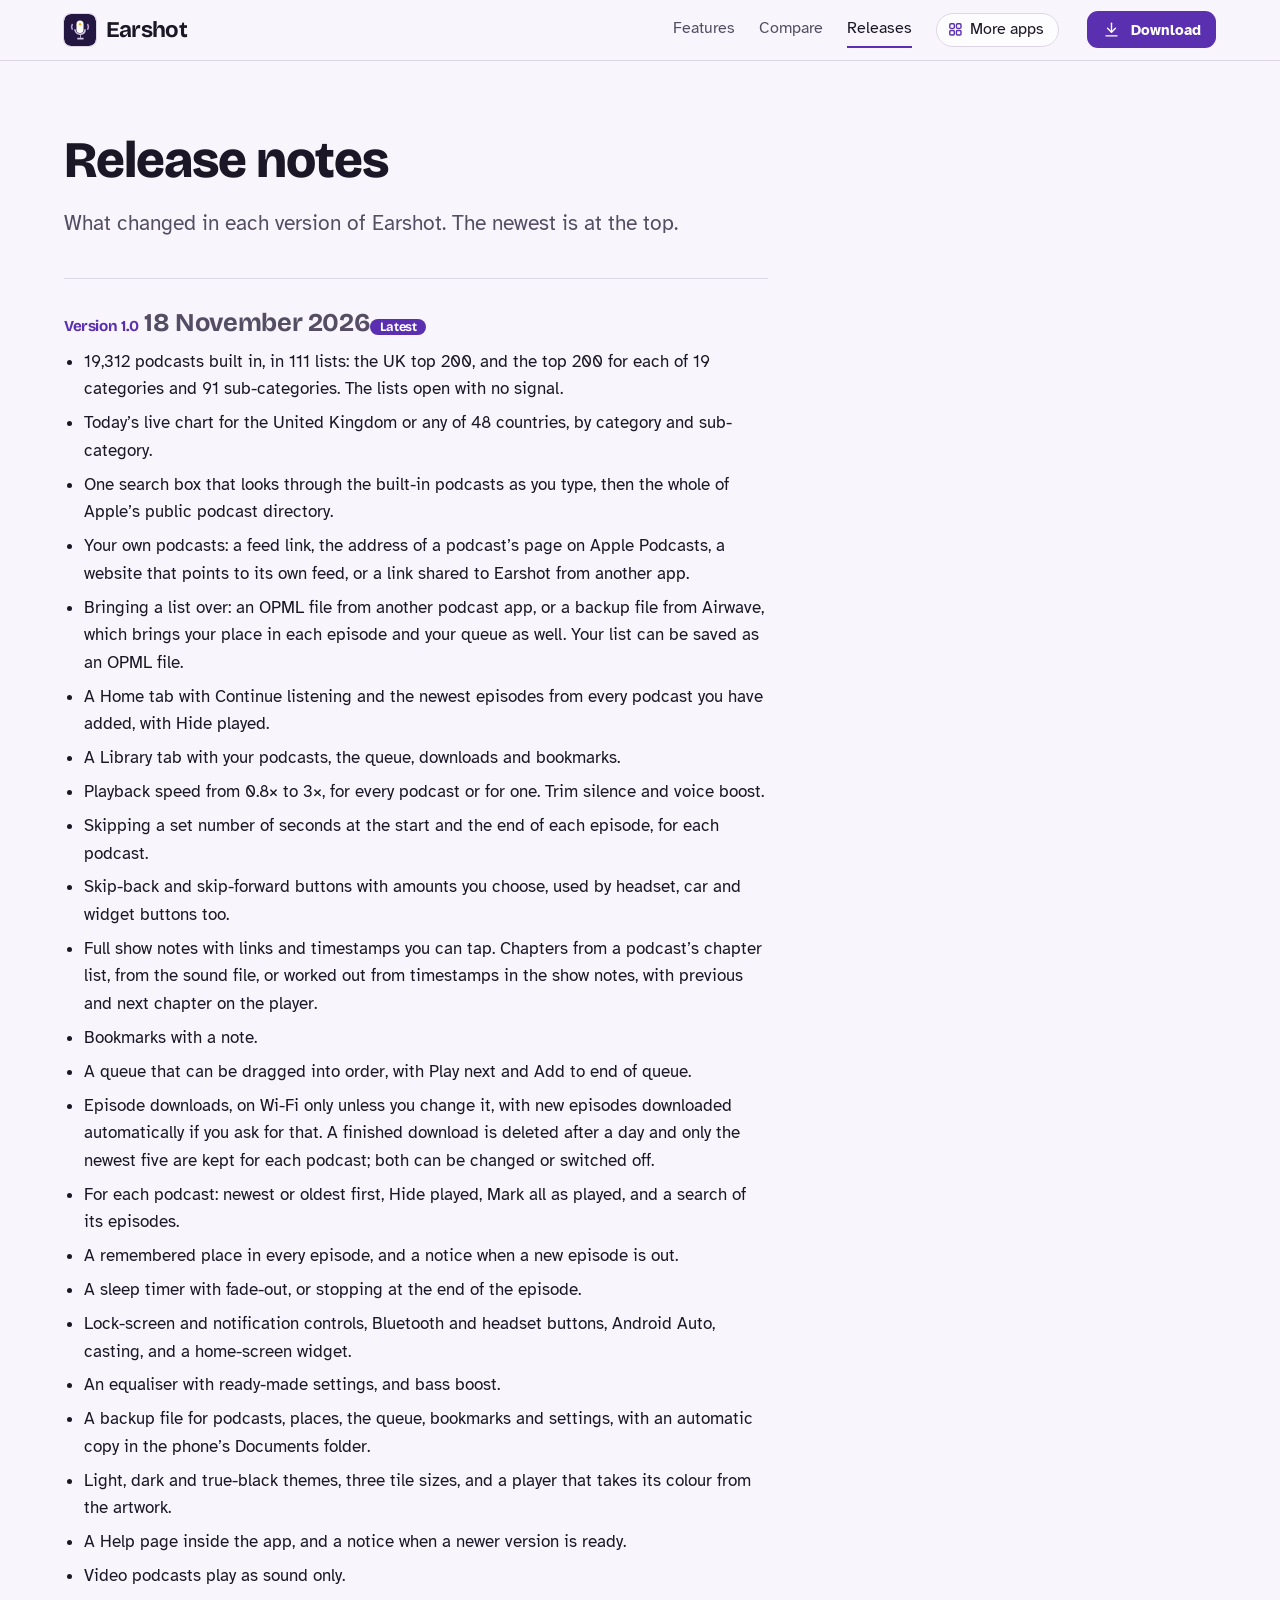
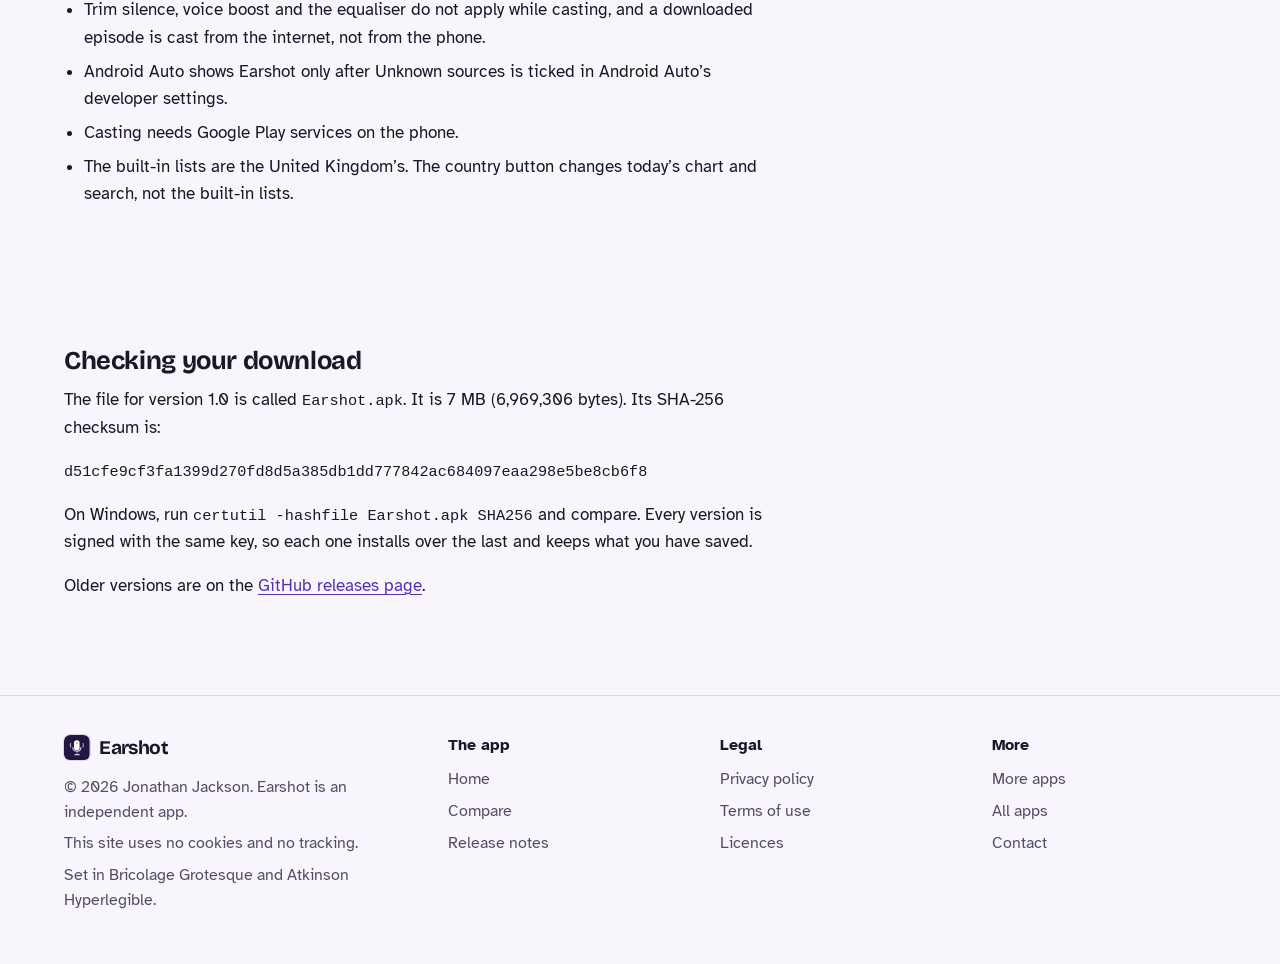
<file: releases.html>
<!DOCTYPE html>
<html lang="en-GB">
<head>
<meta charset="utf-8">
<meta name="viewport" content="width=device-width, initial-scale=1">
<title>Earshot release notes</title>
<meta name="description" content="What changed in each version of Earshot, with the file size and checksum to check your download.">
<meta name="author" content="Jonathan Jackson">
<link rel="canonical" href="https://customgpter.github.io/earshot/releases.html">
<meta name="theme-color" content="#f8f6fc" media="(prefers-color-scheme: light)">
<meta name="theme-color" content="#110e17" media="(prefers-color-scheme: dark)">
<meta property="og:type" content="website">
<meta property="og:site_name" content="Earshot">
<meta property="og:title" content="Earshot release notes">
<meta property="og:description" content="What changed in each version of Earshot, with the file size and checksum to check your download.">
<meta property="og:url" content="https://customgpter.github.io/earshot/releases.html">
<meta property="og:image" content="https://customgpter.github.io/earshot/assets/og.png">
<meta property="og:image:width" content="1200">
<meta property="og:image:height" content="630">
<meta property="og:image:alt" content="Earshot&#x27;s home screen with Continue listening and new episodes">
<meta property="og:locale" content="en_GB">
<meta name="twitter:card" content="summary_large_image">
<link rel="icon" href="./assets/favicon.svg" type="image/svg+xml">
<link rel="apple-touch-icon" href="./assets/apple-touch-icon.png">
<link rel="preload" href="./assets/fonts/bricolage-grotesque-latin.woff2" as="font" type="font/woff2" crossorigin>
<link rel="preload" href="./assets/fonts/atkinson-hyperlegible-latin-400-normal.woff2" as="font" type="font/woff2" crossorigin>
<link rel="stylesheet" href="./assets/site.css?v=1">
<link rel="stylesheet" href="./assets/house.css?v=1">
<link rel="stylesheet" href="./assets/apps-list.css?v=1">
<script src="./assets/apps-list.js?v=1" defer></script>
</head>
<body>
<a class="skip" href="#main">Skip to content</a>
<header class="masthead">
<div class="wrap">
<a class="brand" href="./" aria-label="Earshot home"><svg viewBox="0 0 108 108" aria-hidden="true"><rect width="108" height="108" rx="24" fill="#231742"/><g transform="translate(54 54) scale(1.32) translate(-54 -54)"><path fill="#fff" d="M54 30a9 9 0 0 1 9 9v14a9 9 0 0 1-18 0V39a9 9 0 0 1 9-9z"/><path fill="#d1c4e9" d="M39 52h4a11 11 0 0 0 22 0h4a15 15 0 0 1-13 14.9V74h7v4H47v-4h7v-7.1A15 15 0 0 1 39 52z"/><circle cx="54" cy="39.2" r="3.2" fill="#ffb300"/><path fill="#b39ddb" d="M33.5 37.5l2.9 2.7a11 11 0 0 0 0 11.6l-2.9 2.7a15 15 0 0 1 0-17zM74.5 37.5a15 15 0 0 1 0 17l-2.9-2.7a11 11 0 0 0 0-11.6z"/></g></svg><span>Earshot</span></a>
<nav aria-label="Main"><ul><li><a href="./#features">Features</a></li><li><a href="./compare.html">Compare</a></li><li><a href="./releases.html" aria-current="page">Releases</a></li><li><a class="more-apps" href="./more-apps.html"><svg class="ico" viewBox="0 0 24 24" aria-hidden="true"><rect x="4" y="4" width="6.5" height="6.5" rx="1.6"/><rect x="13.5" y="4" width="6.5" height="6.5" rx="1.6"/><rect x="4" y="13.5" width="6.5" height="6.5" rx="1.6"/><rect x="13.5" y="13.5" width="6.5" height="6.5" rx="1.6"/></svg>More apps</a></li></ul></nav>
<a class="button small" href="https://github.com/CustomGPTer/earshot/releases/latest/download/Earshot.apk"><svg class="ico" viewBox="0 0 24 24" aria-hidden="true"><path d="M12 4v11"/><path d="M7 10.5l5 5 5-5"/><path d="M5 20h14"/></svg>Download</a>
</div>
</header>
<main id="main" class="doc">
<div class="wrap">
<div class="measure">
<h1>Release notes</h1>
<p class="lede">What changed in each version of Earshot. The newest is at the top.</p>
<section class="release" id="v1.0"><h2><span class="ver">Version 1.0</span> <span class="when">18 November 2026</span><span class="tag">Latest</span></h2><ul><li>19,312 podcasts built in, in 111 lists: the UK top 200, and the top 200 for each of 19 categories and 91 sub-categories. The lists open with no signal.</li><li>Today&rsquo;s live chart for the United Kingdom or any of 48 countries, by category and sub-category.</li><li>One search box that looks through the built-in podcasts as you type, then the whole of Apple&rsquo;s public podcast directory.</li><li>Your own podcasts: a feed link, the address of a podcast&rsquo;s page on Apple Podcasts, a website that points to its own feed, or a link shared to Earshot from another app.</li><li>Bringing a list over: an OPML file from another podcast app, or a backup file from Airwave, which brings your place in each episode and your queue as well. Your list can be saved as an OPML file.</li><li>A Home tab with Continue listening and the newest episodes from every podcast you have added, with Hide played.</li><li>A Library tab with your podcasts, the queue, downloads and bookmarks.</li><li>Playback speed from 0.8&times; to 3&times;, for every podcast or for one. Trim silence and voice boost.</li><li>Skipping a set number of seconds at the start and the end of each episode, for each podcast.</li><li>Skip-back and skip-forward buttons with amounts you choose, used by headset, car and widget buttons too.</li><li>Full show notes with links and timestamps you can tap. Chapters from a podcast&rsquo;s chapter list, from the sound file, or worked out from timestamps in the show notes, with previous and next chapter on the player.</li><li>Bookmarks with a note.</li><li>A queue that can be dragged into order, with Play next and Add to end of queue.</li><li>Episode downloads, on Wi-Fi only unless you change it, with new episodes downloaded automatically if you ask for that. A finished download is deleted after a day and only the newest five are kept for each podcast; both can be changed or switched off.</li><li>For each podcast: newest or oldest first, Hide played, Mark all as played, and a search of its episodes.</li><li>A remembered place in every episode, and a notice when a new episode is out.</li><li>A sleep timer with fade-out, or stopping at the end of the episode.</li><li>Lock-screen and notification controls, Bluetooth and headset buttons, Android Auto, casting, and a home-screen widget.</li><li>An equaliser with ready-made settings, and bass boost.</li><li>A backup file for podcasts, places, the queue, bookmarks and settings, with an automatic copy in the phone&rsquo;s Documents folder.</li><li>Light, dark and true-black themes, three tile sizes, and a player that takes its colour from the artwork.</li><li>A Help page inside the app, and a notice when a newer version is ready.</li><li>Video podcasts play as sound only.</li><li>Trim silence, voice boost and the equaliser do not apply while casting, and a downloaded episode is cast from the internet, not from the phone.</li><li>Android Auto shows Earshot only after Unknown sources is ticked in Android Auto&rsquo;s developer settings.</li><li>Casting needs Google Play services on the phone.</li><li>The built-in lists are the United Kingdom&rsquo;s. The country button changes today&rsquo;s chart and search, not the built-in lists.</li></ul></section>
<h2 id="checking">Checking your download</h2>
<p>The file for version 1.0 is called <code>Earshot.apk</code>. It is 7 MB (6,969,306 bytes). Its SHA-256 checksum is:</p>
<p><code class="sum">d51cfe9cf3fa1399d270fd8d5a385db1dd777842ac684097eaa298e5be8cb6f8</code></p>
<p>On Windows, run <code>certutil -hashfile Earshot.apk SHA256</code> and compare. Every version is signed with the same key, so each one installs over the last and keeps what you have saved.</p>
<p>Older versions are on the <a href="https://github.com/CustomGPTer/earshot/releases">GitHub releases page</a>.</p>
</div>
</div>
</main>
<footer class="colophon">
<div class="wrap">
<div>
<a class="brand" href="./" aria-label="Earshot home"><svg viewBox="0 0 108 108" aria-hidden="true"><rect width="108" height="108" rx="24" fill="#231742"/><g transform="translate(54 54) scale(1.32) translate(-54 -54)"><path fill="#fff" d="M54 30a9 9 0 0 1 9 9v14a9 9 0 0 1-18 0V39a9 9 0 0 1 9-9z"/><path fill="#d1c4e9" d="M39 52h4a11 11 0 0 0 22 0h4a15 15 0 0 1-13 14.9V74h7v4H47v-4h7v-7.1A15 15 0 0 1 39 52z"/><circle cx="54" cy="39.2" r="3.2" fill="#ffb300"/><path fill="#b39ddb" d="M33.5 37.5l2.9 2.7a11 11 0 0 0 0 11.6l-2.9 2.7a15 15 0 0 1 0-17zM74.5 37.5a15 15 0 0 1 0 17l-2.9-2.7a11 11 0 0 0 0-11.6z"/></g></svg><span>Earshot</span></a>
<p>&copy; 2026 Jonathan Jackson. Earshot is an independent app.</p>
<p>This site uses no cookies and no tracking.</p>
<p>Set in Bricolage Grotesque and Atkinson Hyperlegible.</p>
</div>
<nav aria-label="The app"><h2>The app</h2><ul>
<li><a href="./">Home</a></li>
<li><a href="./compare.html">Compare</a></li>
<li><a href="./releases.html">Release notes</a></li>

</ul></nav>
<nav aria-label="Legal"><h2>Legal</h2><ul>
<li><a href="./privacy.html">Privacy policy</a></li>
<li><a href="./terms.html">Terms of use</a></li>
<li><a href="./licences.html">Licences</a></li>
</ul></nav>
<nav aria-label="More"><h2>More</h2><ul>
<li><a href="./more-apps.html">More apps</a></li>
<li><a href="https://customgpter.github.io/">All apps</a></li>
<li><a href="https://github.com/CustomGPTer/earshot/issues">Contact</a></li>
</ul></nav>
</div>
</footer>
</body>
</html>
</file>
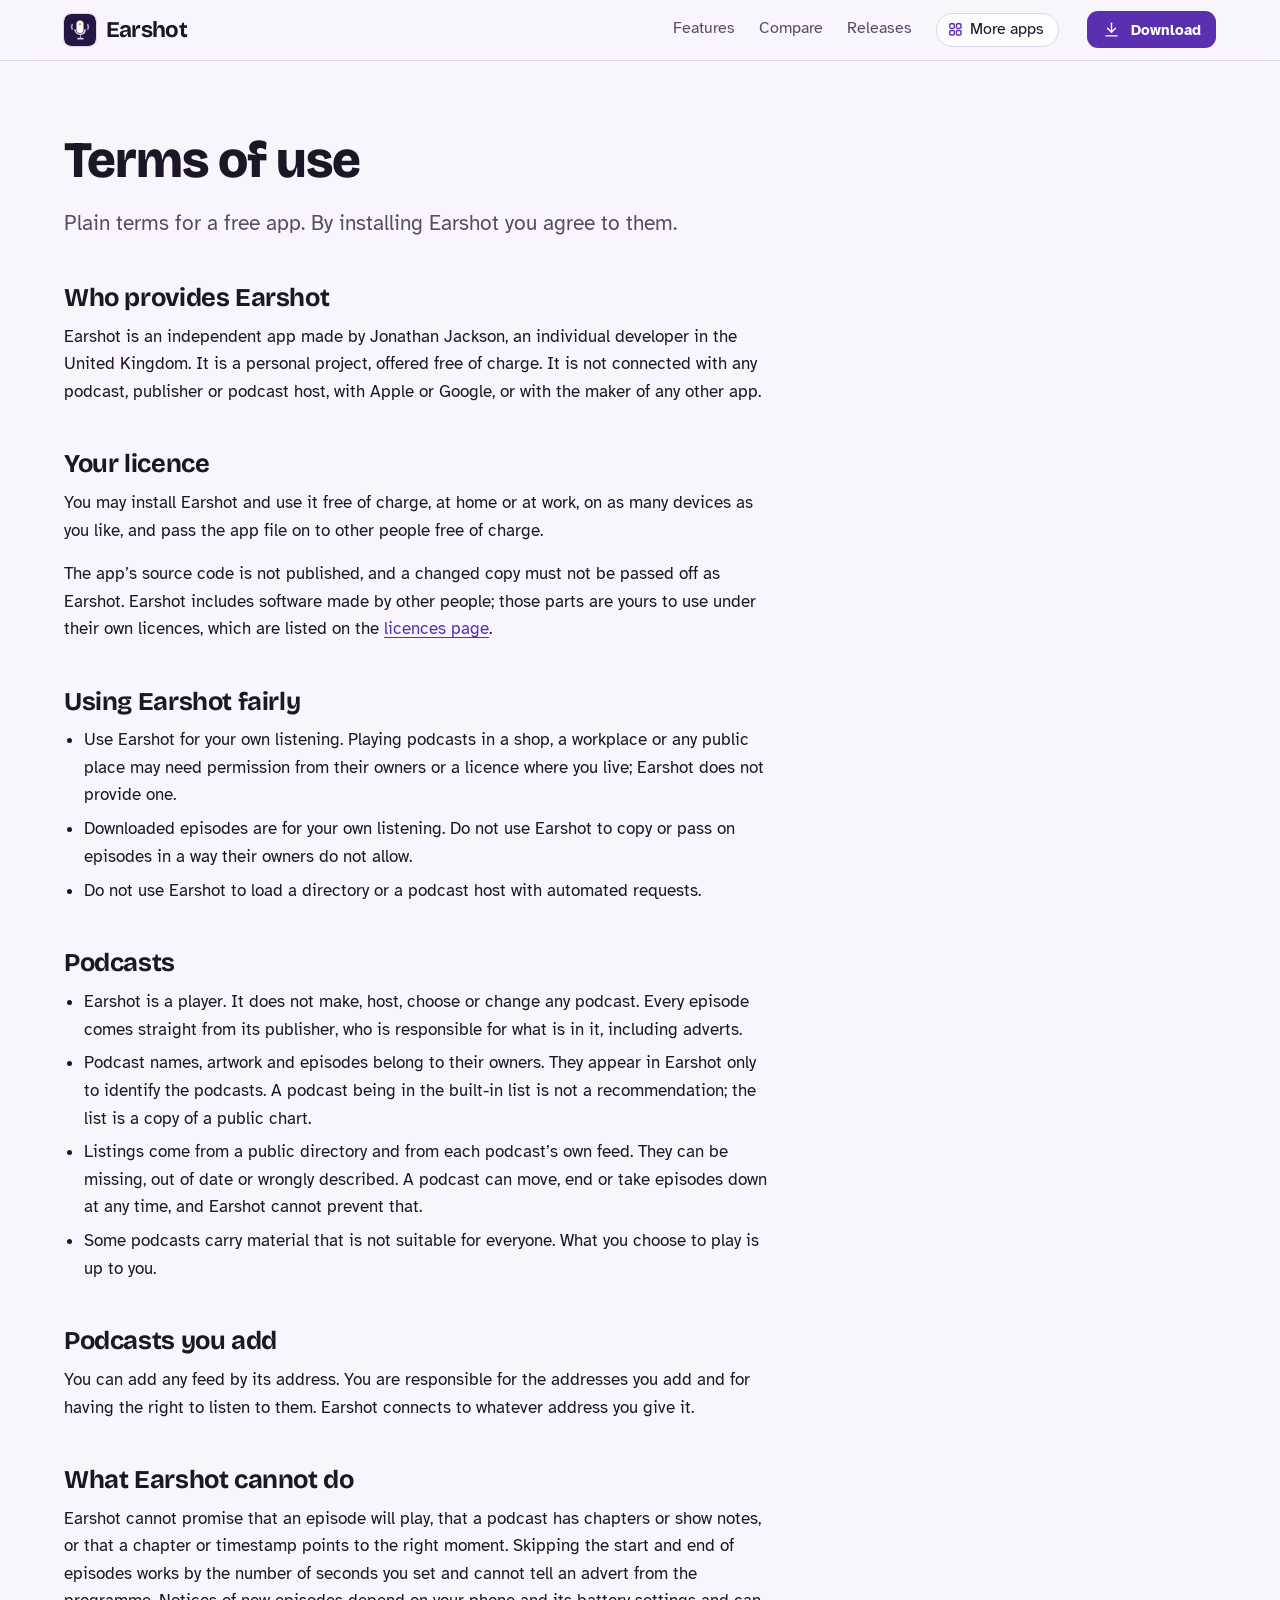
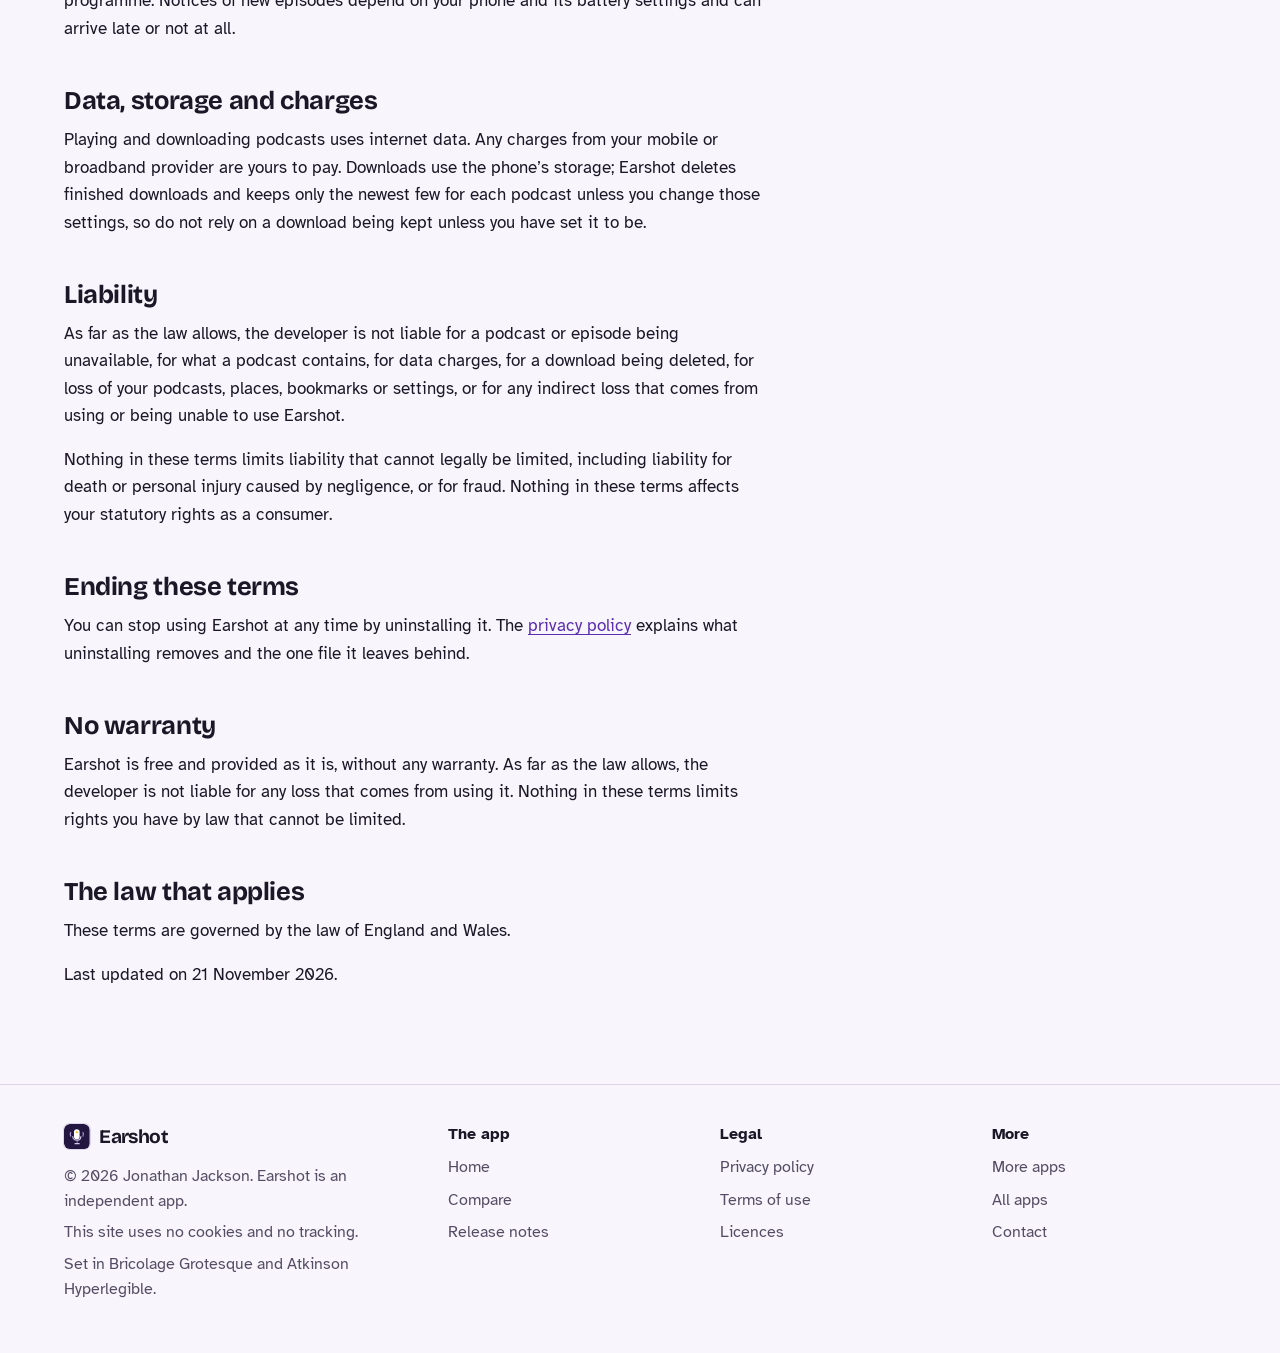
<file: terms.html>
<!DOCTYPE html>
<html lang="en-GB">
<head>
<meta charset="utf-8">
<meta name="viewport" content="width=device-width, initial-scale=1">
<title>Earshot terms of use</title>
<meta name="description" content="The terms for using Earshot.">
<meta name="author" content="Jonathan Jackson">
<link rel="canonical" href="https://customgpter.github.io/earshot/terms.html">
<meta name="theme-color" content="#f8f6fc" media="(prefers-color-scheme: light)">
<meta name="theme-color" content="#110e17" media="(prefers-color-scheme: dark)">
<meta property="og:type" content="website">
<meta property="og:site_name" content="Earshot">
<meta property="og:title" content="Earshot terms of use">
<meta property="og:description" content="The terms for using Earshot.">
<meta property="og:url" content="https://customgpter.github.io/earshot/terms.html">
<meta property="og:image" content="https://customgpter.github.io/earshot/assets/og.png">
<meta property="og:image:width" content="1200">
<meta property="og:image:height" content="630">
<meta property="og:image:alt" content="Earshot&#x27;s home screen with Continue listening and new episodes">
<meta property="og:locale" content="en_GB">
<meta name="twitter:card" content="summary_large_image">
<link rel="icon" href="./assets/favicon.svg" type="image/svg+xml">
<link rel="apple-touch-icon" href="./assets/apple-touch-icon.png">
<link rel="preload" href="./assets/fonts/bricolage-grotesque-latin.woff2" as="font" type="font/woff2" crossorigin>
<link rel="preload" href="./assets/fonts/atkinson-hyperlegible-latin-400-normal.woff2" as="font" type="font/woff2" crossorigin>
<link rel="stylesheet" href="./assets/site.css?v=1">
<link rel="stylesheet" href="./assets/house.css?v=1">
<link rel="stylesheet" href="./assets/apps-list.css?v=1">
<script src="./assets/apps-list.js?v=1" defer></script>
</head>
<body>
<a class="skip" href="#main">Skip to content</a>
<header class="masthead">
<div class="wrap">
<a class="brand" href="./" aria-label="Earshot home"><svg viewBox="0 0 108 108" aria-hidden="true"><rect width="108" height="108" rx="24" fill="#231742"/><g transform="translate(54 54) scale(1.32) translate(-54 -54)"><path fill="#fff" d="M54 30a9 9 0 0 1 9 9v14a9 9 0 0 1-18 0V39a9 9 0 0 1 9-9z"/><path fill="#d1c4e9" d="M39 52h4a11 11 0 0 0 22 0h4a15 15 0 0 1-13 14.9V74h7v4H47v-4h7v-7.1A15 15 0 0 1 39 52z"/><circle cx="54" cy="39.2" r="3.2" fill="#ffb300"/><path fill="#b39ddb" d="M33.5 37.5l2.9 2.7a11 11 0 0 0 0 11.6l-2.9 2.7a15 15 0 0 1 0-17zM74.5 37.5a15 15 0 0 1 0 17l-2.9-2.7a11 11 0 0 0 0-11.6z"/></g></svg><span>Earshot</span></a>
<nav aria-label="Main"><ul><li><a href="./#features">Features</a></li><li><a href="./compare.html">Compare</a></li><li><a href="./releases.html">Releases</a></li><li><a class="more-apps" href="./more-apps.html"><svg class="ico" viewBox="0 0 24 24" aria-hidden="true"><rect x="4" y="4" width="6.5" height="6.5" rx="1.6"/><rect x="13.5" y="4" width="6.5" height="6.5" rx="1.6"/><rect x="4" y="13.5" width="6.5" height="6.5" rx="1.6"/><rect x="13.5" y="13.5" width="6.5" height="6.5" rx="1.6"/></svg>More apps</a></li></ul></nav>
<a class="button small" href="https://github.com/CustomGPTer/earshot/releases/latest/download/Earshot.apk"><svg class="ico" viewBox="0 0 24 24" aria-hidden="true"><path d="M12 4v11"/><path d="M7 10.5l5 5 5-5"/><path d="M5 20h14"/></svg>Download</a>
</div>
</header>
<main id="main" class="doc">
<div class="wrap">
<div class="measure">
<h1>Terms of use</h1>
<p class="lede">Plain terms for a free app. By installing Earshot you agree to them.</p>
<h2 id="who">Who provides Earshot</h2><p>Earshot is an independent app made by Jonathan Jackson, an individual developer in the United Kingdom. It is a personal project, offered free of charge. It is not connected with any podcast, publisher or podcast host, with Apple or Google, or with the maker of any other app.</p><h2 id="licence">Your licence</h2><p>You may install Earshot and use it free of charge, at home or at work, on as many devices as you like, and pass the app file on to other people free of charge.</p>
<p>The app&rsquo;s source code is not published, and a changed copy must not be passed off as Earshot. Earshot includes software made by other people; those parts are yours to use under their own licences, which are listed on the <a href="licences.html">licences page</a>.</p><h2 id="fairly">Using Earshot fairly</h2><ul>
<li>Use Earshot for your own listening. Playing podcasts in a shop, a workplace or any public place may need permission from their owners or a licence where you live; Earshot does not provide one.</li>
<li>Downloaded episodes are for your own listening. Do not use Earshot to copy or pass on episodes in a way their owners do not allow.</li>
<li>Do not use Earshot to load a directory or a podcast host with automated requests.</li>
</ul><h2 id="content">Podcasts</h2><ul>
<li>Earshot is a player. It does not make, host, choose or change any podcast. Every episode comes straight from its publisher, who is responsible for what is in it, including adverts.</li>
<li>Podcast names, artwork and episodes belong to their owners. They appear in Earshot only to identify the podcasts. A podcast being in the built-in list is not a recommendation; the list is a copy of a public chart.</li>
<li>Listings come from a public directory and from each podcast&rsquo;s own feed. They can be missing, out of date or wrongly described. A podcast can move, end or take episodes down at any time, and Earshot cannot prevent that.</li>
<li>Some podcasts carry material that is not suitable for everyone. What you choose to play is up to you.</li>
</ul><h2 id="own">Podcasts you add</h2><p>You can add any feed by its address. You are responsible for the addresses you add and for having the right to listen to them. Earshot connects to whatever address you give it.</p><h2 id="cannot">What Earshot cannot do</h2><p>Earshot cannot promise that an episode will play, that a podcast has chapters or show notes, or that a chapter or timestamp points to the right moment. Skipping the start and end of episodes works by the number of seconds you set and cannot tell an advert from the programme. Notices of new episodes depend on your phone and its battery settings and can arrive late or not at all.</p><h2 id="data">Data, storage and charges</h2><p>Playing and downloading podcasts uses internet data. Any charges from your mobile or broadband provider are yours to pay. Downloads use the phone&rsquo;s storage; Earshot deletes finished downloads and keeps only the newest few for each podcast unless you change those settings, so do not rely on a download being kept unless you have set it to be.</p><h2 id="liability">Liability</h2><p>As far as the law allows, the developer is not liable for a podcast or episode being unavailable, for what a podcast contains, for data charges, for a download being deleted, for loss of your podcasts, places, bookmarks or settings, or for any indirect loss that comes from using or being unable to use Earshot.</p>
<p>Nothing in these terms limits liability that cannot legally be limited, including liability for death or personal injury caused by negligence, or for fraud. Nothing in these terms affects your statutory rights as a consumer.</p><h2 id="ending">Ending these terms</h2><p>You can stop using Earshot at any time by uninstalling it. The <a href="privacy.html">privacy policy</a> explains what uninstalling removes and the one file it leaves behind.</p>
<h2 id="no-warranty">No warranty</h2>
<p>Earshot is free and provided as it is, without any warranty. As far as the law allows, the developer is not liable for any loss that comes from using it. Nothing in these terms limits rights you have by law that cannot be limited.</p>
<h2 id="governing">The law that applies</h2>
<p>These terms are governed by the law of England and Wales.</p>
<p>Last updated on 21 November 2026.</p>
</div>
</div>
</main>
<footer class="colophon">
<div class="wrap">
<div>
<a class="brand" href="./" aria-label="Earshot home"><svg viewBox="0 0 108 108" aria-hidden="true"><rect width="108" height="108" rx="24" fill="#231742"/><g transform="translate(54 54) scale(1.32) translate(-54 -54)"><path fill="#fff" d="M54 30a9 9 0 0 1 9 9v14a9 9 0 0 1-18 0V39a9 9 0 0 1 9-9z"/><path fill="#d1c4e9" d="M39 52h4a11 11 0 0 0 22 0h4a15 15 0 0 1-13 14.9V74h7v4H47v-4h7v-7.1A15 15 0 0 1 39 52z"/><circle cx="54" cy="39.2" r="3.2" fill="#ffb300"/><path fill="#b39ddb" d="M33.5 37.5l2.9 2.7a11 11 0 0 0 0 11.6l-2.9 2.7a15 15 0 0 1 0-17zM74.5 37.5a15 15 0 0 1 0 17l-2.9-2.7a11 11 0 0 0 0-11.6z"/></g></svg><span>Earshot</span></a>
<p>&copy; 2026 Jonathan Jackson. Earshot is an independent app.</p>
<p>This site uses no cookies and no tracking.</p>
<p>Set in Bricolage Grotesque and Atkinson Hyperlegible.</p>
</div>
<nav aria-label="The app"><h2>The app</h2><ul>
<li><a href="./">Home</a></li>
<li><a href="./compare.html">Compare</a></li>
<li><a href="./releases.html">Release notes</a></li>

</ul></nav>
<nav aria-label="Legal"><h2>Legal</h2><ul>
<li><a href="./privacy.html">Privacy policy</a></li>
<li><a href="./terms.html">Terms of use</a></li>
<li><a href="./licences.html">Licences</a></li>
</ul></nav>
<nav aria-label="More"><h2>More</h2><ul>
<li><a href="./more-apps.html">More apps</a></li>
<li><a href="https://customgpter.github.io/">All apps</a></li>
<li><a href="https://github.com/CustomGPTer/earshot/issues">Contact</a></li>
</ul></nav>
</div>
</footer>
</body>
</html>
</file>
<file: assets/site.css>
@font-face{font-family:"Bricolage Grotesque";src:url("fonts/bricolage-grotesque-latin.woff2") format("woff2");font-weight:200 800;font-style:normal;font-display:swap}
@font-face{font-family:"Atkinson Hyperlegible";src:url("fonts/atkinson-hyperlegible-latin-400-normal.woff2") format("woff2");font-weight:400;font-style:normal;font-display:swap}
@font-face{font-family:"Atkinson Hyperlegible";src:url("fonts/atkinson-hyperlegible-latin-700-normal.woff2") format("woff2");font-weight:700;font-style:normal;font-display:swap}

/* Daylight page, night-time camera. The lamp colour is kept for the one thing to press and for what the camera has seen. */
:root{
  --page:#f2f5f9; --panel:#ffffff; --raised:#e8edf3; --ink:#0d1a2b; --soft:#465468; --rule:#d2dae4;
  --accent:#0a6a55; --accent-ink:#ffffff; --warn:#8a5200; --rec:#d3302f;
  --lamp:#ffb347; --lamp-ink:#231400; --lamp-text:#8a5200;
  --night:#09111e; --night-2:#111d30; --night-3:#1a2a43; --night-ink:#eaf0f8; --night-soft:#9fb0c7; --night-rule:#24364f; --iris:#55d6ab;
  --display:"Bricolage Grotesque","Atkinson Hyperlegible",system-ui,sans-serif;
  --sans:"Atkinson Hyperlegible",system-ui,-apple-system,"Segoe UI",Roboto,sans-serif;
  --mono:ui-monospace,SFMono-Regular,Menlo,Consolas,"Liberation Mono",monospace;
  color-scheme:light dark;
}
@media (prefers-color-scheme:dark){
  :root{--page:#0a111b; --panel:#111a27; --raised:#182434; --ink:#e9eef5; --soft:#a0aec0; --rule:#243247;
    --accent:#55d6ab; --accent-ink:#00281d; --warn:#ffb347; --rec:#ff6163; --lamp-text:#ffb347}
}

*,*::before,*::after{box-sizing:border-box}
html{-webkit-text-size-adjust:100%;scroll-behavior:smooth;scroll-padding-top:5.5rem}
@media (prefers-reduced-motion:reduce){html{scroll-behavior:auto}}
body{margin:0;background:var(--page);color:var(--ink);font:400 1.0625rem/1.62 var(--sans);text-rendering:optimizeLegibility;-webkit-font-smoothing:antialiased}
img,svg{max-width:100%;display:block}
a{color:var(--accent);text-decoration-thickness:.07em;text-underline-offset:.2em}
a:hover{text-decoration-thickness:.13em}
:focus-visible{outline:3px solid var(--lamp);outline-offset:3px;border-radius:6px}
code{font:.9em/1 var(--mono);overflow-wrap:anywhere}
h1,h2,h3{font-family:var(--display);font-weight:700;letter-spacing:-.015em;line-height:1.08;margin:0;text-wrap:balance}
p{margin:0 0 1rem}
.skip{position:absolute;left:-999px;top:0;background:var(--ink);color:var(--page);padding:.6rem 1rem;z-index:30;border-radius:0 0 8px 0}
.skip:focus{left:0}
.sr{position:absolute;width:1px;height:1px;overflow:hidden;clip-path:inset(50%);white-space:nowrap}
.wrap{width:min(72rem,100% - 2.5rem);margin-inline:auto}
.measure{max-width:44rem}
.ico{width:1.25em;height:1.25em;flex:none;fill:none;stroke:currentColor;stroke-width:1.75;stroke-linecap:round;stroke-linejoin:round}

/* ---------- masthead */
.masthead{position:sticky;top:0;z-index:20;background:color-mix(in srgb,var(--page) 88%,transparent);-webkit-backdrop-filter:blur(14px) saturate(1.3);backdrop-filter:blur(14px) saturate(1.3);border-bottom:1px solid var(--rule)}
.masthead .wrap{display:flex;flex-wrap:wrap;align-items:center;gap:.35rem 1.75rem;padding-block:.7rem}
.brand{display:inline-flex;align-items:center;gap:.6rem;font:700 1.4rem/1 var(--display);letter-spacing:-.03em;color:var(--ink);text-decoration:none;margin-right:auto}
.brand svg{width:2rem;height:2rem;flex:none;border-radius:.5rem;box-shadow:0 0 0 1px var(--rule)}
.masthead nav ul{display:flex;flex-wrap:wrap;align-items:center;gap:.15rem 1.5rem;list-style:none;margin:0;padding:0;font-size:1rem;line-height:1.3}
.masthead nav a{display:inline-flex;align-items:center;gap:.4rem;color:var(--soft);text-decoration:none;padding-block:.45rem;border-bottom:2px solid transparent}
.masthead nav a:hover{color:var(--ink)}
.masthead nav a[aria-current="page"]{color:var(--ink);border-bottom-color:var(--lamp)}
.masthead nav a.more-apps{color:var(--ink);border:1px solid var(--rule);border-radius:999px;padding:.34rem .85rem .34rem .65rem;background:var(--panel)}
.masthead nav a.more-apps .ico{width:1.05em;height:1.05em;color:var(--accent);stroke-width:2}
.masthead nav a.more-apps:hover,.masthead nav a.more-apps[aria-current="page"]{border-color:var(--accent)}
.button{display:inline-flex;align-items:center;gap:.6rem;background:var(--lamp);color:var(--lamp-ink);font:700 1.08rem/1.2 var(--sans);text-decoration:none;padding:.95rem 1.5rem;border-radius:14px;box-shadow:0 1px 0 rgba(255,255,255,.45) inset,0 12px 24px -14px rgba(138,82,0,.9)}
.button:hover{background:#ffc56e}
.button:active{transform:translateY(1px)}
.button.small{font-size:.95rem;padding:.55rem .95rem;border-radius:11px;box-shadow:none}
.button.quiet{background:none;box-shadow:none;border:1px solid var(--rule);color:var(--ink)}
.button.quiet:hover{border-color:var(--ink);background:none}
@media (max-width:52rem){
  .masthead nav{order:3;flex:1 0 100%}
  .masthead nav ul{gap:.1rem .85rem;font-size:.95rem}
  .masthead nav .wide{display:none}
}
@media (max-width:24rem){.masthead nav a.more-apps .ico{display:none}.masthead nav a.more-apps{padding-inline:.7rem}}

/* ---------- hero */
.hero{padding-block:clamp(2.2rem,6vw,4.75rem) clamp(2.5rem,6vw,4.5rem);overflow:hidden}
.hero-grid{display:grid;gap:clamp(2.25rem,5vw,4rem);align-items:center}
@media (min-width:62rem){.hero-grid{grid-template-columns:minmax(0,11fr) minmax(0,10fr)}}
.hero h1{font-size:clamp(2.6rem,6vw,4.25rem);font-weight:800;line-height:1;letter-spacing:-.022em;margin-bottom:1.5rem}
.lede{font-size:clamp(1.14rem,2vw,1.3rem);line-height:1.55;color:var(--soft);margin:0 0 1rem;max-width:34rem}
.get{display:flex;flex-wrap:wrap;align-items:center;gap:.9rem 1.5rem;margin:1.8rem 0 1.1rem}
.get .aside{font-weight:700;color:var(--ink)}
.facts{font-size:.98rem;line-height:1.5;color:var(--soft);margin:0 0 .5rem;max-width:36rem}
.pills{display:flex;flex-wrap:wrap;gap:.45rem;list-style:none;margin:0 0 1rem;padding:0;font-size:.95rem}
.pills li{border:1px solid var(--rule);border-radius:999px;padding:.22rem .8rem;background:var(--panel);color:var(--soft)}

/* the monitor: the camera's view, the day beneath it, and the alert it sends */
.monitor{position:relative;max-width:36rem;margin-inline:auto;width:100%;padding-bottom:3.1rem}
@media (min-width:62rem){.monitor{margin-inline:auto 0}}
.screen{position:relative;background:var(--night);border-radius:22px;padding:.6rem;box-shadow:0 0 0 1px var(--night-rule),0 30px 60px -30px rgba(9,17,30,.75)}
.cam{position:relative;border-radius:15px;overflow:hidden;aspect-ratio:16/10;background:#0b1626}
.cam svg{width:100%;height:100%}
.cam text{font:700 15px var(--sans);fill:#231400}
.hud{position:absolute;display:inline-flex;align-items:center;gap:.4rem;font:700 .76rem/1 var(--sans);color:var(--night-ink);background:rgba(6,12,22,.62);border-radius:999px;padding:.38rem .65rem;letter-spacing:.01em}
.hud i{width:.5rem;height:.5rem;border-radius:50%;background:var(--iris)}
.hud.watching{left:.7rem;top:.7rem}
.hud.rec{right:.7rem;top:.7rem}
.hud.rec i{background:#ff5a5c}
.hud.stamp{left:.7rem;bottom:.7rem;font:400 .74rem/1 var(--mono);border-radius:6px;color:#d5deea}
.hud.place{right:.7rem;bottom:.7rem;border-radius:6px;font-weight:400;color:#d5deea}
.day{padding:.85rem .55rem 2rem;color:var(--night-soft);font-size:.8rem;line-height:1.2}
.day-head{display:flex;justify-content:space-between;margin-bottom:.6rem}
.day-head b{color:var(--night-ink)}
.track{position:relative;height:1.5rem;border-radius:7px;background:repeating-linear-gradient(90deg,var(--night-3) 0 1px,transparent 1px calc(100% / 24)),var(--night-2);box-shadow:inset 0 0 0 1px var(--night-rule)}
.ev{position:absolute;top:3px;bottom:3px;width:max(5px,1.1%);border-radius:3px;background:var(--iris);left:var(--at)}
.ev.seen{background:var(--lamp)}
.now{position:absolute;top:-4px;bottom:-4px;left:var(--at);width:2px;background:var(--night-ink);border-radius:2px}
.hours{display:flex;justify-content:space-between;margin-top:.4rem;font-size:.72rem}
.alert{position:absolute;right:-.4rem;bottom:0;display:flex;align-items:center;gap:.75rem;width:min(19rem,88%);background:var(--panel);color:var(--ink);border:1px solid var(--rule);border-radius:16px;padding:.65rem .8rem;box-shadow:0 18px 36px -18px rgba(9,17,30,.55)}
.alert .thumb{flex:none;width:3.1rem;height:3.1rem;border-radius:10px;background:linear-gradient(160deg,#16263d,#0b1626);position:relative;overflow:hidden}
.alert .thumb::before{content:"";position:absolute;left:50%;bottom:0;width:38%;height:62%;translate:-50% 0;border-radius:40% 40% 0 0;background:#6f86a6}
.alert .thumb::after{content:"";position:absolute;left:50%;top:14%;width:26%;aspect-ratio:1;translate:-50% 0;border-radius:50%;background:#8ea4c2}
.alert b{display:block;font-size:.98rem;line-height:1.25}
.alert span{display:block;font-size:.86rem;color:var(--soft);line-height:1.3}
.alert .dot{flex:none;width:.6rem;height:.6rem;border-radius:50%;background:var(--lamp);margin-left:auto;box-shadow:0 0 0 4px color-mix(in srgb,var(--lamp) 25%,transparent)}
@media (max-width:26rem){.alert{right:0}}
@media (prefers-reduced-motion:no-preference){
  .cam .spill{animation:vg-in .9s ease-out .25s both}
  .cam .who{animation:vg-step .9s cubic-bezier(.2,.8,.25,1) .9s both}
  .cam .mark{animation:vg-lock .45s cubic-bezier(.3,1.4,.5,1) 1.7s both;transform-box:fill-box;transform-origin:center}
  .hud.rec{animation:vg-in .3s ease-out 2.05s both}
  .hud.rec i{animation:vg-blink 1.2s steps(2,jump-none) 2.3s 4}
  .ev.seen,.now{animation:vg-pop .4s cubic-bezier(.3,1.5,.5,1) 2.4s both}
  .alert{animation:vg-rise .6s cubic-bezier(.2,.8,.25,1) 2.9s both}
  @keyframes vg-in{from{opacity:0}to{opacity:1}}
  @keyframes vg-step{from{opacity:0;transform:translateX(18px)}to{opacity:1;transform:none}}
  @keyframes vg-lock{from{opacity:0;transform:scale(1.12)}to{opacity:1;transform:none}}
  @keyframes vg-blink{from{opacity:1}to{opacity:.25}}
  @keyframes vg-pop{from{opacity:0;transform:scaleY(.2)}to{opacity:1;transform:none}}
  @keyframes vg-rise{from{opacity:0;transform:translateY(14px)}to{opacity:1;transform:none}}
}

/* ---------- sections */
section{padding-block:clamp(3rem,7vw,5.5rem)}
section + section{border-top:1px solid var(--rule)}
h2{font-size:clamp(1.8rem,3.6vw,2.6rem);margin-bottom:.9rem}
h3{font:700 1.1rem/1.3 var(--sans);letter-spacing:0;margin:0 0 .3rem}
.intro{color:var(--soft);max-width:40rem;margin-bottom:2.2rem;font-size:1.1rem}

.promises{padding-block:0;border-block:1px solid var(--rule);background:var(--panel)}
.promises ul{list-style:none;margin:0;padding:0;display:grid;grid-template-columns:repeat(auto-fit,minmax(min(100%,14rem),1fr))}
.promises li{display:flex;gap:.8rem;align-items:flex-start;padding:1.4rem 1.5rem 1.4rem 0}
.promises .ico{width:1.6rem;height:1.6rem;color:var(--accent);margin-top:.1rem}
.promises b{display:block;line-height:1.3}
.promises span{color:var(--soft);font-size:.96rem;line-height:1.45;display:block}
.hero + .promises{border-top:1px solid var(--rule)}

.steps{list-style:none;counter-reset:s;margin:0;padding:0;display:grid;gap:1.25rem}
@media (min-width:52rem){.steps{grid-template-columns:repeat(3,minmax(0,1fr))}}
.steps li{counter-increment:s;background:var(--panel);border:1px solid var(--rule);border-radius:18px;padding:1.4rem 1.4rem 1.5rem}
.steps li::before{content:counter(s);display:grid;place-items:center;width:2rem;height:2rem;border-radius:50%;background:var(--ink);color:var(--page);font:700 1rem/1 var(--display);margin-bottom:1rem}
.steps p{margin:0;color:var(--soft)}

.notices{display:grid;gap:1.25rem}
@media (min-width:52rem){.notices{grid-template-columns:repeat(2,minmax(0,1fr))}}
.sense{background:var(--night);color:var(--night-ink);border-radius:20px;padding:1.5rem 1.5rem 1.6rem;box-shadow:0 0 0 1px var(--night-rule)}
.sense h3{font:700 1.35rem/1.2 var(--display);letter-spacing:-.02em;margin-bottom:.35rem}
.sense p{color:var(--night-soft);margin-bottom:1.1rem}
.chips{display:flex;flex-wrap:wrap;gap:.5rem;list-style:none;margin:0;padding:0}
.chips li{display:inline-flex;align-items:center;gap:.45rem;border:1px solid var(--night-rule);background:var(--night-2);border-radius:10px;padding:.42rem .75rem .42rem .6rem;font-size:.98rem;line-height:1.2}
.chips .ico{color:var(--lamp)}

.groups{display:grid;gap:0}
.group{display:grid;gap:.4rem 3rem;padding-block:1.6rem;border-top:1px solid var(--rule)}
.group:last-child{border-bottom:1px solid var(--rule)}
@media (min-width:56rem){.group{grid-template-columns:13rem minmax(0,1fr)}}
.group > h3{font:700 1.3rem/1.2 var(--display);letter-spacing:-.02em;color:var(--ink)}
.group dl{margin:0;display:grid;gap:1.1rem 2.5rem}
@media (min-width:40rem){.group dl{grid-template-columns:repeat(2,minmax(0,1fr))}}
.group dt{font-weight:700;line-height:1.35}
.group dd{margin:.2rem 0 0;color:var(--soft)}

.setups{display:grid;gap:1.25rem}
@media (min-width:52rem){.setups{grid-template-columns:repeat(2,minmax(0,1fr))}}
.setup{background:var(--panel);border:1px solid var(--rule);border-radius:20px;padding:1.5rem}
.setup h3{font:700 1.35rem/1.2 var(--display);letter-spacing:-.02em;margin-bottom:.9rem}
.setup .kit{display:flex;align-items:center;gap:.6rem;color:var(--soft);font-size:.95rem;margin-bottom:1rem}
.setup .kit .ico{width:1.9rem;height:1.9rem;color:var(--ink);stroke-width:1.5}
.setup .kit .to{width:1.2rem;height:1.2rem;color:var(--soft)}
.ticks{list-style:none;margin:0;padding:0;display:grid;gap:.5rem}
.ticks li{position:relative;padding-left:1.7rem;color:var(--soft)}
.ticks li::before{content:"";position:absolute;left:.15rem;top:.42em;width:.75rem;height:.42rem;border-left:2.5px solid var(--accent);border-bottom:2.5px solid var(--accent);rotate:-45deg}

.modes{list-style:none;margin:0;padding:0;display:grid;gap:1.25rem}
@media (min-width:52rem){.modes{grid-template-columns:repeat(3,minmax(0,1fr))}}
.modes li{border-top:3px solid var(--ink);padding-top:1rem}
.modes p{color:var(--soft);margin:0}

.scroll{overflow-x:auto}
table{width:100%;border-collapse:collapse}
th,td{text-align:left;vertical-align:top;padding:.85rem 1.2rem .85rem 0;border-top:1px solid var(--rule)}
thead th{border-top:0;color:var(--soft);font-weight:400;padding-top:0}
tbody th{font-weight:700;min-width:11rem}
tr:last-child>*{border-bottom:1px solid var(--rule)}
.after-table{margin-top:1.5rem}
/* On a phone a table becomes a stack: the row's name, then its cells side by side. */
@media (max-width:40rem){
  table:not(.cmp),table:not(.cmp) thead,table:not(.cmp) tbody{display:block}
  table:not(.cmp) tr{display:flex;flex-wrap:wrap;gap:.3rem 1.1rem;padding:.9rem 0;border-top:1px solid var(--rule)}
  table:not(.cmp) thead tr{border-top:0;padding-top:0}
  table:not(.cmp) tbody tr:last-child{border-bottom:1px solid var(--rule)}
  table:not(.cmp) th,table:not(.cmp) td{display:block;border:0;padding:0;flex:1 1 0;min-width:0;overflow-wrap:break-word}
  table:not(.cmp) tr>:first-child{flex:0 0 100%;min-width:0}
}

.plain{list-style:none;margin:0;padding:0;display:grid;gap:1.6rem 3rem}
@media (min-width:52rem){.plain{grid-template-columns:repeat(3,minmax(0,1fr))}}
.plain p{color:var(--soft);margin:0}

.faq{display:grid;gap:0 3rem;align-items:start}
@media (min-width:56rem){.faq{grid-template-columns:repeat(2,minmax(0,1fr))}}
.faq details{border-top:1px solid var(--rule);padding:.15rem 0}
.faq summary{cursor:pointer;list-style:none;display:flex;align-items:flex-start;justify-content:space-between;gap:1rem;font-weight:700;padding:.85rem 0;line-height:1.35}
.faq summary::-webkit-details-marker{display:none}
.faq summary::after{content:"";flex:none;width:.6rem;height:.6rem;margin:.3rem .25rem 0 0;border-right:2px solid var(--soft);border-bottom:2px solid var(--soft);rotate:45deg;transition:rotate .15s}
.faq details[open] summary::after{rotate:-135deg;margin-top:.55rem}
.faq details p{color:var(--soft);margin:0 0 1.1rem;max-width:36rem}
@media (prefers-reduced-motion:reduce){.faq summary::after{transition:none}}

.closing{background:var(--night);color:var(--night-ink);border-top:0}
.closing .wrap{display:grid;gap:1.5rem 3rem;align-items:center}
@media (min-width:52rem){.closing .wrap{grid-template-columns:minmax(0,1fr) auto}}
.closing h2{margin-bottom:.5rem}
.closing p{color:var(--night-soft);margin:0;max-width:36rem}
.closing a:not(.button){color:var(--iris)}
section + .closing{border-top:0}

/* ---------- document pages */
.doc{padding-block:clamp(2.5rem,6vw,4.5rem) clamp(3rem,7vw,5rem)}
.doc h1{font-size:clamp(2.2rem,5vw,3.2rem);font-weight:800;letter-spacing:-.02em;margin-bottom:1.2rem}
.doc .lede{max-width:none}
.doc h2{font-size:1.6rem;margin-top:2.8rem;margin-bottom:.7rem;scroll-margin-top:5.5rem}
.doc h3{margin-top:1.6rem}
.doc ul{padding-left:1.25rem;margin:0 0 1rem}
.doc li{margin:.4rem 0}
.doc a{overflow-wrap:anywhere}
.contents{border-block:1px solid var(--rule);padding-block:1rem;margin-block:2rem}
.contents ul{list-style:none;margin:.4rem 0 0;padding:0;columns:2 14rem;column-gap:2rem}
.contents li{margin:.2rem 0;break-inside:avoid}
.note{border-left:3px solid var(--lamp);padding:.2rem 0 .2rem 1.1rem;color:var(--soft)}
.key{font-size:.95rem;line-height:1.55;color:var(--soft);margin:0 0 .6rem}
.sum{font-size:.95rem;overflow-wrap:anywhere}

/* ---------- compare */
.cmp{min-width:44rem;margin:1.4rem 0 1rem}
.cmp th,.cmp td{padding:.85rem .9rem}
.cmp thead th{color:var(--ink);font-weight:700;vertical-align:bottom;padding-top:.85rem}
.cmp small{display:block;font-weight:400;font-size:.84rem;line-height:1.35;color:var(--soft)}
.cmp tbody th{min-width:13rem;padding-left:0}
.cmp thead th:first-child{padding-left:0}
.cmp .ours{background:var(--panel);box-shadow:inset 1px 0 var(--rule),inset -1px 0 var(--rule)}
.yes{color:var(--accent);font-weight:700}
.pay{color:var(--lamp-text);font-weight:700}
.na{color:var(--soft)}
.cmp .app{display:none}
@media (max-width:54rem){
  .cmp{min-width:0}
  .cmp thead{position:absolute;width:1px;height:1px;overflow:hidden;clip-path:inset(50%)}
  .cmp tbody,.cmp tr,.cmp th,.cmp td{display:block}
  .cmp tr{padding:1rem 0;border-top:1px solid var(--rule)}
  .cmp th,.cmp td{border:0;padding:0}
  .cmp tbody th{min-width:0;margin-bottom:.55rem}
  .cmp td{display:grid;grid-template-columns:7.5rem 1fr;gap:.75rem;padding:.22rem 0}
  .cmp .app{display:block;font-weight:400;color:var(--soft)}
  .cmp .ours{background:none;box-shadow:none}
  .cmp .ours .app{color:var(--ink);font-weight:700}
}

/* ---------- release notes */
.release{border-top:1px solid var(--rule);margin-top:2.4rem;padding-top:1.9rem;scroll-margin-top:5.5rem}
.doc .release h2{margin-top:0}
.contents + .release{border-top:0;margin-top:0;padding-top:.4rem}
.ver{font-weight:700;font-size:.95rem;color:var(--lamp-text);margin:0 0 .5rem}
.when{color:var(--soft);margin:-.2rem 0 .2rem}
.tag{display:inline-block;background:var(--accent);color:var(--accent-ink);border-radius:999px;font-weight:700;font-size:.8rem;padding:.08rem .6rem;margin-right:.6rem}
.doc .release h3{font-size:1rem;color:var(--ink);margin:1.3rem 0 .2rem}
.release ul{margin-bottom:0}

/* ---------- more apps */
.mapps{list-style:none;margin:2.2rem 0 0;padding:0;display:grid;gap:1.4rem}
@media (min-width:50rem){.mapps{grid-template-columns:repeat(2,minmax(0,1fr))}}
.doc .mapps{padding-left:0}
.doc .mapp{margin:0}
.mapp{display:flex;flex-direction:column;background:var(--panel);border:1px solid var(--rule);border-radius:20px;overflow:hidden}
.mapp-cover{position:relative;height:6.5rem;background:linear-gradient(135deg,var(--b),var(--b2));overflow:hidden}
.mapp-cover svg{position:absolute;right:-1.2rem;top:-1.6rem;width:11rem;height:11rem;max-width:none;opacity:.22}
.mapp-body{display:flex;flex-direction:column;flex:1;padding:0 1.4rem 1.4rem}
.mapp-icon{width:4.25rem;height:4.25rem;border-radius:1rem;margin-top:-2.1rem;position:relative;box-shadow:0 0 0 4px var(--panel)}
.mapp h2{font-size:1.6rem;margin:.85rem 0 .1rem}
.mapp-kind{color:var(--soft);margin:0 0 .7rem}
.mapp-say{margin:0 0 1.1rem}
.mapp-go{display:flex;flex-wrap:wrap;align-items:center;gap:.7rem 1.3rem;margin:auto 0 0}
.mapp-go .button{padding:.75rem 1.15rem;font-size:1rem;border-radius:12px}
.mapp-site{font-weight:700}
.mapp-needs{font-size:.9rem;color:var(--soft);margin:.9rem 0 0}

/* ---------- colophon */
.colophon{border-top:1px solid var(--rule);color:var(--soft);font-size:.98rem;line-height:1.6}
.colophon .wrap{display:grid;gap:2rem 3rem;padding-block:2.4rem 2.8rem}
@media (min-width:52rem){.colophon .wrap{grid-template-columns:minmax(0,1.5fr) repeat(3,minmax(0,1fr))}}
.colophon p{margin:0 0 .4rem;max-width:26rem}
.colophon .brand{font-size:1.2rem;margin-bottom:.9rem}
.colophon .brand svg{width:1.6rem;height:1.6rem}
.colophon h2{font:700 .98rem/1.3 var(--sans);letter-spacing:0;color:var(--ink);margin:0 0 .5rem}
.colophon ul{list-style:none;margin:0;padding:0}
.colophon li a{display:inline-block;padding-block:.22rem;color:var(--soft);text-decoration:none}
.colophon li a:hover{color:var(--ink);text-decoration:underline}
</file>
<file: assets/house.css>
:root{--page:#f8f6fc;--panel:#fdfcff;--raised:#eeeaf6;--ink:#1c1726;--soft:#554d64;--rule:#ddd6e8;--accent:#5a2fb0;--accent-ink:#ffffff;--lamp:#5a2fb0;--lamp-ink:#ffffff;--lamp-text:#5a2fb0}
@media (prefers-color-scheme:dark){:root{--page:#110e17;--panel:#1a1524;--raised:#231d30;--ink:#ece7f5;--soft:#b0a7c2;--rule:#2c2539;--accent:#c3aef2;--accent-ink:#1d0e3d;--lamp:#c3aef2;--lamp-ink:#1d0e3d;--lamp-text:#c3aef2}}
/* House additions: phone frames, the screens gallery, the lawful-use box and test-build labels. */
.brand svg{border-radius:22%}
.hero-phone{display:flex;justify-content:center}
.phone{position:relative;width:min(100%,19rem);aspect-ratio:393/852;padding:.55rem;border-radius:2.6rem;background:#0b0d12;box-shadow:0 0 0 1px rgba(255,255,255,.06) inset,0 1px 0 rgba(255,255,255,.12) inset,0 30px 60px -28px rgba(10,20,40,.55),0 12px 24px -12px rgba(10,20,40,.35)}
.phone img{display:block;width:100%;height:100%;object-fit:cover;object-position:top;border-radius:2.1rem;background:#111}
.gallery{display:flex;gap:clamp(1rem,3vw,1.75rem);overflow-x:auto;scroll-snap-type:x mandatory;padding:.5rem .25rem 1.25rem;margin:1.75rem -.25rem 0;scrollbar-width:thin;overscroll-behavior-x:contain}
.gallery:focus-visible{outline-offset:6px}
.shot{flex:0 0 auto;width:min(72vw,15.5rem);margin:0;scroll-snap-align:start}
.shot .phone{width:100%;border-radius:2.2rem;padding:.45rem}
.shot .phone img{border-radius:1.8rem}
.shot .shot figcaption{margin:.85rem .2rem 0;font-size:.98rem;line-height:1.4;color:var(--soft)}
.gate-scope{margin:0 0 .25rem}
.law-box{margin:0 0 1rem;padding:.9rem 1rem;max-width:34rem;border:1px solid #e0b450;background:#fff8e6;color:#3d2a00;border-radius:14px}
.law-box label{display:flex;gap:.65rem;align-items:flex-start;font-weight:700;cursor:pointer;font-size:1.02rem}
.law-box input{width:1.25rem;height:1.25rem;margin:.12rem 0 0;flex:none;accent-color:#8a5200}
.law-box p{margin:.5rem 0 0;font-size:.95rem}
.law-box a{color:#6b4000;font-weight:700}
.gate-scope a[aria-disabled="true"]{opacity:.45;cursor:not-allowed;pointer-events:none;filter:grayscale(.4);box-shadow:none}
.law-band{background:var(--raised)}
.beta-tag{display:inline-block;margin-left:-.9rem;font-size:.72rem;font-weight:700;letter-spacing:.05em;text-transform:uppercase;padding:.3rem .5rem;border-radius:6px;background:#ffe7b3;color:#5c3b00;border:1px solid #e0b450}
.beta-note{max-width:34rem;padding:.8rem 1rem;border-radius:12px;background:#ffe7b3;color:#3d2a00;border:1px solid #e0b450}
.mapp-soon{display:inline-block;padding:.85rem 1.3rem;border:1px dashed var(--rule);border-radius:14px;color:var(--soft);font-weight:700}
code.sum{word-break:break-all}
@media (prefers-color-scheme:dark){
  .law-box,.beta-note{background:#2a2108;color:#ffe9b8;border-color:#7a5c14}
  .law-box a{color:#ffd27a}
  .law-box input{accent-color:#ffb347}
  .beta-tag{background:#4a3500;color:#ffe2a3;border-color:#8a6a1c}
  .phone{box-shadow:0 0 0 1px rgba(255,255,255,.1) inset,0 30px 60px -28px rgba(0,0,0,.8)}
}
@media (max-width:40rem){.hero-phone .phone{width:min(78%,17rem)}}
</file>
<file: assets/apps-list.css>
/* The full app list on More apps pages and the hub. Works alongside each site's own card styles. */
.mapps-jump{margin:1.8rem 0 0}
.mapps-jump ul{list-style:none;margin:0;padding:0;display:flex;flex-wrap:wrap;gap:.5rem}
.mapps-jump a{display:inline-block;padding:.45rem .85rem;border:1px solid var(--rule,#d2dae4);border-radius:999px;font-size:.95rem;font-weight:700;text-decoration:none;color:inherit;background:var(--panel,#fff)}
.mapps-jump a:hover,.mapps-jump a:focus-visible{border-color:currentColor}
.mapps-group{margin:2.6rem 0 0;scroll-margin-top:5rem}
.mapps-cat{font-size:1.45rem;margin:0;padding:0 0 .6rem;border-bottom:1px solid var(--rule,#d2dae4)}
.mapps-group .mapps{margin-top:1.4rem}
.mapp h3{font-size:1.5rem;line-height:1.2;margin:.85rem 0 .1rem;display:flex;flex-wrap:wrap;align-items:center;gap:.5rem}
.mapp-badge{display:inline-block;font-size:.75rem;font-weight:700;letter-spacing:.04em;text-transform:uppercase;line-height:1;padding:.35rem .55rem;border-radius:6px;vertical-align:middle}
.mapp-badge.beta{background:#ffe7b3;color:#5c3b00;border:1px solid #e0b450}
.mapp-badge.here{background:transparent;color:var(--soft,#465468);border:1px solid var(--rule,#d2dae4)}
.mapp-soon{display:inline-block;padding:.7rem 1.1rem;border:1px dashed var(--rule,#b9c4d1);border-radius:12px;color:var(--soft,#465468);font-weight:700}
.mapp-go .button.ghost{background:transparent;color:inherit;border:2px solid currentColor;box-shadow:none}
.mapp-also{font-size:.9rem;color:var(--soft,#465468);margin:.6rem 0 0}
.mapp-law{margin:0 0 1rem;padding:.8rem .9rem;border:1px solid #e0b450;background:#fff8e6;color:#3d2a00;border-radius:12px;font-size:.95rem}
.mapp-law label{display:flex;gap:.6rem;align-items:flex-start;font-weight:700;cursor:pointer}
.mapp-law input{width:1.2rem;height:1.2rem;margin:.1rem 0 0;flex:none;accent-color:#8a5200}
.mapp-law p{margin:.45rem 0 0}
.mapp-law a{color:#6b4000;font-weight:700}
.mapp a[aria-disabled="true"]{opacity:.45;cursor:not-allowed;pointer-events:none;filter:grayscale(.4)}
@media (prefers-color-scheme:dark){
  .mapp-badge.beta{background:#4a3500;color:#ffe2a3;border-color:#8a6a1c}
  .mapp-law{background:#2a2108;color:#ffe9b8;border-color:#7a5c14}
  .mapp-law a{color:#ffd27a}
  .mapp-law input{accent-color:#ffb347}
}
:where(.mapp a.button){display:inline-flex;align-items:center;gap:.5rem;padding:.75rem 1.15rem;border-radius:12px;background:var(--accent,#1f5fa8);color:var(--accent-ink,#fff);font-weight:700;text-decoration:none;border:2px solid transparent}
:where(.mapp a.button.ghost){background:transparent;color:inherit;border-color:currentColor}
:where(.mapps){list-style:none;padding:0;display:grid;gap:1.4rem}
.gate-scope{margin:0 0 .25rem}
.law-box{margin:0 0 1rem;padding:.9rem 1rem;max-width:34rem;border:1px solid #e0b450;background:#fff8e6;color:#3d2a00;border-radius:14px}
.law-box label{display:flex;gap:.65rem;align-items:flex-start;font-weight:700;cursor:pointer;font-size:1.02rem}
.law-box input{width:1.25rem;height:1.25rem;margin:.12rem 0 0;flex:none;accent-color:#8a5200}
.law-box p{margin:.5rem 0 0;font-size:.95rem}
.law-box a{color:#6b4000;font-weight:700}
.gate-scope a[aria-disabled="true"]{opacity:.45;cursor:not-allowed;pointer-events:none;filter:grayscale(.4);box-shadow:none}
@media (prefers-color-scheme:dark){
  .law-box{background:#2a2108;color:#ffe9b8;border-color:#7a5c14}
  .law-box a{color:#ffd27a}
  .law-box input{accent-color:#ffb347}
}
</file>
